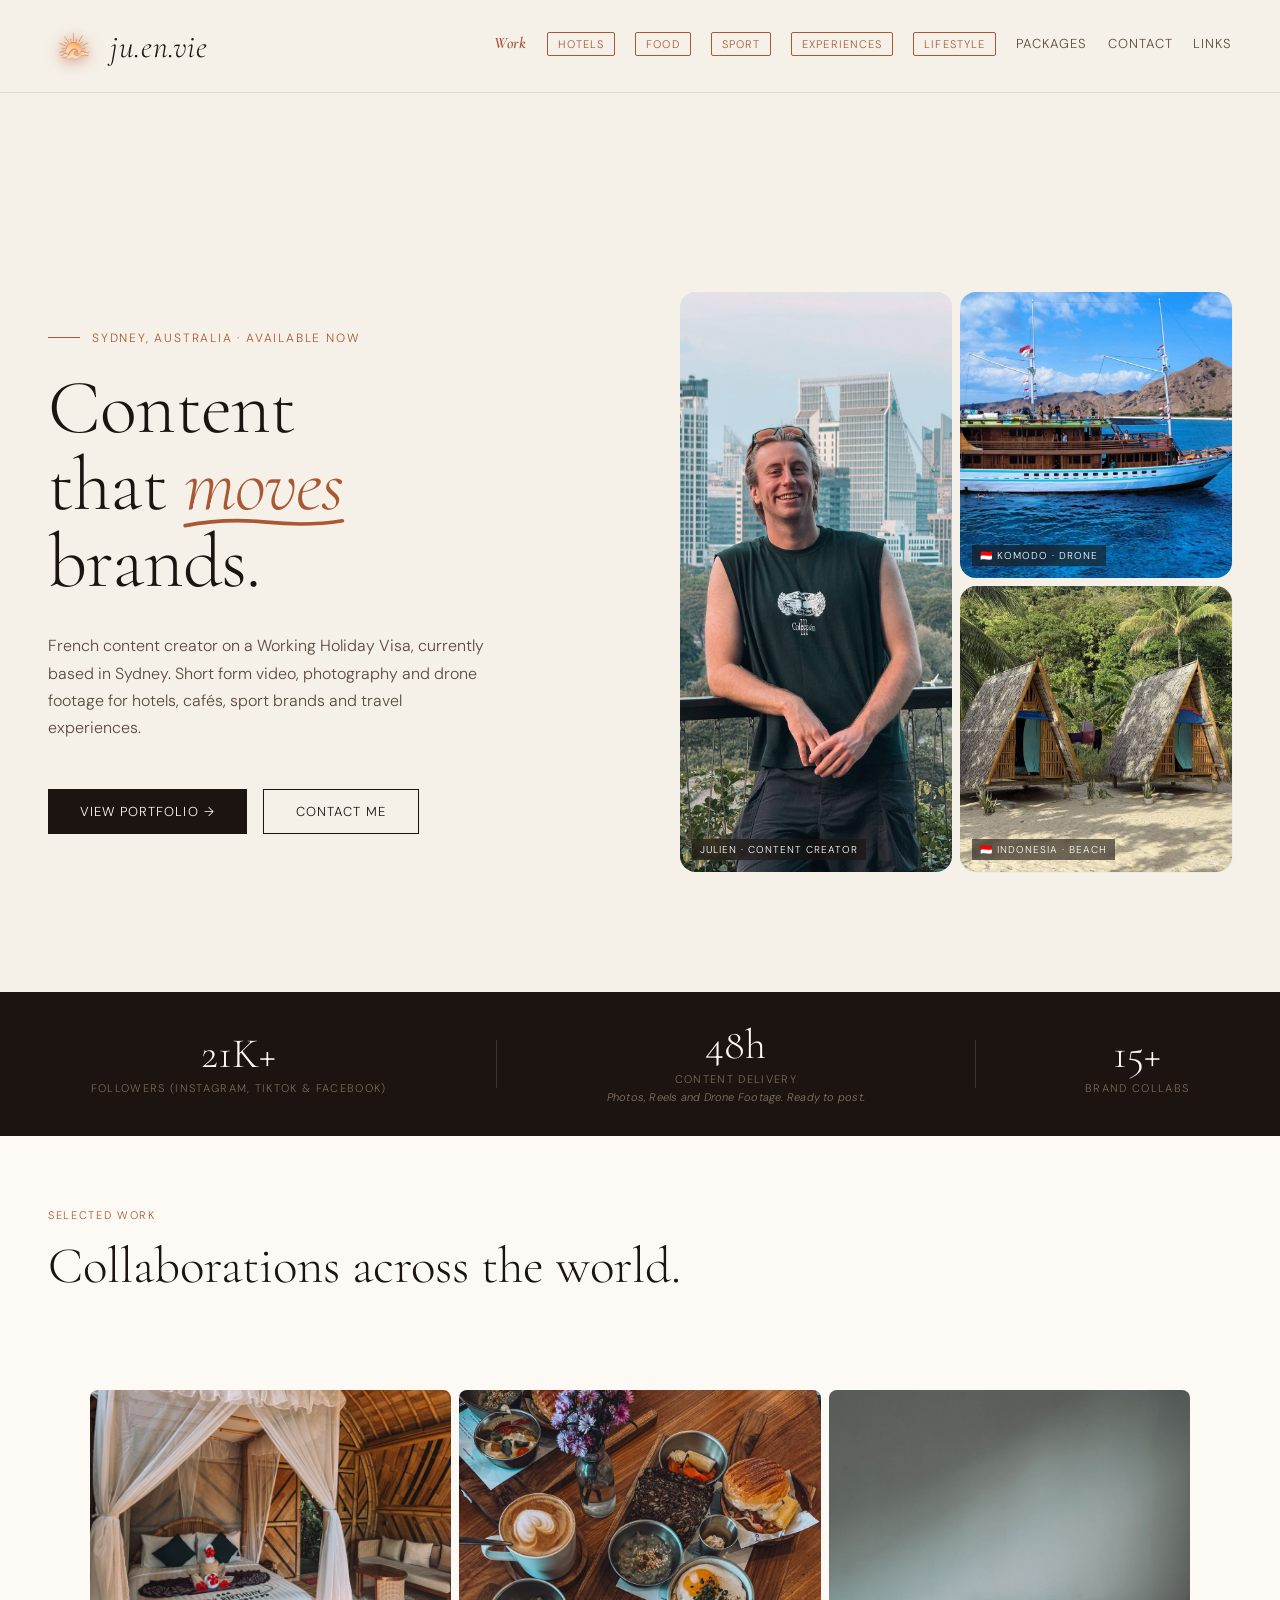
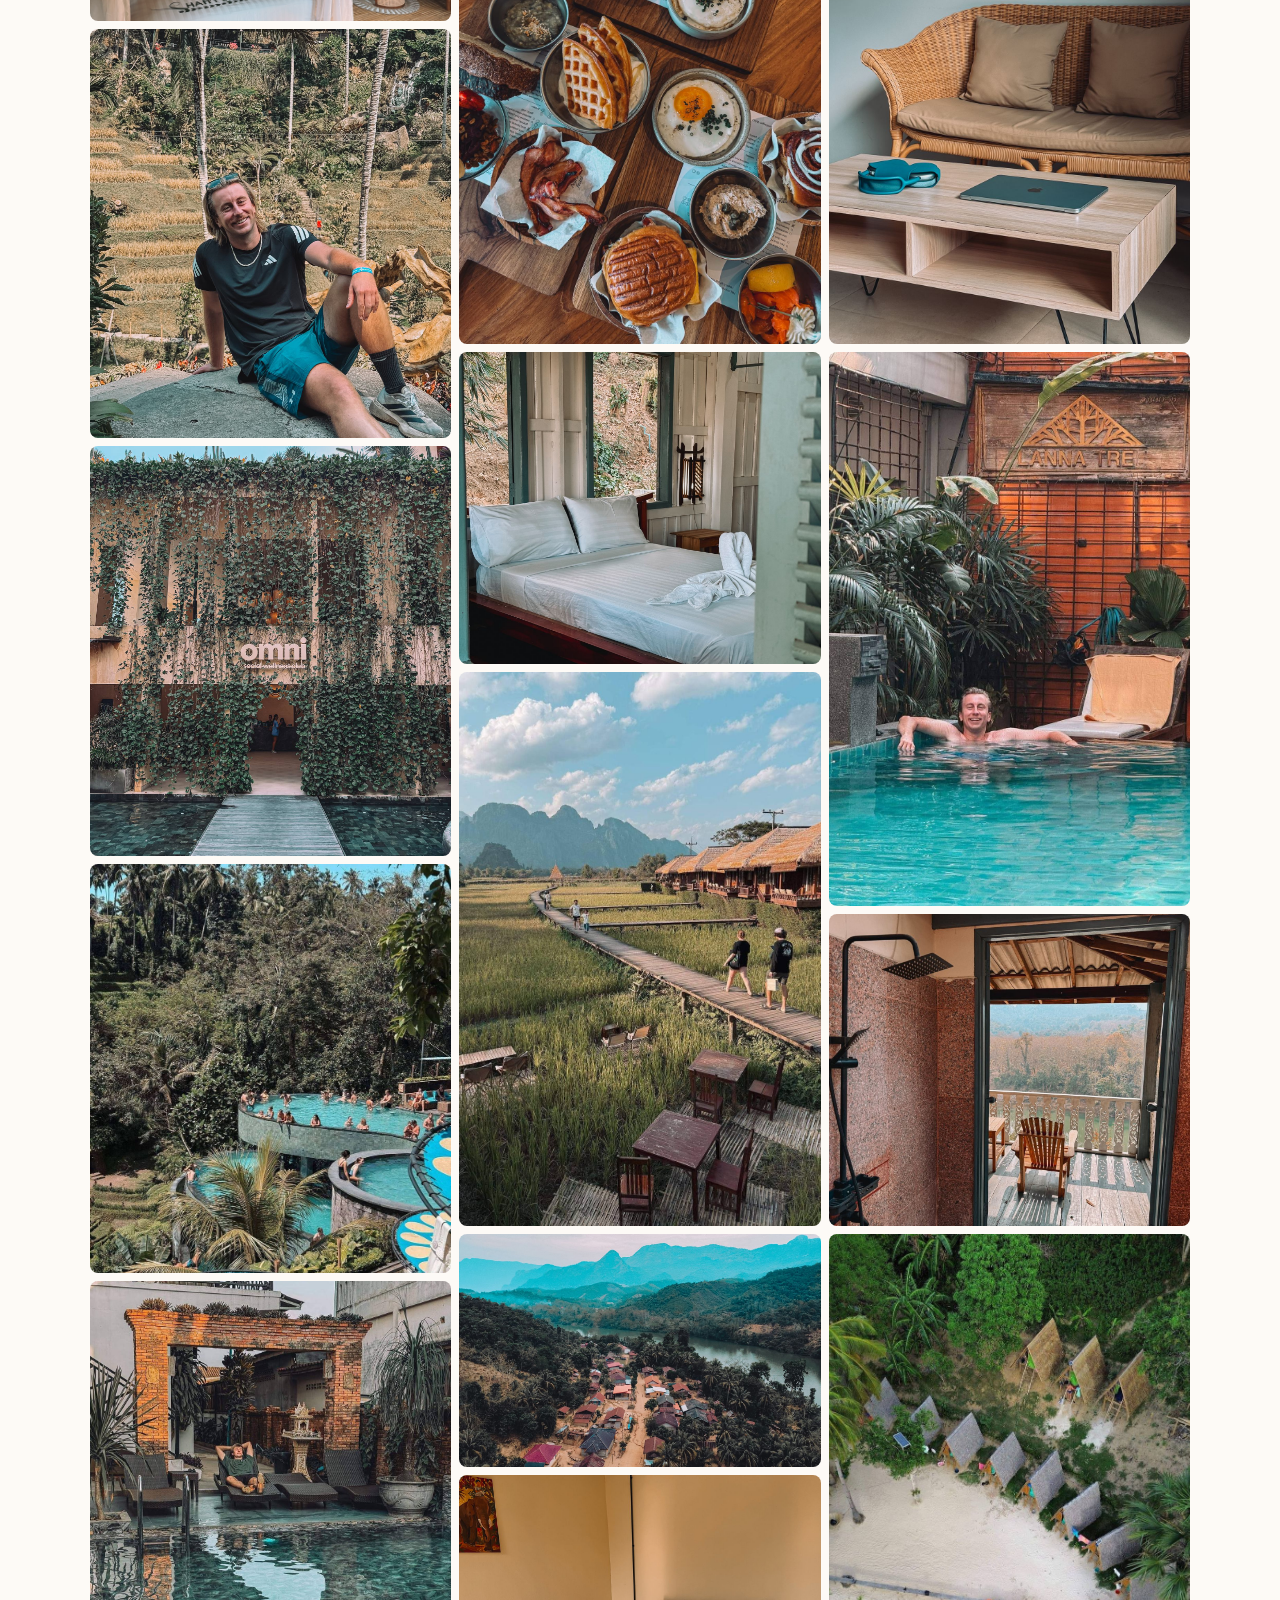
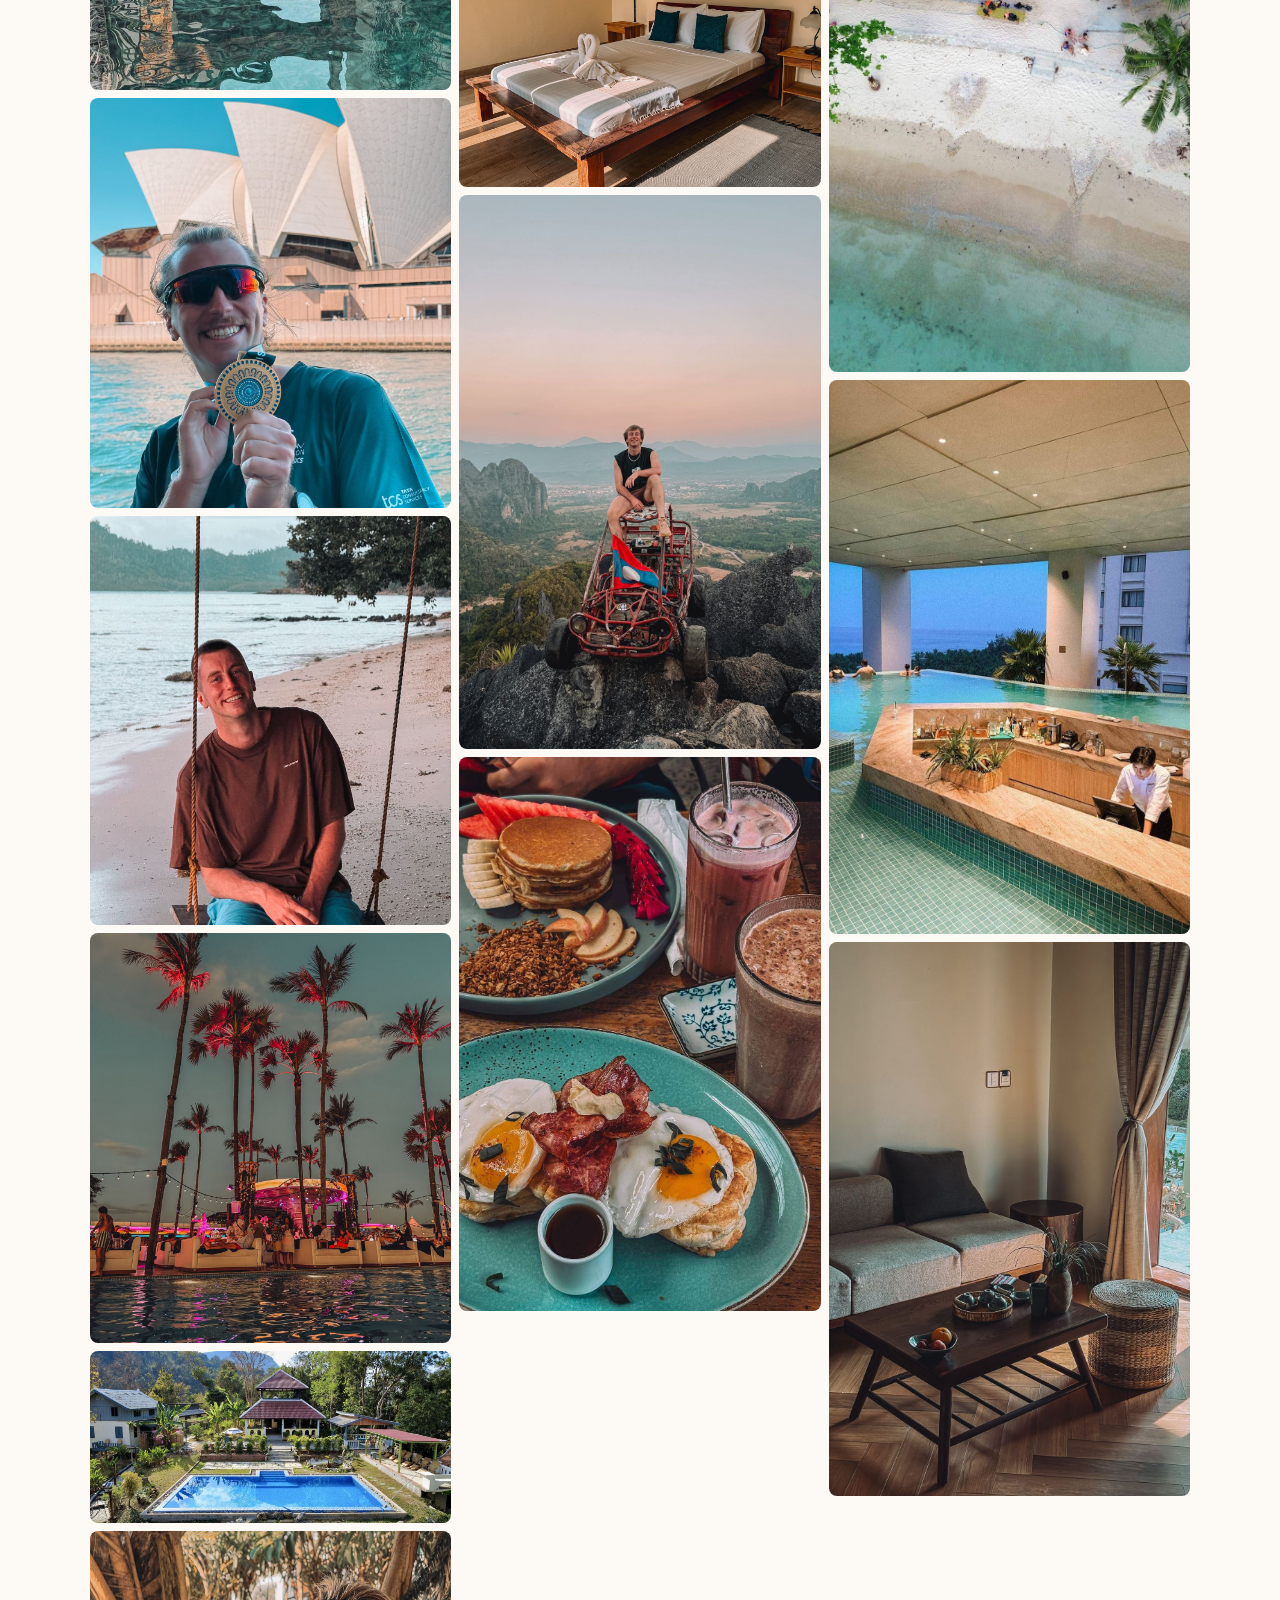
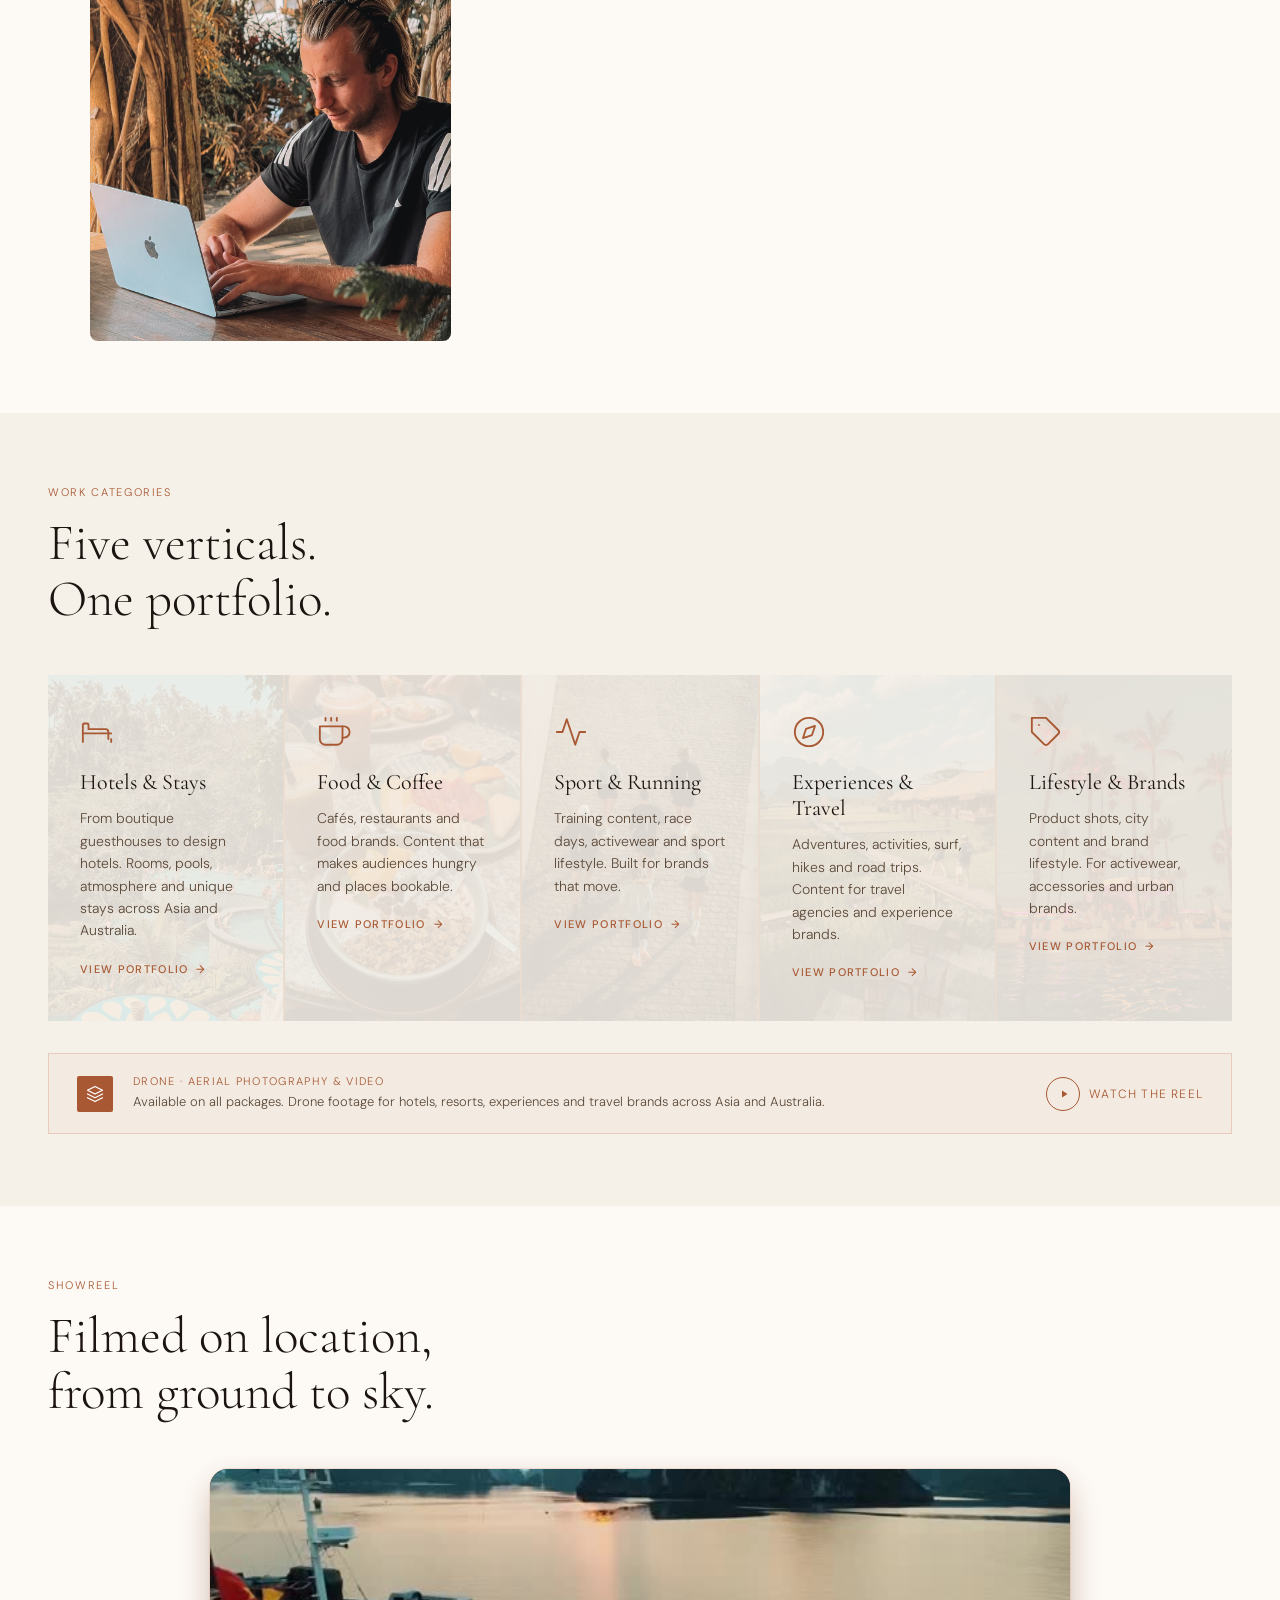
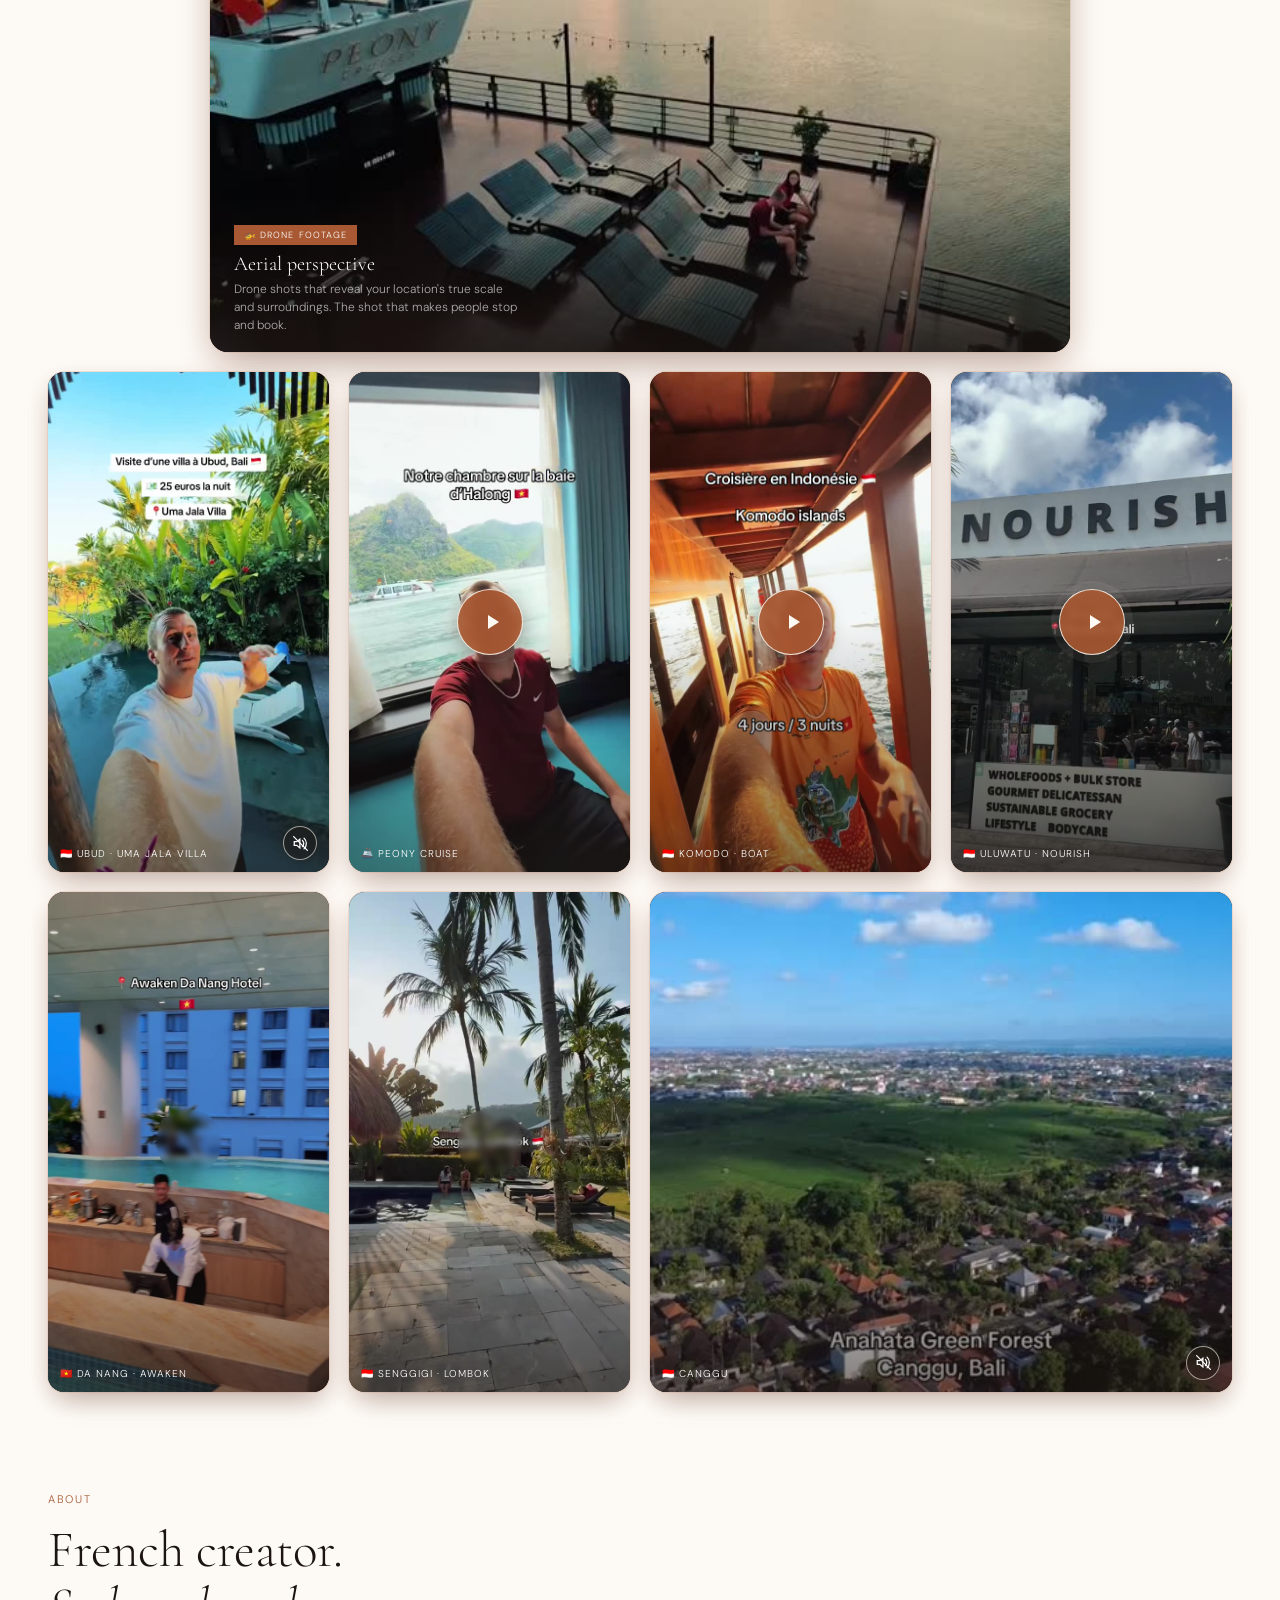
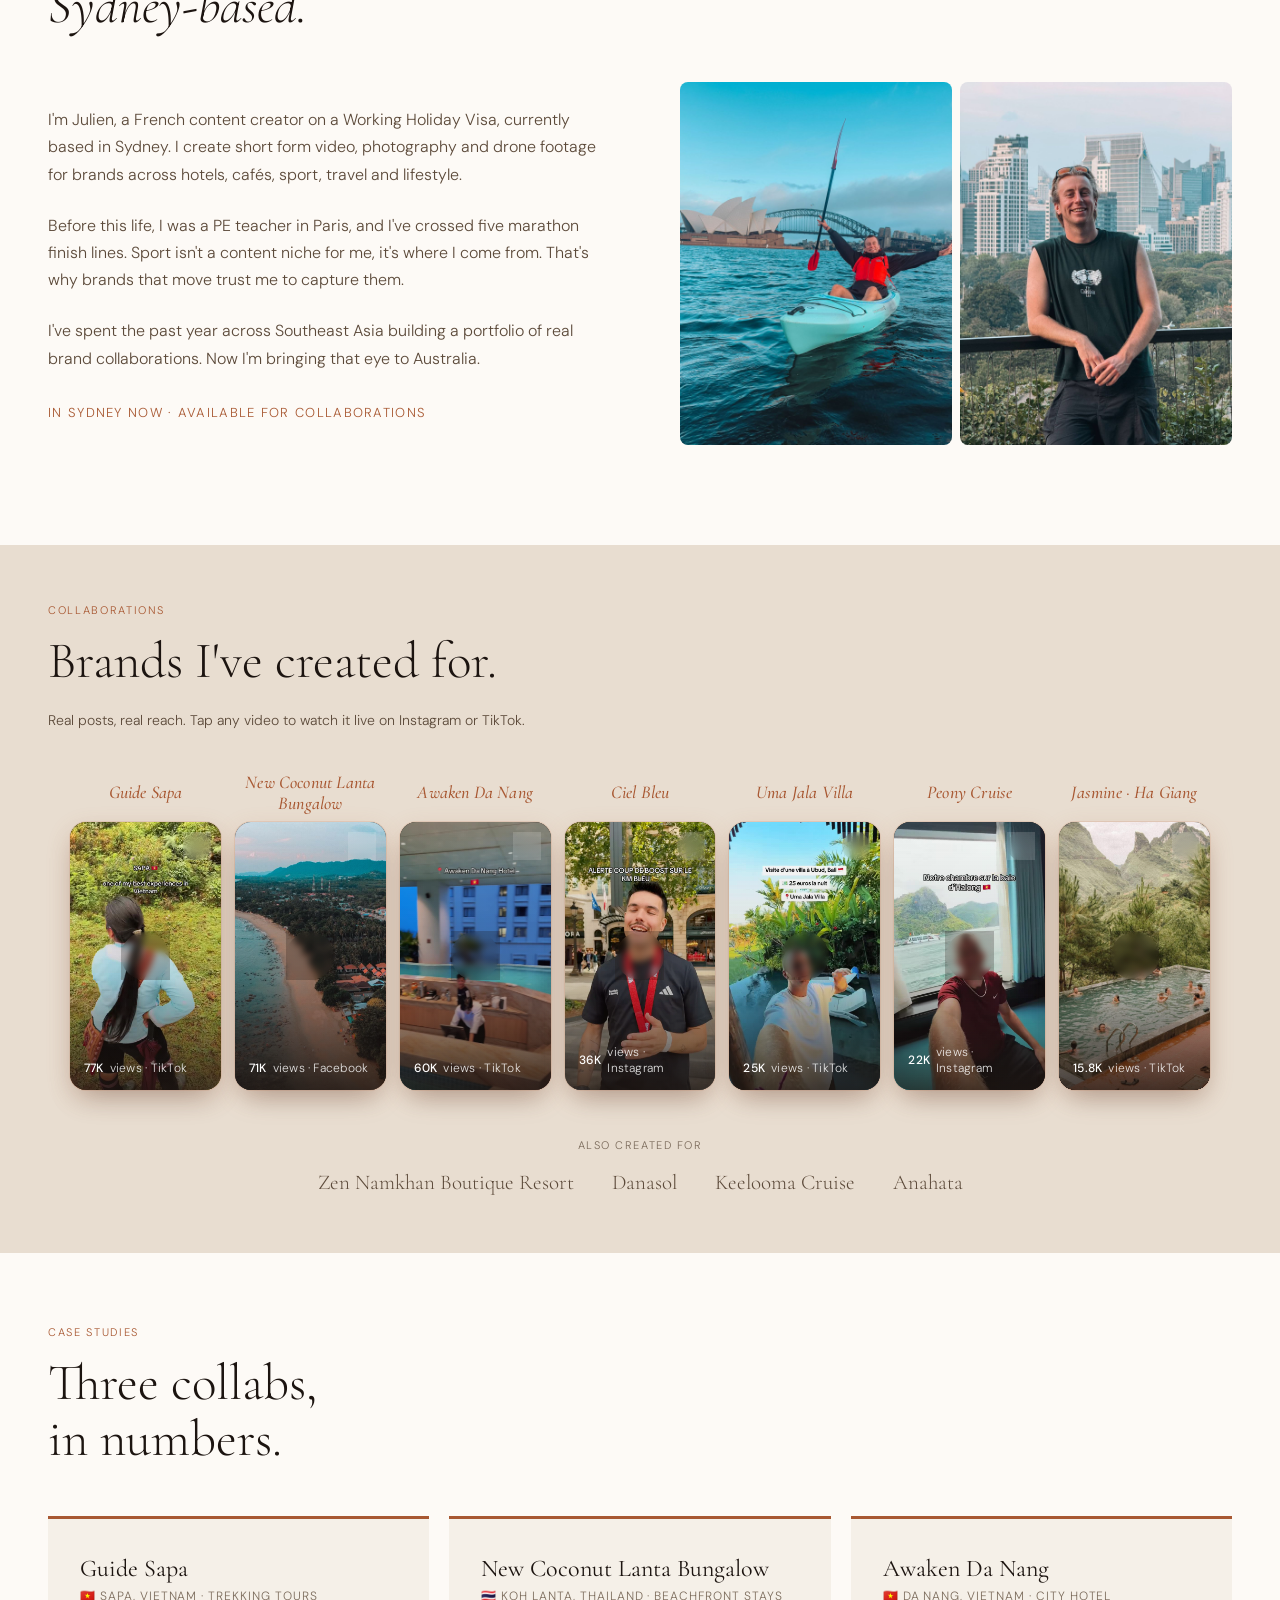
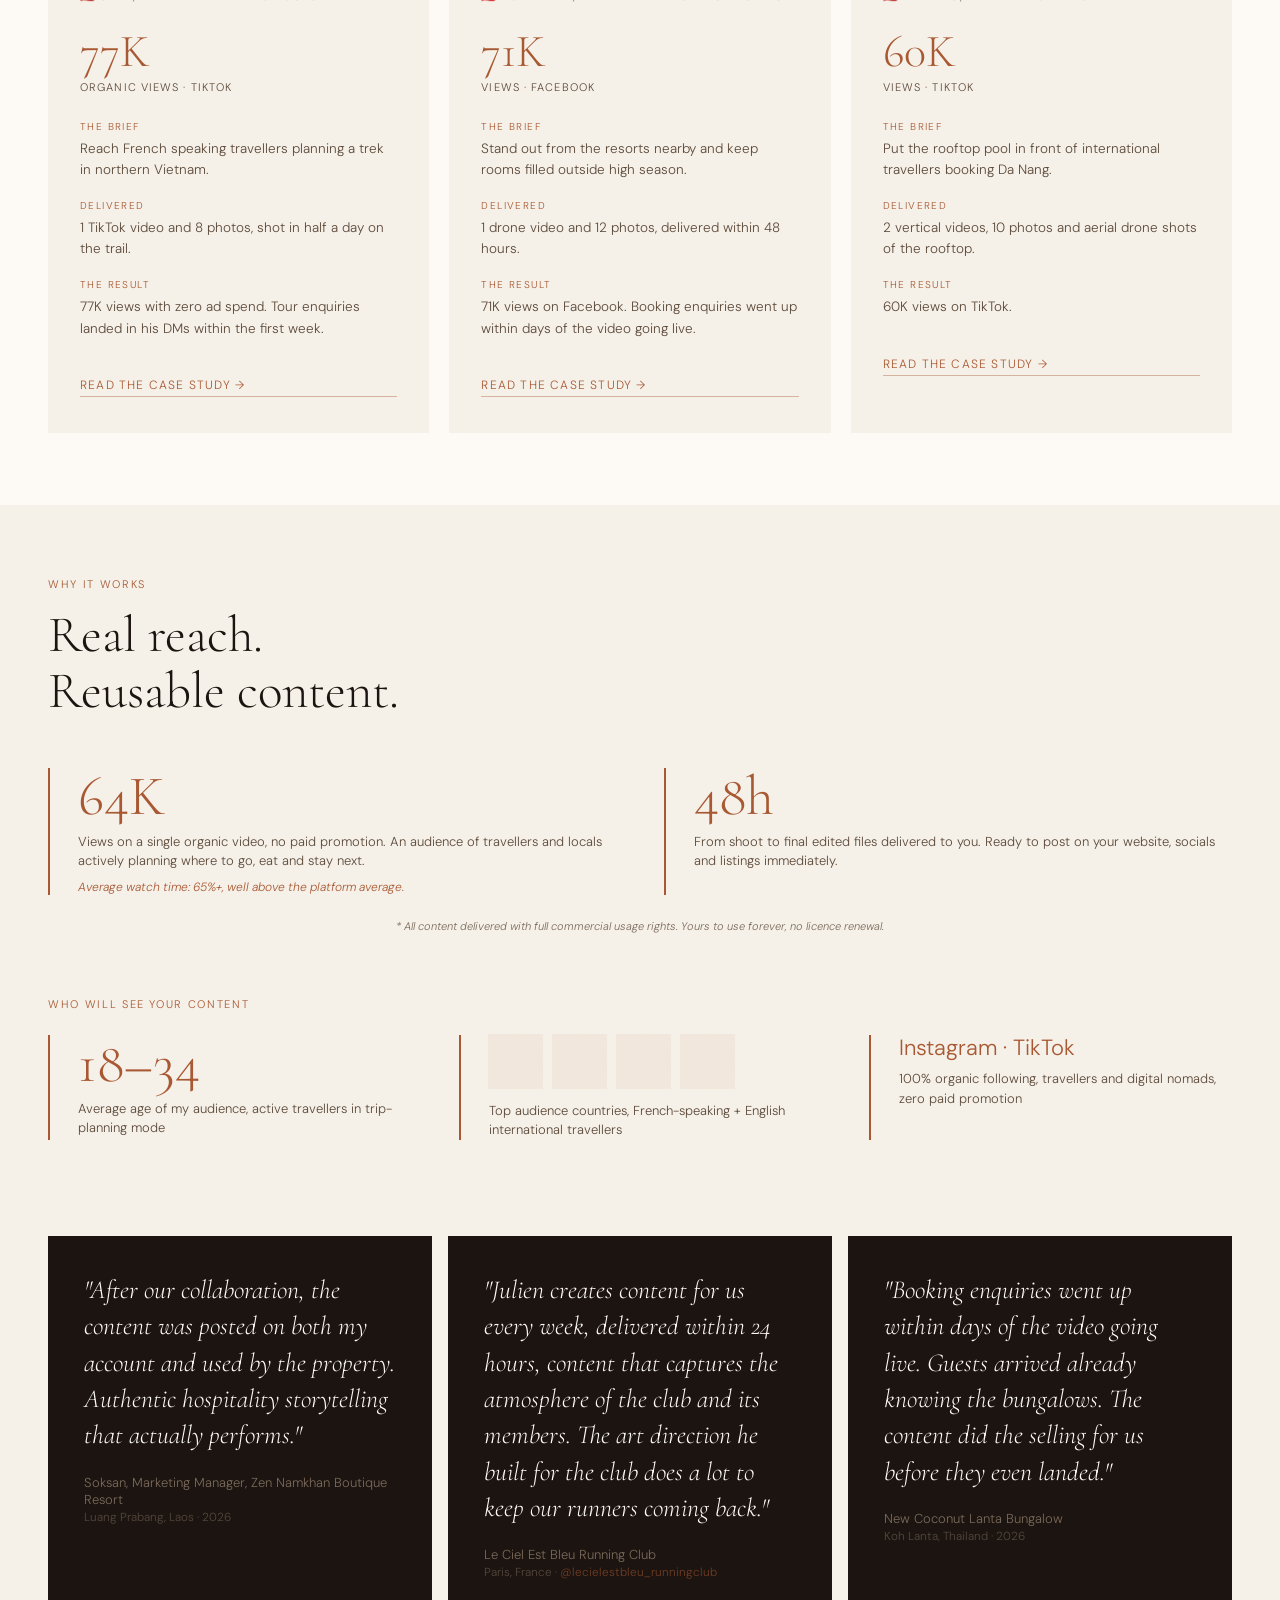
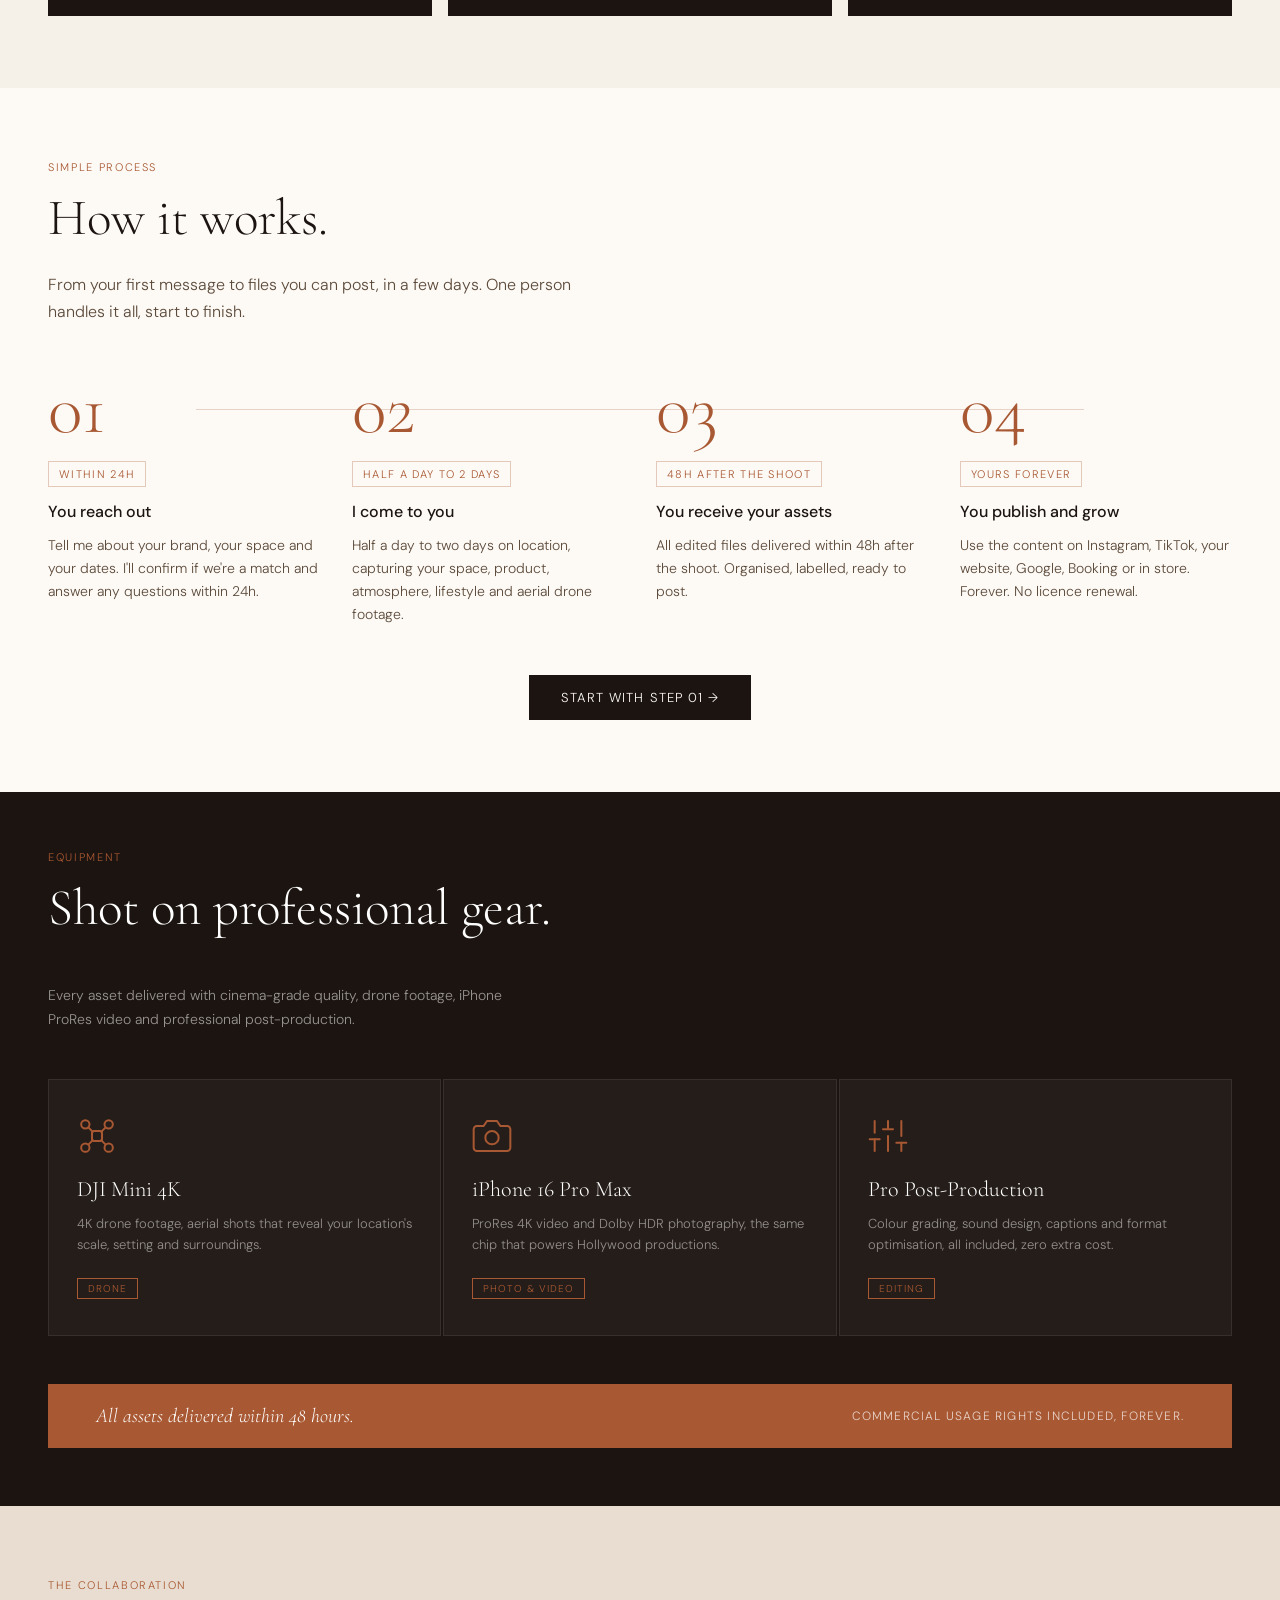
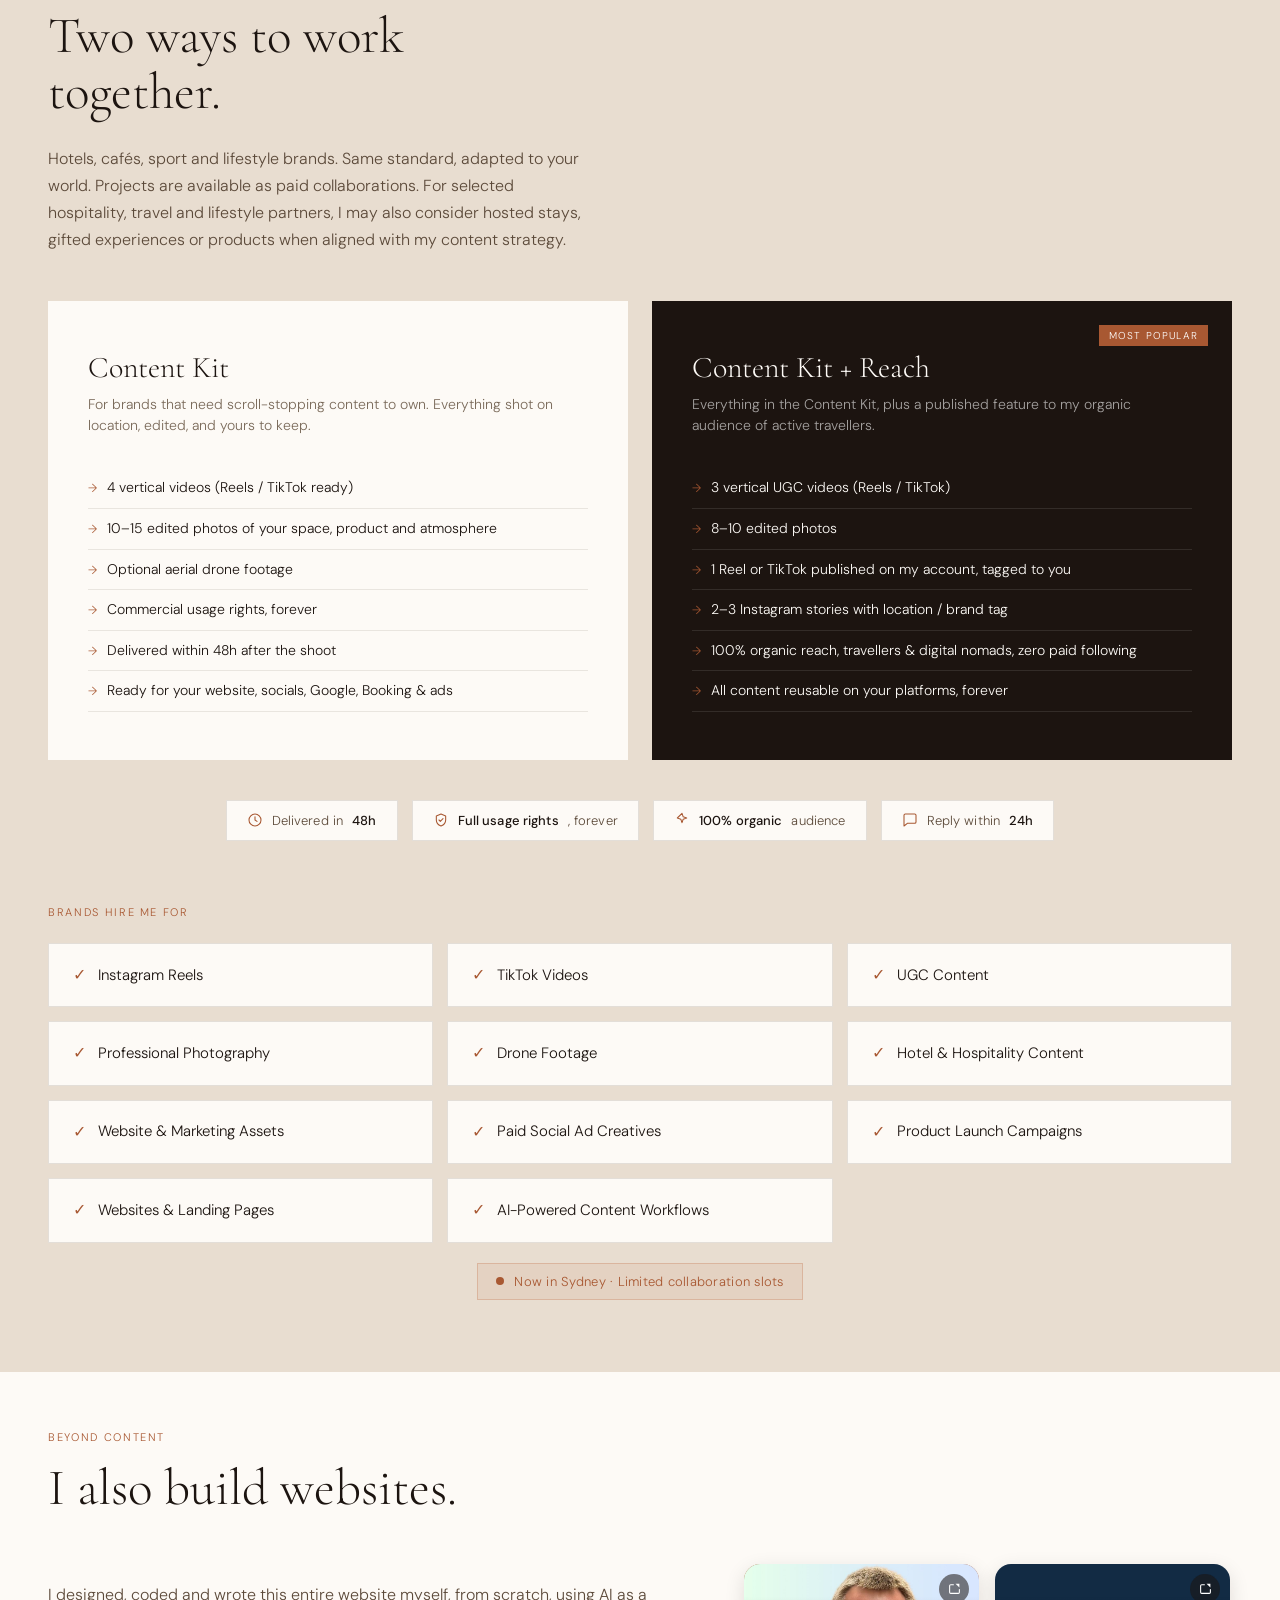
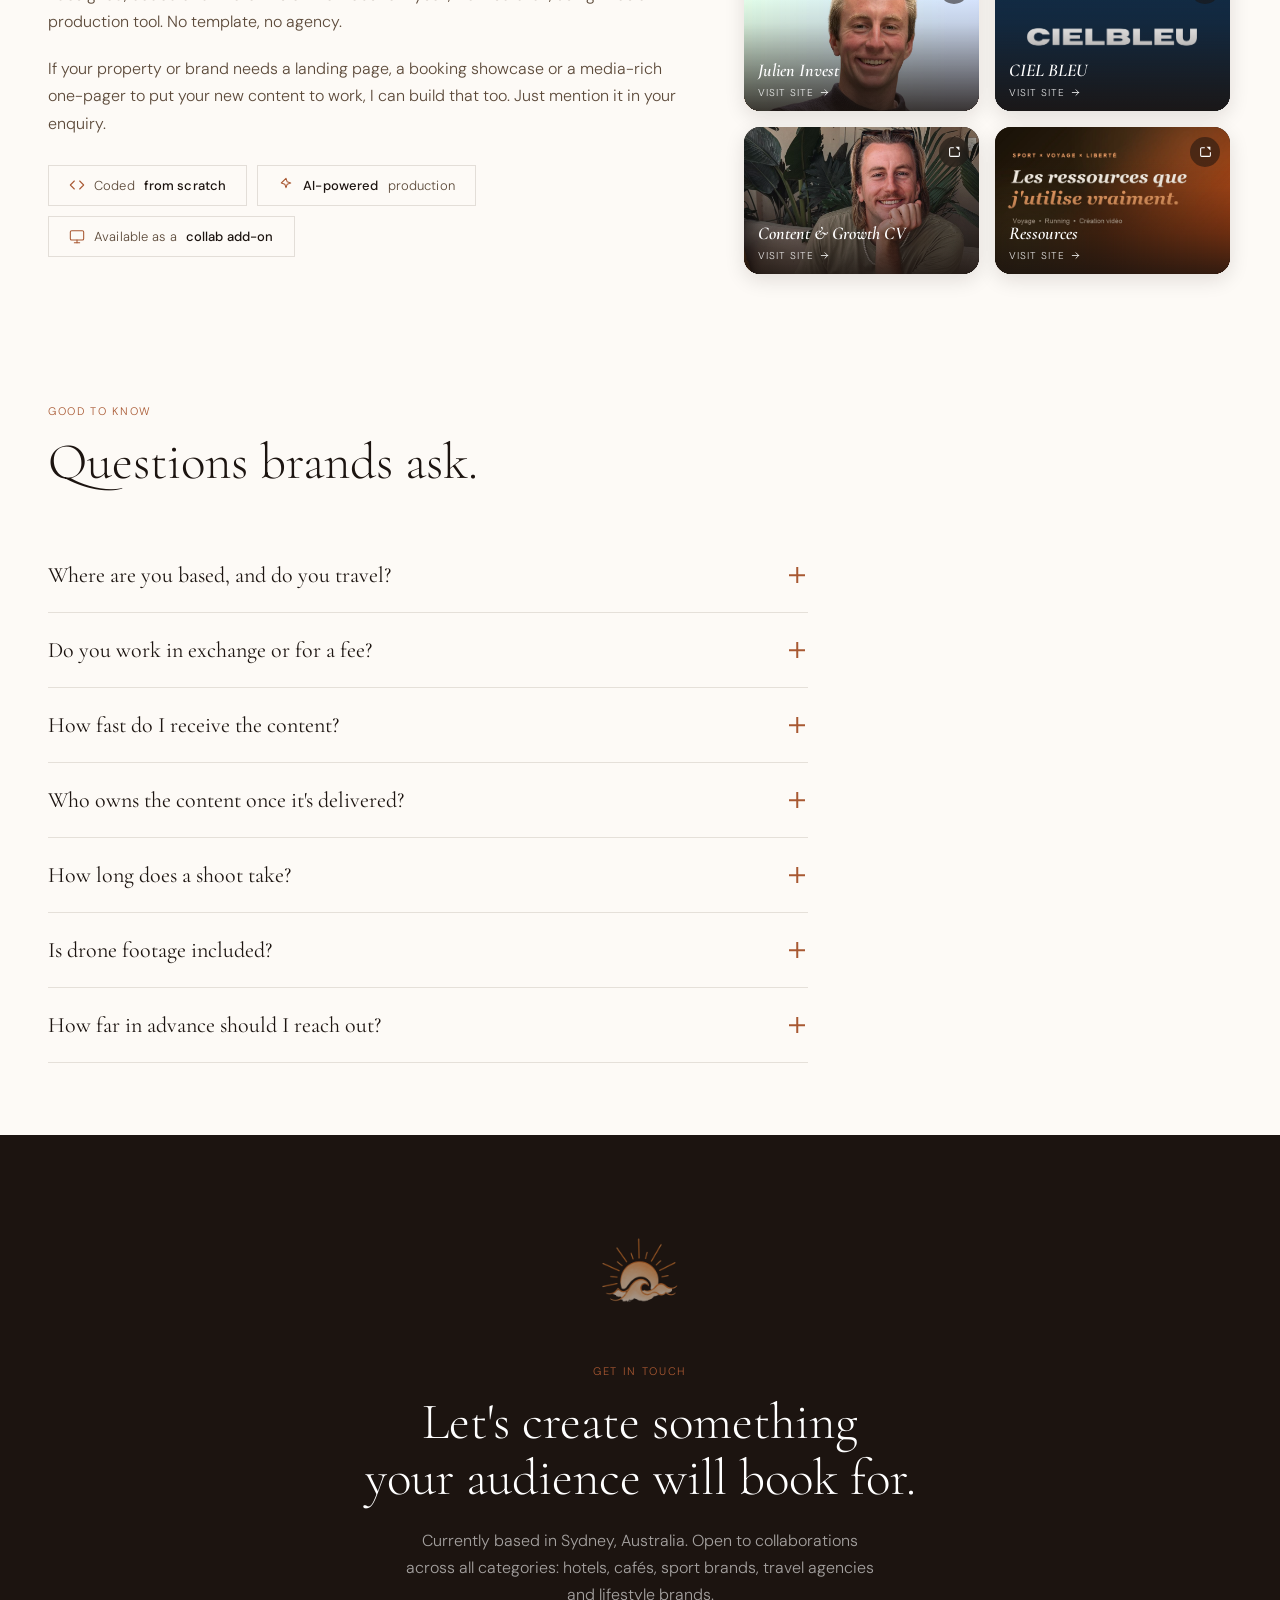
<file: index.html>
<!DOCTYPE html>
<html lang="en">
<head>
<meta charset="UTF-8">
<meta name="viewport" content="width=device-width, initial-scale=1.0">
<meta name="theme-color" content="#F5F0E8">
<meta name="description" content="French content creator based in Sydney on a Working Holiday Visa. Short-form video, photography and drone footage for hotels, cafés, sport brands and travel experiences. Currently in Australia and available in Sydney.">
<meta property="og:title" content="Julien · Content Creator | Sydney, Australia">
<meta property="og:description" content="Short-form video, photography and drone footage for hotels, cafés, sport brands and travel experiences in Sydney and Australia.">
<meta property="og:image" content="https://juenvie.com/images/partage/index.jpg">
<meta property="og:image:width" content="1200">
<meta property="og:image:height" content="630">
<meta property="og:image:alt" content="Julien in front of the Tegalalang rice terraces, Bali">
<meta property="og:type" content="website">
<meta property="og:url" content="https://juenvie.com/">
<meta name="twitter:card" content="summary_large_image">
<meta name="twitter:title" content="Julien · Content Creator | Sydney, Australia">
<meta name="twitter:description" content="Short-form video, photo and drone content for brands in Sydney and Australia. Currently in Australia and available in Sydney.">
<meta name="twitter:image" content="https://juenvie.com/images/partage/index.jpg">
<meta name="twitter:image:alt" content="Julien in front of the Tegalalang rice terraces, Bali">
<link rel="canonical" href="https://juenvie.com/">
<title>Julien · Content Creator | Sydney, Australia</title>
<link rel="icon" type="image/png" sizes="32x32" href="images/favicon-32.png">
<link rel="apple-touch-icon" sizes="180x180" href="images/apple-touch-icon.png">
<link rel="preconnect" href="https://fonts.googleapis.com">
<link rel="preconnect" href="https://fonts.gstatic.com" crossorigin>
<link href="https://fonts.googleapis.com/css2?family=Cormorant+Garamond:ital,wght@0,300;0,400;0,600;1,300;1,400&family=DM+Sans:wght@300;400;500&display=swap" rel="stylesheet">
<style>
  :root {
    --cream: #F5F0E8;
    --sand: #E8DDD0;
    --terracotta: #A85832;
    --deep: #1C1410;
    --mid: #5C4A3A;
    --light: #7A6A5A;
    --accent: #A85832;
    --white: #FDFAF6;
  }

  * { margin: 0; padding: 0; box-sizing: border-box; }

  html { scroll-behavior: smooth; }

  body {
    background: var(--cream);
    color: var(--deep);
    font-family: 'DM Sans', sans-serif;
    font-weight: 300;
    overflow-x: hidden;
  }

  /* NAV */
  nav {
    position: fixed; top: 0; left: 0; right: 0; z-index: 1001;
    display: flex; justify-content: space-between; align-items: center;
    padding: 20px 48px;
    background: rgba(245,240,232,0.92);
    backdrop-filter: blur(12px);
    border-bottom: 1px solid rgba(92,74,58,0.12);
  }
  .nav-logo {
    font-family: 'Cormorant Garamond', serif;
    font-size: 32px; font-weight: 300; font-style: italic;
    letter-spacing: 0.02em; color: var(--deep);
    text-decoration: none;
  }
  .nav-links {
    display: flex; gap: 20px; list-style: none; margin: 0; padding: 0 48px;
    position: fixed; top: 0; right: 0; height: 85px; align-items: center; z-index: 1001;
  }
  .nav-active { color: var(--terracotta) !important; }
  .nav-links .nav-home a {
    font-family: 'Cormorant Garamond', serif; font-style: italic; font-weight: 600;
    color: var(--terracotta) !important; text-transform: none !important;
    letter-spacing: 0.02em !important; font-size: 16px !important;
  }
  .nav-links .nav-home a:hover { color: var(--deep) !important; }
  .hamburger {
    display: none;
    flex-direction: column;
    justify-content: center;
    gap: 5px;
    cursor: pointer;
    padding: 8px;
    z-index: 101;
    background: none;
    border: none;
  }
  .hamburger span {
    display: block;
    width: 24px;
    height: 2px;
    background: var(--deep);
    transition: all 0.3s ease;
    transform-origin: center;
  }
  .hamburger.open span:nth-child(1) { transform: translateY(7px) rotate(45deg); }
  .hamburger.open span:nth-child(2) { opacity: 0; }
  .hamburger.open span:nth-child(3) { transform: translateY(-7px) rotate(-45deg); }
  .nav-links a {
    font-size: 13px; letter-spacing: 0.08em; text-transform: uppercase;
    color: var(--mid); text-decoration: none; transition: color 0.2s;
  }
  .nav-links a:hover { color: var(--terracotta); }
  .nav-links .nav-cat a { border: 1px solid var(--terracotta) !important; color: var(--terracotta) !important; padding: 4px 10px !important; border-radius: 2px !important; font-size: 11px !important; letter-spacing: 0.1em !important; }
  .nav-links .nav-cat a:hover, .nav-links .nav-cat a.nav-active { background: var(--terracotta) !important; color: white !important; }
  .nav-sep { display: none; }
  .btn-portfolio {
    display: inline-flex; align-items: center; justify-content: center; gap: 8px;
    padding: 13px 32px;
    border: 1px solid var(--terracotta); color: var(--terracotta);
    font-size: 13px; letter-spacing: 0.08em; text-transform: uppercase;
    text-decoration: none; transition: all 0.25s;
  }
  .btn-portfolio:hover { background: var(--terracotta); color: white; }
  .portfolio-cta-block {
    margin-top: 56px; padding: 48px 32px;
    background: var(--deep); text-align: center;
  }
  .portfolio-cta-block p { font-family: 'Cormorant Garamond',serif; font-size: 22px; font-weight:300; font-style:italic; color: rgba(255,255,255,0.75); margin-bottom: 20px; }
  .btn-portfolio-big {
    display: inline-block; padding: 18px 56px;
    background: var(--terracotta); color: white;
    font-size: 13px; letter-spacing: 0.12em; text-transform: uppercase;
    text-decoration: none; transition: background 0.25s;
    font-family: 'DM Sans', sans-serif;
  }
  .btn-portfolio-big:hover { background: #b05e38; }
  .portfolio-cta-center { text-align: center; padding: 56px 24px; }

  /* HERO */
  .hero {
    min-height: 100vh;
    display: grid; grid-template-columns: 1fr 1fr;
    align-items: center;
    padding: 0 48px;
    padding-top: 80px;
    gap: 80px;
  }
  .hero-text { max-width: 560px; }
  .hero-eyebrow {
    font-size: 12px; letter-spacing: 0.15em; text-transform: uppercase;
    color: var(--terracotta); margin-bottom: 24px;
    display: flex; align-items: center; gap: 12px;
  }
  .hero-eyebrow::before {
    content: ''; width: 32px; height: 1px; background: var(--terracotta);
  }
  .hero-title {
    font-family: 'Cormorant Garamond', serif;
    font-size: clamp(52px, 6vw, 88px);
    font-weight: 300; line-height: 1.0;
    letter-spacing: -0.01em;
    margin-bottom: 32px;
  }
  .hero-title em { font-style: italic; color: var(--terracotta); }
  .mobile-br { display: none; }
  .hero-sub {
    font-size: 16px; line-height: 1.7; color: var(--mid);
    margin-bottom: 48px; max-width: 440px;
  }
  .hero-ctas { display: flex; gap: 16px; flex-wrap: wrap; }
  .btn-primary {
    display: inline-block; padding: 14px 32px;
    background: var(--deep); color: var(--white);
    font-size: 13px; letter-spacing: 0.08em; text-transform: uppercase;
    text-decoration: none; transition: all 0.25s;
  }
  .btn-primary:hover { background: var(--terracotta); }
  .btn-secondary {
    display: inline-block; padding: 13px 32px;
    border: 1px solid var(--deep); color: var(--deep);
    font-size: 13px; letter-spacing: 0.08em; text-transform: uppercase;
    text-decoration: none; transition: all 0.25s;
  }
  .btn-secondary:hover { border-color: var(--terracotta); color: var(--terracotta); }

  .hero-visual {
    display: grid;
    grid-template-columns: 1fr 1fr;
    grid-template-rows: auto auto;
    gap: 8px;
    height: 580px;
  }
  .hero-img {
    background: var(--sand);
    position: relative;
    border-radius: 16px;
  }
  .hero-img:first-child { grid-row: span 2; }
  .hero-img img {
    width: 100%; height: 100%;
    object-fit: cover;
    display: block;
  }
  .hero-img-label {
    position: absolute; bottom: 12px; left: 12px;
    font-size: 10px; letter-spacing: 0.1em; text-transform: uppercase;
    color: white; background: rgba(28,20,16,0.6);
    padding: 4px 8px; backdrop-filter: blur(4px);
  }

  /* HERO FLIP CARDS */
  .flip-card {
    perspective: 1600px;
    cursor: pointer;
  }
  .flip-card-inner {
    position: relative; width: 100%; height: 100%;
    transition: transform 0.7s cubic-bezier(0.4, 0.2, 0.2, 1);
    transform-style: preserve-3d;
  }
  .flip-card-face {
    position: absolute; inset: 0;
    overflow: hidden;
    border-radius: 16px;
    backface-visibility: hidden;
    -webkit-backface-visibility: hidden;
  }
  .flip-card-back { transform: rotateY(180deg); }
  .flip-card.is-flipped .flip-card-inner { transform: rotateY(180deg); }
  @media (hover: hover) and (pointer: fine) {
    .flip-card:hover .flip-card-inner { transform: rotateY(180deg); }
  }
  /* Intro : les cartes arrivent côté verso, puis se retournent une à une (JS) */
  .has-js .flip-card.intro-back .flip-card-inner { transform: rotateY(180deg); }

  /* STATS BAR */
  .stats-bar {
    background: var(--deep);
    padding: 32px 48px;
    display: flex; justify-content: space-around; align-items: center;
    flex-wrap: wrap; gap: 24px;
  }
  .stat { text-align: center; }
  .stat-number {
    font-family: 'Cormorant Garamond', serif;
    font-size: 42px; font-weight: 300; color: var(--white);
    line-height: 1;
  }
  .stat-label {
    font-size: 11px; letter-spacing: 0.12em; text-transform: uppercase;
    color: var(--light); margin-top: 6px;
  }
  .stat-divider { width: 1px; height: 48px; background: rgba(255,255,255,0.15); }

  /* SECTION BASE */
  section { padding: 72px 48px; }
  .section-label {
    font-size: 11px; letter-spacing: 0.15em; text-transform: uppercase;
    color: var(--terracotta); margin-bottom: 16px;
  }
  .section-title {
    font-family: 'Cormorant Garamond', serif;
    font-size: clamp(36px, 4vw, 56px);
    font-weight: 300; line-height: 1.1;
    margin-bottom: 48px;
  }

  /* Space under the fixed nav (was the availability banner's margin) */
  .nav-spacer { height: 92px; }

  /* BALI AVAILABILITY BANNER */
  .bali-banner {
    background: var(--terracotta);
    margin-top: 92px;
    padding: 20px 48px;
    display: flex; justify-content: space-between; align-items: center;
    flex-wrap: wrap; gap: 12px;
  }
  .bali-banner-text {
    color: white;
    font-size: 15px; font-weight: 400;
  }
  .bali-banner-text strong {
    font-family: 'Cormorant Garamond', serif;
    font-size: 20px; font-style: italic;
  }
  .bali-tag {
    background: rgba(255,255,255,0.2);
    color: white; padding: 6px 16px;
    font-size: 12px; letter-spacing: 0.1em; text-transform: uppercase;
    border: 1px solid rgba(255,255,255,0.4);
  }

  /* WHAT I CREATE */
  .services-grid {
    display: grid; grid-template-columns: repeat(5, 1fr);
    gap: 2px; background: var(--sand);
    margin-top: 48px;
  }
  .service-card {
    background: var(--cream); padding: 40px 32px;
    transition: background 0.25s;
    position: relative; overflow: hidden;
  }
  .service-card:hover { background: var(--white); }
  .service-bg { position: absolute; inset: 0; pointer-events: none; }
  .service-bg img {
    width: 100%; height: 100%; object-fit: cover; display: block;
    opacity: 0.10; transition: opacity 0.35s ease, transform 0.6s ease;
  }
  .service-card:hover .service-bg img { opacity: 0.18; transform: scale(1.05); }
  .service-card .vert-icon, .service-card .service-name,
  .service-card .service-desc, .service-card .service-cta { position: relative; z-index: 1; }
  .service-cta {
    margin-top: 20px; display: inline-flex; align-items: center; gap: 8px;
    font-size: 11px; letter-spacing: 0.12em; text-transform: uppercase;
    color: var(--terracotta); font-weight: 500;
  }
  .service-cta .arr { display: inline-block; transition: transform 0.3s cubic-bezier(0.22, 1, 0.36, 1); }
  .service-card:hover .service-cta .arr { transform: translateX(5px); }
  .swipe-hint { display: none; }
  .service-icon { font-size: 28px; margin-bottom: 20px; }
  .service-name {
    font-family: 'Cormorant Garamond', serif;
    font-size: 22px; font-weight: 400; margin-bottom: 12px;
  }
  .service-desc { font-size: 14px; color: var(--mid); line-height: 1.6; }

  /* BRANDS HIRE ME FOR */
  .hire-grid {
    display: grid; grid-template-columns: repeat(3, 1fr);
    gap: 14px; margin-top: 48px;
  }
  .hire-card {
    display: flex; align-items: center; gap: 12px;
    padding: 20px 24px; background: var(--white);
    border: 1px solid rgba(92,74,58,0.16);
    font-size: 15px; color: var(--deep); line-height: 1.4;
  }
  .hire-card .hire-check {
    flex-shrink: 0; color: var(--terracotta);
    font-size: 16px; font-weight: 500;
  }
  @media (max-width: 900px) {
    .hire-grid { grid-template-columns: repeat(2, 1fr); }
  }
  @media (max-width: 480px) {
    .hire-grid { grid-template-columns: 1fr; }
  }

  /* PORTFOLIO GRID */
  .portfolio-section { background: var(--white); }

  /* Portfolio gallery — 3 explicit flex columns (parallax-ready) */
  .portfolio-gallery {
    display: flex;
    gap: 8px;
    max-width: 1100px;
    margin: 96px auto 0;
    align-items: flex-start;
  }
  .portfolio-gallery .col {
    flex: 1;
    display: flex;
    flex-direction: column;
    gap: 8px;
    min-width: 0;
  }

  .gallery-card {
    position: relative;
    overflow: hidden;
    cursor: pointer;
    border-radius: 8px;
  }

  .gallery-card img {
    width: 100%;
    height: auto;
    display: block;
    transition: transform 0.5s ease;
  }

  .gallery-card:hover img { transform: scale(1.03); }

  .portfolio-overlay {
    position: absolute; inset: 0;
    background: linear-gradient(to top, rgba(28,20,16,0.72) 0%, transparent 55%);
    opacity: 0; transition: opacity 0.3s;
    display: flex; align-items: flex-end; padding: 16px;
  }

  .gallery-card:hover .portfolio-overlay { opacity: 1; }

  .portfolio-tag {
    font-size: 11px; letter-spacing: 0.1em; text-transform: uppercase;
    color: white;
  }

  /* BALI SECTION */
  .bali-photos {
    display: grid;
    grid-template-columns: 1fr 1fr 1fr 1fr;
    gap: 8px;
    margin-top: 40px;
  }
  .bali-photo-placeholder {
    background: var(--sand);
    aspect-ratio: 4 / 3;
    display: flex;
    align-items: center;
    justify-content: center;
    font-size: 13px;
    font-style: italic;
    color: var(--light);
  }

  /* PROOF / RESULTS */
  .proof-section { background: var(--cream); }
  .proof-grid {
    display: grid; grid-template-columns: 1fr 1fr;
    gap: 48px; margin-top: 48px;
  }
  .proof-card {
    border-left: 2px solid var(--terracotta);
    padding-left: 28px;
  }
  .proof-card-number {
    font-family: 'Cormorant Garamond', serif;
    font-size: 56px; font-weight: 300; color: var(--terracotta);
    line-height: 1;
  }
  .proof-card-label {
    font-size: 13px; color: var(--mid); margin-top: 8px; line-height: 1.5;
  }
  .proof-collab {
    background: var(--deep); color: var(--white);
    padding: 36px; margin-top: 48px;
  }
  .proof-collab-quote {
    font-family: 'Cormorant Garamond', serif;
    font-size: 26px; font-style: italic; font-weight: 300;
    line-height: 1.4; margin-bottom: 20px;
  }
  .proof-collab-meta { font-size: 13px; color: var(--light); }
  .proof-collabs { display: grid; grid-template-columns: repeat(auto-fit, minmax(280px, 1fr)); gap: 16px; margin-top: 48px; }
  .proof-collab-meta a { color: var(--terracotta); text-decoration: none; }
  .proof-collab-meta a:hover { text-decoration: underline; }

  /* BRAND WALL / PROOF */
  .brands-section { background: var(--sand); padding: 58px 48px; }
  .brands-sub {
    font-size: 14px; color: var(--mid); line-height: 1.6;
    max-width: 520px; margin-top: -28px; margin-bottom: 8px;
    font-family: 'DM Sans', sans-serif;
  }
  .proof-cards {
    display: grid; grid-template-columns: repeat(auto-fit, minmax(130px, 1fr));
    gap: 30px 14px; max-width: 1140px; margin: 40px auto 0;
  }
  .proof-item {
    display: flex; flex-direction: column; gap: 7px; margin: 0;
  }
  .proof-item-brand {
    font-family: 'Cormorant Garamond', serif; font-style: italic;
    font-size: clamp(14px, 1.1vw + 9px, 18px); font-weight: 500;
    color: var(--terracotta); text-align: center; line-height: 1.2;
    letter-spacing: 0.01em; min-height: 2.4em;
    display: flex; align-items: center; justify-content: center;
  }
  .proof-card-link {
    position: relative; display: block; aspect-ratio: 9 / 16;
    overflow: hidden; background: var(--deep); text-decoration: none;
    border-radius: 16px;
    box-shadow: 0 0 0 1px rgba(196,113,74,0.15), 0 8px 24px rgba(196,113,74,0.2), 0 14px 30px -12px rgba(28,20,16,0.35);
    transition: box-shadow 0.35s ease, transform 0.35s ease;
  }
  .proof-card-link:hover {
    transform: translateY(-4px);
    box-shadow: 0 0 0 1.5px rgba(196,113,74,0.35), 0 12px 34px rgba(196,113,74,0.35), 0 20px 42px -12px rgba(28,20,16,0.4);
  }
  .proof-card-link img {
    width: 100%; height: 100%; object-fit: cover; display: block;
    transition: transform 0.6s cubic-bezier(.22,1,.36,1);
  }
  .proof-card-link:hover img { transform: scale(1.06); }
  .pcl-overlay {
    position: absolute; inset: 0; padding: 14px;
    display: flex; flex-direction: column; justify-content: flex-end;
    background: linear-gradient(to top, rgba(28,20,16,0.82) 0%, rgba(28,20,16,0.15) 42%, transparent 100%);
  }
  .pcl-platform {
    position: absolute; top: 10px; right: 10px;
    width: 28px; height: 28px; border-radius: 50%;
    background: rgba(255,255,255,0.16);
    backdrop-filter: blur(6px); -webkit-backdrop-filter: blur(6px);
    display: flex; align-items: center; justify-content: center;
  }
  .pcl-platform svg { width: 15px; height: 15px; fill: white; }
  .pcl-play {
    position: absolute; top: 50%; left: 50%; transform: translate(-50%, -50%);
    width: 48px; height: 48px; border-radius: 50%;
    border: 1.5px solid rgba(255,255,255,0.7);
    background: rgba(28,20,16,0.25);
    backdrop-filter: blur(3px); -webkit-backdrop-filter: blur(3px);
    display: flex; align-items: center; justify-content: center;
    transition: background 0.25s, border-color 0.25s;
  }
  .pcl-play svg { width: 18px; height: 18px; fill: white; margin-left: 2px; }
  .proof-card-link:hover .pcl-play { background: rgba(196,113,74,0.92); border-color: var(--terracotta); }
  .pcl-brand {
    color: white; font-family: 'Cormorant Garamond', serif;
    font-size: 17px; font-weight: 400; line-height: 1.2;
  }
  .pcl-views {
    margin-top: 4px; font-size: 12px; letter-spacing: 0.02em;
    color: rgba(255,255,255,0.85); display: flex; align-items: center; gap: 6px;
    font-family: 'DM Sans', sans-serif;
  }
  .pcl-views strong { color: white; font-weight: 500; }
  .brands-also-label {
    text-align: center; font-size: 11px; letter-spacing: 0.14em;
    text-transform: uppercase; color: var(--light); margin: 48px 0 0;
  }
  .brands-wall {
    display: flex; flex-wrap: wrap;
    justify-content: center; align-items: center;
    column-gap: 38px; row-gap: 14px;
    max-width: 840px; margin: 18px auto 0;
  }
  .brand-name {
    line-height: 1.2; text-align: center;
    font-family: 'Cormorant Garamond', serif;
    font-size: clamp(17px, 1.8vw, 21px); font-weight: 300; color: var(--mid);
    transition: color 0.25s;
  }
  .brand-name:hover { color: var(--terracotta); }

  /* CASE STUDIES */
  .case-section { background: var(--white); }
  .case-grid {
    display: grid; grid-template-columns: repeat(3, 1fr);
    gap: 20px; margin-top: 48px;
  }
  .case-card {
    background: var(--cream);
    border-top: 3px solid var(--terracotta);
    padding: 36px 32px;
    display: flex; flex-direction: column;
  }
  .case-brand {
    font-family: 'Cormorant Garamond', serif;
    font-size: 24px; font-weight: 400; line-height: 1.2;
    margin-bottom: 4px;
  }
  .case-location { font-size: 12px; letter-spacing: 0.08em; text-transform: uppercase; color: var(--light); margin-bottom: 24px; }
  .case-number {
    font-family: 'Cormorant Garamond', serif;
    font-size: 46px; font-weight: 300; color: var(--terracotta); line-height: 1;
  }
  .case-number-label { font-size: 11px; letter-spacing: 0.1em; text-transform: uppercase; color: var(--mid); margin: 6px 0 26px; }
  .case-row { margin-bottom: 18px; }
  .case-row:last-child { margin-bottom: 0; }
  .case-row-label {
    font-size: 10px; letter-spacing: 0.14em; text-transform: uppercase;
    color: var(--terracotta); margin-bottom: 5px;
  }
  .case-row-text { font-size: 13.5px; line-height: 1.6; color: var(--mid); }
  .case-link { display: inline-block; margin-top: 20px; font-size: 12px; letter-spacing: 0.1em; text-transform: uppercase; color: var(--terracotta); text-decoration: none; border-bottom: 1px solid rgba(168,88,50,0.4); padding-bottom: 3px; }
  .case-link:hover { border-color: var(--terracotta); }
  .case-link .arr { display: inline-block; transition: transform 0.25s; }
  .case-link:hover .arr { transform: translateX(5px); }
  @media (max-width: 900px) {
    .case-grid { grid-template-columns: 1fr; }
  }

  /* PACKAGES */
  .packages-section { background: var(--sand); }
  .packages-grid {
    display: grid; grid-template-columns: 1fr 1fr;
    gap: 24px; margin-top: 48px;
  }
  .package-card {
    background: var(--white); padding: 48px 40px;
    position: relative;
  }
  .package-card.featured {
    background: var(--deep); color: var(--white);
  }
  .package-badge {
    position: absolute; top: 24px; right: 24px;
    background: var(--terracotta); color: white;
    font-size: 10px; letter-spacing: 0.12em; text-transform: uppercase;
    padding: 4px 10px;
  }
  .package-name {
    font-family: 'Cormorant Garamond', serif;
    font-size: 30px; font-weight: 300; margin-bottom: 8px;
  }
  .package-desc { font-size: 14px; color: var(--light); margin-bottom: 32px; line-height: 1.5; }
  .package-card.featured .package-desc { color: rgba(255,255,255,0.6); }
  .package-items { list-style: none; }
  .package-items li {
    font-size: 14px; padding: 10px 0;
    border-bottom: 1px solid rgba(92,74,58,0.12);
    display: flex; align-items: flex-start; gap: 10px;
    line-height: 1.4;
  }
  .package-card.featured .package-items li { border-bottom-color: rgba(255,255,255,0.1); }
  .package-items li::before {
    content: '→'; color: var(--terracotta);
    font-size: 12px; margin-top: 2px; flex-shrink: 0;
  }
  .package-value {
    margin-top: 28px;
    font-size: 13px; color: var(--light);
    font-style: italic;
  }
  .package-card.featured .package-value { color: rgba(255,255,255,0.5); }

  /* CONTACT */
  .contact-section {
    background: var(--deep); color: var(--white);
    text-align: center; padding: 72px 48px;
    position: relative; overflow: hidden;
  }
  .contact-section .section-title { margin-bottom: 20px; }
  .contact-section .section-title,
  .contact-section .section-label { color: var(--white); }
  .contact-section .section-label { color: var(--terracotta); }
  .contact-sub {
    font-size: 16px; color: rgba(255,255,255,0.6);
    max-width: 480px; margin: 0 auto 48px; line-height: 1.7;
  }
  .contact-links {
    display: flex; justify-content: center; gap: 16px; flex-wrap: wrap;
    margin-bottom: 48px;
  }
  .contact-link {
    display: inline-flex; align-items: center; justify-content: center; gap: 8px;
    padding: 14px 36px; width: 280px;
    background: var(--terracotta); color: white;
    font-size: 13px; letter-spacing: 0.08em; text-transform: uppercase;
    text-decoration: none; transition: background 0.2s;
  }
  .contact-link:hover { background: #b05e38; }
  .contact-link.outline {
    background: transparent; border: 1px solid rgba(255,255,255,0.3); color: white;
  }
  .contact-link.outline:hover { border-color: white; }
  .social-handle {
    font-family: 'Cormorant Garamond', serif;
    font-size: 18px; font-style: italic; color: rgba(255,255,255,0.4);
  }

  /* FOOTER */
  footer {
    background: var(--deep); border-top: 1px solid rgba(255,255,255,0.08);
    padding: 20px 48px;
    display: flex; justify-content: space-between; align-items: center;
    flex-wrap: wrap; gap: 12px;
  }
  footer span { font-size: 12px; color: rgba(255,255,255,0.3); }

  /* VIDEOS SECTION */
  .videos-section { background: var(--white); }

  .video-featured {
    position: relative; width: 100%; max-width: 860px;
    margin-left: auto; margin-right: auto;
    overflow: hidden; background: var(--deep); margin-bottom: 20px;
    border-radius: 18px;
    box-shadow: 0 0 0 1px rgba(196,113,74,0.15), 0 10px 32px rgba(196,113,74,0.22), 0 18px 40px -14px rgba(28,20,16,0.35);
    transition: box-shadow 0.4s ease, transform 0.4s ease;
  }
  .video-featured:hover {
    transform: translateY(-3px);
    box-shadow: 0 0 0 1.5px rgba(196,113,74,0.3), 0 14px 42px rgba(196,113,74,0.32), 0 24px 50px -14px rgba(28,20,16,0.4);
  }
  .video-featured video {
    width: 100%; height: auto; display: block;
  }
  .video-featured-overlay {
    position: absolute; inset: 0;
    background: linear-gradient(to top, rgba(28,20,16,0.72) 0%, transparent 32%);
    display: flex; flex-direction: column; justify-content: flex-end;
    padding: 18px 24px; pointer-events: none;
  }
  .video-featured-badge {
    display: inline-flex; align-items: center; gap: 6px;
    background: var(--terracotta); color: white;
    font-size: 9px; letter-spacing: 0.12em; text-transform: uppercase;
    padding: 4px 10px; margin-bottom: 8px; width: fit-content;
  }
  .video-featured-title {
    font-family: 'Cormorant Garamond', serif;
    font-size: 20px; font-weight: 300; color: white; line-height: 1.1;
    margin-bottom: 5px;
  }
  .video-featured-desc {
    font-size: 12px; color: rgba(255,255,255,0.65); max-width: 340px;
    padding-right: 56px; line-height: 1.5;
  }

  .videos-grid {
    display: grid; grid-template-columns: repeat(4, 1fr); grid-auto-columns: 1fr; gap: 20px;
    margin-top: 0;
  }
  .video-card {
    position: relative; aspect-ratio: 9/16;
    background: var(--deep); overflow: hidden; cursor: pointer;
    border-radius: 16px;
    box-shadow: 0 0 0 1px rgba(196,113,74,0.15), 0 8px 24px rgba(196,113,74,0.2), 0 14px 30px -12px rgba(28,20,16,0.35);
    transition: box-shadow 0.35s ease, transform 0.35s ease;
  }
  .video-card:hover {
    transform: translateY(-4px);
    box-shadow: 0 0 0 1.5px rgba(196,113,74,0.35), 0 12px 34px rgba(196,113,74,0.35), 0 20px 42px -12px rgba(28,20,16,0.4);
    z-index: 4;
  }
  .video-card video {
    width: 100%; height: 100%; object-fit: cover; display: block;
  }
  .video-card-overlay {
    position: absolute; inset: 0;
    background: linear-gradient(to top, rgba(28,20,16,0.55) 0%, transparent 50%);
    display: flex; flex-direction: column;
    justify-content: flex-end; align-items: flex-start;
    padding: 12px;
    transition: background 0.3s;
  }
  .video-card:hover .video-card-overlay { background: linear-gradient(to top, rgba(28,20,16,0.65) 0%, transparent 50%); }
  .video-card-bottom {
    width: 100%; display: flex; justify-content: space-between; align-items: flex-end;
    gap: 10px;
  }
  .video-card-label {
    font-size: 10px; letter-spacing: 0.1em; text-transform: uppercase;
    color: white; min-width: 0;
  }
  .sound-btn {
    width: 30px; height: 30px; border-radius: 50%; flex-shrink: 0;
    background: rgba(0,0,0,0.55); border: 1.5px solid rgba(255,255,255,0.85);
    display: flex; align-items: center; justify-content: center;
    cursor: pointer; backdrop-filter: blur(6px);
    transition: background 0.2s, transform 0.15s;
    box-shadow: 0 2px 8px rgba(0,0,0,0.35);
    font: inherit; padding: 0; appearance: none; -webkit-appearance: none;
  }
  .sound-btn svg { width: 13px; height: 13px; }
  .sound-btn:hover { background: rgba(0,0,0,0.75); transform: scale(1.1); }
  .sound-btn.unmuted { background: rgba(196,113,74,0.85); border-color: rgba(196,113,74,1); }
  @media (max-width: 480px) {
    .sound-btn { width: 30px; height: 30px; }
  }

  /* Carte drone : 2 colonnes sur desktop — elle complète la 2e rangée
     (6 cartes verticales + 2 = 8 = 2 rangées pleines) et s'aligne sur leur
     hauteur, d'où aspect-ratio:auto. Pleine largeur en 16/9 sur mobile. */
  .video-card--wide { grid-column: span 2; aspect-ratio: 16/9; }
  @media (min-width: 901px) { .video-card--wide { aspect-ratio: auto; } }

  /* ANIMATIONS */
  .fade-up {
    opacity: 0; transform: translateY(24px);
    transition: opacity 0.6s ease, transform 0.6s ease;
    transition-delay: var(--d, 0s);
  }
  .fade-up.visible { opacity: 1; transform: translateY(0); }

  /* Section-title reveal — soft rise (auto-applied to every .section-title when JS is on) */
  .title-reveal,
  .has-js .section-title {
    opacity: 0; transform: translateY(20px);
    transition: opacity 0.8s ease, transform 0.9s cubic-bezier(0.22, 1, 0.36, 1);
  }
  .title-reveal.visible,
  .has-js .section-title.visible { opacity: 1; transform: none; }

  /* Hero entrance — staggered lines */
  .has-js .hero-anim {
    opacity: 0; transform: translateY(26px);
    transition: opacity 0.8s ease, transform 0.9s cubic-bezier(0.22, 1, 0.36, 1);
    transition-delay: var(--d, 0s);
  }
  .hero-loaded .hero-anim { opacity: 1; transform: none; }

  /* Image reveal — gentle fade + zoom-out (IO-safe: keeps layout area) */
  .img-reveal { opacity: 0; transform: scale(1.05); transition: opacity 0.9s ease, transform 1.1s cubic-bezier(0.22, 1, 0.36, 1); transition-delay: var(--d, 0s); }
  .img-reveal.visible { opacity: 1; transform: none; }

  /* Fine line icons (verticals / equipment) */
  .vert-icon { display: block; width: 34px; height: 34px; margin-bottom: 20px; color: var(--terracotta); }
  .vert-icon svg { width: 100%; height: 100%; stroke: currentColor; fill: none; stroke-width: 1.3; stroke-linecap: round; stroke-linejoin: round; }
  .service-card:hover .vert-icon { transform: translateY(-3px); }
  .vert-icon { transition: transform 0.3s ease; }
  .shot-on-icon-line { display: block; width: 40px; height: 40px; margin-bottom: 20px; color: var(--terracotta); }
  .shot-on-icon-line svg { width: 100%; height: 100%; stroke: currentColor; fill: none; stroke-width: 1.2; stroke-linecap: round; stroke-linejoin: round; }

  /* Button arrow micro-interaction */
  .btn-portfolio-big .arr, .btn-primary .arr, .btn-portfolio .arr {
    display: inline-block; transition: transform 0.3s cubic-bezier(0.22, 1, 0.36, 1);
  }
  .btn-portfolio-big:hover .arr, .btn-primary:hover .arr, .btn-portfolio:hover .arr { transform: translateX(5px); }

  /* Nav elevates on scroll */
  nav { transition: box-shadow 0.3s ease, background 0.3s ease; }
  nav.scrolled { box-shadow: 0 6px 24px rgba(28,20,16,0.07); background: rgba(245,240,232,0.97); border-bottom-color: rgba(92,74,58,0.2); }

  /* Guarantee / urgency badges */
  .offer-meta-row {
    display: flex; flex-wrap: wrap; gap: 14px; justify-content: center;
    margin-top: 40px;
  }
  .offer-chip {
    display: inline-flex; align-items: center; gap: 9px;
    padding: 11px 20px; background: var(--white);
    border: 1px solid rgba(92,74,58,0.16);
    font-size: 13px; color: var(--mid); letter-spacing: 0.01em;
  }
  .offer-chip svg { width: 16px; height: 16px; stroke: var(--terracotta); fill: none; stroke-width: 1.6; stroke-linecap: round; stroke-linejoin: round; flex-shrink: 0; }
  .offer-chip strong { color: var(--deep); font-weight: 500; }

  /* Spots-left urgency pill */
  .urgency-pill {
    display: inline-flex; align-items: center; gap: 10px;
    margin-top: 20px; padding: 9px 18px;
    background: rgba(196,113,74,0.1);
    border: 1px solid rgba(196,113,74,0.3);
    font-size: 13px; letter-spacing: 0.02em; color: var(--terracotta);
  }
  .urgency-dot {
    width: 8px; height: 8px; border-radius: 50%; background: var(--terracotta);
    box-shadow: 0 0 0 0 rgba(196,113,74,0.5);
    animation: urgency-blink 2s ease-in-out infinite;
  }
  @keyframes urgency-blink {
    0%, 100% { box-shadow: 0 0 0 0 rgba(196,113,74,0.5); opacity: 1; }
    50%      { box-shadow: 0 0 0 6px rgba(196,113,74,0); opacity: 0.7; }
  }

  /* RESPONSIVE */
  @media (max-width: 900px) {
    .nav-links .nav-cat a { font-size: 16px !important; font-family: 'DM Sans', sans-serif !important; font-style: normal !important; text-transform: uppercase !important; letter-spacing: 0.1em !important; border: 1px solid rgba(196,113,74,0.5) !important; color: var(--terracotta) !important; padding: 8px 22px !important; border-radius: 2px !important; }
    .nav-links .nav-cat a:hover, .nav-links .nav-cat a.nav-active { background: var(--terracotta) !important; color: white !important; border-color: var(--terracotta) !important; }
    .nav-links .nav-home a { font-size: 30px !important; color: var(--terracotta) !important; }
    .nav-links .nav-home a:hover { color: white !important; }
    .nav-sep { display: block; width: 40px; height: 1px; background: rgba(255,255,255,0.2); margin: 4px auto; }
    nav { padding: 16px 24px; }
    .nav-links {
      display: flex;
      flex-direction: column;
      position: fixed;
      inset: 0;
      width: 100vw;
      height: 100vh;
      background: rgba(28,20,16,0.97);
      z-index: 1000;
      justify-content: center;
      align-items: center;
      gap: 32px;
      padding: 80px 40px;
      overflow-y: auto;
      opacity: 0;
      visibility: hidden;
      pointer-events: none;
      transform: translateY(-10px);
      transition: opacity 0.3s ease, transform 0.3s ease, visibility 0.3s ease;
    }
    .nav-links.open {
      opacity: 1;
      visibility: visible;
      pointer-events: auto;
      transform: translateY(0);
    }
    .nav-links a {
      font-family: 'Cormorant Garamond', serif;
      font-style: italic;
      font-size: 32px;
      font-weight: 300;
      color: var(--white);
      text-transform: none;
      letter-spacing: 0.02em;
    }
    .nav-links a:hover { color: var(--terracotta); }
    .hamburger { display: flex; }
    .hamburger span { background: var(--deep); }
    .hamburger.open span { background: white; }
    .hero { grid-template-columns: 1fr; padding: 100px 24px 48px; gap: 32px; min-height: auto; }
    .hero-visual { height: 360px; order: -1; }
    .hero-text { order: 1; }
    section { padding: 48px 24px; }
    .stats-bar { padding: 24px; }
    .bali-banner { padding: 16px 24px; }
    .services-grid {
      display: flex; overflow-x: auto; gap: 12px; background: transparent;
      scroll-snap-type: x mandatory; scroll-padding: 0 24px; -webkit-overflow-scrolling: touch;
      scrollbar-width: none;
      margin: 32px -24px 0; padding: 4px 24px 8px;
    }
    .services-grid::-webkit-scrollbar { display: none; }
    .services-grid .service-card {
      flex: 0 0 216px; aspect-ratio: 1 / 1; scroll-snap-align: start;
      display: flex; flex-direction: column;
      padding: 22px 20px; border-radius: 14px;
      border: 1px solid rgba(92,74,58,0.16);
      background: var(--white);
    }
    .services-grid .service-desc { display: none; }
    .services-grid .service-bg img { opacity: 0.13; }
    .services-grid .service-cta { margin-top: auto; }
    .services-grid .vert-icon { margin-bottom: 14px; }
    .swipe-hint {
      display: flex; align-items: center; gap: 8px;
      margin-top: 20px; margin-bottom: -18px;
      font-size: 11px; letter-spacing: 0.12em; text-transform: uppercase;
      color: var(--light);
    }
    .portfolio-gallery { display: block; column-count: 2; column-gap: 8px; }
    .portfolio-gallery .col { display: contents; }
    .portfolio-gallery .gallery-card { break-inside: avoid; margin-bottom: 8px; }
    .bali-photos { grid-template-columns: 1fr 1fr; }
    .bali-isle-deco { display: none; }
    .proof-grid { grid-template-columns: 1fr; }
    .proof-collabs { grid-template-columns: 1fr; }
    .packages-grid { grid-template-columns: 1fr; }
    footer { padding: 16px 24px; }
    .video-featured { height: auto; min-height: unset; max-width: none; }
    .video-featured-overlay { padding: 14px 18px; }
    .video-featured-title { font-size: 18px; }
    .video-featured-desc { font-size: 11px; }
    .videos-grid { grid-template-columns: 1fr 1fr; gap: 14px; }
    .video-featured { margin-bottom: 14px; }
    .process-grid { grid-template-columns: repeat(2, 1fr); }
    .audience-grid { grid-template-columns: 1fr; }
  }

  @media (max-width: 480px) {
    .hero-title { font-size: 38px; }
    .hero-sub { font-size: 14px; }
    .desktop-br { display: none; }
    .mobile-br { display: inline; }
    .hero-ctas { flex-direction: column; align-items: center; }
    .hero-ctas .btn-primary,
    .hero-ctas .btn-secondary { width: 260px; text-align: center; }
    .hero-visual { height: 260px; }
    .stat-number { font-size: 30px; }
    .stat-label { font-size: 10px; }
    .stat-divider { display: none; }
    .stats-bar { display: grid; grid-template-columns: repeat(3, 1fr); gap: 12px; padding: 20px 12px; align-items: start; }
    .stat { min-width: 0; }
    .stat-sub { display: none; }
    .section-title { font-size: 28px; }
    #work .section-title { font-size: min(28px, 7vw); }
    .bali-banner { flex-direction: column; text-align: center; padding: 14px 20px; }
    .bali-banner-text { font-size: 13px; }
    .services-grid { margin-left: -16px; margin-right: -16px; padding-left: 16px; padding-right: 16px; scroll-padding: 0 16px; }
    .portfolio-gallery { column-count: 2; column-gap: 6px; }
    .section-why-bali { padding-left: 16px !important; padding-right: 16px !important; }
    .bali-photos { grid-template-columns: 1fr 1fr; gap: 4px; margin-left: -12px; margin-right: -12px; }
    .videos-grid { grid-template-columns: 1fr 1fr; gap: 12px; }
    .proof-grid { grid-template-columns: 1fr; }
    .proof-collabs { grid-template-columns: 1fr; }
    .packages-grid { grid-template-columns: 1fr; }
    .brands-section { padding: 40px 16px; }
    .proof-cards { gap: 22px 8px; }
    .contact-links { flex-direction: column; align-items: center; }
    .contact-link { width: 100%; text-align: center; }
    section { padding: 40px 16px; }
    .stats-bar { padding: 20px 16px; }
    footer { flex-direction: column; text-align: center; gap: 8px; padding: 16px; }
    .process-grid { grid-template-columns: 1fr; }
    .process-step + .process-step { border-top: 1px solid rgba(92,74,58,0.12); padding-top: 24px; }
    .audience-grid { grid-template-columns: 1fr; }
    .video-featured-overlay { padding: 12px 16px; }
    .video-featured-title { font-size: 16px; margin-bottom: 4px; }
    .video-featured-badge { font-size: 9px; padding: 4px 10px; margin-bottom: 8px; }
    .video-featured-desc { font-size: 10px; line-height: 1.4; opacity: 0.85; }
  }

  /* PROCESS SECTION */
  .process-grid {
    display: grid; grid-template-columns: repeat(4, 1fr);
    gap: 32px; margin-top: 48px;
  }

  /* AUDIENCE SNAPSHOT */
  .audience-grid {
    display: grid; grid-template-columns: repeat(3, 1fr);
    gap: 48px; margin-top: 48px;
  }

  /* FLAG CHIPS */
  .flag-row {
    display: flex; gap: 10px; flex-wrap: wrap;
    margin-bottom: 12px;
  }
  .flag-chip {
    display: inline-flex; align-items: center; justify-content: center;
    width: 54px; height: 54px; border-radius: 50%;
    font-size: 26px;
    background: rgba(196,113,74,0.07);
    backdrop-filter: blur(4px);
    position: relative;
    transition: transform 0.2s, background 0.2s;
  }
  .flag-chip:hover { transform: scale(1.08); background: rgba(196,113,74,0.14); }
  .flag-chip::before {
    content: '';
    position: absolute; inset: 0;
    border-radius: 50%;
    padding: 1.5px;
    background: linear-gradient(135deg, rgba(196,113,74,0.85) 0%, rgba(92,74,58,0.15) 50%, rgba(196,113,74,0.55) 100%);
    -webkit-mask: linear-gradient(#fff 0 0) content-box, linear-gradient(#fff 0 0);
    -webkit-mask-composite: xor;
    mask-composite: exclude;
    pointer-events: none;
  }

  /* WHATSAPP FLOATING BUTTON */
  .whatsapp-float {
    position: fixed; bottom: 24px; right: 24px; z-index: 999;
    width: 48px; height: 48px; border-radius: 50%;
    background: #25D366;
    display: flex; align-items: center; justify-content: center;
    box-shadow: 0 4px 16px rgba(37,211,102,0.4);
    text-decoration: none;
    transition: transform 0.2s;
  }
  .whatsapp-float:hover { transform: scale(1.08); }

  /* WHY BALI */
  .section-why-bali {
    position: relative;
    overflow: hidden;
  }

  /* PROCESS — horizontal reveal line */
  .process-grid { position: relative; }
  .process-grid::after {
    content: '';
    position: absolute;
    top: 36px;
    left: 12.5%;
    right: 12.5%;
    height: 1px;
    background: var(--terracotta);
    opacity: 0.25;
    transform-origin: left;
    transform: scaleX(0);
    transition: transform 1.2s cubic-bezier(0.25, 1, 0.5, 1);
  }
  .process-grid.line-visible::after { transform: scaleX(1); }


  /* PROCESS — timing per step */
  .process-section { background: var(--white); }
  .process-intro { font-size: 16px; line-height: 1.7; color: var(--mid); max-width: 540px; margin-top: -24px; }
  .process-num { font-family: 'Cormorant Garamond', serif; font-size: 72px; font-weight: 300; color: var(--terracotta); line-height: 1; margin-bottom: 16px; }
  .process-time { display: inline-block; font-size: 11px; letter-spacing: 0.12em; text-transform: uppercase; color: var(--terracotta); border: 1px solid rgba(168,88,50,0.3); padding: 5px 10px; margin-bottom: 14px; }
  .process-title { font-family: 'DM Sans', sans-serif; font-size: 16px; font-weight: 500; margin-bottom: 12px; }
  .process-desc { font-size: 14px; color: var(--mid); line-height: 1.65; }
  .process-cta { text-align: center; margin-top: 48px; }
  @media (max-width: 768px) { .process-intro { margin-top: 0; } }

  /* Merged blocks inside a section */
  .section-label.sub-label { margin-top: 64px; }
  .audience-grid--inline, .hire-grid--inline { margin-top: 24px; }

  /* CONTACT — decorative parallax warm-glow layer */
  .contact-bg-layer {
    position: absolute;
    inset: -60px;
    background: radial-gradient(ellipse at 50% 110%, rgba(196,113,74,0.13) 0%, transparent 65%);
    pointer-events: none;
    z-index: 0;
    will-change: transform;
  }

  /* WHATSAPP — entrance + heartbeat pulse */
  @keyframes wa-slide-in {
    from { transform: translateY(80px); opacity: 0; }
    to   { transform: translateY(0);    opacity: 1; }
  }
  @keyframes wa-pulse {
    0%, 100% { box-shadow: 0 4px 16px rgba(37,211,102,0.4); }
    50%       { box-shadow: 0 4px 32px rgba(37,211,102,0.65), 0 0 0 8px rgba(37,211,102,0.12); }
  }
  .whatsapp-float {
    animation: wa-slide-in 0.5s 1.5s cubic-bezier(0.34, 1.56, 0.64, 1) both,
               wa-pulse 2.4s 2.5s ease-in-out infinite;
  }
  .whatsapp-float:hover {
    animation: none !important;
    transform: scale(1.08) !important;
    box-shadow: 0 4px 24px rgba(37,211,102,0.55) !important;
  }

  /* Fix cascade order: process/audience grids defined after @media blocks — re-apply responsive overrides */
  @media (max-width: 900px) {
    .process-grid { grid-template-columns: repeat(2, 1fr); }
    .audience-grid { grid-template-columns: 1fr; }
  }
  @media (max-width: 480px) {
    .process-grid { grid-template-columns: 1fr; }
    .audience-grid { grid-template-columns: 1fr; }
  }

  /* REDUCED MOTION — show everything instantly, disable all animations */
  @media (prefers-reduced-motion: reduce) {
    .fade-up { opacity: 1 !important; transform: none !important; transition: none !important; }
    .title-reveal, .has-js .section-title,
    .has-js .hero-anim { opacity: 1 !important; transform: none !important; transition: none !important; }
    .img-reveal { opacity: 1 !important; transform: none !important; transition: none !important; }
    .has-js .flip-card.intro-back .flip-card-inner { transform: none !important; }
    .process-grid::after { transition: none !important; transform: scaleX(1) !important; }
    .whatsapp-float { animation: none !important; }
    .urgency-dot { animation: none !important; }
    .gallery-card img { transition: none !important; }
    .service-card, .vert-icon { transition: none !important; }
  }

  /* ── SHOT ON ── */
  .shot-on-section { background: var(--deep); padding: 58px 48px; }
  .shot-on-section .section-label { color: var(--terracotta); }
  .shot-on-section .section-title { color: white; }
  .shot-on-sub {
    font-size: 14px; color: rgba(255,255,255,0.55);
    max-width: 480px; line-height: 1.7; margin-top: 16px;
    font-family: 'DM Sans', sans-serif;
  }
  .shot-on-grid {
    display: grid; grid-template-columns: repeat(3, 1fr);
    gap: 2px; margin-top: 48px;
  }
  .shot-on-card {
    background: rgba(255,255,255,0.04);
    border: 1px solid rgba(255,255,255,0.08);
    padding: 36px 28px;
    transition: background 0.25s;
  }
  .shot-on-card:hover { background: rgba(255,255,255,0.07); }
  .shot-on-icon { font-size: 36px; margin-bottom: 20px; line-height: 1; }
  .shot-on-title {
    font-family: 'Cormorant Garamond', serif;
    font-size: 22px; font-weight: 300; color: white;
    margin-bottom: 12px;
  }
  .shot-on-desc {
    font-size: 13px; color: rgba(255,255,255,0.5);
    line-height: 1.6; margin-bottom: 20px;
    font-family: 'DM Sans', sans-serif;
  }
  .shot-on-tag {
    font-size: 10px; text-transform: uppercase; letter-spacing: 0.1em;
    color: var(--terracotta); border: 1px solid var(--terracotta);
    padding: 3px 10px; display: inline-block;
    font-family: 'DM Sans', sans-serif;
  }
  .shot-on-banner {
    margin-top: 48px; padding: 20px 48px;
    background: var(--terracotta);
    display: flex; justify-content: space-between; align-items: center;
  }
  .shot-on-banner-left {
    font-family: 'Cormorant Garamond', serif;
    font-style: italic; font-size: 20px; color: white;
  }
  .shot-on-banner-right {
    font-size: 12px; text-transform: uppercase; letter-spacing: 0.1em;
    color: rgba(255,255,255,0.75); font-family: 'DM Sans', sans-serif;
  }

  /* FAQ */
  .faq-section { background: var(--white); padding: 72px 48px; }
  .faq-list { max-width: 760px; margin-top: 40px; }
  .faq-item {
    border-bottom: 1px solid rgba(92,74,58,0.15);
  }
  .faq-item summary {
    list-style: none; cursor: pointer;
    display: flex; align-items: center; justify-content: space-between; gap: 24px;
    padding: 24px 0;
    font-family: 'Cormorant Garamond', serif;
    font-size: 22px; font-weight: 400; color: var(--deep);
    transition: color 0.2s;
  }
  .faq-item summary::-webkit-details-marker { display: none; }
  .faq-item summary:hover { color: var(--terracotta); }
  .faq-item summary .faq-icon {
    flex-shrink: 0; width: 22px; height: 22px;
    position: relative; transition: transform 0.3s ease;
  }
  .faq-item summary .faq-icon::before,
  .faq-item summary .faq-icon::after {
    content: ''; position: absolute; background: var(--terracotta);
    top: 50%; left: 50%; transform: translate(-50%, -50%);
  }
  .faq-item summary .faq-icon::before { width: 16px; height: 1.5px; }
  .faq-item summary .faq-icon::after  { width: 1.5px; height: 16px; transition: transform 0.3s ease; }
  .faq-item[open] summary .faq-icon::after { transform: translate(-50%, -50%) scaleY(0); }
  .faq-answer {
    font-size: 14px; line-height: 1.75; color: var(--mid);
    padding: 0 46px 26px 0; max-width: 640px;
    font-family: 'DM Sans', sans-serif;
  }
  .faq-answer strong { color: var(--deep); font-weight: 500; }

  @media (max-width: 900px) {
    .shot-on-grid { grid-template-columns: 1fr; }
    .shot-on-banner { flex-direction: column; text-align: center; gap: 8px; padding: 20px 24px; }
  }
  .about-grid { display:grid; grid-template-columns:1fr 1fr; gap:80px; align-items:center; margin-top:48px; }
  @media (max-width: 900px) {
    .about-grid { grid-template-columns:1fr; gap:32px; }
    .about-grid .about-imgs { display:none; }
  }

  /* BEYOND CONTENT / OTHER SITES LINKS */
  .beyond-content-wrap {
    display: flex; gap: 56px; align-items: center; flex-wrap: wrap;
  }
  .beyond-content-text { flex: 1 1 320px; max-width: 640px; }
  /* grille 2x2 : quatre cartes, équilibrée avec le texte */
  .site-links-col {
    display: grid; grid-template-columns: repeat(2, minmax(0, 1fr)); gap: 16px;
    width: clamp(400px, 38vw, 540px); flex-shrink: 0;
  }
  .site-link-card {
    position: relative; display: block; overflow: hidden;
    border-radius: 16px; aspect-ratio: 16 / 10;
    text-decoration: none;
    box-shadow: 0 6px 20px rgba(28,20,16,0.12);
    transition: transform 0.25s ease, box-shadow 0.25s ease;
  }
  .site-link-card img {
    width: 100%; height: 100%; object-fit: cover; display: block;
    transition: transform 0.5s ease;
  }
  .site-link-card:hover { transform: translateY(-3px); box-shadow: 0 14px 30px rgba(28,20,16,0.2); }
  .site-link-card:hover img { transform: scale(1.06); }
  .site-link-overlay {
    position: absolute; inset: 0;
    background: linear-gradient(to top, rgba(28,20,16,0.85) 0%, rgba(28,20,16,0.1) 60%, transparent 78%);
    display: flex; flex-direction: column; justify-content: flex-end;
    padding: 12px 14px;
  }
  .site-link-name {
    font-family: 'Cormorant Garamond', serif; font-style: italic; font-weight: 600;
    font-size: 18px; color: white; line-height: 1.2;
  }
  .site-link-cta {
    margin-top: 4px;
    display: inline-flex; align-items: center; gap: 5px;
    font-family: 'DM Sans', sans-serif;
    font-size: 10px; letter-spacing: 0.1em; text-transform: uppercase;
    color: rgba(255,255,255,0.85);
  }
  .site-link-cta svg { width: 11px; height: 11px; }
  .site-link-badge {
    position: absolute; top: 10px; right: 10px;
    width: 30px; height: 30px; border-radius: 50%;
    background: rgba(28,20,16,0.55);
    -webkit-backdrop-filter: blur(4px); backdrop-filter: blur(4px);
    display: flex; align-items: center; justify-content: center;
    transition: background 0.25s ease, transform 0.25s ease;
  }
  .site-link-badge svg { width: 13px; height: 13px; fill: white; }
  .site-link-card:hover .site-link-badge { background: var(--terracotta); transform: scale(1.1); }
  @media (max-width: 900px) {
    .beyond-content-wrap { flex-direction: column; align-items: stretch; gap: 26px; }
    .beyond-content-text { flex: none; max-width: none; }
    .site-links-col { width: 100%; }
  }
  @media (max-width: 480px) {
    .site-links-col { grid-template-columns: 1fr; }
    .site-link-name { font-size: 15px; }
    .site-link-cta { font-size: 9px; }
  }

  /* DRONE CTA CARD + VIDEO LIGHTBOX */
  .drone-cta {
    cursor: pointer;
    transition: background 0.25s ease, border-color 0.25s ease, transform 0.2s ease, box-shadow 0.25s ease;
  }
  .drone-cta:hover {
    background: rgba(196,113,74,0.09) !important;
    border-color: rgba(196,113,74,0.5) !important;
    box-shadow: 0 6px 20px rgba(196,113,74,0.12);
  }
  .drone-cta:active { transform: scale(0.995); }
  .drone-cta-hint {
    margin-left: auto; flex-shrink: 0;
    display: inline-flex; align-items: center; gap: 9px;
    font-size: 12px; letter-spacing: 0.1em; text-transform: uppercase;
    color: var(--terracotta); white-space: nowrap;
  }
  .drone-cta-hint .hint-play {
    width: 34px; height: 34px; border-radius: 50%;
    border: 1.5px solid var(--terracotta);
    display: flex; align-items: center; justify-content: center;
    transition: background 0.25s, transform 0.25s;
  }
  .drone-cta-hint .hint-play svg { width: 12px; height: 12px; fill: var(--terracotta); margin-left: 2px; transition: fill 0.25s; }
  .drone-cta:hover .hint-play { background: var(--terracotta); transform: scale(1.08); }
  .drone-cta:hover .hint-play svg { fill: white; }
  @media (max-width: 700px) {
    .drone-cta { flex-wrap: wrap; }
    .drone-cta-hint { margin-left: 56px; }
  }

  .video-lightbox {
    position: fixed; inset: 0; z-index: 2000;
    display: flex; align-items: center; justify-content: center;
    padding: 24px;
    background: rgba(28,20,16,0.55);
    backdrop-filter: blur(16px); -webkit-backdrop-filter: blur(16px);
    opacity: 0; visibility: hidden;
    transition: opacity 0.35s ease, visibility 0.35s ease;
  }
  .video-lightbox.open { opacity: 1; visibility: visible; }
  .video-lightbox figure { margin: 0; max-width: min(1080px, 94vw); width: 100%; }
  .video-lightbox video {
    width: 100%; max-height: 78vh; display: block;
    border-radius: 16px; background: #000;
    box-shadow: 0 30px 80px rgba(0,0,0,0.5), 0 0 0 1px rgba(255,255,255,0.08);
    transform: scale(0.94); transition: transform 0.4s cubic-bezier(0.22, 1, 0.36, 1);
  }
  .video-lightbox.open video { transform: scale(1); }
  .video-lightbox figcaption {
    margin-top: 14px; text-align: center;
    font-size: 12px; letter-spacing: 0.12em; text-transform: uppercase;
    color: rgba(255,255,255,0.75);
  }
  .video-lightbox-close {
    position: absolute; top: 20px; right: 24px;
    width: 44px; height: 44px; border-radius: 50%;
    background: rgba(255,255,255,0.1); border: 1px solid rgba(255,255,255,0.25);
    color: white; font-size: 18px; line-height: 1;
    cursor: pointer; display: flex; align-items: center; justify-content: center;
    transition: background 0.2s, transform 0.2s;
    -webkit-backdrop-filter: blur(6px); backdrop-filter: blur(6px);
  }
  .video-lightbox-close:hover { background: rgba(196,113,74,0.85); transform: scale(1.08); }
  @media (prefers-reduced-motion: reduce) {
    .video-lightbox, .video-lightbox video { transition: none !important; }
  }

</style>
<link rel="stylesheet" href="assets/site.css">
<script src="assets/site.js" defer></script>
<script>document.documentElement.className += ' has-js';</script>
<script type="application/ld+json">
{
  "@context": "https://schema.org",
  "@type": "Person",
  "name": "Julien",
  "alternateName": "ju.en.vie",
  "url": "https://juenvie.com/",
  "image": "https://juenvie.com/images/og-image.jpg",
  "jobTitle": "UGC Content Creator (Short-Form Video, Photography, Drone)",
  "description": "French content creator based in Sydney, Australia. Short-form video, photography and drone footage for hotels, cafés, restaurants, sport and lifestyle brands across Australia and the Asia-Pacific.",
  "address": { "@type": "PostalAddress", "addressLocality": "Sydney", "addressRegion": "NSW", "addressCountry": "AU" },
  "email": "mailto:juenvie75@gmail.com",
  "sameAs": [
    "https://www.instagram.com/ju.en.vie",
    "https://www.tiktok.com/@juenvie",
    "https://www.youtube.com/@Ju.en.vie.75"
  ],
  "knowsAbout": ["UGC content creation", "Short-form video", "Instagram Reels", "TikTok", "Hotel photography", "Food photography", "Drone videography", "Sport content", "Web design"]
}
</script>
<!-- Mesure d'audience GoatCounter : aucun cookie, aucune donnée personnelle,
     donc pas de bandeau de consentement. Tableau de bord sur
     https://juenvie.goatcounter.com -->
<script data-goatcounter="https://juenvie.goatcounter.com/count" async src="//gc.zgo.at/count.js"></script>
</head>
<body>

<!-- NAV -->
<nav id="top">
  <a href="#top" class="nav-logo" style="display:flex;align-items:center;gap:10px;">
    <img src="images/logo_transparent.png" alt="ju.en.vie logo" style="height:52px;width:auto;filter:drop-shadow(0 2px 8px rgba(196,113,74,0.7)) drop-shadow(0 0 3px rgba(196,113,74,0.4));" width="320" height="320">
    ju.en.vie
  </a>
  <button class="hamburger" id="hamburger" aria-label="Menu" aria-expanded="false" aria-controls="nav-links">
    <span></span>
    <span></span>
    <span></span>
  </button>
</nav>
<ul class="nav-links" id="nav-links">
  <li class="nav-home"><a href="#work">Work</a></li>
  <li class="nav-sep"></li>
  <li class="nav-cat"><a href="portfolio-hotels.html">Hotels</a></li>
  <li class="nav-cat"><a href="portfolio-food.html">Food</a></li>
  <li class="nav-cat"><a href="portfolio-sport.html">Sport</a></li>
  <li class="nav-cat"><a href="portfolio-experiences.html">Experiences</a></li>
  <li class="nav-cat"><a href="portfolio-lifestyle.html">Lifestyle</a></li>
  <li class="nav-sep"></li>
  <li><a href="#packages">Packages</a></li>
  <li><a href="#contact">Contact</a></li>
  <li><a href="https://bio.site/juenvie" target="_blank">Links</a></li>
</ul>

<div class="nav-spacer" aria-hidden="true"></div>

<!-- HERO -->
<section class="hero" style="padding-top: 80px;">
  <div class="hero-text">
    <div class="hero-eyebrow hero-anim" style="--d:.05s">Sydney, Australia · Available now</div>
    <h1 class="hero-title hero-anim" style="--d:.15s">
      Content<br>that <em>moves<svg class="em-stroke" viewBox="0 0 120 12" preserveAspectRatio="none" aria-hidden="true"><path d="M3 9 Q 32 3.5 62 6.5 T 117 5.5" fill="none" stroke="currentColor" stroke-width="2.6" stroke-linecap="round"/></svg></em><br>brands.
    </h1>
    <p class="hero-sub hero-anim" style="--d:.3s">
      French content creator on a Working Holiday Visa, currently based in Sydney. Short form video, photography and drone footage for hotels, cafés, sport brands and travel experiences.
    </p>
    <div class="hero-ctas hero-anim" style="--d:.45s">
      <a href="#work" class="btn-primary">View Portfolio <span class="arr">→</span></a>
      <a href="#contact" class="btn-secondary">Contact me</a>
    </div>
  </div>
  <div class="hero-visual">
    <div class="hero-img img-reveal flip-card intro-back">
      <div class="flip-card-inner">
        <div class="flip-card-face flip-card-front">
          <picture><source type="image/webp" media="(max-width: 768px)" srcset="images/webp/portrait-rooftop-skyline-bangkok-800.webp"><img src="images/portrait-rooftop-skyline-bangkok.jpg" alt="Julien, Travel Content Creator" width="2000" height="2666" fetchpriority="high"></picture>
          <span class="hero-img-label">Julien · Content Creator</span>
        </div>
        <div class="flip-card-face flip-card-back">
          <picture><source type="image/webp" media="(max-width: 768px)" srcset="images/webp/julien-laos-thakhek-800.webp"><img src="images/julien-laos-thakhek.jpg" alt="Julien · Laos, Thakhek" width="1600" height="2133" fetchpriority="high"></picture>
          <span class="hero-img-label">Julien · On the road</span>
        </div>
      </div>
    </div>
    <div class="hero-img img-reveal flip-card intro-back" style="transition-delay:.15s">
      <div class="flip-card-inner">
        <div class="flip-card-face flip-card-front">
          <picture><source type="image/webp" media="(max-width: 768px)" srcset="images/webp/indonesie-komodo-bateau-drone-800.webp"><img src="images/indonesie-komodo-bateau-drone.jpg" alt="Komodo · Drone" width="1600" height="900"></picture>
          <span class="hero-img-label">🇮🇩 Komodo · Drone</span>
        </div>
        <div class="flip-card-face flip-card-back">
          <picture><source type="image/webp" media="(max-width: 768px)" srcset="images/webp/sydney-marathon-bridge-800.webp"><img src="images/sydney-marathon-bridge.jpg" alt="Sydney Marathon finisher biting the medal, Harbour Bridge behind" width="1200" height="1600" style="object-position: 50% 15%"></picture>
          <span class="hero-img-label">🇦🇺 Sydney · Marathon Finisher</span>
        </div>
      </div>
    </div>
    <div class="hero-img img-reveal flip-card intro-back" style="transition-delay:.3s">
      <div class="flip-card-inner">
        <div class="flip-card-face flip-card-front">
          <picture><source type="image/webp" media="(max-width: 768px)" srcset="images/webp/cabane-bambou-plage-800.webp"><img src="images/cabane-bambou-plage.jpg" alt="Cabane plage" width="1200" height="900"></picture>
          <span class="hero-img-label">🇮🇩 Indonesia · Beach</span>
        </div>
        <div class="flip-card-face flip-card-back">
          <picture><source type="image/webp" media="(max-width: 768px)" srcset="images/webp/hotel-laos-drone-cabanes-800.webp"><img src="images/hotel-laos-drone-cabanes.jpg" alt="Laos · Cabins, drone view" width="1600" height="900"></picture>
          <span class="hero-img-label">🇱🇦 Laos · Cabins</span>
        </div>
      </div>
    </div>
  </div>
</section>

<!-- STATS -->
<div class="stats-bar">
  <div class="stat">
    <div class="stat-number">21K+</div>
    <div class="stat-label">followers (Instagram, TikTok &amp; Facebook)</div>
  </div>
  <div class="stat-divider"></div>
  <div class="stat">
    <div class="stat-number">48h</div>
    <div class="stat-label">Content delivery</div>
    <div class="stat-label stat-sub" style="margin-top:4px; font-style:italic; text-transform:none; letter-spacing:0.02em; color:rgba(154,136,120,0.85);">Photos, Reels and Drone Footage. Ready to post.</div>
  </div>
  <div class="stat-divider"></div>
  <div class="stat">
    <div class="stat-number">15+</div>
    <div class="stat-label">Brand collabs</div>
  </div>
</div>

<!-- PORTFOLIO -->
<section id="work" class="portfolio-section">
  <div class="section-label">Selected work</div>
  <h2 class="section-title">Collaborations across the world.</h2>
  <div class="portfolio-gallery">

    <!-- Column 1 -->
    <div class="col col-1">
      <div class="gallery-card">
        <picture><source type="image/webp" media="(max-width: 768px)" srcset="images/webp/bed-bamboo-house-800.webp"><img src="images/bed-bamboo-house.jpg" alt="Sidemen · Bamboo house bedroom · Bali" width="1600" height="1200" loading="lazy"></picture>
        <div class="portfolio-overlay"><span class="portfolio-tag">🇮🇩 Sidemen · Bamboo House</span></div>
      </div>
      <div class="gallery-card">
        <picture><source type="image/webp" media="(max-width: 768px)" srcset="images/webp/julien-tegalalang-800.webp"><img src="images/julien-tegalalang.jpg" alt="Bali · Tegalalang rice terraces" width="1400" height="1867" loading="lazy"></picture>
        <div class="portfolio-overlay"><span class="portfolio-tag">🇮🇩 Bali · Tegalalang</span></div>
      </div>
      <div class="gallery-card">
        <picture><source type="image/webp" media="(max-width: 768px)" srcset="images/webp/entree-omni-800.webp"><img src="images/entree-omni.jpg" alt="Bali · Omni Social Wellness Club · Canggu" width="1400" height="1867" loading="lazy"></picture>
        <div class="portfolio-overlay"><span class="portfolio-tag">🇮🇩 Bali · Omni Club</span></div>
      </div>
      <div class="gallery-card">
        <picture><source type="image/webp" media="(max-width: 768px)" srcset="images/webp/piscine-riziere-bali-800.webp"><img src="images/piscine-riziere-bali.jpg" alt="Bali · Pool · Rice Field" width="900" height="1199" loading="lazy"></picture>
        <div class="portfolio-overlay"><span class="portfolio-tag">🇮🇩 Bali · Pool · Rice Field</span></div>
      </div>
      <div class="gallery-card">
        <picture><source type="image/webp" media="(max-width: 768px)" srcset="images/webp/portrait-transat-piscine-arche-brique-chiang-mai-800.webp"><img src="images/portrait-transat-piscine-arche-brique-chiang-mai.jpg" alt="Chiang Mai · Villa" width="1200" height="1599" loading="lazy"></picture>
        <div class="portfolio-overlay"><span class="portfolio-tag">🇹🇭 Chiang Mai · Villa</span></div>
      </div>
      <div class="gallery-card">
        <picture><source type="image/webp" media="(max-width: 768px)" srcset="images/webp/sydney-marathon-opera-800.webp"><img src="images/sydney-marathon-opera.jpg" alt="Sydney Marathon finisher medal in front of the Opera House" width="1200" height="1600" loading="lazy"></picture>
        <div class="portfolio-overlay"><span class="portfolio-tag">🇦🇺 Sydney · Marathon</span></div>
      </div>
      <div class="gallery-card">
        <picture><source type="image/webp" media="(max-width: 768px)" srcset="images/webp/balancoire-philippines-800.webp"><img src="images/balancoire-philippines.jpg" alt="Balançoire · Philippines" width="1600" height="2133" loading="lazy"></picture>
        <div class="portfolio-overlay"><span class="portfolio-tag">🇵🇭 Philippines · Beach</span></div>
      </div>
      <div class="gallery-card">
        <picture><source type="image/webp" media="(max-width: 768px)" srcset="images/webp/beach-club-canggu-800.webp"><img src="images/beach-club-canggu.jpg" alt="Bali · Beach Club · Canggu" width="1600" height="2133" loading="lazy"></picture>
        <div class="portfolio-overlay"><span class="portfolio-tag">🇮🇩 Bali · Beach Club</span></div>
      </div>
      <div class="gallery-card">
        <picture><source type="image/webp" media="(max-width: 768px)" srcset="images/webp/drone-villa-piscine-jardin-montagnes-laos-800.webp"><img src="images/drone-villa-piscine-jardin-montagnes-laos.jpg" alt="Laos · Drone · Villa" width="1600" height="900" loading="lazy"></picture>
        <div class="portfolio-overlay"><span class="portfolio-tag">🚁 Laos · Drone · Villa</span></div>
      </div>
      <div class="gallery-card">
        <picture><source type="image/webp" media="(max-width: 768px)" srcset="images/webp/coworking-800.webp"><img src="images/coworking.jpg" alt="Julien · Content Creator at Work" width="1200" height="1600" loading="lazy"></picture>
        <div class="portfolio-overlay"><span class="portfolio-tag">💻 Creator at Work</span></div>
      </div>
    </div>

    <!-- Column 2 -->
    <div class="col col-2">
      <div class="gallery-card">
        <picture><source type="image/webp" media="(max-width: 768px)" srcset="images/webp/brunch-canggu-26-800.webp"><img src="images/brunch-canggu-26.jpg" alt="Canggu · Bali · Brunch Table" width="1200" height="1600" loading="lazy"></picture>
        <div class="portfolio-overlay"><span class="portfolio-tag">🇮🇩 Canggu · Brunch Table</span></div>
      </div>
      <div class="gallery-card">
        <picture><source type="image/webp" media="(max-width: 768px)" srcset="images/webp/chambre-bungalow-bois-vue-jungle-800.webp"><img src="images/chambre-bungalow-bois-vue-jungle.jpg" alt="Bungalow · Jungle" width="1600" height="1200" loading="lazy"></picture>
        <div class="portfolio-overlay"><span class="portfolio-tag">🏨 Bungalow · Jungle View</span></div>
      </div>
      <div class="gallery-card">
        <picture><source type="image/webp" media="(max-width: 768px)" srcset="images/webp/saut-chemin-herbes-montagnes-vang-vieng-800.webp"><img src="images/saut-chemin-herbes-montagnes-vang-vieng.jpg" alt="Vang Vieng · Mountains" width="1200" height="1599" loading="lazy"></picture>
        <div class="portfolio-overlay"><span class="portfolio-tag">🇱🇦 Vang Vieng · Mountains</span></div>
      </div>
      <div class="gallery-card">
        <picture><source type="image/webp" media="(max-width: 768px)" srcset="images/webp/drone-village-riviere-jungle-montagnes-laos-800.webp"><img src="images/drone-village-riviere-jungle-montagnes-laos.jpg" alt="Laos · Drone · Village" width="1600" height="900" loading="lazy"></picture>
        <div class="portfolio-overlay"><span class="portfolio-tag">🚁 Laos · Drone · Village</span></div>
      </div>
      <div class="gallery-card">
        <picture><source type="image/webp" media="(max-width: 768px)" srcset="images/webp/chambre-double-peinture-elephant-lumiere-naturelle-800.webp"><img src="images/chambre-double-peinture-elephant-lumiere-naturelle.jpg" alt="Room · Natural Light" width="1600" height="1200" loading="lazy"></picture>
        <div class="portfolio-overlay"><span class="portfolio-tag">🏨 Room · Natural Light</span></div>
      </div>
      <div class="gallery-card">
        <picture><source type="image/webp" media="(max-width: 768px)" srcset="images/webp/portrait-buggy-panorama-coucher-soleil-vang-vieng-800.webp"><img src="images/portrait-buggy-panorama-coucher-soleil-vang-vieng.jpg" alt="Vang Vieng · Buggy · Sunset" width="1600" height="2133" loading="lazy"></picture>
        <div class="portfolio-overlay"><span class="portfolio-tag">🇱🇦 Vang Vieng · Buggy · Sunset</span></div>
      </div>
      <div class="gallery-card">
        <picture><source type="image/webp" media="(max-width: 768px)" srcset="images/webp/brunch-labuan-bajo-800.webp"><img src="images/brunch-labuan-bajo.jpg" alt="Labuan Bajo · Brunch" width="1200" height="1599" loading="lazy"></picture>
        <div class="portfolio-overlay"><span class="portfolio-tag">🇮🇩 Labuan Bajo · Brunch</span></div>
      </div>
    </div>

    <!-- Column 3 -->
    <div class="col col-3">
      <div class="gallery-card">
        <picture><source type="image/webp" media="(max-width: 768px)" srcset="images/webp/sofa-800.webp"><img src="images/sofa.jpg" alt="Villa · Living Room, Rattan Sofa" width="1200" height="1600" loading="lazy"></picture>
        <div class="portfolio-overlay"><span class="portfolio-tag">🏨 Villa · Living Room</span></div>
      </div>
      <div class="gallery-card">
        <picture><source type="image/webp" media="(max-width: 768px)" srcset="images/webp/portrait-piscine-lanna-tree-chiang-mai-800.webp"><img src="images/portrait-piscine-lanna-tree-chiang-mai.jpg" alt="Chiang Mai · Pool" width="1200" height="1599" loading="lazy"></picture>
        <div class="portfolio-overlay"><span class="portfolio-tag">🇹🇭 Chiang Mai · Pool</span></div>
      </div>
      <div class="gallery-card">
        <picture><source type="image/webp" media="(max-width: 768px)" srcset="images/webp/douche-exterieure-vue-terrasse-jungle-800.webp"><img src="images/douche-exterieure-vue-terrasse-jungle.jpg" alt="Terrace · Jungle" width="1600" height="1200" loading="lazy"></picture>
        <div class="portfolio-overlay"><span class="portfolio-tag">🏨 Terrace · Jungle</span></div>
      </div>
      <div class="gallery-card">
        <picture><source type="image/webp" media="(max-width: 768px)" srcset="images/webp/drone-aerial-view-800.webp"><img src="images/drone-aerial-view.jpg" alt="Drone · Aerial View" width="1200" height="2132" loading="lazy"></picture>
        <div class="portfolio-overlay"><span class="portfolio-tag">🚁 Drone · Aerial View</span></div>
      </div>
      <div class="gallery-card">
        <picture><source type="image/webp" media="(max-width: 768px)" srcset="images/webp/da-nang-pool-bar-800.webp"><img src="images/da-nang-pool-bar.jpg" alt="Da Nang · Pool Bar" width="1200" height="1599" loading="lazy"></picture>
        <div class="portfolio-overlay"><span class="portfolio-tag">🇻🇳 Da Nang · Pool Bar</span></div>
      </div>
      <div class="gallery-card">
        <picture><source type="image/webp" media="(max-width: 768px)" srcset="images/webp/salon-tam-coc-800.webp"><img src="images/salon-tam-coc.jpg" alt="Vietnam · Tam Coc · Salon" width="1600" height="2133" loading="lazy"></picture>
        <div class="portfolio-overlay"><span class="portfolio-tag">🇻🇳 Tam Coc · Living Room</span></div>
      </div>
    </div>

  </div>
</section>

<!-- WORK CATEGORIES -->
<section id="categories">
  <div class="section-label">Work categories</div>
  <h2 class="section-title">Five verticals.<br>One portfolio.</h2>
  <p class="swipe-hint" aria-hidden="true">Swipe to explore <span>→</span> Tap a card to open</p>
  <div class="services-grid">
    <a href="portfolio-hotels.html" class="service-card fade-up" style="text-decoration:none;color:inherit;display:block;">
      <span class="service-bg" aria-hidden="true"><picture><source type="image/webp" media="(max-width: 768px)" srcset="images/webp/piscine-riziere-bali-800.webp"><img src="images/piscine-riziere-bali.jpg" alt="" loading="lazy"></picture></span>
      <span class="vert-icon" aria-hidden="true"><svg viewBox="0 0 24 24"><path d="M2 17V7a1 1 0 0 1 1-1h2a1 1 0 0 1 1 1v3h12a2 2 0 0 1 2 2v5"/><path d="M2 13h20"/><path d="M2 17v2"/><path d="M22 17v2"/></svg></span>
      <div class="service-name">Hotels &amp; Stays</div>
      <p class="service-desc">From boutique guesthouses to design hotels. Rooms, pools, atmosphere and unique stays across Asia and Australia.</p>
      <span class="service-cta">View portfolio <span class="arr">→</span></span>
    </a>
    <a href="portfolio-food.html" class="service-card fade-up" style="text-decoration:none;color:inherit;display:block;transition-delay:0.1s">
      <span class="service-bg" aria-hidden="true"><picture><source type="image/webp" media="(max-width: 768px)" srcset="images/webp/smoothie-bowl-fruits-tropicaux-cafe-bangkok-800.webp"><img src="images/smoothie-bowl-fruits-tropicaux-cafe-bangkok.jpg" alt="" loading="lazy"></picture></span>
      <span class="vert-icon" aria-hidden="true"><svg viewBox="0 0 24 24"><path d="M18 8h1a4 4 0 0 1 0 8h-1"/><path d="M2 8h16v9a4 4 0 0 1-4 4H6a4 4 0 0 1-4-4V8z"/><line x1="6" y1="2" x2="6" y2="4"/><line x1="10" y1="2" x2="10" y2="4"/><line x1="14" y1="2" x2="14" y2="4"/></svg></span>
      <div class="service-name">Food &amp; Coffee</div>
      <p class="service-desc">Cafés, restaurants and food brands. Content that makes audiences hungry and places bookable.</p>
      <span class="service-cta">View portfolio <span class="arr">→</span></span>
    </a>
    <a href="portfolio-sport.html" class="service-card fade-up" style="text-decoration:none;color:inherit;display:block;transition-delay:0.2s">
      <span class="service-bg" aria-hidden="true"><picture><source type="image/webp" media="(max-width: 768px)" srcset="images/webp/ciel-bleu-quais-800.webp"><img src="images/ciel-bleu-quais.jpg" alt="" loading="lazy"></picture></span>
      <span class="vert-icon" aria-hidden="true"><svg viewBox="0 0 24 24"><polyline points="22 12 18 12 15 21 9 3 6 12 2 12"/></svg></span>
      <div class="service-name">Sport &amp; Running</div>
      <p class="service-desc">Training content, race days, activewear and sport lifestyle. Built for brands that move.</p>
      <span class="service-cta">View portfolio <span class="arr">→</span></span>
    </a>
    <a href="portfolio-experiences.html" class="service-card fade-up" style="text-decoration:none;color:inherit;display:block;transition-delay:0.3s">
      <span class="service-bg" aria-hidden="true"><picture><source type="image/webp" media="(max-width: 768px)" srcset="images/webp/saut-chemin-herbes-montagnes-vang-vieng-800.webp"><img src="images/saut-chemin-herbes-montagnes-vang-vieng.jpg" alt="" loading="lazy"></picture></span>
      <span class="vert-icon" aria-hidden="true"><svg viewBox="0 0 24 24"><circle cx="12" cy="12" r="10"/><polygon points="16.24 7.76 14.12 14.12 7.76 16.24 9.88 9.88 16.24 7.76"/></svg></span>
      <div class="service-name">Experiences &amp; Travel</div>
      <p class="service-desc">Adventures, activities, surf, hikes and road trips. Content for travel agencies and experience brands.</p>
      <span class="service-cta">View portfolio <span class="arr">→</span></span>
    </a>
    <a href="portfolio-lifestyle.html" class="service-card fade-up" style="text-decoration:none;color:inherit;display:block;transition-delay:0.4s">
      <span class="service-bg" aria-hidden="true"><picture><source type="image/webp" media="(max-width: 768px)" srcset="images/webp/beach-club-canggu-800.webp"><img src="images/beach-club-canggu.jpg" alt="" loading="lazy"></picture></span>
      <span class="vert-icon" aria-hidden="true"><svg viewBox="0 0 24 24"><path d="M20.59 13.41l-7.17 7.17a2 2 0 0 1-2.83 0L2 12V2h10l8.59 8.59a2 2 0 0 1 0 2.82z"/><line x1="7" y1="7" x2="7.01" y2="7"/></svg></span>
      <div class="service-name">Lifestyle &amp; Brands</div>
      <p class="service-desc">Product shots, city content and brand lifestyle. For activewear, accessories and urban brands.</p>
      <span class="service-cta">View portfolio <span class="arr">→</span></span>
    </a>
  </div>
  <div class="drone-cta" id="drone-cta" role="button" tabindex="0" aria-label="Watch a drone showreel" style="margin-top:32px; padding: 20px 28px; border: 1px solid rgba(196,113,74,0.25); display:flex; align-items:center; gap:20px; background: rgba(196,113,74,0.04);">
    <span style="flex-shrink:0; width:36px; height:36px; display:flex; align-items:center; justify-content:center; background:var(--terracotta); border-radius:2px;">
      <svg width="18" height="18" viewBox="0 0 24 24" fill="none" stroke="white" stroke-width="1.8" stroke-linecap="round" stroke-linejoin="round"><path d="M12 2L2 7l10 5 10-5-10-5z"/><path d="M2 17l10 5 10-5"/><path d="M2 12l10 5 10-5"/></svg>
    </span>
    <div>
      <p style="font-size:11px; letter-spacing:0.12em; text-transform:uppercase; color:var(--terracotta); margin-bottom:4px;">Drone · Aerial Photography &amp; Video</p>
      <p style="font-size:13px; color:var(--mid); line-height:1.6;">Available on all packages. Drone footage for hotels, resorts, experiences and travel brands across Asia and Australia.</p>
    </div>
    <span class="drone-cta-hint"><span class="hint-play"><svg viewBox="0 0 24 24"><path d="M8 5v14l11-7z"/></svg></span>Watch the reel</span>
  </div>
</section>

<!-- VIDEOS -->
<section id="videos" class="videos-section" style="padding-bottom: 0;">
  <div class="section-label">Showreel</div>
  <h2 class="section-title">Filmed on location,<br>from ground to sky.</h2>

  <!-- DRONE FEATURED -->
  <div class="video-featured fade-up">
    <video src="videos/drone/drone-featured.mp4" muted loop playsinline preload="none" poster="videos/drone/drone-featured-poster.jpg"></video>
    <div class="video-featured-overlay">
      <div class="video-featured-badge">🚁 Drone footage</div>
      <div class="video-featured-title">Aerial perspective</div>
      <div class="video-featured-desc">Drone shots that reveal your location's true scale and surroundings. The shot that makes people stop and book.</div>
    </div>
    <button type="button" aria-label="Toggle sound" class="sound-btn sound-btn--featured" title="Toggle sound" style="position:absolute;bottom:20px;right:20px;z-index:10;"><svg width="20" height="20" viewBox="0 0 24 24" fill="white"><path d="M11 5L6 9H2v6h4l5 4V5zm4.07 1.93a8 8 0 010 10.14M17.66 3.34a12 12 0 010 17.32" stroke="white" stroke-width="2" stroke-linecap="round" fill="none"/><line class="muted-line" x1="1" y1="1" x2="23" y2="23" stroke="white" stroke-width="2" stroke-linecap="round"/></svg></button>
  </div>

  <!-- VIDEO GRID -->
  <div class="videos-grid">

    <div class="video-card fade-up">
      <video src="videos/hotels/uma-jala-villa-ubud.mp4" muted playsinline loop preload="none" poster="videos/hotels/uma-jala-villa-ubud-poster.jpg"></video>
      <div class="video-card-overlay">
        <div class="video-card-bottom">
          <div class="video-card-label">🇮🇩 Ubud · Uma Jala Villa</div>
          <button class="sound-btn" type="button" aria-label="Toggle sound" title="Toggle sound"><svg width="20" height="20" viewBox="0 0 24 24" fill="white"><path d="M11 5L6 9H2v6h4l5 4V5zm4.07 1.93a8 8 0 010 10.14M17.66 3.34a12 12 0 010 17.32" stroke="white" stroke-width="2" stroke-linecap="round" fill="none"/><line class="muted-line" x1="1" y1="1" x2="23" y2="23" stroke="white" stroke-width="2" stroke-linecap="round"/></svg></button>
        </div>
      </div>
    </div>


    <div class="video-card fade-up" style="transition-delay:.1s">
      <video src="videos/hotels/peony-cruise.mp4" muted playsinline loop preload="none" poster="videos/hotels/peony-cruise-poster.jpg"></video>
      <div class="video-card-overlay">
        <div class="video-card-bottom">
          <div class="video-card-label">🚢 Peony Cruise</div>
          <button class="sound-btn" type="button" aria-label="Toggle sound" title="Toggle sound"><svg width="20" height="20" viewBox="0 0 24 24" fill="white"><path d="M11 5L6 9H2v6h4l5 4V5zm4.07 1.93a8 8 0 010 10.14M17.66 3.34a12 12 0 010 17.32" stroke="white" stroke-width="2" stroke-linecap="round" fill="none"/><line class="muted-line" x1="1" y1="1" x2="23" y2="23" stroke="white" stroke-width="2" stroke-linecap="round"/></svg></button>
        </div>
      </div>
    </div>

    <div class="video-card fade-up" style="transition-delay:.15s">
      <video src="videos/hotels/chambre-bateau-komodo.mp4" muted playsinline loop preload="none" poster="videos/hotels/chambre-bateau-komodo-poster.jpg"></video>
      <div class="video-card-overlay">
        <div class="video-card-bottom">
          <div class="video-card-label">🇮🇩 Komodo · Boat</div>
          <button class="sound-btn" type="button" aria-label="Toggle sound" title="Toggle sound"><svg width="20" height="20" viewBox="0 0 24 24" fill="white"><path d="M11 5L6 9H2v6h4l5 4V5zm4.07 1.93a8 8 0 010 10.14M17.66 3.34a12 12 0 010 17.32" stroke="white" stroke-width="2" stroke-linecap="round" fill="none"/><line class="muted-line" x1="1" y1="1" x2="23" y2="23" stroke="white" stroke-width="2" stroke-linecap="round"/></svg></button>
        </div>
      </div>
    </div>


    <div class="video-card fade-up" style="transition-delay:.2s">
      <video src="videos/food/nourish-brunch.mp4" muted playsinline loop preload="none" poster="videos/food/nourish-brunch-poster.jpg"></video>
      <div class="video-card-overlay">
        <div class="video-card-bottom">
          <div class="video-card-label">🇮🇩 Uluwatu · Nourish</div>
          <button class="sound-btn" type="button" aria-label="Toggle sound" title="Toggle sound"><svg width="20" height="20" viewBox="0 0 24 24" fill="white"><path d="M11 5L6 9H2v6h4l5 4V5zm4.07 1.93a8 8 0 010 10.14M17.66 3.34a12 12 0 010 17.32" stroke="white" stroke-width="2" stroke-linecap="round" fill="none"/><line class="muted-line" x1="1" y1="1" x2="23" y2="23" stroke="white" stroke-width="2" stroke-linecap="round"/></svg></button>
        </div>
      </div>
    </div>


    <div class="video-card fade-up" style="transition-delay:.25s">
      <video src="videos/hotels/awaken-da-nang.mp4" muted playsinline loop preload="none" poster="videos/hotels/awaken-da-nang-poster.jpg"></video>
      <div class="video-card-overlay">
        <div class="video-card-bottom">
          <div class="video-card-label">🇻🇳 Da Nang · Awaken</div>
          <button class="sound-btn" type="button" aria-label="Toggle sound" title="Toggle sound"><svg width="20" height="20" viewBox="0 0 24 24" fill="white"><path d="M11 5L6 9H2v6h4l5 4V5zm4.07 1.93a8 8 0 010 10.14M17.66 3.34a12 12 0 010 17.32" stroke="white" stroke-width="2" stroke-linecap="round" fill="none"/><line class="muted-line" x1="1" y1="1" x2="23" y2="23" stroke="white" stroke-width="2" stroke-linecap="round"/></svg></button>
        </div>
      </div>
    </div>


    <div class="video-card fade-up" style="transition-delay:.35s">
      <video src="videos/hotels/senggigi-lombok.mp4" muted playsinline loop preload="none" poster="videos/hotels/senggigi-lombok-poster.jpg"></video>
      <div class="video-card-overlay">
        <div class="video-card-bottom">
          <div class="video-card-label">🇮🇩 Senggigi · Lombok</div>
          <button class="sound-btn" type="button" aria-label="Toggle sound" title="Toggle sound"><svg width="20" height="20" viewBox="0 0 24 24" fill="white"><path d="M11 5L6 9H2v6h4l5 4V5zm4.07 1.93a8 8 0 010 10.14M17.66 3.34a12 12 0 010 17.32" stroke="white" stroke-width="2" stroke-linecap="round" fill="none"/><line class="muted-line" x1="1" y1="1" x2="23" y2="23" stroke="white" stroke-width="2" stroke-linecap="round"/></svg></button>
        </div>
      </div>
    </div>


    <div class="video-card video-card--wide fade-up" style="transition-delay:.45s;">
      <video src="videos/drone/canggu.mp4" muted playsinline loop preload="none" poster="videos/drone/canggu-poster.jpg"></video>
      <div class="video-card-overlay">
        <div class="video-card-bottom">
          <div class="video-card-label">🇮🇩 Canggu</div>
          <button class="sound-btn" type="button" aria-label="Toggle sound" title="Toggle sound"><svg width="20" height="20" viewBox="0 0 24 24" fill="white"><path d="M11 5L6 9H2v6h4l5 4V5zm4.07 1.93a8 8 0 010 10.14M17.66 3.34a12 12 0 010 17.32" stroke="white" stroke-width="2" stroke-linecap="round" fill="none"/><line class="muted-line" x1="1" y1="1" x2="23" y2="23" stroke="white" stroke-width="2" stroke-linecap="round"/></svg></button>
        </div>
      </div>
    </div>


  </div>

</section>

<!-- ABOUT -->
<section style="padding:100px 48px; background:var(--white);">
  <div class="section-label">About</div>
  <h2 class="section-title">French creator.<br><em>Sydney-based.</em></h2>
  <div class="about-grid">
    <div>
      <p style="font-size:16px; line-height:1.7; color:var(--mid); margin-bottom:24px;">I'm Julien, a French content creator on a Working Holiday Visa, currently based in Sydney. I create short form video, photography and drone footage for brands across hotels, cafés, sport, travel and lifestyle.</p>
      <p style="font-size:16px; line-height:1.7; color:var(--mid); margin-bottom:24px;">Before this life, I was a PE teacher in Paris, and I've crossed five marathon finish lines. Sport isn't a content niche for me, it's where I come from. That's why brands that move trust me to capture them.</p>
      <p style="font-size:16px; line-height:1.7; color:var(--mid); margin-bottom:32px;">I've spent the past year across Southeast Asia building a portfolio of real brand collaborations. Now I'm bringing that eye to Australia.</p>
      <p style="font-size:13px; letter-spacing:0.1em; text-transform:uppercase; color:var(--terracotta);">In Sydney now · Available for collaborations</p>
    </div>
    <div class="about-imgs" style="display:grid; grid-template-columns:1fr 1fr; gap:8px;">
      <picture><source type="image/webp" media="(max-width: 768px)" srcset="images/webp/kayak-sydney-800.webp"><img class="img-reveal from-bottom" src="images/kayak-sydney.jpg" alt="Sydney · Kayak" style="width:100%; height:auto; aspect-ratio:3/4; object-fit:cover; display:block; border-radius:8px;" width="1600" height="2133" loading="lazy"></picture>
      <picture><source type="image/webp" media="(max-width: 768px)" srcset="images/webp/portrait-rooftop-skyline-bangkok-800.webp"><img class="img-reveal from-bottom" src="images/portrait-rooftop-skyline-bangkok.jpg" alt="Julien · Content Creator" style="width:100%; height:auto; aspect-ratio:3/4; object-fit:cover; display:block; border-radius:8px; transition-delay:.15s;" width="2000" height="2666" loading="lazy"></picture>
    </div>
  </div>
</section>

<!-- BRAND WALL / PROOF -->
<section class="brands-section">
  <div class="section-label">Collaborations</div>
  <h2 class="section-title">Brands I've created for.</h2>
  <p class="brands-sub">Real posts, real reach. Tap any video to watch it live on Instagram or TikTok.</p>
  <div class="proof-cards">

    <div class="proof-item fade-up">
    <span class="proof-item-brand">Guide Sapa</span>
    <a class="proof-card-link" href="https://vm.tiktok.com/ZNRTa9Ngt/" target="_blank" rel="noopener">
      <img src="videos/experiences/sapa-poster.jpg" alt="Guide Sapa · Vietnam" loading="lazy">
      <span class="pcl-platform" aria-label="TikTok"><svg viewBox="0 0 24 24"><path d="M12.525.02c1.31-.02 2.61-.01 3.91-.02.08 1.53.63 3.09 1.75 4.17 1.12 1.11 2.7 1.62 4.24 1.79v4.03c-1.44-.05-2.89-.35-4.2-.97-.57-.26-1.1-.59-1.62-.93-.01 2.92.01 5.84-.02 8.75-.08 1.4-.54 2.79-1.35 3.94-1.31 1.92-3.58 3.17-5.91 3.21-1.43.08-2.86-.31-4.08-1.03-2.02-1.19-3.44-3.37-3.65-5.71-.02-.5-.03-1-.01-1.49.18-1.9 1.12-3.72 2.58-4.96 1.66-1.44 3.98-2.13 6.15-1.72.02 1.48-.04 2.96-.04 4.44-.99-.32-2.15-.23-3.02.37-.63.41-1.11 1.04-1.36 1.75-.21.51-.15 1.07-.14 1.61.24 1.64 1.82 3.02 3.5 2.87 1.12-.01 2.19-.66 2.77-1.61.19-.33.4-.67.41-1.06.1-1.79.06-3.57.07-5.36.01-4.03-.01-8.05.02-12.07z"/></svg></span>
      <span class="pcl-play" aria-hidden="true"><svg viewBox="0 0 24 24"><path d="M8 5v14l11-7z"/></svg></span>
      <div class="pcl-overlay">
        <span class="pcl-views"><strong>77K</strong> views · TikTok</span>
      </div>
    </a>
    </div>

    <div class="proof-item fade-up">
    <span class="proof-item-brand">New Coconut Lanta Bungalow</span>
    <a class="proof-card-link" href="https://www.facebook.com/share/r/1ENhUUkMTC/" target="_blank" rel="noopener">
      <picture><source type="image/webp" media="(max-width: 768px)" srcset="images/webp/drone-koh-lanta-800.webp"><img src="images/drone-koh-lanta.jpg" alt="New Coconut Lanta Bungalow · Koh Lanta, Thailand" loading="lazy"></picture>
      <span class="pcl-platform" aria-label="Facebook"><svg viewBox="0 0 24 24"><path d="M24 12.073c0-6.627-5.373-12-12-12s-12 5.373-12 12c0 5.99 4.388 10.954 10.125 11.854v-8.385H7.078v-3.47h3.047V9.43c0-3.007 1.792-4.669 4.533-4.669 1.312 0 2.686.235 2.686.235v2.953H15.83c-1.491 0-1.956.925-1.956 1.874v2.25h3.328l-.532 3.47h-2.796v8.385C19.612 23.027 24 18.062 24 12.073z"/></svg></span>
      <span class="pcl-play" aria-hidden="true"><svg viewBox="0 0 24 24"><path d="M8 5v14l11-7z"/></svg></span>
      <div class="pcl-overlay">
        <span class="pcl-views"><strong>71K</strong> views · Facebook</span>
      </div>
    </a>
    </div>

    <div class="proof-item fade-up">
    <span class="proof-item-brand">Awaken Da Nang</span>
    <a class="proof-card-link" href="https://vm.tiktok.com/ZNRTaSYBC/" target="_blank" rel="noopener">
      <img src="videos/hotels/awaken-da-nang-poster.jpg" alt="Awaken Da Nang · Vietnam" loading="lazy">
      <span class="pcl-platform" aria-label="TikTok"><svg viewBox="0 0 24 24"><path d="M12.525.02c1.31-.02 2.61-.01 3.91-.02.08 1.53.63 3.09 1.75 4.17 1.12 1.11 2.7 1.62 4.24 1.79v4.03c-1.44-.05-2.89-.35-4.2-.97-.57-.26-1.1-.59-1.62-.93-.01 2.92.01 5.84-.02 8.75-.08 1.4-.54 2.79-1.35 3.94-1.31 1.92-3.58 3.17-5.91 3.21-1.43.08-2.86-.31-4.08-1.03-2.02-1.19-3.44-3.37-3.65-5.71-.02-.5-.03-1-.01-1.49.18-1.9 1.12-3.72 2.58-4.96 1.66-1.44 3.98-2.13 6.15-1.72.02 1.48-.04 2.96-.04 4.44-.99-.32-2.15-.23-3.02.37-.63.41-1.11 1.04-1.36 1.75-.21.51-.15 1.07-.14 1.61.24 1.64 1.82 3.02 3.5 2.87 1.12-.01 2.19-.66 2.77-1.61.19-.33.4-.67.41-1.06.1-1.79.06-3.57.07-5.36.01-4.03-.01-8.05.02-12.07z"/></svg></span>
      <span class="pcl-play" aria-hidden="true"><svg viewBox="0 0 24 24"><path d="M8 5v14l11-7z"/></svg></span>
      <div class="pcl-overlay">
        <span class="pcl-views"><strong>60K</strong> views · TikTok</span>
      </div>
    </a>
    </div>

    <div class="proof-item fade-up">
    <span class="proof-item-brand">Ciel Bleu</span>
    <a class="proof-card-link" href="https://www.instagram.com/reel/DLX0hS-MjwZ/" target="_blank" rel="noopener">
      <img src="videos/sport/cielbleu-10k-poster.jpg" alt="Le Ciel Est Bleu · Running Club, Paris" loading="lazy">
      <span class="pcl-platform" aria-label="Instagram"><svg viewBox="0 0 24 24"><path d="M12 2.163c3.204 0 3.584.012 4.85.07 3.252.148 4.771 1.691 4.919 4.919.058 1.265.069 1.645.069 4.849 0 3.205-.012 3.584-.069 4.849-.149 3.225-1.664 4.771-4.919 4.919-1.266.058-1.644.07-4.85.07-3.204 0-3.584-.012-4.849-.07-3.26-.149-4.771-1.699-4.919-4.92-.058-1.265-.07-1.644-.07-4.849 0-3.204.013-3.583.07-4.849.149-3.227 1.664-4.771 4.919-4.919 1.266-.057 1.645-.069 4.849-.069zm0-2.163c-3.259 0-3.667.014-4.947.072-4.358.2-6.78 2.618-6.98 6.98-.059 1.281-.073 1.689-.073 4.948 0 3.259.014 3.668.072 4.948.2 4.358 2.618 6.78 6.98 6.98 1.281.058 1.689.072 4.948.072 3.259 0 3.668-.014 4.948-.072 4.354-.2 6.782-2.618 6.979-6.98.059-1.28.073-1.689.073-4.948 0-3.259-.014-3.667-.072-4.947-.196-4.354-2.617-6.78-6.979-6.98-1.281-.059-1.69-.073-4.949-.073zm0 5.838c-3.403 0-6.162 2.759-6.162 6.162s2.759 6.163 6.162 6.163 6.162-2.759 6.162-6.163c0-3.403-2.759-6.162-6.162-6.162zm0 10.162c-2.209 0-4-1.79-4-4 0-2.209 1.791-4 4-4s4 1.791 4 4c0 2.21-1.791 4-4 4zm6.406-11.845c-.796 0-1.441.645-1.441 1.44s.645 1.44 1.441 1.44c.795 0 1.439-.645 1.439-1.44s-.644-1.44-1.439-1.44z"/></svg></span>
      <span class="pcl-play" aria-hidden="true"><svg viewBox="0 0 24 24"><path d="M8 5v14l11-7z"/></svg></span>
      <div class="pcl-overlay">
        <span class="pcl-views"><strong>36K</strong> views · Instagram</span>
      </div>
    </a>
    </div>

    <div class="proof-item fade-up">
    <span class="proof-item-brand">Uma Jala Villa</span>
    <a class="proof-card-link" href="https://vm.tiktok.com/ZNRTaPFRd/" target="_blank" rel="noopener">
      <img src="videos/hotels/uma-jala-villa-ubud-poster.jpg" alt="Uma Jala Villa · Ubud, Bali" loading="lazy">
      <span class="pcl-platform" aria-label="TikTok"><svg viewBox="0 0 24 24"><path d="M12.525.02c1.31-.02 2.61-.01 3.91-.02.08 1.53.63 3.09 1.75 4.17 1.12 1.11 2.7 1.62 4.24 1.79v4.03c-1.44-.05-2.89-.35-4.2-.97-.57-.26-1.1-.59-1.62-.93-.01 2.92.01 5.84-.02 8.75-.08 1.4-.54 2.79-1.35 3.94-1.31 1.92-3.58 3.17-5.91 3.21-1.43.08-2.86-.31-4.08-1.03-2.02-1.19-3.44-3.37-3.65-5.71-.02-.5-.03-1-.01-1.49.18-1.9 1.12-3.72 2.58-4.96 1.66-1.44 3.98-2.13 6.15-1.72.02 1.48-.04 2.96-.04 4.44-.99-.32-2.15-.23-3.02.37-.63.41-1.11 1.04-1.36 1.75-.21.51-.15 1.07-.14 1.61.24 1.64 1.82 3.02 3.5 2.87 1.12-.01 2.19-.66 2.77-1.61.19-.33.4-.67.41-1.06.1-1.79.06-3.57.07-5.36.01-4.03-.01-8.05.02-12.07z"/></svg></span>
      <span class="pcl-play" aria-hidden="true"><svg viewBox="0 0 24 24"><path d="M8 5v14l11-7z"/></svg></span>
      <div class="pcl-overlay">
        <span class="pcl-views"><strong>25K</strong> views · TikTok</span>
      </div>
    </a>
    </div>

    <div class="proof-item fade-up">
    <span class="proof-item-brand">Peony Cruise</span>
    <a class="proof-card-link" href="https://www.instagram.com/reel/DUfxLmLjIKL/" target="_blank" rel="noopener">
      <img src="videos/hotels/peony-cruise-poster.jpg" alt="Peony Cruise" loading="lazy">
      <span class="pcl-platform" aria-label="Instagram"><svg viewBox="0 0 24 24"><path d="M12 2.163c3.204 0 3.584.012 4.85.07 3.252.148 4.771 1.691 4.919 4.919.058 1.265.069 1.645.069 4.849 0 3.205-.012 3.584-.069 4.849-.149 3.225-1.664 4.771-4.919 4.919-1.266.058-1.644.07-4.85.07-3.204 0-3.584-.012-4.849-.07-3.26-.149-4.771-1.699-4.919-4.92-.058-1.265-.07-1.644-.07-4.849 0-3.204.013-3.583.07-4.849.149-3.227 1.664-4.771 4.919-4.919 1.266-.057 1.645-.069 4.849-.069zm0-2.163c-3.259 0-3.667.014-4.947.072-4.358.2-6.78 2.618-6.98 6.98-.059 1.281-.073 1.689-.073 4.948 0 3.259.014 3.668.072 4.948.2 4.358 2.618 6.78 6.98 6.98 1.281.058 1.689.072 4.948.072 3.259 0 3.668-.014 4.948-.072 4.354-.2 6.782-2.618 6.979-6.98.059-1.28.073-1.689.073-4.948 0-3.259-.014-3.667-.072-4.947-.196-4.354-2.617-6.78-6.979-6.98-1.281-.059-1.69-.073-4.949-.073zm0 5.838c-3.403 0-6.162 2.759-6.162 6.162s2.759 6.163 6.162 6.163 6.162-2.759 6.162-6.163c0-3.403-2.759-6.162-6.162-6.162zm0 10.162c-2.209 0-4-1.79-4-4 0-2.209 1.791-4 4-4s4 1.791 4 4c0 2.21-1.791 4-4 4zm6.406-11.845c-.796 0-1.441.645-1.441 1.44s.645 1.44 1.441 1.44c.795 0 1.439-.645 1.439-1.44s-.644-1.44-1.439-1.44z"/></svg></span>
      <span class="pcl-play" aria-hidden="true"><svg viewBox="0 0 24 24"><path d="M8 5v14l11-7z"/></svg></span>
      <div class="pcl-overlay">
        <span class="pcl-views"><strong>22K</strong> views · Instagram</span>
      </div>
    </a>
    </div>

    <div class="proof-item fade-up">
    <span class="proof-item-brand">Jasmine · Ha Giang</span>
    <a class="proof-card-link" href="https://vm.tiktok.com/ZNRTaPwmw/" target="_blank" rel="noopener">
      <picture><source type="image/webp" media="(max-width: 768px)" srcset="images/webp/vietnam-hagiang-piscine-800.webp"><img src="images/vietnam-hagiang-piscine.jpg" alt="Jasmine · Ha Giang, Vietnam" loading="lazy"></picture>
      <span class="pcl-platform" aria-label="TikTok"><svg viewBox="0 0 24 24"><path d="M12.525.02c1.31-.02 2.61-.01 3.91-.02.08 1.53.63 3.09 1.75 4.17 1.12 1.11 2.7 1.62 4.24 1.79v4.03c-1.44-.05-2.89-.35-4.2-.97-.57-.26-1.1-.59-1.62-.93-.01 2.92.01 5.84-.02 8.75-.08 1.4-.54 2.79-1.35 3.94-1.31 1.92-3.58 3.17-5.91 3.21-1.43.08-2.86-.31-4.08-1.03-2.02-1.19-3.44-3.37-3.65-5.71-.02-.5-.03-1-.01-1.49.18-1.9 1.12-3.72 2.58-4.96 1.66-1.44 3.98-2.13 6.15-1.72.02 1.48-.04 2.96-.04 4.44-.99-.32-2.15-.23-3.02.37-.63.41-1.11 1.04-1.36 1.75-.21.51-.15 1.07-.14 1.61.24 1.64 1.82 3.02 3.5 2.87 1.12-.01 2.19-.66 2.77-1.61.19-.33.4-.67.41-1.06.1-1.79.06-3.57.07-5.36.01-4.03-.01-8.05.02-12.07z"/></svg></span>
      <span class="pcl-play" aria-hidden="true"><svg viewBox="0 0 24 24"><path d="M8 5v14l11-7z"/></svg></span>
      <div class="pcl-overlay">
        <span class="pcl-views"><strong>15.8K</strong> views · TikTok</span>
      </div>
    </a>
    </div>

  </div>

  <p class="brands-also-label">Also created for</p>
  <div class="brands-wall">
    <div class="brand-name">Zen Namkhan Boutique Resort</div>
    <div class="brand-name">Danasol</div>
    <div class="brand-name">Keelooma Cruise</div>
    <div class="brand-name">Anahata</div>
  </div>
</section>

<!-- CASE STUDIES -->
<section id="case-studies" class="case-section">
  <div class="section-label">Case studies</div>
  <h2 class="section-title">Three collabs,<br>in numbers.</h2>
  <div class="case-grid">

    <div class="case-card fade-up">
      <div class="case-brand">Guide Sapa</div>
      <div class="case-location">🇻🇳 Sapa, Vietnam · Trekking tours</div>
      <div class="case-number">77K</div>
      <div class="case-number-label">Organic views · TikTok</div>
      <div class="case-row">
        <div class="case-row-label">The brief</div>
        <div class="case-row-text">Reach French speaking travellers planning a trek in northern Vietnam.</div>
      </div>
      <div class="case-row">
        <div class="case-row-label">Delivered</div>
        <div class="case-row-text">1 TikTok video and 8 photos, shot in half a day on the trail.</div>
      </div>
      <div class="case-row">
        <div class="case-row-label">The result</div>
        <div class="case-row-text">77K views with zero ad spend. Tour enquiries landed in his DMs within the first week.</div>
      </div>
      <a href="case-guide-sapa.html" class="case-link">Read the case study <span class="arr">→</span></a>
    </div>

    <div class="case-card fade-up" style="transition-delay:0.1s">
      <div class="case-brand">New Coconut Lanta Bungalow</div>
      <div class="case-location">🇹🇭 Koh Lanta, Thailand · Beachfront stays</div>
      <div class="case-number">71K</div>
      <div class="case-number-label">Views · Facebook</div>
      <div class="case-row">
        <div class="case-row-label">The brief</div>
        <div class="case-row-text">Stand out from the resorts nearby and keep rooms filled outside high season.</div>
      </div>
      <div class="case-row">
        <div class="case-row-label">Delivered</div>
        <div class="case-row-text">1 drone video and 12 photos, delivered within 48 hours.</div>
      </div>
      <div class="case-row">
        <div class="case-row-label">The result</div>
        <div class="case-row-text">71K views on Facebook. Booking enquiries went up within days of the video going live.</div>
      </div>
      <a href="case-new-coconut-lanta.html" class="case-link">Read the case study <span class="arr">→</span></a>
    </div>

    <div class="case-card fade-up" style="transition-delay:0.2s">
      <div class="case-brand">Awaken Da Nang</div>
      <div class="case-location">🇻🇳 Da Nang, Vietnam · City hotel</div>
      <div class="case-number">60K</div>
      <div class="case-number-label">Views · TikTok</div>
      <div class="case-row">
        <div class="case-row-label">The brief</div>
        <div class="case-row-text">Put the rooftop pool in front of international travellers booking Da Nang.</div>
      </div>
      <div class="case-row">
        <div class="case-row-label">Delivered</div>
        <div class="case-row-text">2 vertical videos, 10 photos and aerial drone shots of the rooftop.</div>
      </div>
      <div class="case-row">
        <div class="case-row-label">The result</div>
        <div class="case-row-text">60K views on TikTok.</div>
      </div>
      <a href="case-awaken-da-nang.html" class="case-link">Read the case study <span class="arr">→</span></a>
    </div>

  </div>
</section>

<!-- PROOF / RESULTS -->
<section id="results" class="proof-section">
  <div class="section-label">Why it works</div>
  <h2 class="section-title">Real reach.<br>Reusable content.</h2>
  <div class="proof-grid" style="margin-top:48px;">
    <div class="proof-card fade-up">
      <div class="proof-card-number">77K</div>
      <div class="proof-card-label">Views on a single organic video, no paid promotion. An audience of travellers and locals actively planning where to go, eat and stay next.</div>
      <p style="margin-top: 8px; font-size: 12px; color: var(--terracotta); font-style: italic;">Average watch time: 65%+, well above the platform average.</p>
    </div>
    <div class="proof-card fade-up" style="transition-delay:0.15s">
      <div class="proof-card-number">48h</div>
      <div class="proof-card-label">From shoot to final edited files delivered to you. Ready to post on your website, socials and listings immediately.</div>
    </div>
  </div>
  <p style="font-size:11px; color:var(--light); font-style:italic; text-align:center; margin-top:24px;">* All content delivered with full commercial usage rights. Yours to use forever, no licence renewal.</p>
  <div class="section-label sub-label">Who will see your content</div>
  <div class="audience-grid audience-grid--inline">
    <div class="proof-card fade-up">
      <div class="proof-card-number">18–34</div>
      <div class="proof-card-label">Average age of my audience, active travellers in trip-planning mode</div>
    </div>
    <div class="proof-card fade-up" style="transition-delay:0.1s">
      <div class="flag-row">
        <span class="flag-chip">🇫🇷</span>
        <span class="flag-chip">🇧🇪</span>
        <span class="flag-chip">🇨🇦</span>
        <span class="flag-chip">🇨🇭</span>
      </div>
      <div class="proof-card-label">Top audience countries, French-speaking + English international travellers</div>
    </div>
    <div class="proof-card fade-up" style="transition-delay:0.2s">
      <div class="proof-card-number" style="font-size:22px; font-family:'DM Sans',sans-serif; font-weight:300; line-height:1.2;">Instagram · TikTok</div>
      <div class="proof-card-label">100% organic following, travellers and digital nomads, zero paid promotion</div>
    </div>
  </div>
  <div class="proof-collabs">
    <div class="proof-collab fade-up">
      <div class="proof-collab-quote">"After our collaboration, the content was posted on both my account and used by the property. Authentic hospitality storytelling that actually performs."</div>
      <div class="proof-collab-meta">Soksan, Marketing Manager, Zen Namkhan Boutique Resort<br><span style="opacity:0.6; font-size:0.9em;">Luang Prabang, Laos · 2026</span></div>
    </div>
    <div class="proof-collab fade-up" style="transition-delay:0.15s;">
      <div class="proof-collab-quote">"Julien creates content for us every week, delivered within 24 hours, content that captures the atmosphere of the club and its members. The art direction he built for the club does a lot to keep our runners coming back."</div>
      <div class="proof-collab-meta">Le Ciel Est Bleu Running Club<br><span style="opacity:0.6; font-size:0.9em;">Paris, France · <a href="https://www.instagram.com/lecielestbleu_runningclub/" target="_blank">@lecielestbleu_runningclub</a></span></div>
    </div>
    <div class="proof-collab fade-up" style="transition-delay:0.3s;">
      <div class="proof-collab-quote">"Booking enquiries went up within days of the video going live. Guests arrived already knowing the bungalows. The content did the selling for us before they even landed."</div>
      <div class="proof-collab-meta">New Coconut Lanta Bungalow<br><span style="opacity:0.6; font-size:0.9em;">Koh Lanta, Thailand · 2026</span></div>
    </div>
  </div>
</section>

<!-- HOW IT WORKS -->
<section id="process" class="process-section">
  <div class="section-label">Simple process</div>
  <h2 class="section-title">How it works.</h2>
  <p class="process-intro">From your first message to files you can post, in a few days. One person handles it all, start to finish.</p>
  <div class="process-grid">
    <div class="process-step">
      <div class="process-num">01</div>
      <span class="process-time">Within 24h</span>
      <div class="process-title">You reach out</div>
      <p class="process-desc">Tell me about your brand, your space and your dates. I'll confirm if we're a match and answer any questions within 24h.</p>
    </div>
    <div class="process-step">
      <div class="process-num">02</div>
      <span class="process-time">Half a day to 2 days</span>
      <div class="process-title">I come to you</div>
      <p class="process-desc">Half a day to two days on location, capturing your space, product, atmosphere, lifestyle and aerial drone footage.</p>
    </div>
    <div class="process-step">
      <div class="process-num">03</div>
      <span class="process-time">48h after the shoot</span>
      <div class="process-title">You receive your assets</div>
      <p class="process-desc">All edited files delivered within 48h after the shoot. Organised, labelled, ready to post.</p>
    </div>
    <div class="process-step">
      <div class="process-num">04</div>
      <span class="process-time">Yours forever</span>
      <div class="process-title">You publish and grow</div>
      <p class="process-desc">Use the content on Instagram, TikTok, your website, Google, Booking or in store. Forever. No licence renewal.</p>
    </div>
  </div>
  <div class="process-cta">
    <a href="#contact" class="btn-primary">Start with step 01 <span class="arr">→</span></a>
  </div>
</section>

<!-- SHOT ON -->
<section class="shot-on-section">
  <div class="section-label">Equipment</div>
  <h2 class="section-title">Shot on professional gear.</h2>
  <p class="shot-on-sub">Every asset delivered with cinema-grade quality, drone footage, iPhone ProRes video and professional post-production.</p>
  <div class="shot-on-grid">
    <div class="shot-on-card fade-up">
      <span class="shot-on-icon-line" aria-hidden="true"><svg viewBox="0 0 24 24"><rect x="9" y="9" width="6" height="6" rx="1"/><circle cx="5" cy="5" r="2.5"/><circle cx="19" cy="5" r="2.5"/><circle cx="5" cy="19" r="2.5"/><circle cx="19" cy="19" r="2.5"/><line x1="6.8" y1="6.8" x2="9.5" y2="9.5"/><line x1="17.2" y1="6.8" x2="14.5" y2="9.5"/><line x1="6.8" y1="17.2" x2="9.5" y2="14.5"/><line x1="17.2" y1="17.2" x2="14.5" y2="14.5"/></svg></span>
      <h3 class="shot-on-title">DJI Mini 4K</h3>
      <p class="shot-on-desc">4K drone footage, aerial shots that reveal your location's scale, setting and surroundings.</p>
      <span class="shot-on-tag">Drone</span>
    </div>
    <div class="shot-on-card fade-up" style="transition-delay:0.1s">
      <span class="shot-on-icon-line" aria-hidden="true"><svg viewBox="0 0 24 24"><path d="M23 19a2 2 0 0 1-2 2H3a2 2 0 0 1-2-2V8a2 2 0 0 1 2-2h4l2-3h6l2 3h4a2 2 0 0 1 2 2z"/><circle cx="12" cy="13" r="4"/></svg></span>
      <h3 class="shot-on-title">iPhone 16 Pro Max</h3>
      <p class="shot-on-desc">ProRes 4K video and Dolby HDR photography, the same chip that powers Hollywood productions.</p>
      <span class="shot-on-tag">Photo &amp; Video</span>
    </div>
    <div class="shot-on-card fade-up" style="transition-delay:0.2s">
      <span class="shot-on-icon-line" aria-hidden="true"><svg viewBox="0 0 24 24"><line x1="4" y1="21" x2="4" y2="14"/><line x1="4" y1="10" x2="4" y2="3"/><line x1="12" y1="21" x2="12" y2="12"/><line x1="12" y1="8" x2="12" y2="3"/><line x1="20" y1="21" x2="20" y2="16"/><line x1="20" y1="12" x2="20" y2="3"/><line x1="1" y1="14" x2="7" y2="14"/><line x1="9" y1="8" x2="15" y2="8"/><line x1="17" y1="16" x2="23" y2="16"/></svg></span>
      <h3 class="shot-on-title">Pro Post-Production</h3>
      <p class="shot-on-desc">Colour grading, sound design, captions and format optimisation, all included, zero extra cost.</p>
      <span class="shot-on-tag">Editing</span>
    </div>
  </div>
  <div class="shot-on-banner">
    <span class="shot-on-banner-left">All assets delivered within 48 hours.</span>
    <span class="shot-on-banner-right">Commercial usage rights included, forever.</span>
  </div>
</section>

<!-- PACKAGES -->
<section id="packages" class="packages-section">
  <div class="section-label">The collaboration</div>
  <h2 class="section-title title-reveal">Two ways to work<br>together.</h2>
  <p style="font-size:16px; line-height:1.7; color:var(--mid); max-width:540px; margin-top:-24px; margin-bottom:8px;">
    Hotels, cafés, sport and lifestyle brands. Same standard, adapted to your world. Projects are available as paid collaborations. For selected hospitality, travel and lifestyle partners, I may also consider hosted stays, gifted experiences or products when aligned with my content strategy.
  </p>
  <div class="packages-grid">
    <div class="package-card fade-up">
      <div class="package-name">Content Kit</div>
      <p class="package-desc">For brands that need scroll-stopping content to own. Everything shot on location, edited, and yours to keep.</p>
      <ul class="package-items">
        <li>4 vertical videos (Reels / TikTok ready)</li>
        <li>10–15 edited photos of your space, product and atmosphere</li>
        <li>Optional aerial drone footage</li>
        <li>Commercial usage rights, forever</li>
        <li>Delivered within 48h after the shoot</li>
        <li>Ready for your website, socials, Google, Booking &amp; ads</li>
      </ul>
    </div>
    <div class="package-card featured fade-up" style="transition-delay:0.15s">
      <span class="package-badge">Most popular</span>
      <div class="package-name">Content Kit + Reach</div>
      <p class="package-desc">Everything in the Content Kit, plus a published feature to my organic audience of active travellers.</p>
      <ul class="package-items">
        <li>3 vertical UGC videos (Reels / TikTok)</li>
        <li>8–10 edited photos</li>
        <li>1 Reel or TikTok published on my account, tagged to you</li>
        <li>2–3 Instagram stories with location / brand tag</li>
        <li>100% organic reach, travellers &amp; digital nomads, zero paid following</li>
        <li>All content reusable on your platforms, forever</li>
      </ul>
    </div>
  </div>
  <div class="offer-meta-row">
    <span class="offer-chip"><svg viewBox="0 0 24 24"><circle cx="12" cy="12" r="9"/><polyline points="12 7 12 12 15 14"/></svg>Delivered in <strong>48h</strong></span>
    <span class="offer-chip"><svg viewBox="0 0 24 24"><path d="M12 3l7 3v6c0 4.5-3 7.5-7 9-4-1.5-7-4.5-7-9V6z"/><polyline points="9 12 11 14 15 10"/></svg><strong>Full usage rights</strong>, forever</span>
    <span class="offer-chip"><svg viewBox="0 0 24 24"><path d="M12 2l1.8 5.2L19 9l-5.2 1.8L12 16l-1.8-5.2L5 9z"/></svg><strong>100% organic</strong> audience</span>
    <span class="offer-chip"><svg viewBox="0 0 24 24"><path d="M21 15a2 2 0 0 1-2 2H8l-5 4V5a2 2 0 0 1 2-2h14a2 2 0 0 1 2 2z"/></svg>Reply within <strong>24h</strong></span>
  </div>
  <div class="section-label sub-label">Brands hire me for</div>
  <div class="hire-grid hire-grid--inline">
    <div class="hire-card fade-up"><span class="hire-check">✓</span>Instagram Reels</div>
    <div class="hire-card fade-up" style="transition-delay:0.05s"><span class="hire-check">✓</span>TikTok Videos</div>
    <div class="hire-card fade-up" style="transition-delay:0.1s"><span class="hire-check">✓</span>UGC Content</div>
    <div class="hire-card fade-up" style="transition-delay:0.15s"><span class="hire-check">✓</span>Professional Photography</div>
    <div class="hire-card fade-up" style="transition-delay:0.2s"><span class="hire-check">✓</span>Drone Footage</div>
    <div class="hire-card fade-up" style="transition-delay:0.25s"><span class="hire-check">✓</span>Hotel &amp; Hospitality Content</div>
    <div class="hire-card fade-up" style="transition-delay:0.3s"><span class="hire-check">✓</span>Website &amp; Marketing Assets</div>
    <div class="hire-card fade-up" style="transition-delay:0.35s"><span class="hire-check">✓</span>Paid Social Ad Creatives</div>
    <div class="hire-card fade-up" style="transition-delay:0.4s"><span class="hire-check">✓</span>Product Launch Campaigns</div>
    <div class="hire-card fade-up" style="transition-delay:0.45s"><span class="hire-check">✓</span>Websites &amp; Landing Pages</div>
    <div class="hire-card fade-up" style="transition-delay:0.5s"><span class="hire-check">✓</span>AI-Powered Content Workflows</div>
  </div>
  <div style="text-align:center;">
    <span class="urgency-pill"><span class="urgency-dot"></span>Now in Sydney · Limited collaboration slots</span>
  </div>
</section>

<!-- BEYOND CONTENT / WEBSITES -->
<section style="background: var(--white); padding: 58px 48px;">
  <div class="section-label">Beyond content</div>
  <h2 class="section-title">I also build websites.</h2>
  <div class="beyond-content-wrap">
    <div class="beyond-content-text">
      <p style="font-size:16px; line-height:1.7; color:var(--mid); margin-bottom:20px;">I designed, coded and wrote this entire website myself, from scratch, using AI as a production tool. No template, no agency.</p>
      <p style="font-size:16px; line-height:1.7; color:var(--mid); margin-bottom:28px;">If your property or brand needs a landing page, a booking showcase or a media-rich one-pager to put your new content to work, I can build that too. Just mention it in your enquiry.</p>
      <div style="display:flex; gap:10px; flex-wrap:wrap;">
        <span class="offer-chip"><svg viewBox="0 0 24 24"><polyline points="16 18 22 12 16 6"/><polyline points="8 6 2 12 8 18"/></svg>Coded <strong>from scratch</strong></span>
        <span class="offer-chip"><svg viewBox="0 0 24 24"><path d="M12 2l1.8 5.2L19 9l-5.2 1.8L12 16l-1.8-5.2L5 9z"/></svg><strong>AI-powered</strong> production</span>
        <span class="offer-chip"><svg viewBox="0 0 24 24"><rect x="2" y="4" width="20" height="14" rx="2"/><line x1="8" y1="22" x2="16" y2="22"/><line x1="12" y1="18" x2="12" y2="22"/></svg>Available as a <strong>collab add-on</strong></span>
      </div>
    </div>
    <div class="site-links-col">
      <a class="site-link-card" href="https://julieninvest.com/" target="_blank" rel="noopener" aria-label="Visit Julien Invest website" style="background:var(--terracotta);">
        <img src="images/pp-julien-invest.jpg" alt="Julien Invest website" loading="lazy" width="900" height="1125" style="object-position: 50% 20%;" onerror="this.style.display='none'">
        <span class="site-link-badge"><svg viewBox="0 0 24 24"><path d="M14 3h7v7"/><path d="M10 14L21 3"/><path d="M21 14v5a2 2 0 0 1-2 2H5a2 2 0 0 1-2-2V7a2 2 0 0 1 2-2h5" fill="none" stroke="white" stroke-width="2" stroke-linecap="round" stroke-linejoin="round"/></svg></span>
        <span class="site-link-overlay">
          <span class="site-link-name">Julien Invest</span>
          <span class="site-link-cta">Visit site <svg viewBox="0 0 24 24" fill="none" stroke="currentColor" stroke-width="2" stroke-linecap="round" stroke-linejoin="round"><path d="M5 12h14"/><path d="M13 6l6 6-6 6"/></svg></span>
        </span>
      </a>
      <a class="site-link-card" href="https://cielbleu-runningclub.github.io/CIELBLEU/" target="_blank" rel="noopener" aria-label="Visit Ciel Bleu running club website" style="background:#122B44;">
        <img src="images/cielbleu-logo-web.png" alt="Ciel Bleu running club logo" loading="lazy" width="900" height="182" style="object-fit: contain; padding: 20% 8%;" onerror="this.style.display='none'">
        <span class="site-link-badge"><svg viewBox="0 0 24 24"><path d="M14 3h7v7"/><path d="M10 14L21 3"/><path d="M21 14v5a2 2 0 0 1-2 2H5a2 2 0 0 1-2-2V7a2 2 0 0 1 2-2h5" fill="none" stroke="white" stroke-width="2" stroke-linecap="round" stroke-linejoin="round"/></svg></span>
        <span class="site-link-overlay">
          <span class="site-link-name">CIEL BLEU</span>
          <span class="site-link-cta">Visit site <svg viewBox="0 0 24 24" fill="none" stroke="currentColor" stroke-width="2" stroke-linecap="round" stroke-linejoin="round"><path d="M5 12h14"/><path d="M13 6l6 6-6 6"/></svg></span>
        </span>
      </a>
      <a class="site-link-card" href="https://julien-denis.github.io/cv/" target="_blank" rel="noopener" aria-label="Visit Julien's content creator and growth marketer CV website" style="background:#1C1410;">
        <img src="images/cv-web.jpg" alt="Julien's content creator and growth marketer CV website" loading="lazy" width="900" height="675" style="object-position: 50% 30%;" onerror="this.style.display='none'">
        <span class="site-link-badge"><svg viewBox="0 0 24 24"><path d="M14 3h7v7"/><path d="M10 14L21 3"/><path d="M21 14v5a2 2 0 0 1-2 2H5a2 2 0 0 1-2-2V7a2 2 0 0 1 2-2h5" fill="none" stroke="white" stroke-width="2" stroke-linecap="round" stroke-linejoin="round"/></svg></span>
        <span class="site-link-overlay">
          <span class="site-link-name">Content &amp; Growth&nbsp;CV</span>
          <span class="site-link-cta">Visit site <svg viewBox="0 0 24 24" fill="none" stroke="currentColor" stroke-width="2" stroke-linecap="round" stroke-linejoin="round"><path d="M5 12h14"/><path d="M13 6l6 6-6 6"/></svg></span>
        </span>
      </a>
      <a class="site-link-card site-link-card--wide" href="https://juenvie.com/ressources/en/" target="_blank" rel="noopener" aria-label="Visit the ju.en.vie resources website" style="background:#1A1208;">
        <img src="images/ressources-web.jpg" alt="ju.en.vie resources website" loading="lazy" width="1200" height="750" onerror="this.style.display='none'">
        <span class="site-link-badge"><svg viewBox="0 0 24 24"><path d="M14 3h7v7"/><path d="M10 14L21 3"/><path d="M21 14v5a2 2 0 0 1-2 2H5a2 2 0 0 1-2-2V7a2 2 0 0 1 2-2h5" fill="none" stroke="white" stroke-width="2" stroke-linecap="round" stroke-linejoin="round"/></svg></span>
        <span class="site-link-overlay">
          <span class="site-link-name">Ressources</span>
          <span class="site-link-cta">Visit site <svg viewBox="0 0 24 24" fill="none" stroke="currentColor" stroke-width="2" stroke-linecap="round" stroke-linejoin="round"><path d="M5 12h14"/><path d="M13 6l6 6-6 6"/></svg></span>
        </span>
      </a>
    </div>
  </div>
</section>

<!-- FAQ -->
<section id="faq" class="faq-section">
  <div class="section-label">Good to know</div>
  <h2 class="section-title">Questions brands ask.</h2>
  <div class="faq-list">
    <details class="faq-item fade-up">
      <summary>Where are you based, and do you travel?<span class="faq-icon" aria-hidden="true"></span></summary>
      <p class="faq-answer">I'm currently based in <strong>Sydney</strong> on a Working Holiday Visa, and I travel across Australia and the Asia-Pacific for the right projects. Tell me your location and dates and I'll let you know if we can make it work.</p>
    </details>
    <details class="faq-item fade-up">
      <summary>Do you work in exchange or for a fee?<span class="faq-icon" aria-hidden="true"></span></summary>
      <p class="faq-answer">Projects are primarily available as <strong>paid collaborations</strong>. For selected hospitality, travel and lifestyle partners, I also consider hosted stays, gifted experiences or products when the fit is right. All terms are agreed before anything starts.</p>
    </details>
    <details class="faq-item fade-up">
      <summary>How fast do I receive the content?<span class="faq-icon" aria-hidden="true"></span></summary>
      <p class="faq-answer">All edited files are delivered <strong>within 48 hours</strong> after the shoot, organised, labelled and ready to post on your website, socials, Google or Booking.</p>
    </details>
    <details class="faq-item fade-up">
      <summary>Who owns the content once it's delivered?<span class="faq-icon" aria-hidden="true"></span></summary>
      <p class="faq-answer">You do. Every collaboration includes <strong>full commercial usage rights, forever</strong>. No licence renewal, no extra fees, the content is yours to use on any platform.</p>
    </details>
    <details class="faq-item fade-up">
      <summary>How long does a shoot take?<span class="faq-icon" aria-hidden="true"></span></summary>
      <p class="faq-answer">Anywhere from <strong>half a day to two days</strong> on location, depending on the package and how much of your space, product and atmosphere we want to capture.</p>
    </details>
    <details class="faq-item fade-up">
      <summary>Is drone footage included?<span class="faq-icon" aria-hidden="true"></span></summary>
      <p class="faq-answer">Yes. <strong>Aerial photo and video is available on every package</strong>, wherever local regulations allow it. It's often the shot that makes people stop and book.</p>
    </details>
    <details class="faq-item fade-up">
      <summary>How far in advance should I reach out?<span class="faq-icon" aria-hidden="true"></span></summary>
      <p class="faq-answer">As early as you can, the number of collaborations I take each month is limited. I reply to every enquiry <strong>within 24 hours</strong>.</p>
    </details>
  </div>
</section>

<!-- CONTACT -->
<section id="contact" class="contact-section">
  <div class="contact-bg-layer" aria-hidden="true"></div>
  <a href="#top" style="display:inline-block;"><img src="images/logo_transparent.png" alt="ju.en.vie logo" style="height:128px;width:auto;opacity:0.6;margin-bottom:24px;" width="320" height="320" loading="lazy"></a>
  <div class="section-label">Get in touch</div>
  <h2 class="section-title title-reveal" style="color:white;">Let's create something<br>your audience will book for.</h2>
  <p class="contact-sub">Currently based in Sydney, Australia. Open to collaborations across all categories: hotels, cafés, sport brands, travel agencies and lifestyle brands.</p>
  <div class="contact-links">
    <a href="mailto:juenvie75@gmail.com" class="contact-link">Send an email</a>
    <a href="https://www.instagram.com/ju.en.vie" target="_blank" class="contact-link outline"><svg xmlns="http://www.w3.org/2000/svg" viewBox="0 0 24 24" width="15" height="15" fill="currentColor"><path d="M12 2.163c3.204 0 3.584.012 4.85.07 3.252.148 4.771 1.691 4.919 4.919.058 1.265.069 1.645.069 4.849 0 3.205-.012 3.584-.069 4.849-.149 3.225-1.664 4.771-4.919 4.919-1.266.058-1.644.07-4.85.07-3.204 0-3.584-.012-4.849-.07-3.26-.149-4.771-1.699-4.919-4.92-.058-1.265-.07-1.644-.07-4.849 0-3.204.013-3.583.07-4.849.149-3.227 1.664-4.771 4.919-4.919 1.266-.057 1.645-.069 4.849-.069zm0-2.163c-3.259 0-3.667.014-4.947.072-4.358.2-6.78 2.618-6.98 6.98-.059 1.281-.073 1.689-.073 4.948 0 3.259.014 3.668.072 4.948.2 4.358 2.618 6.78 6.98 6.98 1.281.058 1.689.072 4.948.072 3.259 0 3.668-.014 4.948-.072 4.354-.2 6.782-2.618 6.979-6.98.059-1.28.073-1.689.073-4.948 0-3.259-.014-3.667-.072-4.947-.196-4.354-2.617-6.78-6.979-6.98-1.281-.059-1.69-.073-4.949-.073zm0 5.838c-3.403 0-6.162 2.759-6.162 6.162s2.759 6.163 6.162 6.163 6.162-2.759 6.162-6.163c0-3.403-2.759-6.162-6.162-6.162zm0 10.162c-2.209 0-4-1.79-4-4 0-2.209 1.791-4 4-4s4 1.791 4 4c0 2.21-1.791 4-4 4zm6.406-11.845c-.796 0-1.441.645-1.441 1.44s.645 1.44 1.441 1.44c.795 0 1.439-.645 1.439-1.44s-.644-1.44-1.439-1.44z"/></svg>Instagram DM</a>
    <a href="https://www.tiktok.com/@juenvie" target="_blank" class="contact-link outline"><svg xmlns="http://www.w3.org/2000/svg" viewBox="0 0 24 24" width="15" height="15" fill="currentColor"><path d="M12.525.02c1.31-.02 2.61-.01 3.91-.02.08 1.53.63 3.09 1.75 4.17 1.12 1.11 2.7 1.62 4.24 1.79v4.03c-1.44-.05-2.89-.35-4.2-.97-.57-.26-1.1-.59-1.62-.93-.01 2.92.01 5.84-.02 8.75-.08 1.4-.54 2.79-1.35 3.94-1.31 1.92-3.58 3.17-5.91 3.21-1.43.08-2.86-.31-4.08-1.03-2.02-1.19-3.44-3.37-3.65-5.71-.02-.5-.03-1-.01-1.49.18-1.9 1.12-3.72 2.58-4.96 1.66-1.44 3.98-2.13 6.15-1.72.02 1.48-.04 2.96-.04 4.44-.99-.32-2.15-.23-3.02.37-.63.41-1.11 1.04-1.36 1.75-.21.51-.15 1.07-.14 1.61.24 1.64 1.82 3.02 3.5 2.87 1.12-.01 2.19-.66 2.77-1.61.19-.33.4-.67.41-1.06.1-1.79.06-3.57.07-5.36.01-4.03-.01-8.05.02-12.07z"/></svg>TikTok DM</a>
    <a href="https://www.youtube.com/@Ju.en.vie.75" target="_blank" rel="noopener" class="contact-link outline"><svg xmlns="http://www.w3.org/2000/svg" viewBox="0 0 24 24" width="15" height="15" fill="currentColor"><path d="M23.5 6.2a3 3 0 0 0-2.1-2.1C19.5 3.6 12 3.6 12 3.6s-7.5 0-9.4.5A3 3 0 0 0 .5 6.2 31 31 0 0 0 0 12a31 31 0 0 0 .5 5.8 3 3 0 0 0 2.1 2.1c1.9.5 9.4.5 9.4.5s7.5 0 9.4-.5a3 3 0 0 0 2.1-2.1A31 31 0 0 0 24 12a31 31 0 0 0-.5-5.8zM9.6 15.6V8.4l6.3 3.6-6.3 3.6z"/></svg>YouTube</a>
    <a href="https://bio.site/juenvie" target="_blank" class="contact-link outline">All my links</a>
    <a href="mediakit.html" class="contact-link outline" style="border-color:rgba(196,113,74,0.55);"><svg xmlns="http://www.w3.org/2000/svg" viewBox="0 0 24 24" width="15" height="15" fill="none" stroke="currentColor" stroke-width="2" stroke-linecap="round" stroke-linejoin="round"><path d="M14 2H6a2 2 0 0 0-2 2v16a2 2 0 0 0 2 2h12a2 2 0 0 0 2-2V8z"/><polyline points="14 2 14 8 20 8"/><line x1="16" y1="13" x2="8" y2="13"/><line x1="16" y1="17" x2="8" y2="17"/></svg>Media Kit</a>
  </div>
</section>

<footer>
  <a href="#top" style="display:inline-block;"><img src="images/logo_transparent.png" alt="ju.en.vie logo" style="height:56px;width:auto;opacity:0.4;" width="320" height="320" loading="lazy"></a>
  <span>Designed &amp; coded from scratch by Julien. Yes, I build websites too.</span>
  <span>Content Creator · Sydney 2026</span>
</footer>

<script>
  // ─── REDUCED MOTION: show everything immediately ────────────────────────────
  const reduceMotion = window.matchMedia('(prefers-reduced-motion: reduce)').matches;
  if (reduceMotion) {
    document.querySelectorAll('.fade-up, .img-reveal, .title-reveal, .section-title')
      .forEach(el => el.classList.add('visible'));
    const h = document.querySelector('.hero');
    if (h) h.classList.add('hero-loaded');
  }

  // ─── HERO FLIP CARDS: tap to flip on touch devices, hover handles desktop ──
  const canHover = window.matchMedia('(hover: hover) and (pointer: fine)').matches;
  if (!canHover) {
    document.querySelectorAll('.flip-card').forEach(card => {
      card.addEventListener('click', () => card.classList.toggle('is-flipped'));
    });
  }

  // ─── HERO INTRO: les cartes arrivent côté verso puis se retournent
  //     une à une (2.5s, 3.5s, 4.5s), après la signature du hero ──
  document.querySelectorAll('.flip-card.intro-back').forEach((card, i) => {
    if (reduceMotion) { card.classList.remove('intro-back'); return; }
    setTimeout(() => card.classList.remove('intro-back', 'is-flipped'), 2500 + i * 1000);
  });

  // ─── HERO STAGGERED ENTRANCE ────────────────────────────────────────────────
  if (!reduceMotion) {
    const heroEl = document.querySelector('.hero');
    if (heroEl) requestAnimationFrame(() => requestAnimationFrame(() => heroEl.classList.add('hero-loaded')));
  }

  // ─── HAMBURGER MENU ──────────────────────────────────────────────────────────
  const hamburger = document.getElementById('hamburger');
  const navLinks = document.querySelector('.nav-links');
  hamburger.addEventListener('click', () => {
    hamburger.classList.toggle('open');
    navLinks.classList.toggle('open');
    const isOpen = navLinks.classList.contains('open');
    hamburger.setAttribute('aria-expanded', isOpen);
    document.body.style.overflow = isOpen ? 'hidden' : '';
  });
  navLinks.querySelectorAll('a').forEach(link => {
    link.addEventListener('click', () => {
      hamburger.classList.remove('open');
      navLinks.classList.remove('open');
      hamburger.setAttribute('aria-expanded', 'false');
      document.body.style.overflow = '';
    });
  });
  document.addEventListener('keydown', (e) => {
    if (e.key === 'Escape' && navLinks.classList.contains('open')) {
      hamburger.classList.remove('open');
      navLinks.classList.remove('open');
      hamburger.setAttribute('aria-expanded', 'false');
      document.body.style.overflow = '';
    }
  });

  // ─── NAV SCROLL EFFECT ───────────────────────────────────────────────────────
  const navEl = document.querySelector('nav');
  window.addEventListener('scroll', () => {
    navEl.classList.toggle('scrolled', window.scrollY > 40);
  }, { passive: true });

  // ─── A: REVEAL ON SCROLL (fade-up, titles, images) ──────────────────────────
  const fadeObserver = new IntersectionObserver((entries) => {
    entries.forEach(e => {
      if (e.isIntersecting) { e.target.classList.add('visible'); fadeObserver.unobserve(e.target); }
    });
  }, { threshold: 0.12, rootMargin: '0px 0px -30px 0px' });
  document.querySelectorAll('.fade-up, .img-reveal, .title-reveal, .section-title')
    .forEach(el => fadeObserver.observe(el));

  // ─── GALLERY CARDS: staggered reveal ────────────────────────────────────────
  if (!reduceMotion) {
    document.querySelectorAll('.gallery-card').forEach((card, i) => {
      card.classList.add('fade-up');
      card.style.setProperty('--d', ((i % 6) * 0.05) + 's');
      fadeObserver.observe(card);
    });
  }

  // ─── SAFETY NET: reveal anything that has reached the viewport ───────────────
  // (covers fast scroll & anchor jumps where IO may skip transient intersections)
  if (!reduceMotion) {
    let sweepTick = false;
    const sweep = () => {
      const vh = window.innerHeight;
      document.querySelectorAll('.fade-up:not(.visible), .img-reveal:not(.visible), .title-reveal:not(.visible), .section-title:not(.visible)')
        .forEach(el => { if (el.getBoundingClientRect().top < vh * 0.92) el.classList.add('visible'); });
    };
    window.addEventListener('scroll', () => {
      if (sweepTick) return; sweepTick = true;
      requestAnimationFrame(() => { sweep(); sweepTick = false; });
    }, { passive: true });
    setTimeout(sweep, 120);
  }

  // ─── VIDEO: play only when in view (saves data on slow connections) ──────────

  // ─── SOUND TOGGLE ────────────────────────────────────────────────────────────
  document.querySelectorAll('.sound-btn').forEach(btn => {
    btn.addEventListener('click', (e) => {
      e.stopPropagation();
      const container = btn.closest('.video-card') || btn.closest('.video-featured');
      const video = container.querySelector('video');
      video.muted = !video.muted;
      btn.classList.toggle('unmuted', !video.muted);
      const line = btn.querySelector('.muted-line');
      if (line) line.style.display = video.muted ? '' : 'none';
    });
  });

  // ─── B: STATS BAR staggered entrance ─────────────────────────────────────────
  const statsBar = document.querySelector('.stats-bar');
  if (statsBar) {
    const stats = statsBar.querySelectorAll('.stat');
    stats.forEach((s, i) => {
      s.style.opacity = '0';
      s.style.transform = 'translateY(18px)';
      s.style.transition = 'opacity 0.5s ease, transform 0.5s ease';
      s.style.transitionDelay = (i * 100) + 'ms';
    });
    const statsObserver = new IntersectionObserver(([entry]) => {
      if (entry.isIntersecting) {
        stats.forEach(s => { s.style.opacity = '1'; s.style.transform = 'translateY(0)'; });
        statsObserver.disconnect();
      }
    }, { threshold: 0.3 });
    statsObserver.observe(statsBar);
  }

  // ─── C: SERVICE CARDS 3D tilt (desktop only) ─────────────────────────────────
  const isMobile = () => window.innerWidth <= 900;
  document.querySelectorAll('.service-card').forEach(card => {
    card.addEventListener('mousemove', (e) => {
      if (isMobile()) return;
      const rect = card.getBoundingClientRect();
      const x = ((e.clientX - rect.left) / rect.width  - 0.5) * 2;
      const y = ((e.clientY - rect.top)  / rect.height - 0.5) * 2;
      card.style.transform = `perspective(600px) rotateY(${x * 4}deg) rotateX(${-y * 4}deg) translateZ(4px)`;
    });
    card.addEventListener('mouseleave', () => {
      card.style.transform = '';
    });
  });

  // ─── D: GALLERY — égalisation des bas de colonnes (même principe que les
  //      pages portfolio : recadrage subtil ±15 % réparti par colonne) ─────────
  (function equalizeGallery() {
    const cols = document.querySelectorAll('.portfolio-gallery .col');
    if (!cols.length) return;
    const totals = [], data = [];
    cols.forEach(col => {
      let sum = 0;
      const list = [];
      col.querySelectorAll('.gallery-card img').forEach(img => {
        const w = parseInt(img.getAttribute('width'), 10);
        const h = parseInt(img.getAttribute('height'), 10);
        const r = (w > 0 && h > 0) ? h / w : 4 / 3;
        sum += r;
        list.push({ img, r });
      });
      totals.push(sum);
      data.push(list);
    });
    const target = totals.reduce((a, b) => a + b, 0) / totals.length;
    data.forEach((list, i) => {
      const scale = Math.max(0.85, Math.min(1.15, target / totals[i]));
      if (Math.abs(scale - 1) < 0.01) return;
      list.forEach(p => {
        p.img.style.aspectRatio = (1 / (p.r * scale)).toFixed(4);
        p.img.style.objectFit = 'cover';
      });
    });
  })();

  // ─── E: COUNT-UP numbers ─────────────────────────────────────────────────────
  function countUp(el, target, suffix, duration) {
    const start = performance.now();
    function step(now) {
      const t = Math.min((now - start) / duration, 1);
      const ease = 1 - Math.pow(1 - t, 3); // ease-out cubic
      el.textContent = Math.round(ease * target).toLocaleString() + suffix;
      if (t < 1) requestAnimationFrame(step);
    }
    requestAnimationFrame(step);
  }

  function typewriter(el, text, duration) {
    const start = performance.now();
    function step(now) {
      const t = Math.min((now - start) / duration, 1);
      el.textContent = text.slice(0, Math.round(t * text.length));
      if (t < 1) requestAnimationFrame(step);
    }
    requestAnimationFrame(step);
  }

  const proofNumbers = document.querySelectorAll('.proof-card-number');
  const proofObserver = new IntersectionObserver((entries) => {
    entries.forEach(entry => {
      if (!entry.isIntersecting) return;
      const el = entry.target;
      const raw = el.textContent.trim();
      if (raw === '77K') { el.textContent = '0'; countUp(el, 77, 'K', 2600); }
      else if (raw === '48h') { el.textContent = ''; typewriter(el, '48h', 1400); }
      proofObserver.unobserve(el);
    });
  }, { threshold: 0.5 });
  proofNumbers.forEach(el => proofObserver.observe(el));

  // ─── F: PROCESS STEPS sequential reveal + progress line ──────────────────────
  const processGrid = document.querySelector('.process-grid');
  if (processGrid) {
    const steps = processGrid.querySelectorAll('.process-step');
    steps.forEach(s => {
      s.style.opacity = '0';
      s.style.transform = 'translateX(-20px)';
      s.style.transition = 'opacity 0.5s ease, transform 0.5s ease';
    });
    const processObserver = new IntersectionObserver(([entry]) => {
      if (!entry.isIntersecting) return;
      steps.forEach((s, i) => {
        setTimeout(() => {
          s.style.opacity = '1';
          s.style.transform = 'translateX(0)';
        }, i * 200);
      });
      setTimeout(() => processGrid.classList.add('line-visible'), 100);
      processObserver.disconnect();
    }, { threshold: 0.2 });
    processObserver.observe(processGrid);
  }

  // ─── G: CONTACT BACKGROUND PARALLAX ─────────────────────────────────────────
  const contactBgLayer = document.querySelector('.contact-bg-layer');
  function applyContactParallax() {
    if (!contactBgLayer) return;
    const section = contactBgLayer.parentElement;
    const rect = section.getBoundingClientRect();
    const offset = (rect.top + rect.height / 2 - window.innerHeight / 2) * 0.3;
    contactBgLayer.style.transform = `translateY(${offset}px)`;
  }

  // ─── UNIFIED SCROLL LISTENER ─────────────────────────────────────────────────
  let rafPending = false;
  function onScroll() {
    if (rafPending) return;
    rafPending = true;
    requestAnimationFrame(() => {
      applyContactParallax();
      rafPending = false;
    });
  }
  window.addEventListener('scroll', onScroll, { passive: true });

  // Run once on load
  applyContactParallax();
</script>

<!-- DRONE VIDEO LIGHTBOX -->
<div class="video-lightbox" id="drone-lightbox" role="dialog" aria-modal="true" aria-label="Drone showreel">
  <button class="video-lightbox-close" type="button" aria-label="Close video">✕</button>
  <figure>
    <video src="videos/drone/bateau-drone-komodo.mp4" playsinline controls loop preload="none" poster="videos/drone/bateau-drone-komodo-poster.jpg"></video>
    <figcaption>🇮🇩 Komodo · Aerial drone footage · Shot on DJI Mini 4K</figcaption>
  </figure>
</div>

<script>
  // ─── DRONE CTA → VIDEO LIGHTBOX ──────────────────────────────────────────────
  (function () {
    const cta = document.getElementById('drone-cta');
    const lb = document.getElementById('drone-lightbox');
    if (!cta || !lb) return;
    const vid = lb.querySelector('video');
    const closeBtn = lb.querySelector('.video-lightbox-close');

    function openLb() {
      lb.classList.add('open');
      document.body.style.overflow = 'hidden';
      vid.currentTime = 0;
      vid.play().catch(() => {});
    }
    function closeLb() {
      lb.classList.remove('open');
      document.body.style.overflow = '';
      vid.pause();
    }

    cta.addEventListener('click', openLb);
    cta.addEventListener('keydown', (e) => {
      if (e.key === 'Enter' || e.key === ' ') { e.preventDefault(); openLb(); }
    });
    closeBtn.addEventListener('click', closeLb);
    lb.addEventListener('click', (e) => {
      if (!e.target.closest('video')) closeLb();
    });
    document.addEventListener('keydown', (e) => {
      if (e.key === 'Escape' && lb.classList.contains('open')) closeLb();
    });
  })();
</script>
</body>
</html>
</file>
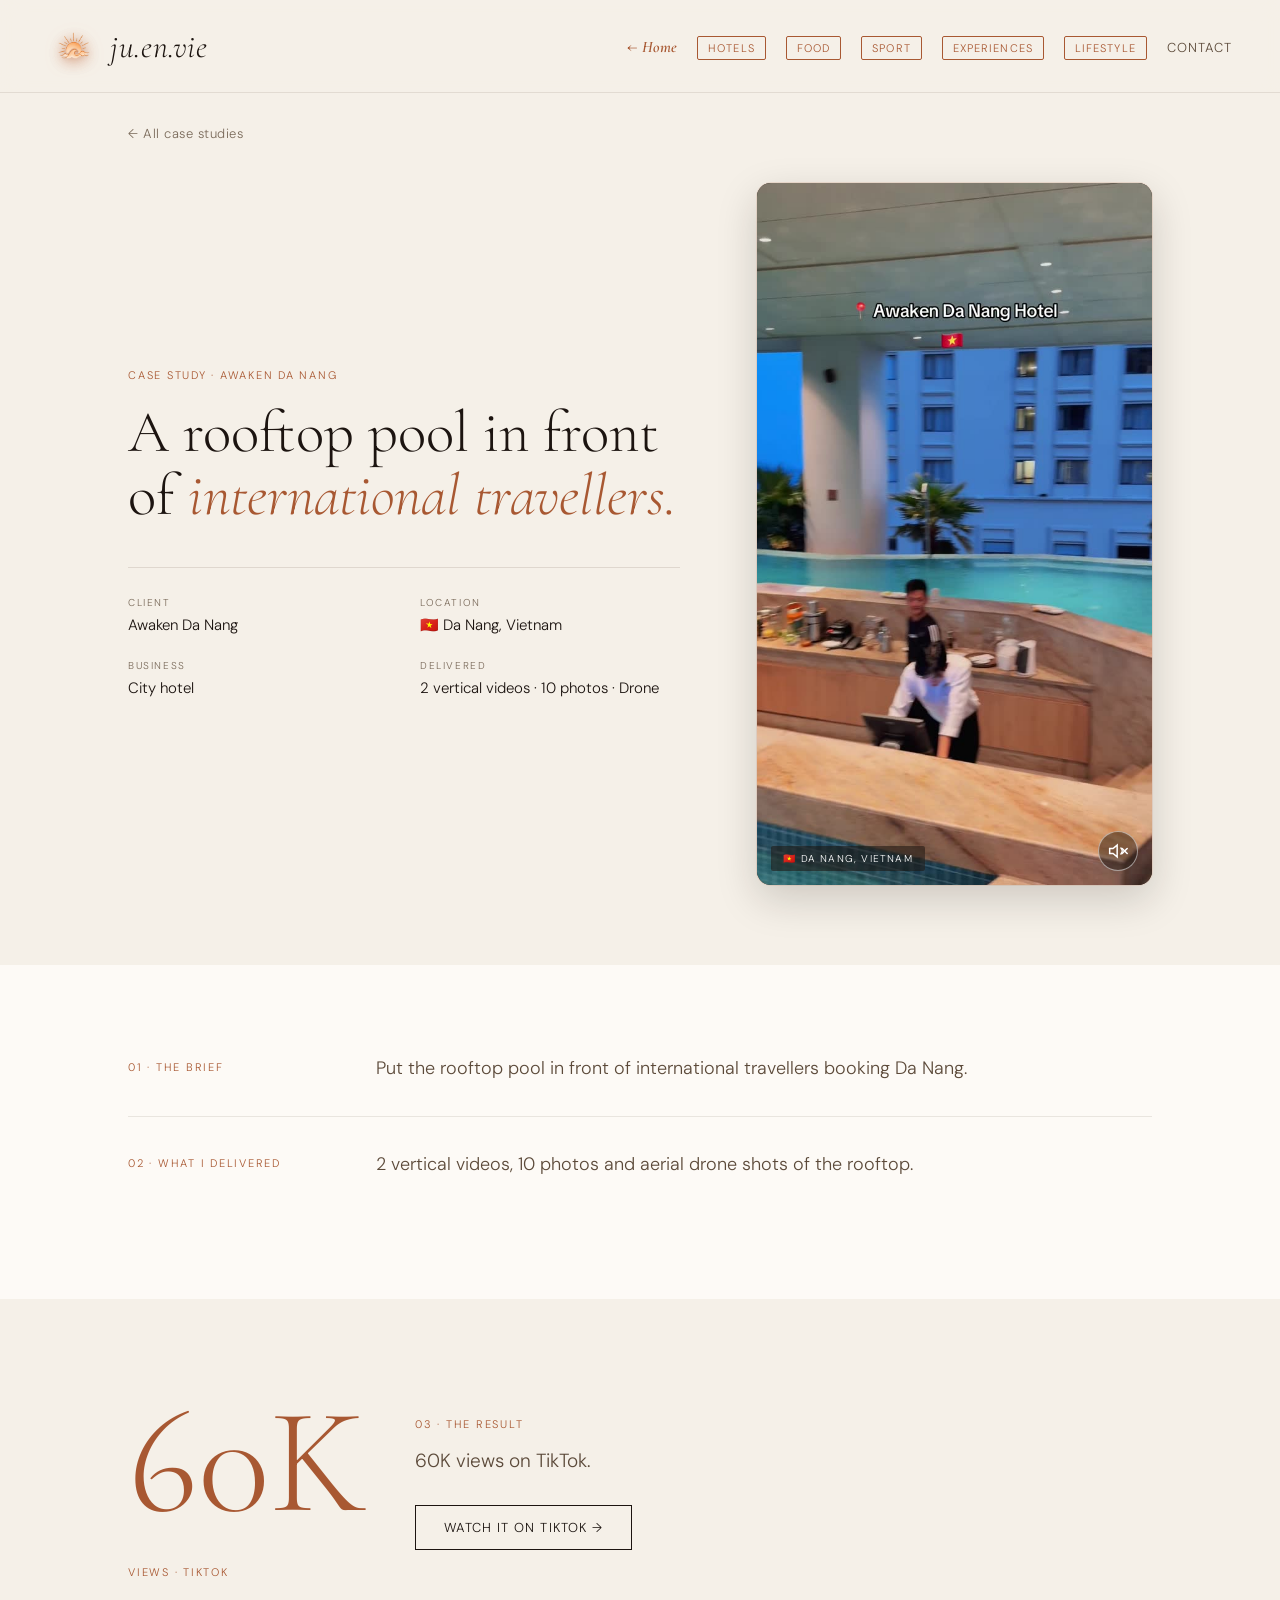
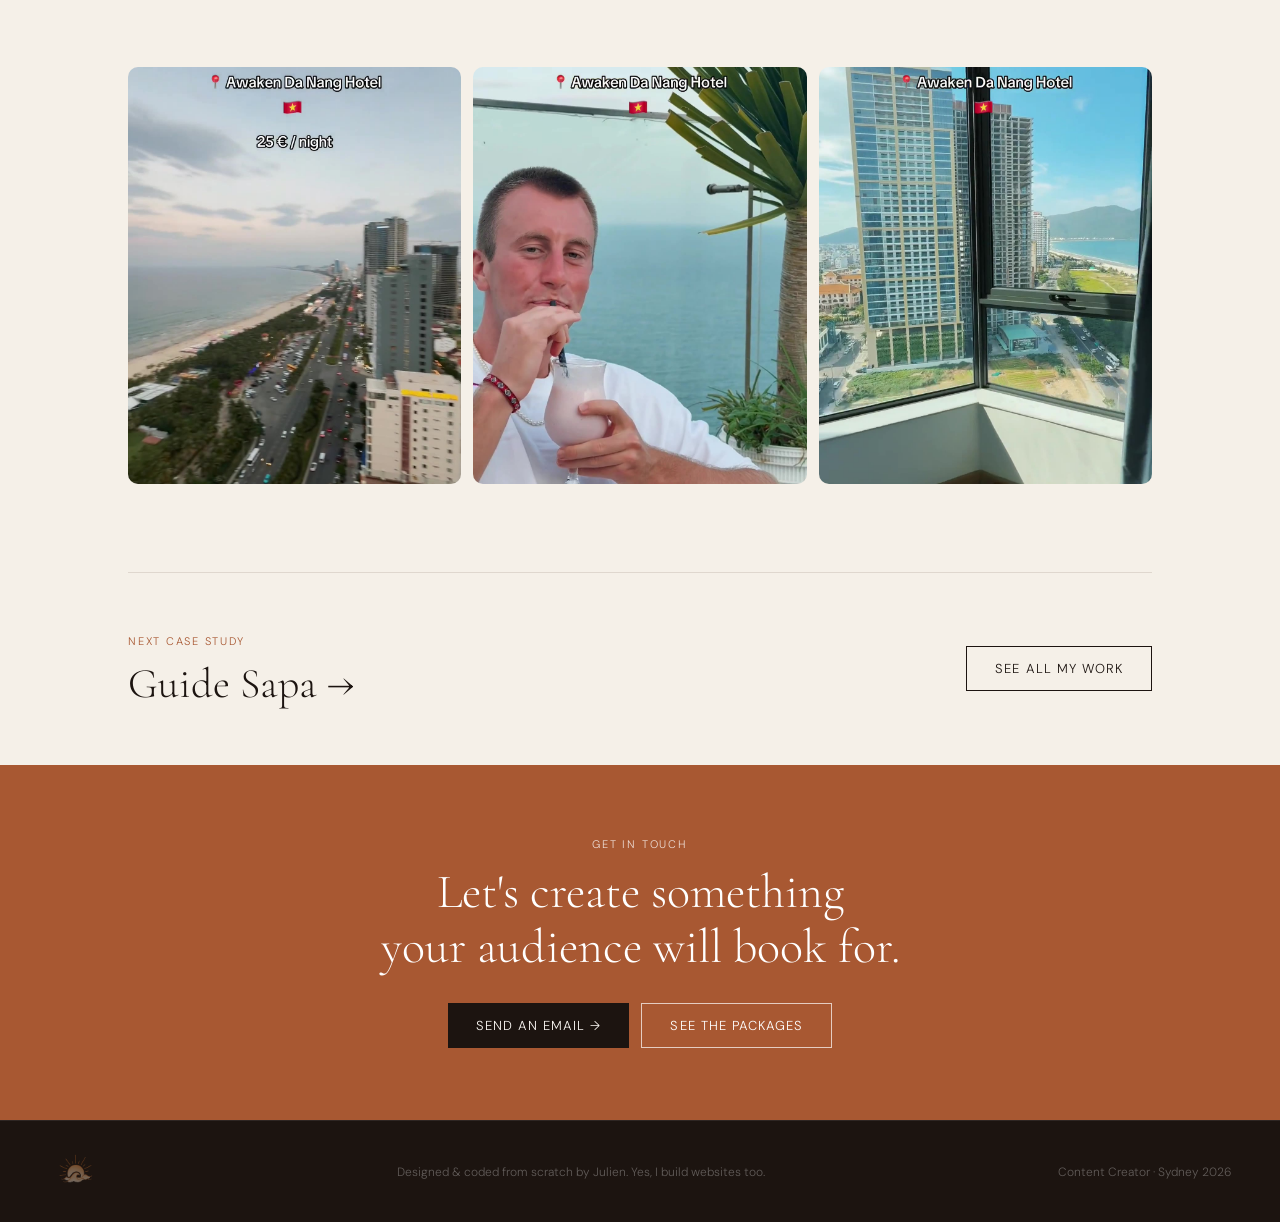
<file: case-awaken-da-nang.html>
<!DOCTYPE html>
<html lang="en">
<head>
<meta charset="UTF-8">
<meta name="viewport" content="width=device-width, initial-scale=1.0">
<meta name="theme-color" content="#F5F0E8">
<meta name="description" content="Case study: Awaken Da Nang, a city hotel in Da Nang, Vietnam. Vertical videos, photos and drone shots of the rooftop pool, 60K views on TikTok.">
<meta property="og:title" content="Awaken Da Nang · Case study · Julien · Content Creator">
<meta property="og:description" content="Case study: Awaken Da Nang, a city hotel in Da Nang, Vietnam. Vertical videos, photos and drone shots of the rooftop pool, 60K views on TikTok.">
<meta property="og:image" content="https://juenvie.com/images/partage/case-awaken-da-nang.jpg">
<meta property="og:image:width" content="1200">
<meta property="og:image:height" content="630">
<meta property="og:image:alt" content="Julien on the rooftop of Awaken Da Nang, Vietnam">
<meta property="og:type" content="article">
<meta property="og:url" content="https://juenvie.com/case-awaken-da-nang.html">
<meta name="twitter:card" content="summary_large_image">
<meta name="twitter:image" content="https://juenvie.com/images/partage/case-awaken-da-nang.jpg">
<meta name="twitter:image:alt" content="Julien on the rooftop of Awaken Da Nang, Vietnam">
<link rel="canonical" href="https://juenvie.com/case-awaken-da-nang.html">
<title>Awaken Da Nang · Case study · Julien · Content Creator</title>
<link rel="icon" type="image/png" sizes="32x32" href="images/favicon-32.png">
<link rel="apple-touch-icon" sizes="180x180" href="images/apple-touch-icon.png">
<link rel="preconnect" href="https://fonts.googleapis.com">
<link rel="preconnect" href="https://fonts.gstatic.com" crossorigin>
<link href="https://fonts.googleapis.com/css2?family=Cormorant+Garamond:ital,wght@0,300;0,400;1,300;1,400&family=DM+Sans:wght@300;400;500&display=swap" rel="stylesheet">
<!-- GoatCounter : statistiques de visite, sans cookie -->
<script data-goatcounter="https://juenvie.goatcounter.com/count" async src="//gc.zgo.at/count.js"></script>
<script type="application/ld+json">{"@context":"https://schema.org","@type":"CreativeWork","name":"Awaken Da Nang case study","url":"https://juenvie.com/case-awaken-da-nang.html","about":"City hotel in Da Nang, Vietnam","creator":{"@type":"Person","name":"Julien Denis","url":"https://juenvie.com/"}}</script>
<style>
  :root { --cream: #F5F0E8; --sand: #E8DDD0; --terracotta: #A85832; --deep: #1C1410; --mid: #5C4A3A; --light: #7A6A5A; --white: #FDFAF6; }
  * { margin: 0; padding: 0; box-sizing: border-box; }
  html { scroll-behavior: smooth; }
  body { background: var(--cream); color: var(--deep); font-family: 'DM Sans', sans-serif; font-weight: 300; overflow-x: hidden; }
  a:focus-visible, button:focus-visible { outline: 2px solid var(--terracotta); outline-offset: 3px; }

  nav { position: fixed; top: 0; left: 0; right: 0; z-index: 1001; display: flex; justify-content: space-between; align-items: center; padding: 20px 48px; background: rgba(245,240,232,0.92); backdrop-filter: blur(12px); border-bottom: 1px solid rgba(92,74,58,0.12); }
  .nav-logo { display: flex; align-items: center; gap: 10px; font-family: 'Cormorant Garamond', serif; font-size: 32px; font-weight: 300; font-style: italic; letter-spacing: 0.02em; color: var(--deep); text-decoration: none; }
  .nav-logo img { height: 52px; width: auto; filter: drop-shadow(0 2px 8px rgba(196,113,74,0.7)) drop-shadow(0 0 3px rgba(196,113,74,0.4)); }
  .nav-links { display: flex; gap: 20px; list-style: none; padding: 0 48px; position: fixed; top: 0; right: 0; height: 93px; align-items: center; z-index: 1001; }
  .nav-links a { font-size: 13px; letter-spacing: 0.08em; text-transform: uppercase; color: var(--mid); text-decoration: none; transition: color 0.2s; }
  .nav-links a:hover { color: var(--terracotta); }
  .nav-links .nav-home a { font-family: 'Cormorant Garamond', serif; font-style: italic; font-weight: 600; color: var(--terracotta); text-transform: none; letter-spacing: 0.02em; font-size: 16px; }
  .nav-links .nav-cat a { border: 1px solid var(--terracotta); color: var(--terracotta); padding: 4px 10px; border-radius: 2px; font-size: 11px; letter-spacing: 0.1em; }
  .nav-links .nav-cat a:hover { background: var(--terracotta); color: white; }
  .nav-sep { display: none; }
  .hamburger { display: none; flex-direction: column; justify-content: center; gap: 5px; cursor: pointer; padding: 8px; background: none; border: none; z-index: 1002; }
  .hamburger span { display: block; width: 24px; height: 2px; background: var(--deep); transition: all 0.3s ease; transform-origin: center; }
  .hamburger.open span { background: white; }
  .hamburger.open span:nth-child(1) { transform: translateY(7px) rotate(45deg); }
  .hamburger.open span:nth-child(2) { opacity: 0; }
  .hamburger.open span:nth-child(3) { transform: translateY(-7px) rotate(-45deg); }

  main { padding-top: 93px; }
  .wrap { max-width: 1120px; margin: 0 auto; padding: 0 48px; }
  .back-link { display: inline-block; margin: 32px 0 0; font-size: 13px; color: var(--light); text-decoration: none; letter-spacing: 0.04em; }
  .back-link:hover { color: var(--terracotta); }

  .label { font-size: 11px; letter-spacing: 0.16em; text-transform: uppercase; color: var(--terracotta); }

  /* Hero */
  .case-hero { display: grid; grid-template-columns: 1.15fr 0.85fr; gap: 64px; align-items: center; padding: 40px 0 80px; }
  .case-kicker { margin-bottom: 20px; }
  .case-hero h1 { font-family: 'Cormorant Garamond', serif; font-size: clamp(38px, 4.6vw, 60px); font-weight: 300; line-height: 1.06; margin-bottom: 40px; }
  .case-hero h1 em { color: var(--terracotta); }
  .case-meta { display: grid; grid-template-columns: 1fr 1fr; gap: 22px 32px; border-top: 1px solid rgba(92,74,58,0.15); padding-top: 28px; }
  .case-meta dt { font-size: 10px; letter-spacing: 0.16em; text-transform: uppercase; color: var(--light); margin-bottom: 6px; }
  .case-meta dd { font-size: 15px; color: var(--deep); line-height: 1.45; }

  .case-media { position: relative; border-radius: 14px; overflow: hidden; background: var(--deep); box-shadow: 0 0 0 1px rgba(196,113,74,0.15), 0 14px 40px rgba(28,20,16,0.18); }
  .case-media--vertical { aspect-ratio: 9 / 16; max-height: 78vh; margin-left: auto; }
  .case-media--landscape { aspect-ratio: 4 / 5; }
  .case-media video, .case-media img { width: 100%; height: 100%; object-fit: cover; display: block; }
  .sound-btn { position: absolute; right: 14px; bottom: 14px; width: 40px; height: 40px; border-radius: 50%; border: 1px solid rgba(255,255,255,0.5); background: rgba(28,20,16,0.45); color: white; display: flex; align-items: center; justify-content: center; cursor: pointer; }
  .sound-btn.unmuted .muted-line { display: none; }
  .media-tag { position: absolute; left: 14px; bottom: 14px; font-size: 10px; letter-spacing: 0.12em; text-transform: uppercase; color: white; background: rgba(28,20,16,0.55); padding: 6px 12px; border-radius: 2px; }

  /* Story */
  .case-story { background: var(--white); padding: 88px 0; }
  .story-row { display: grid; grid-template-columns: 200px 1fr; gap: 48px; padding: 32px 0; border-top: 1px solid rgba(92,74,58,0.12); }
  .story-row:first-child { border-top: none; padding-top: 0; }
  .story-row h2 { font-family: 'Cormorant Garamond', serif; font-size: 30px; font-weight: 300; line-height: 1.15; margin-top: 8px; }
  .story-row p:not(.label) { font-size: 18px; line-height: 1.7; color: var(--mid); max-width: 620px; }
  .story-row .label { margin-top: 7px; }

  .case-result { display: grid; grid-template-columns: auto 1fr; gap: 48px; align-items: center; padding: 88px 0; }
  .result-number { font-family: 'Cormorant Garamond', serif; font-size: clamp(88px, 12vw, 150px); font-weight: 300; line-height: 1; color: var(--terracotta); }
  .result-label { margin-top: 28px; }
  .result-text { font-size: 19px; line-height: 1.7; color: var(--mid); max-width: 560px; margin-bottom: 28px; }
  .btn-primary, .btn-secondary { display: inline-block; padding: 14px 28px; font-size: 13px; letter-spacing: 0.08em; text-transform: uppercase; text-decoration: none; transition: all 0.25s; }
  .btn-primary { background: var(--deep); color: var(--white); }
  .btn-primary:hover { background: var(--terracotta); }
  .btn-secondary { padding: 13px 28px; border: 1px solid var(--deep); color: var(--deep); }
  .btn-secondary:hover { border-color: var(--terracotta); color: var(--terracotta); }
  .arr { display: inline-block; transition: transform 0.25s; }
  .btn-primary:hover .arr, .btn-secondary:hover .arr { transform: translateX(5px); }

  .case-quote { background: var(--deep); color: var(--white); padding: 80px 0; }
  .case-quote blockquote { font-family: 'Cormorant Garamond', serif; font-style: italic; font-size: clamp(24px, 3vw, 34px); font-weight: 300; line-height: 1.4; max-width: 820px; }
  .case-quote cite { display: block; margin-top: 24px; font-style: normal; font-size: 13px; letter-spacing: 0.06em; color: rgba(253,250,246,0.6); }

  .case-photos { display: grid; grid-template-columns: repeat(2, 1fr); gap: 12px; padding-bottom: 88px; }
  .case-photos.single { grid-template-columns: 1fr; }
  .case-photos.portrait { grid-template-columns: repeat(3, 1fr); }
  .case-photos.portrait img { aspect-ratio: 4 / 5; }
  .case-photos img { width: 100%; height: auto; aspect-ratio: 16 / 9; object-fit: cover; display: block; border-radius: 10px; }

  /* Next + contact */
  .case-next { border-top: 1px solid rgba(92,74,58,0.15); padding: 56px 0; display: flex; justify-content: space-between; align-items: center; gap: 24px; flex-wrap: wrap; }
  .case-next a.next-link { text-decoration: none; color: var(--deep); }
  .next-name { font-family: 'Cormorant Garamond', serif; font-size: clamp(28px, 3.4vw, 42px); font-weight: 300; margin-top: 8px; display: block; }
  .next-link:hover .next-name { color: var(--terracotta); }
  .case-contact { background: var(--terracotta); color: white; padding: 72px 0; text-align: center; }
  .case-contact h2 { font-family: 'Cormorant Garamond', serif; font-size: clamp(32px, 4vw, 48px); font-weight: 300; line-height: 1.15; margin-bottom: 28px; }
  .case-contact .btn-primary { background: var(--deep); }
  .case-contact .btn-primary:hover { background: var(--white); color: var(--deep); }
  .case-contact .btn-secondary { border-color: rgba(255,255,255,0.7); color: white; margin-left: 8px; }
  .case-contact .btn-secondary:hover { border-color: white; color: white; }

  footer { background: var(--deep); border-top: 1px solid rgba(255,255,255,0.08); padding: 20px 48px; display: flex; justify-content: space-between; align-items: center; flex-wrap: wrap; gap: 12px; }
  footer span { font-size: 12px; color: rgba(255,255,255,0.3); }

  @media (max-width: 900px) {
    nav { padding: 16px 24px; }
    .nav-logo { font-size: 26px; }
    .nav-logo img { height: 42px; }
    .hamburger { display: flex; }
    .nav-links { flex-direction: column; inset: 0; width: 100vw; height: 100vh; background: rgba(28,20,16,0.97); z-index: 1000; justify-content: center; gap: 28px; padding: 80px 40px; opacity: 0; visibility: hidden; pointer-events: none; transition: opacity 0.3s ease, visibility 0.3s ease; }
    .nav-links.open { opacity: 1; visibility: visible; pointer-events: auto; }
    .nav-links a { font-family: 'Cormorant Garamond', serif; font-style: italic; font-size: 30px; color: var(--white); text-transform: none; }
    .nav-links .nav-home a { font-size: 30px; }
    .nav-links .nav-cat a { font-family: 'DM Sans', sans-serif; font-style: normal; font-size: 15px; text-transform: uppercase; padding: 8px 22px; }
    .nav-sep { display: block; width: 40px; height: 1px; background: rgba(255,255,255,0.2); }
    main { padding-top: 75px; }
    .wrap { padding: 0 24px; }
    .case-hero { grid-template-columns: 1fr; gap: 40px; padding: 28px 0 56px; }
    .case-media--vertical { max-height: none; width: min(100%, 360px); margin: 0 auto; }
    .case-story, .case-result { padding: 56px 0; }
    .story-row { grid-template-columns: 1fr; gap: 10px; }
    .case-result { grid-template-columns: 1fr; gap: 20px; }
    .case-photos { grid-template-columns: 1fr; padding-bottom: 56px; }
    .case-photos.portrait { grid-template-columns: repeat(3, 1fr); gap: 6px; }
    .case-quote { padding: 56px 0; }
    footer { padding: 16px 24px; }
  }
  @media (max-width: 480px) {
    .case-meta { grid-template-columns: 1fr 1fr; gap: 18px 20px; }
    .case-contact .btn-primary, .case-contact .btn-secondary { display: block; margin: 10px auto 0; max-width: 280px; }
  }
  @media (prefers-reduced-motion: reduce) { html { scroll-behavior: auto; } }
</style>
</head>
<body>

<nav>
  <a href="index.html" class="nav-logo">
    <img src="images/logo_transparent.png" alt="ju.en.vie logo" width="320" height="320">
    ju.en.vie
  </a>
  <button class="hamburger" id="hamburger" aria-label="Menu" aria-expanded="false" aria-controls="nav-links">
    <span></span><span></span><span></span>
  </button>
</nav>
<ul class="nav-links" id="nav-links">
  <li class="nav-home"><a href="index.html">← Home</a></li>
  <li class="nav-sep"></li>
  <li class="nav-cat"><a href="portfolio-hotels.html">Hotels</a></li>
  <li class="nav-cat"><a href="portfolio-food.html">Food</a></li>
  <li class="nav-cat"><a href="portfolio-sport.html">Sport</a></li>
  <li class="nav-cat"><a href="portfolio-experiences.html">Experiences</a></li>
  <li class="nav-cat"><a href="portfolio-lifestyle.html">Lifestyle</a></li>
  <li class="nav-sep"></li>
  <li><a href="index.html#contact">Contact</a></li>
</ul>

<main>
  <div class="wrap">
    <a href="index.html#case-studies" class="back-link">← All case studies</a>

    <header class="case-hero">
      <div>
        <p class="label case-kicker">Case study · Awaken Da Nang</p>
        <h1>A rooftop pool in front of <em>international travellers.</em></h1>
        <dl class="case-meta">
          <div><dt>Client</dt><dd>Awaken Da Nang</dd></div>
          <div><dt>Location</dt><dd>🇻🇳 Da Nang, Vietnam</dd></div>
          <div><dt>Business</dt><dd>City hotel</dd></div>
          <div><dt>Delivered</dt><dd>2 vertical videos · 10 photos · Drone</dd></div>
        </dl>
      </div>
      <div class="case-media case-media--vertical"><video src="videos/hotels/awaken-da-nang.mp4" poster="videos/hotels/awaken-da-nang-poster.jpg" muted playsinline loop autoplay preload="metadata"></video><span class="media-tag">🇻🇳 Da Nang, Vietnam</span><button class="sound-btn" type="button" aria-label="Turn sound on" title="Toggle sound"><svg width="20" height="20" viewBox="0 0 24 24" fill="none" stroke="currentColor" stroke-width="1.8" stroke-linecap="round"><polygon points="11 5 6 9 2 9 2 15 6 15 11 19 11 5"/><path d="M15.54 8.46a5 5 0 0 1 0 7.07"/><line class="muted-line" x1="23" y1="9" x2="17" y2="15"/><line class="muted-line" x1="17" y1="9" x2="23" y2="15"/></svg></button></div>
    </header>
  </div>

  <section class="case-story" aria-label="The project">
    <div class="wrap">
      <div class="story-row">
        <p class="label">01 · The brief</p>
        <p>Put the rooftop pool in front of international travellers booking Da Nang.</p>
      </div>
      <div class="story-row">
        <p class="label">02 · What I delivered</p>
        <p>2 vertical videos, 10 photos and aerial drone shots of the rooftop.</p>
      </div>
    </div>
  </section>

  <div class="wrap">
    <section class="case-result" aria-label="The result">
      <div>
        <div class="result-number">60K</div>
        <p class="label result-label">Views · TikTok</p>
      </div>
      <div>
        <p class="label" style="margin-bottom:14px;">03 · The result</p>
        <p class="result-text">60K views on TikTok.</p>
        <a href="https://vm.tiktok.com/ZNRTaSYBC/" class="btn-secondary" target="_blank" rel="noopener">Watch it on TikTok <span class="arr">→</span></a>
      </div>
    </section>
  </div>

  <div class="wrap">
    <div class="case-photos portrait">
      <picture><source type="image/webp" media="(max-width: 768px)" srcset="images/webp/awaken-da-nang-1-800.webp"><img src="images/case/awaken-da-nang-1.jpg" alt="View over My Khe beach from the rooftop of Awaken Da Nang" width="1080" height="1350" loading="lazy"></picture>
      <picture><source type="image/webp" media="(max-width: 768px)" srcset="images/webp/awaken-da-nang-2-800.webp"><img src="images/case/awaken-da-nang-2.jpg" alt="Julien with a drink on the rooftop of Awaken Da Nang" width="1080" height="1350" loading="lazy"></picture>
      <picture><source type="image/webp" media="(max-width: 768px)" srcset="images/webp/awaken-da-nang-3-800.webp"><img src="images/case/awaken-da-nang-3.jpg" alt="Sea and city view from a room at Awaken Da Nang" width="1080" height="1350" loading="lazy"></picture>
    </div>
  </div>

  <div class="wrap">
    <div class="case-next">
      <a href="case-guide-sapa.html" class="next-link">
        <span class="label">Next case study</span>
        <span class="next-name">Guide Sapa →</span>
      </a>
      <a href="index.html#work" class="btn-secondary">See all my work</a>
    </div>
  </div>

  <section class="case-contact">
    <div class="wrap">
      <p class="label" style="color:rgba(255,255,255,0.8); margin-bottom:14px;">Get in touch</p>
      <h2>Let's create something<br>your audience will book for.</h2>
      <a href="mailto:juenvie75@gmail.com" class="btn-primary">Send an email <span class="arr">→</span></a>
      <a href="index.html#packages" class="btn-secondary">See the packages</a>
    </div>
  </section>
</main>

<footer>
  <a href="index.html" style="display:inline-block;"><img src="images/logo_transparent.png" alt="ju.en.vie logo" style="height:56px;width:auto;opacity:0.4;" width="320" height="320" loading="lazy"></a>
  <span>Designed &amp; coded from scratch by Julien. Yes, I build websites too.</span>
  <span>Content Creator · Sydney 2026</span>
</footer>

<script>
  const hamburger = document.getElementById('hamburger');
  const navLinks = document.getElementById('nav-links');
  hamburger.addEventListener('click', () => {
    const open = navLinks.classList.toggle('open');
    hamburger.classList.toggle('open', open);
    hamburger.setAttribute('aria-expanded', open);
    document.body.style.overflow = open ? 'hidden' : '';
  });
  navLinks.querySelectorAll('a').forEach(link => link.addEventListener('click', () => {
    hamburger.classList.remove('open');
    navLinks.classList.remove('open');
    document.body.style.overflow = '';
  }));

  document.querySelectorAll('.sound-btn').forEach(btn => {
    btn.addEventListener('click', () => {
      const video = btn.closest('.case-media').querySelector('video');
      video.muted = !video.muted;
      if (!video.muted) video.play();
      btn.classList.toggle('unmuted', !video.muted);
      btn.setAttribute('aria-label', video.muted ? 'Turn sound on' : 'Turn sound off');
    });
  });
</script>

</body>
</html>
</file>
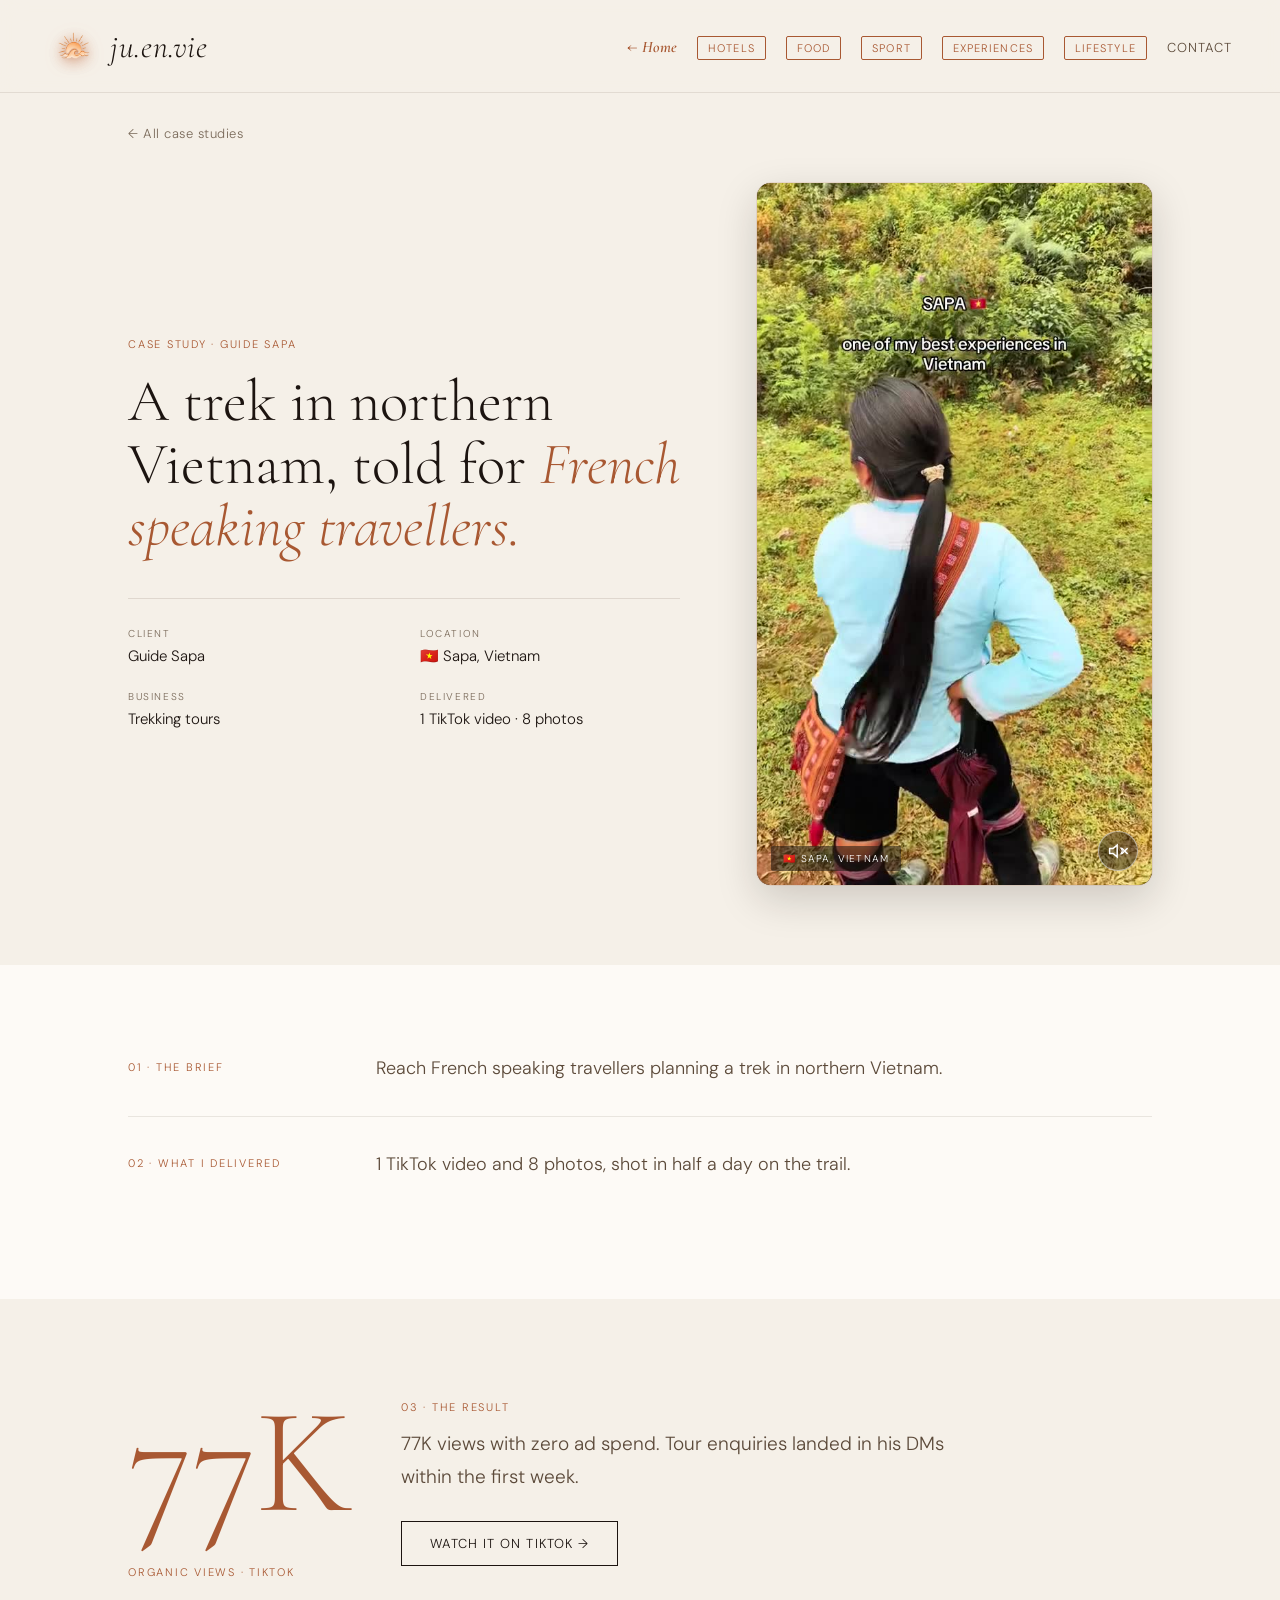
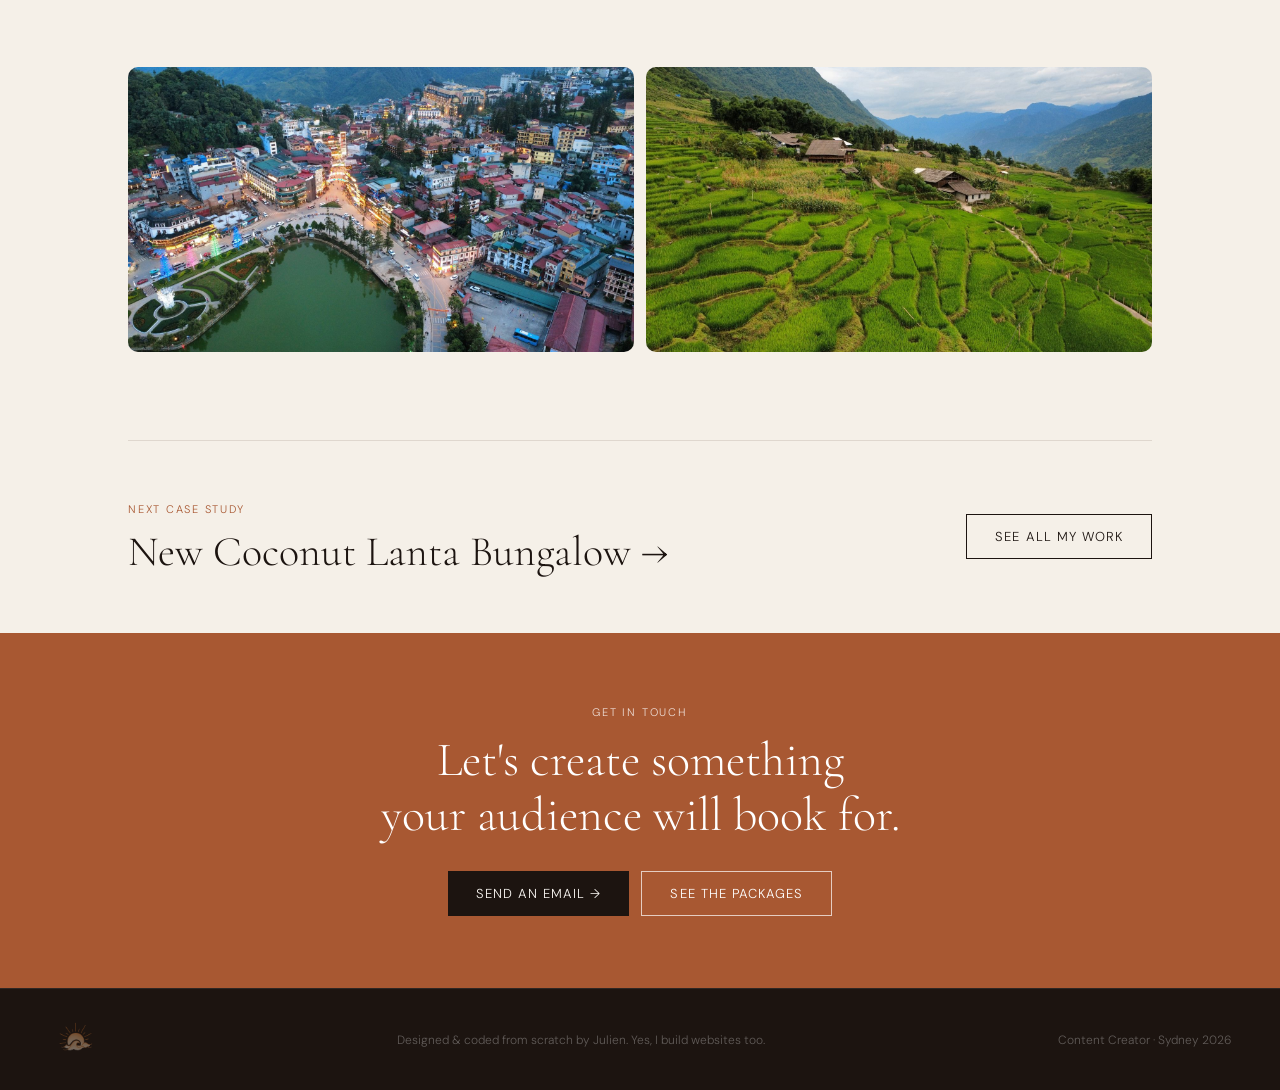
<file: case-guide-sapa.html>
<!DOCTYPE html>
<html lang="en">
<head>
<meta charset="UTF-8">
<meta name="viewport" content="width=device-width, initial-scale=1.0">
<meta name="theme-color" content="#F5F0E8">
<meta name="description" content="Case study: Guide Sapa, trekking tours in Sapa, Vietnam. One TikTok video and 8 photos shot in half a day, 77K organic views.">
<meta property="og:title" content="Guide Sapa · Case study · Julien · Content Creator">
<meta property="og:description" content="Case study: Guide Sapa, trekking tours in Sapa, Vietnam. One TikTok video and 8 photos shot in half a day, 77K organic views.">
<meta property="og:image" content="https://juenvie.com/images/partage/case-guide-sapa.jpg">
<meta property="og:image:width" content="1200">
<meta property="og:image:height" content="630">
<meta property="og:image:alt" content="Aerial view of Sapa town at dusk, Vietnam">
<meta property="og:type" content="article">
<meta property="og:url" content="https://juenvie.com/case-guide-sapa.html">
<meta name="twitter:card" content="summary_large_image">
<meta name="twitter:image" content="https://juenvie.com/images/partage/case-guide-sapa.jpg">
<meta name="twitter:image:alt" content="Aerial view of Sapa town at dusk, Vietnam">
<link rel="canonical" href="https://juenvie.com/case-guide-sapa.html">
<title>Guide Sapa · Case study · Julien · Content Creator</title>
<link rel="icon" type="image/png" sizes="32x32" href="images/favicon-32.png">
<link rel="apple-touch-icon" sizes="180x180" href="images/apple-touch-icon.png">
<link rel="preconnect" href="https://fonts.googleapis.com">
<link rel="preconnect" href="https://fonts.gstatic.com" crossorigin>
<link href="https://fonts.googleapis.com/css2?family=Cormorant+Garamond:ital,wght@0,300;0,400;1,300;1,400&family=DM+Sans:wght@300;400;500&display=swap" rel="stylesheet">
<!-- GoatCounter : statistiques de visite, sans cookie -->
<script data-goatcounter="https://juenvie.goatcounter.com/count" async src="//gc.zgo.at/count.js"></script>
<script type="application/ld+json">{"@context":"https://schema.org","@type":"CreativeWork","name":"Guide Sapa case study","url":"https://juenvie.com/case-guide-sapa.html","about":"Trekking tours in Sapa, Vietnam","creator":{"@type":"Person","name":"Julien Denis","url":"https://juenvie.com/"}}</script>
<style>
  :root { --cream: #F5F0E8; --sand: #E8DDD0; --terracotta: #A85832; --deep: #1C1410; --mid: #5C4A3A; --light: #7A6A5A; --white: #FDFAF6; }
  * { margin: 0; padding: 0; box-sizing: border-box; }
  html { scroll-behavior: smooth; }
  body { background: var(--cream); color: var(--deep); font-family: 'DM Sans', sans-serif; font-weight: 300; overflow-x: hidden; }
  a:focus-visible, button:focus-visible { outline: 2px solid var(--terracotta); outline-offset: 3px; }

  nav { position: fixed; top: 0; left: 0; right: 0; z-index: 1001; display: flex; justify-content: space-between; align-items: center; padding: 20px 48px; background: rgba(245,240,232,0.92); backdrop-filter: blur(12px); border-bottom: 1px solid rgba(92,74,58,0.12); }
  .nav-logo { display: flex; align-items: center; gap: 10px; font-family: 'Cormorant Garamond', serif; font-size: 32px; font-weight: 300; font-style: italic; letter-spacing: 0.02em; color: var(--deep); text-decoration: none; }
  .nav-logo img { height: 52px; width: auto; filter: drop-shadow(0 2px 8px rgba(196,113,74,0.7)) drop-shadow(0 0 3px rgba(196,113,74,0.4)); }
  .nav-links { display: flex; gap: 20px; list-style: none; padding: 0 48px; position: fixed; top: 0; right: 0; height: 93px; align-items: center; z-index: 1001; }
  .nav-links a { font-size: 13px; letter-spacing: 0.08em; text-transform: uppercase; color: var(--mid); text-decoration: none; transition: color 0.2s; }
  .nav-links a:hover { color: var(--terracotta); }
  .nav-links .nav-home a { font-family: 'Cormorant Garamond', serif; font-style: italic; font-weight: 600; color: var(--terracotta); text-transform: none; letter-spacing: 0.02em; font-size: 16px; }
  .nav-links .nav-cat a { border: 1px solid var(--terracotta); color: var(--terracotta); padding: 4px 10px; border-radius: 2px; font-size: 11px; letter-spacing: 0.1em; }
  .nav-links .nav-cat a:hover { background: var(--terracotta); color: white; }
  .nav-sep { display: none; }
  .hamburger { display: none; flex-direction: column; justify-content: center; gap: 5px; cursor: pointer; padding: 8px; background: none; border: none; z-index: 1002; }
  .hamburger span { display: block; width: 24px; height: 2px; background: var(--deep); transition: all 0.3s ease; transform-origin: center; }
  .hamburger.open span { background: white; }
  .hamburger.open span:nth-child(1) { transform: translateY(7px) rotate(45deg); }
  .hamburger.open span:nth-child(2) { opacity: 0; }
  .hamburger.open span:nth-child(3) { transform: translateY(-7px) rotate(-45deg); }

  main { padding-top: 93px; }
  .wrap { max-width: 1120px; margin: 0 auto; padding: 0 48px; }
  .back-link { display: inline-block; margin: 32px 0 0; font-size: 13px; color: var(--light); text-decoration: none; letter-spacing: 0.04em; }
  .back-link:hover { color: var(--terracotta); }

  .label { font-size: 11px; letter-spacing: 0.16em; text-transform: uppercase; color: var(--terracotta); }

  /* Hero */
  .case-hero { display: grid; grid-template-columns: 1.15fr 0.85fr; gap: 64px; align-items: center; padding: 40px 0 80px; }
  .case-kicker { margin-bottom: 20px; }
  .case-hero h1 { font-family: 'Cormorant Garamond', serif; font-size: clamp(38px, 4.6vw, 60px); font-weight: 300; line-height: 1.06; margin-bottom: 40px; }
  .case-hero h1 em { color: var(--terracotta); }
  .case-meta { display: grid; grid-template-columns: 1fr 1fr; gap: 22px 32px; border-top: 1px solid rgba(92,74,58,0.15); padding-top: 28px; }
  .case-meta dt { font-size: 10px; letter-spacing: 0.16em; text-transform: uppercase; color: var(--light); margin-bottom: 6px; }
  .case-meta dd { font-size: 15px; color: var(--deep); line-height: 1.45; }

  .case-media { position: relative; border-radius: 14px; overflow: hidden; background: var(--deep); box-shadow: 0 0 0 1px rgba(196,113,74,0.15), 0 14px 40px rgba(28,20,16,0.18); }
  .case-media--vertical { aspect-ratio: 9 / 16; max-height: 78vh; margin-left: auto; }
  .case-media--landscape { aspect-ratio: 4 / 5; }
  .case-media video, .case-media img { width: 100%; height: 100%; object-fit: cover; display: block; }
  .sound-btn { position: absolute; right: 14px; bottom: 14px; width: 40px; height: 40px; border-radius: 50%; border: 1px solid rgba(255,255,255,0.5); background: rgba(28,20,16,0.45); color: white; display: flex; align-items: center; justify-content: center; cursor: pointer; }
  .sound-btn.unmuted .muted-line { display: none; }
  .media-tag { position: absolute; left: 14px; bottom: 14px; font-size: 10px; letter-spacing: 0.12em; text-transform: uppercase; color: white; background: rgba(28,20,16,0.55); padding: 6px 12px; border-radius: 2px; }

  /* Story */
  .case-story { background: var(--white); padding: 88px 0; }
  .story-row { display: grid; grid-template-columns: 200px 1fr; gap: 48px; padding: 32px 0; border-top: 1px solid rgba(92,74,58,0.12); }
  .story-row:first-child { border-top: none; padding-top: 0; }
  .story-row h2 { font-family: 'Cormorant Garamond', serif; font-size: 30px; font-weight: 300; line-height: 1.15; margin-top: 8px; }
  .story-row p:not(.label) { font-size: 18px; line-height: 1.7; color: var(--mid); max-width: 620px; }
  .story-row .label { margin-top: 7px; }

  .case-result { display: grid; grid-template-columns: auto 1fr; gap: 48px; align-items: center; padding: 88px 0; }
  .result-number { font-family: 'Cormorant Garamond', serif; font-size: clamp(88px, 12vw, 150px); font-weight: 300; line-height: 1; color: var(--terracotta); }
  .result-label { margin-top: 28px; }
  .result-text { font-size: 19px; line-height: 1.7; color: var(--mid); max-width: 560px; margin-bottom: 28px; }
  .btn-primary, .btn-secondary { display: inline-block; padding: 14px 28px; font-size: 13px; letter-spacing: 0.08em; text-transform: uppercase; text-decoration: none; transition: all 0.25s; }
  .btn-primary { background: var(--deep); color: var(--white); }
  .btn-primary:hover { background: var(--terracotta); }
  .btn-secondary { padding: 13px 28px; border: 1px solid var(--deep); color: var(--deep); }
  .btn-secondary:hover { border-color: var(--terracotta); color: var(--terracotta); }
  .arr { display: inline-block; transition: transform 0.25s; }
  .btn-primary:hover .arr, .btn-secondary:hover .arr { transform: translateX(5px); }

  .case-quote { background: var(--deep); color: var(--white); padding: 80px 0; }
  .case-quote blockquote { font-family: 'Cormorant Garamond', serif; font-style: italic; font-size: clamp(24px, 3vw, 34px); font-weight: 300; line-height: 1.4; max-width: 820px; }
  .case-quote cite { display: block; margin-top: 24px; font-style: normal; font-size: 13px; letter-spacing: 0.06em; color: rgba(253,250,246,0.6); }

  .case-photos { display: grid; grid-template-columns: repeat(2, 1fr); gap: 12px; padding-bottom: 88px; }
  .case-photos.single { grid-template-columns: 1fr; }
  .case-photos.portrait { grid-template-columns: repeat(3, 1fr); }
  .case-photos.portrait img { aspect-ratio: 4 / 5; }
  .case-photos img { width: 100%; height: auto; aspect-ratio: 16 / 9; object-fit: cover; display: block; border-radius: 10px; }

  /* Next + contact */
  .case-next { border-top: 1px solid rgba(92,74,58,0.15); padding: 56px 0; display: flex; justify-content: space-between; align-items: center; gap: 24px; flex-wrap: wrap; }
  .case-next a.next-link { text-decoration: none; color: var(--deep); }
  .next-name { font-family: 'Cormorant Garamond', serif; font-size: clamp(28px, 3.4vw, 42px); font-weight: 300; margin-top: 8px; display: block; }
  .next-link:hover .next-name { color: var(--terracotta); }
  .case-contact { background: var(--terracotta); color: white; padding: 72px 0; text-align: center; }
  .case-contact h2 { font-family: 'Cormorant Garamond', serif; font-size: clamp(32px, 4vw, 48px); font-weight: 300; line-height: 1.15; margin-bottom: 28px; }
  .case-contact .btn-primary { background: var(--deep); }
  .case-contact .btn-primary:hover { background: var(--white); color: var(--deep); }
  .case-contact .btn-secondary { border-color: rgba(255,255,255,0.7); color: white; margin-left: 8px; }
  .case-contact .btn-secondary:hover { border-color: white; color: white; }

  footer { background: var(--deep); border-top: 1px solid rgba(255,255,255,0.08); padding: 20px 48px; display: flex; justify-content: space-between; align-items: center; flex-wrap: wrap; gap: 12px; }
  footer span { font-size: 12px; color: rgba(255,255,255,0.3); }

  @media (max-width: 900px) {
    nav { padding: 16px 24px; }
    .nav-logo { font-size: 26px; }
    .nav-logo img { height: 42px; }
    .hamburger { display: flex; }
    .nav-links { flex-direction: column; inset: 0; width: 100vw; height: 100vh; background: rgba(28,20,16,0.97); z-index: 1000; justify-content: center; gap: 28px; padding: 80px 40px; opacity: 0; visibility: hidden; pointer-events: none; transition: opacity 0.3s ease, visibility 0.3s ease; }
    .nav-links.open { opacity: 1; visibility: visible; pointer-events: auto; }
    .nav-links a { font-family: 'Cormorant Garamond', serif; font-style: italic; font-size: 30px; color: var(--white); text-transform: none; }
    .nav-links .nav-home a { font-size: 30px; }
    .nav-links .nav-cat a { font-family: 'DM Sans', sans-serif; font-style: normal; font-size: 15px; text-transform: uppercase; padding: 8px 22px; }
    .nav-sep { display: block; width: 40px; height: 1px; background: rgba(255,255,255,0.2); }
    main { padding-top: 75px; }
    .wrap { padding: 0 24px; }
    .case-hero { grid-template-columns: 1fr; gap: 40px; padding: 28px 0 56px; }
    .case-media--vertical { max-height: none; width: min(100%, 360px); margin: 0 auto; }
    .case-story, .case-result { padding: 56px 0; }
    .story-row { grid-template-columns: 1fr; gap: 10px; }
    .case-result { grid-template-columns: 1fr; gap: 20px; }
    .case-photos { grid-template-columns: 1fr; padding-bottom: 56px; }
    .case-photos.portrait { grid-template-columns: repeat(3, 1fr); gap: 6px; }
    .case-quote { padding: 56px 0; }
    footer { padding: 16px 24px; }
  }
  @media (max-width: 480px) {
    .case-meta { grid-template-columns: 1fr 1fr; gap: 18px 20px; }
    .case-contact .btn-primary, .case-contact .btn-secondary { display: block; margin: 10px auto 0; max-width: 280px; }
  }
  @media (prefers-reduced-motion: reduce) { html { scroll-behavior: auto; } }
</style>
</head>
<body>

<nav>
  <a href="index.html" class="nav-logo">
    <img src="images/logo_transparent.png" alt="ju.en.vie logo" width="320" height="320">
    ju.en.vie
  </a>
  <button class="hamburger" id="hamburger" aria-label="Menu" aria-expanded="false" aria-controls="nav-links">
    <span></span><span></span><span></span>
  </button>
</nav>
<ul class="nav-links" id="nav-links">
  <li class="nav-home"><a href="index.html">← Home</a></li>
  <li class="nav-sep"></li>
  <li class="nav-cat"><a href="portfolio-hotels.html">Hotels</a></li>
  <li class="nav-cat"><a href="portfolio-food.html">Food</a></li>
  <li class="nav-cat"><a href="portfolio-sport.html">Sport</a></li>
  <li class="nav-cat"><a href="portfolio-experiences.html">Experiences</a></li>
  <li class="nav-cat"><a href="portfolio-lifestyle.html">Lifestyle</a></li>
  <li class="nav-sep"></li>
  <li><a href="index.html#contact">Contact</a></li>
</ul>

<main>
  <div class="wrap">
    <a href="index.html#case-studies" class="back-link">← All case studies</a>

    <header class="case-hero">
      <div>
        <p class="label case-kicker">Case study · Guide Sapa</p>
        <h1>A trek in northern Vietnam, told for <em>French speaking travellers.</em></h1>
        <dl class="case-meta">
          <div><dt>Client</dt><dd>Guide Sapa</dd></div>
          <div><dt>Location</dt><dd>🇻🇳 Sapa, Vietnam</dd></div>
          <div><dt>Business</dt><dd>Trekking tours</dd></div>
          <div><dt>Delivered</dt><dd>1 TikTok video · 8 photos</dd></div>
        </dl>
      </div>
      <div class="case-media case-media--vertical"><video src="videos/experiences/sapa.mp4" poster="videos/experiences/sapa-poster.jpg" muted playsinline loop autoplay preload="metadata"></video><span class="media-tag">🇻🇳 Sapa, Vietnam</span><button class="sound-btn" type="button" aria-label="Turn sound on" title="Toggle sound"><svg width="20" height="20" viewBox="0 0 24 24" fill="none" stroke="currentColor" stroke-width="1.8" stroke-linecap="round"><polygon points="11 5 6 9 2 9 2 15 6 15 11 19 11 5"/><path d="M15.54 8.46a5 5 0 0 1 0 7.07"/><line class="muted-line" x1="23" y1="9" x2="17" y2="15"/><line class="muted-line" x1="17" y1="9" x2="23" y2="15"/></svg></button></div>
    </header>
  </div>

  <section class="case-story" aria-label="The project">
    <div class="wrap">
      <div class="story-row">
        <p class="label">01 · The brief</p>
        <p>Reach French speaking travellers planning a trek in northern Vietnam.</p>
      </div>
      <div class="story-row">
        <p class="label">02 · What I delivered</p>
        <p>1 TikTok video and 8 photos, shot in half a day on the trail.</p>
      </div>
    </div>
  </section>

  <div class="wrap">
    <section class="case-result" aria-label="The result">
      <div>
        <div class="result-number">77K</div>
        <p class="label result-label">Organic views · TikTok</p>
      </div>
      <div>
        <p class="label" style="margin-bottom:14px;">03 · The result</p>
        <p class="result-text">77K views with zero ad spend. Tour enquiries landed in his DMs within the first week.</p>
        <a href="https://vm.tiktok.com/ZNRTa9Ngt/" class="btn-secondary" target="_blank" rel="noopener">Watch it on TikTok <span class="arr">→</span></a>
      </div>
    </section>
  </div>

  <div class="wrap">
    <div class="case-photos">
      <picture><source type="image/webp" media="(max-width: 768px)" srcset="images/webp/sapa-drone-800.webp"><img src="images/sapa-drone.jpg" alt="Aerial view of Sapa town at dusk, Vietnam" width="1600" height="900" loading="lazy"></picture>
      <picture><source type="image/webp" media="(max-width: 768px)" srcset="images/webp/riziere-sapa-800.webp"><img src="images/riziere-sapa.jpg" alt="Terraced rice fields in Sapa, Vietnam" width="1600" height="900" loading="lazy"></picture>
    </div>
  </div>

  <div class="wrap">
    <div class="case-next">
      <a href="case-new-coconut-lanta.html" class="next-link">
        <span class="label">Next case study</span>
        <span class="next-name">New Coconut Lanta Bungalow →</span>
      </a>
      <a href="index.html#work" class="btn-secondary">See all my work</a>
    </div>
  </div>

  <section class="case-contact">
    <div class="wrap">
      <p class="label" style="color:rgba(255,255,255,0.8); margin-bottom:14px;">Get in touch</p>
      <h2>Let's create something<br>your audience will book for.</h2>
      <a href="mailto:juenvie75@gmail.com" class="btn-primary">Send an email <span class="arr">→</span></a>
      <a href="index.html#packages" class="btn-secondary">See the packages</a>
    </div>
  </section>
</main>

<footer>
  <a href="index.html" style="display:inline-block;"><img src="images/logo_transparent.png" alt="ju.en.vie logo" style="height:56px;width:auto;opacity:0.4;" width="320" height="320" loading="lazy"></a>
  <span>Designed &amp; coded from scratch by Julien. Yes, I build websites too.</span>
  <span>Content Creator · Sydney 2026</span>
</footer>

<script>
  const hamburger = document.getElementById('hamburger');
  const navLinks = document.getElementById('nav-links');
  hamburger.addEventListener('click', () => {
    const open = navLinks.classList.toggle('open');
    hamburger.classList.toggle('open', open);
    hamburger.setAttribute('aria-expanded', open);
    document.body.style.overflow = open ? 'hidden' : '';
  });
  navLinks.querySelectorAll('a').forEach(link => link.addEventListener('click', () => {
    hamburger.classList.remove('open');
    navLinks.classList.remove('open');
    document.body.style.overflow = '';
  }));

  document.querySelectorAll('.sound-btn').forEach(btn => {
    btn.addEventListener('click', () => {
      const video = btn.closest('.case-media').querySelector('video');
      video.muted = !video.muted;
      if (!video.muted) video.play();
      btn.classList.toggle('unmuted', !video.muted);
      btn.setAttribute('aria-label', video.muted ? 'Turn sound on' : 'Turn sound off');
    });
  });
</script>

</body>
</html>
</file>
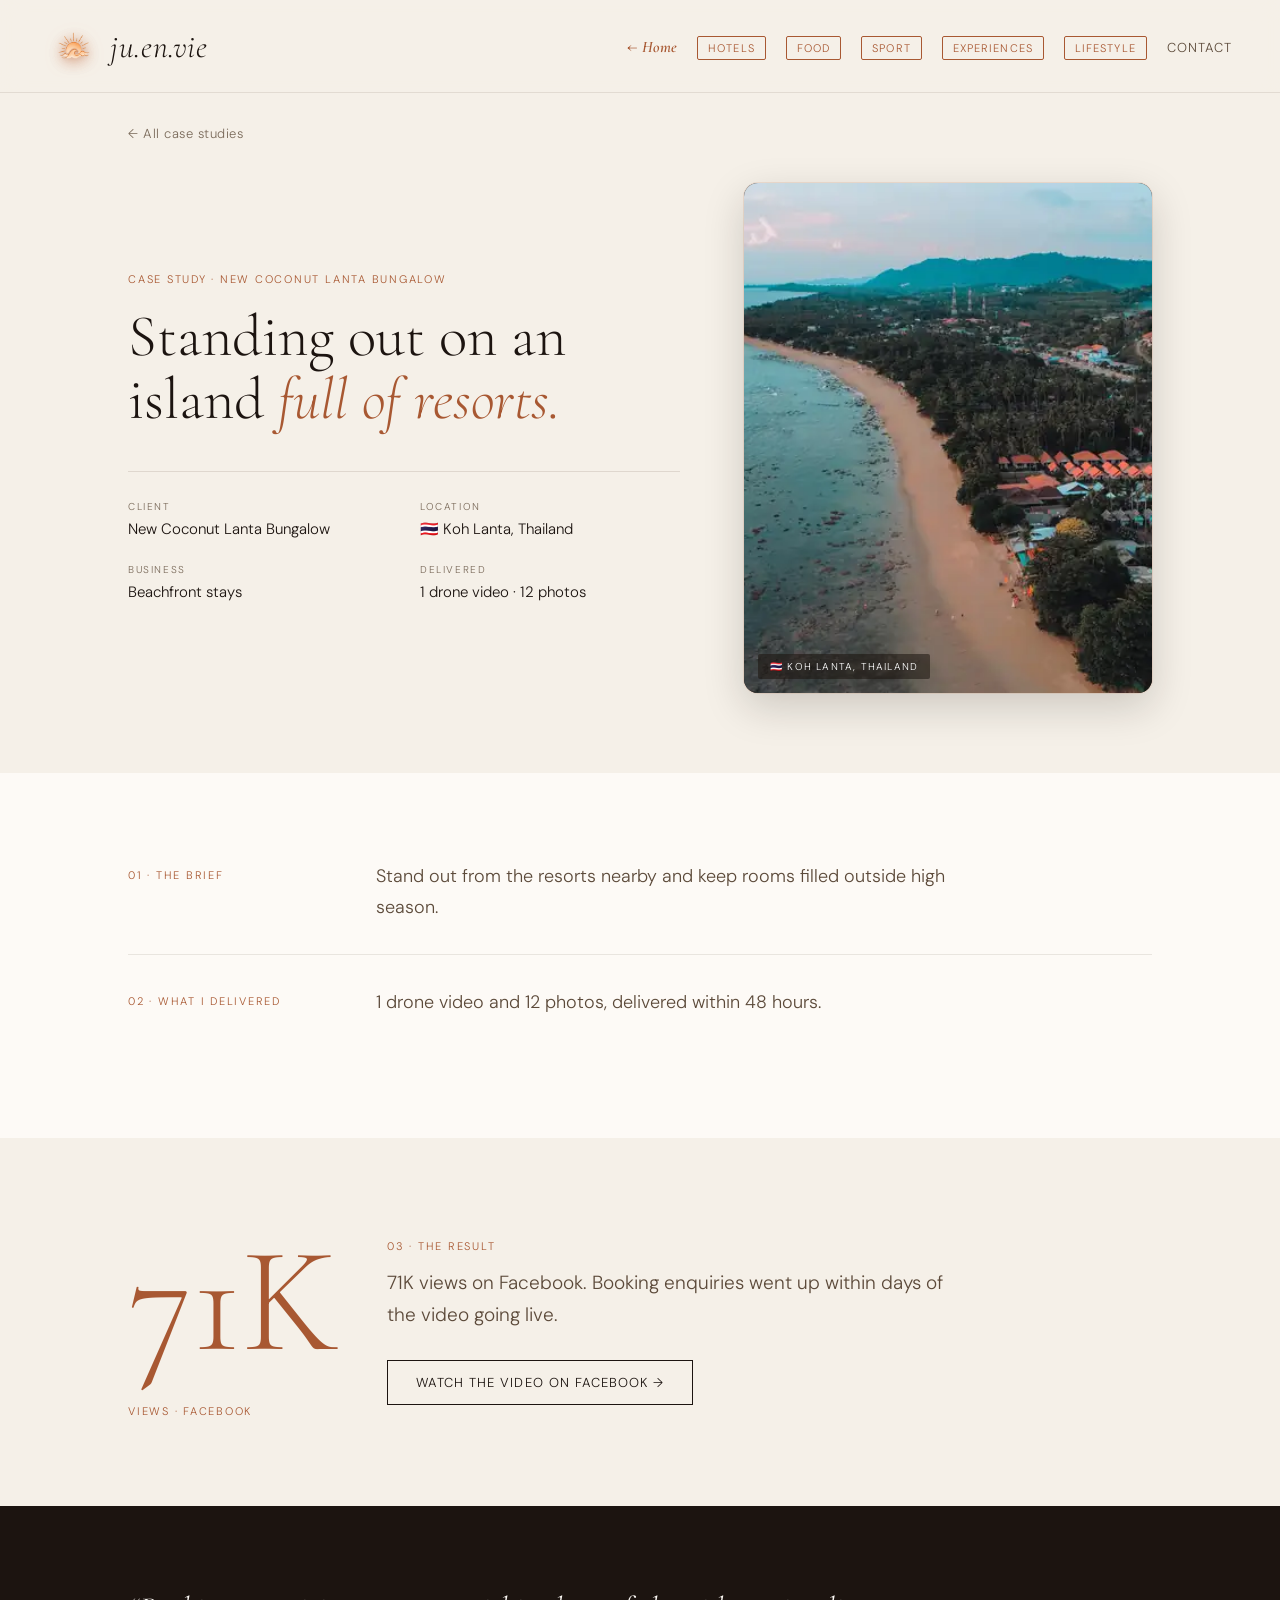
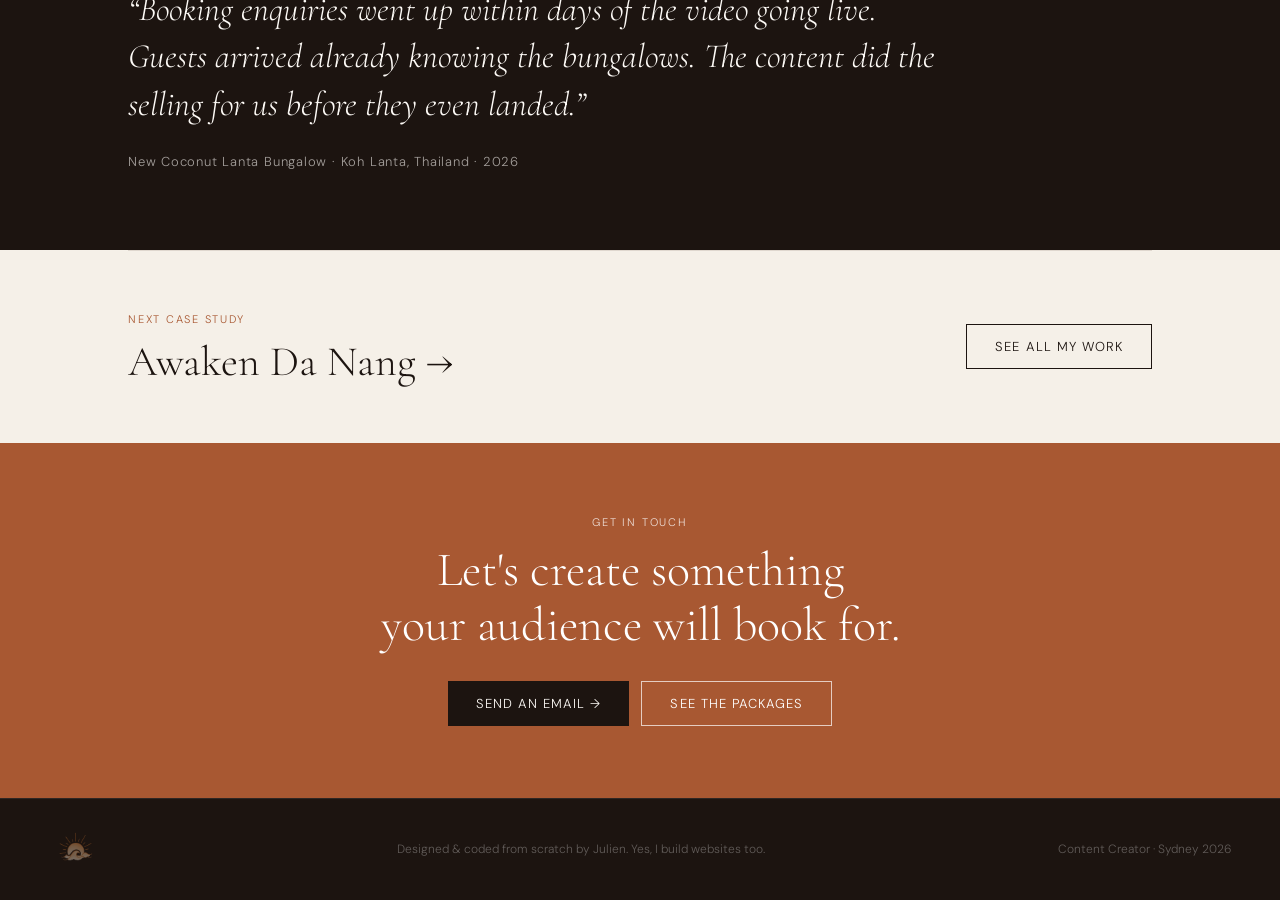
<file: case-new-coconut-lanta.html>
<!DOCTYPE html>
<html lang="en">
<head>
<meta charset="UTF-8">
<meta name="viewport" content="width=device-width, initial-scale=1.0">
<meta name="theme-color" content="#F5F0E8">
<meta name="description" content="Case study: New Coconut Lanta Bungalow, beachfront stays in Koh Lanta, Thailand. One drone video and 12 photos delivered in 48 hours, 71K views.">
<meta property="og:title" content="New Coconut Lanta Bungalow · Case study · Julien · Content Creator">
<meta property="og:description" content="Case study: New Coconut Lanta Bungalow, beachfront stays in Koh Lanta, Thailand. One drone video and 12 photos delivered in 48 hours, 71K views.">
<meta property="og:image" content="https://juenvie.com/images/partage/case-new-coconut-lanta.jpg">
<meta property="og:image:width" content="1200">
<meta property="og:image:height" content="630">
<meta property="og:image:alt" content="New Coconut Lanta Bungalow seen from the drone, Koh Lanta, Thailand">
<meta property="og:type" content="article">
<meta property="og:url" content="https://juenvie.com/case-new-coconut-lanta.html">
<meta name="twitter:card" content="summary_large_image">
<meta name="twitter:image" content="https://juenvie.com/images/partage/case-new-coconut-lanta.jpg">
<meta name="twitter:image:alt" content="New Coconut Lanta Bungalow seen from the drone, Koh Lanta, Thailand">
<link rel="canonical" href="https://juenvie.com/case-new-coconut-lanta.html">
<title>New Coconut Lanta Bungalow · Case study · Julien · Content Creator</title>
<link rel="icon" type="image/png" sizes="32x32" href="images/favicon-32.png">
<link rel="apple-touch-icon" sizes="180x180" href="images/apple-touch-icon.png">
<link rel="preconnect" href="https://fonts.googleapis.com">
<link rel="preconnect" href="https://fonts.gstatic.com" crossorigin>
<link href="https://fonts.googleapis.com/css2?family=Cormorant+Garamond:ital,wght@0,300;0,400;1,300;1,400&family=DM+Sans:wght@300;400;500&display=swap" rel="stylesheet">
<!-- GoatCounter : statistiques de visite, sans cookie -->
<script data-goatcounter="https://juenvie.goatcounter.com/count" async src="//gc.zgo.at/count.js"></script>
<script type="application/ld+json">{"@context":"https://schema.org","@type":"CreativeWork","name":"New Coconut Lanta Bungalow case study","url":"https://juenvie.com/case-new-coconut-lanta.html","about":"Beachfront stays in Koh Lanta, Thailand","creator":{"@type":"Person","name":"Julien Denis","url":"https://juenvie.com/"}}</script>
<style>
  :root { --cream: #F5F0E8; --sand: #E8DDD0; --terracotta: #A85832; --deep: #1C1410; --mid: #5C4A3A; --light: #7A6A5A; --white: #FDFAF6; }
  * { margin: 0; padding: 0; box-sizing: border-box; }
  html { scroll-behavior: smooth; }
  body { background: var(--cream); color: var(--deep); font-family: 'DM Sans', sans-serif; font-weight: 300; overflow-x: hidden; }
  a:focus-visible, button:focus-visible { outline: 2px solid var(--terracotta); outline-offset: 3px; }

  nav { position: fixed; top: 0; left: 0; right: 0; z-index: 1001; display: flex; justify-content: space-between; align-items: center; padding: 20px 48px; background: rgba(245,240,232,0.92); backdrop-filter: blur(12px); border-bottom: 1px solid rgba(92,74,58,0.12); }
  .nav-logo { display: flex; align-items: center; gap: 10px; font-family: 'Cormorant Garamond', serif; font-size: 32px; font-weight: 300; font-style: italic; letter-spacing: 0.02em; color: var(--deep); text-decoration: none; }
  .nav-logo img { height: 52px; width: auto; filter: drop-shadow(0 2px 8px rgba(196,113,74,0.7)) drop-shadow(0 0 3px rgba(196,113,74,0.4)); }
  .nav-links { display: flex; gap: 20px; list-style: none; padding: 0 48px; position: fixed; top: 0; right: 0; height: 93px; align-items: center; z-index: 1001; }
  .nav-links a { font-size: 13px; letter-spacing: 0.08em; text-transform: uppercase; color: var(--mid); text-decoration: none; transition: color 0.2s; }
  .nav-links a:hover { color: var(--terracotta); }
  .nav-links .nav-home a { font-family: 'Cormorant Garamond', serif; font-style: italic; font-weight: 600; color: var(--terracotta); text-transform: none; letter-spacing: 0.02em; font-size: 16px; }
  .nav-links .nav-cat a { border: 1px solid var(--terracotta); color: var(--terracotta); padding: 4px 10px; border-radius: 2px; font-size: 11px; letter-spacing: 0.1em; }
  .nav-links .nav-cat a:hover { background: var(--terracotta); color: white; }
  .nav-sep { display: none; }
  .hamburger { display: none; flex-direction: column; justify-content: center; gap: 5px; cursor: pointer; padding: 8px; background: none; border: none; z-index: 1002; }
  .hamburger span { display: block; width: 24px; height: 2px; background: var(--deep); transition: all 0.3s ease; transform-origin: center; }
  .hamburger.open span { background: white; }
  .hamburger.open span:nth-child(1) { transform: translateY(7px) rotate(45deg); }
  .hamburger.open span:nth-child(2) { opacity: 0; }
  .hamburger.open span:nth-child(3) { transform: translateY(-7px) rotate(-45deg); }

  main { padding-top: 93px; }
  .wrap { max-width: 1120px; margin: 0 auto; padding: 0 48px; }
  .back-link { display: inline-block; margin: 32px 0 0; font-size: 13px; color: var(--light); text-decoration: none; letter-spacing: 0.04em; }
  .back-link:hover { color: var(--terracotta); }

  .label { font-size: 11px; letter-spacing: 0.16em; text-transform: uppercase; color: var(--terracotta); }

  /* Hero */
  .case-hero { display: grid; grid-template-columns: 1.15fr 0.85fr; gap: 64px; align-items: center; padding: 40px 0 80px; }
  .case-kicker { margin-bottom: 20px; }
  .case-hero h1 { font-family: 'Cormorant Garamond', serif; font-size: clamp(38px, 4.6vw, 60px); font-weight: 300; line-height: 1.06; margin-bottom: 40px; }
  .case-hero h1 em { color: var(--terracotta); }
  .case-meta { display: grid; grid-template-columns: 1fr 1fr; gap: 22px 32px; border-top: 1px solid rgba(92,74,58,0.15); padding-top: 28px; }
  .case-meta dt { font-size: 10px; letter-spacing: 0.16em; text-transform: uppercase; color: var(--light); margin-bottom: 6px; }
  .case-meta dd { font-size: 15px; color: var(--deep); line-height: 1.45; }

  .case-media { position: relative; border-radius: 14px; overflow: hidden; background: var(--deep); box-shadow: 0 0 0 1px rgba(196,113,74,0.15), 0 14px 40px rgba(28,20,16,0.18); }
  .case-media--vertical { aspect-ratio: 9 / 16; max-height: 78vh; margin-left: auto; }
  .case-media--landscape { aspect-ratio: 4 / 5; }
  .case-media video, .case-media img { width: 100%; height: 100%; object-fit: cover; display: block; }
  .sound-btn { position: absolute; right: 14px; bottom: 14px; width: 40px; height: 40px; border-radius: 50%; border: 1px solid rgba(255,255,255,0.5); background: rgba(28,20,16,0.45); color: white; display: flex; align-items: center; justify-content: center; cursor: pointer; }
  .sound-btn.unmuted .muted-line { display: none; }
  .media-tag { position: absolute; left: 14px; bottom: 14px; font-size: 10px; letter-spacing: 0.12em; text-transform: uppercase; color: white; background: rgba(28,20,16,0.55); padding: 6px 12px; border-radius: 2px; }

  /* Story */
  .case-story { background: var(--white); padding: 88px 0; }
  .story-row { display: grid; grid-template-columns: 200px 1fr; gap: 48px; padding: 32px 0; border-top: 1px solid rgba(92,74,58,0.12); }
  .story-row:first-child { border-top: none; padding-top: 0; }
  .story-row h2 { font-family: 'Cormorant Garamond', serif; font-size: 30px; font-weight: 300; line-height: 1.15; margin-top: 8px; }
  .story-row p:not(.label) { font-size: 18px; line-height: 1.7; color: var(--mid); max-width: 620px; }
  .story-row .label { margin-top: 7px; }

  .case-result { display: grid; grid-template-columns: auto 1fr; gap: 48px; align-items: center; padding: 88px 0; }
  .result-number { font-family: 'Cormorant Garamond', serif; font-size: clamp(88px, 12vw, 150px); font-weight: 300; line-height: 1; color: var(--terracotta); }
  .result-label { margin-top: 28px; }
  .result-text { font-size: 19px; line-height: 1.7; color: var(--mid); max-width: 560px; margin-bottom: 28px; }
  .btn-primary, .btn-secondary { display: inline-block; padding: 14px 28px; font-size: 13px; letter-spacing: 0.08em; text-transform: uppercase; text-decoration: none; transition: all 0.25s; }
  .btn-primary { background: var(--deep); color: var(--white); }
  .btn-primary:hover { background: var(--terracotta); }
  .btn-secondary { padding: 13px 28px; border: 1px solid var(--deep); color: var(--deep); }
  .btn-secondary:hover { border-color: var(--terracotta); color: var(--terracotta); }
  .arr { display: inline-block; transition: transform 0.25s; }
  .btn-primary:hover .arr, .btn-secondary:hover .arr { transform: translateX(5px); }

  .case-quote { background: var(--deep); color: var(--white); padding: 80px 0; }
  .case-quote blockquote { font-family: 'Cormorant Garamond', serif; font-style: italic; font-size: clamp(24px, 3vw, 34px); font-weight: 300; line-height: 1.4; max-width: 820px; }
  .case-quote cite { display: block; margin-top: 24px; font-style: normal; font-size: 13px; letter-spacing: 0.06em; color: rgba(253,250,246,0.6); }

  .case-photos { display: grid; grid-template-columns: repeat(2, 1fr); gap: 12px; padding-bottom: 88px; }
  .case-photos.single { grid-template-columns: 1fr; }
  .case-photos.portrait { grid-template-columns: repeat(3, 1fr); }
  .case-photos.portrait img { aspect-ratio: 4 / 5; }
  .case-photos img { width: 100%; height: auto; aspect-ratio: 16 / 9; object-fit: cover; display: block; border-radius: 10px; }

  /* Next + contact */
  .case-next { border-top: 1px solid rgba(92,74,58,0.15); padding: 56px 0; display: flex; justify-content: space-between; align-items: center; gap: 24px; flex-wrap: wrap; }
  .case-next a.next-link { text-decoration: none; color: var(--deep); }
  .next-name { font-family: 'Cormorant Garamond', serif; font-size: clamp(28px, 3.4vw, 42px); font-weight: 300; margin-top: 8px; display: block; }
  .next-link:hover .next-name { color: var(--terracotta); }
  .case-contact { background: var(--terracotta); color: white; padding: 72px 0; text-align: center; }
  .case-contact h2 { font-family: 'Cormorant Garamond', serif; font-size: clamp(32px, 4vw, 48px); font-weight: 300; line-height: 1.15; margin-bottom: 28px; }
  .case-contact .btn-primary { background: var(--deep); }
  .case-contact .btn-primary:hover { background: var(--white); color: var(--deep); }
  .case-contact .btn-secondary { border-color: rgba(255,255,255,0.7); color: white; margin-left: 8px; }
  .case-contact .btn-secondary:hover { border-color: white; color: white; }

  footer { background: var(--deep); border-top: 1px solid rgba(255,255,255,0.08); padding: 20px 48px; display: flex; justify-content: space-between; align-items: center; flex-wrap: wrap; gap: 12px; }
  footer span { font-size: 12px; color: rgba(255,255,255,0.3); }

  @media (max-width: 900px) {
    nav { padding: 16px 24px; }
    .nav-logo { font-size: 26px; }
    .nav-logo img { height: 42px; }
    .hamburger { display: flex; }
    .nav-links { flex-direction: column; inset: 0; width: 100vw; height: 100vh; background: rgba(28,20,16,0.97); z-index: 1000; justify-content: center; gap: 28px; padding: 80px 40px; opacity: 0; visibility: hidden; pointer-events: none; transition: opacity 0.3s ease, visibility 0.3s ease; }
    .nav-links.open { opacity: 1; visibility: visible; pointer-events: auto; }
    .nav-links a { font-family: 'Cormorant Garamond', serif; font-style: italic; font-size: 30px; color: var(--white); text-transform: none; }
    .nav-links .nav-home a { font-size: 30px; }
    .nav-links .nav-cat a { font-family: 'DM Sans', sans-serif; font-style: normal; font-size: 15px; text-transform: uppercase; padding: 8px 22px; }
    .nav-sep { display: block; width: 40px; height: 1px; background: rgba(255,255,255,0.2); }
    main { padding-top: 75px; }
    .wrap { padding: 0 24px; }
    .case-hero { grid-template-columns: 1fr; gap: 40px; padding: 28px 0 56px; }
    .case-media--vertical { max-height: none; width: min(100%, 360px); margin: 0 auto; }
    .case-story, .case-result { padding: 56px 0; }
    .story-row { grid-template-columns: 1fr; gap: 10px; }
    .case-result { grid-template-columns: 1fr; gap: 20px; }
    .case-photos { grid-template-columns: 1fr; padding-bottom: 56px; }
    .case-photos.portrait { grid-template-columns: repeat(3, 1fr); gap: 6px; }
    .case-quote { padding: 56px 0; }
    footer { padding: 16px 24px; }
  }
  @media (max-width: 480px) {
    .case-meta { grid-template-columns: 1fr 1fr; gap: 18px 20px; }
    .case-contact .btn-primary, .case-contact .btn-secondary { display: block; margin: 10px auto 0; max-width: 280px; }
  }
  @media (prefers-reduced-motion: reduce) { html { scroll-behavior: auto; } }
</style>
</head>
<body>

<nav>
  <a href="index.html" class="nav-logo">
    <img src="images/logo_transparent.png" alt="ju.en.vie logo" width="320" height="320">
    ju.en.vie
  </a>
  <button class="hamburger" id="hamburger" aria-label="Menu" aria-expanded="false" aria-controls="nav-links">
    <span></span><span></span><span></span>
  </button>
</nav>
<ul class="nav-links" id="nav-links">
  <li class="nav-home"><a href="index.html">← Home</a></li>
  <li class="nav-sep"></li>
  <li class="nav-cat"><a href="portfolio-hotels.html">Hotels</a></li>
  <li class="nav-cat"><a href="portfolio-food.html">Food</a></li>
  <li class="nav-cat"><a href="portfolio-sport.html">Sport</a></li>
  <li class="nav-cat"><a href="portfolio-experiences.html">Experiences</a></li>
  <li class="nav-cat"><a href="portfolio-lifestyle.html">Lifestyle</a></li>
  <li class="nav-sep"></li>
  <li><a href="index.html#contact">Contact</a></li>
</ul>

<main>
  <div class="wrap">
    <a href="index.html#case-studies" class="back-link">← All case studies</a>

    <header class="case-hero">
      <div>
        <p class="label case-kicker">Case study · New Coconut Lanta Bungalow</p>
        <h1>Standing out on an island <em>full of resorts.</em></h1>
        <dl class="case-meta">
          <div><dt>Client</dt><dd>New Coconut Lanta Bungalow</dd></div>
          <div><dt>Location</dt><dd>🇹🇭 Koh Lanta, Thailand</dd></div>
          <div><dt>Business</dt><dd>Beachfront stays</dd></div>
          <div><dt>Delivered</dt><dd>1 drone video · 12 photos</dd></div>
        </dl>
      </div>
      <div class="case-media case-media--landscape"><picture><source type="image/webp" media="(max-width: 768px)" srcset="images/webp/drone-koh-lanta-800.webp"><img src="images/drone-koh-lanta.jpg" alt="New Coconut Lanta Bungalow seen from the drone, Koh Lanta, Thailand" width="1600" height="900" loading="eager"></picture><span class="media-tag">🇹🇭 Koh Lanta, Thailand</span></div>
    </header>
  </div>

  <section class="case-story" aria-label="The project">
    <div class="wrap">
      <div class="story-row">
        <p class="label">01 · The brief</p>
        <p>Stand out from the resorts nearby and keep rooms filled outside high season.</p>
      </div>
      <div class="story-row">
        <p class="label">02 · What I delivered</p>
        <p>1 drone video and 12 photos, delivered within 48 hours.</p>
      </div>
    </div>
  </section>

  <div class="wrap">
    <section class="case-result" aria-label="The result">
      <div>
        <div class="result-number">71K</div>
        <p class="label result-label">Views · Facebook</p>
      </div>
      <div>
        <p class="label" style="margin-bottom:14px;">03 · The result</p>
        <p class="result-text">71K views on Facebook. Booking enquiries went up within days of the video going live.</p>
        <a href="https://www.facebook.com/share/r/1ENhUUkMTC/" class="btn-secondary" target="_blank" rel="noopener">Watch the video on Facebook <span class="arr">→</span></a>
      </div>
    </section>
  </div>

  <section class="case-quote" aria-label="Client feedback">
    <div class="wrap">
      <blockquote>“Booking enquiries went up within days of the video going live. Guests arrived already knowing the bungalows. The content did the selling for us before they even landed.”</blockquote>
      <cite>New Coconut Lanta Bungalow · Koh Lanta, Thailand · 2026</cite>
    </div>
  </section>

  <div class="wrap">
    <div class="case-next">
      <a href="case-awaken-da-nang.html" class="next-link">
        <span class="label">Next case study</span>
        <span class="next-name">Awaken Da Nang →</span>
      </a>
      <a href="index.html#work" class="btn-secondary">See all my work</a>
    </div>
  </div>

  <section class="case-contact">
    <div class="wrap">
      <p class="label" style="color:rgba(255,255,255,0.8); margin-bottom:14px;">Get in touch</p>
      <h2>Let's create something<br>your audience will book for.</h2>
      <a href="mailto:juenvie75@gmail.com" class="btn-primary">Send an email <span class="arr">→</span></a>
      <a href="index.html#packages" class="btn-secondary">See the packages</a>
    </div>
  </section>
</main>

<footer>
  <a href="index.html" style="display:inline-block;"><img src="images/logo_transparent.png" alt="ju.en.vie logo" style="height:56px;width:auto;opacity:0.4;" width="320" height="320" loading="lazy"></a>
  <span>Designed &amp; coded from scratch by Julien. Yes, I build websites too.</span>
  <span>Content Creator · Sydney 2026</span>
</footer>

<script>
  const hamburger = document.getElementById('hamburger');
  const navLinks = document.getElementById('nav-links');
  hamburger.addEventListener('click', () => {
    const open = navLinks.classList.toggle('open');
    hamburger.classList.toggle('open', open);
    hamburger.setAttribute('aria-expanded', open);
    document.body.style.overflow = open ? 'hidden' : '';
  });
  navLinks.querySelectorAll('a').forEach(link => link.addEventListener('click', () => {
    hamburger.classList.remove('open');
    navLinks.classList.remove('open');
    document.body.style.overflow = '';
  }));

  document.querySelectorAll('.sound-btn').forEach(btn => {
    btn.addEventListener('click', () => {
      const video = btn.closest('.case-media').querySelector('video');
      video.muted = !video.muted;
      if (!video.muted) video.play();
      btn.classList.toggle('unmuted', !video.muted);
      btn.setAttribute('aria-label', video.muted ? 'Turn sound on' : 'Turn sound off');
    });
  });
</script>

</body>
</html>
</file>
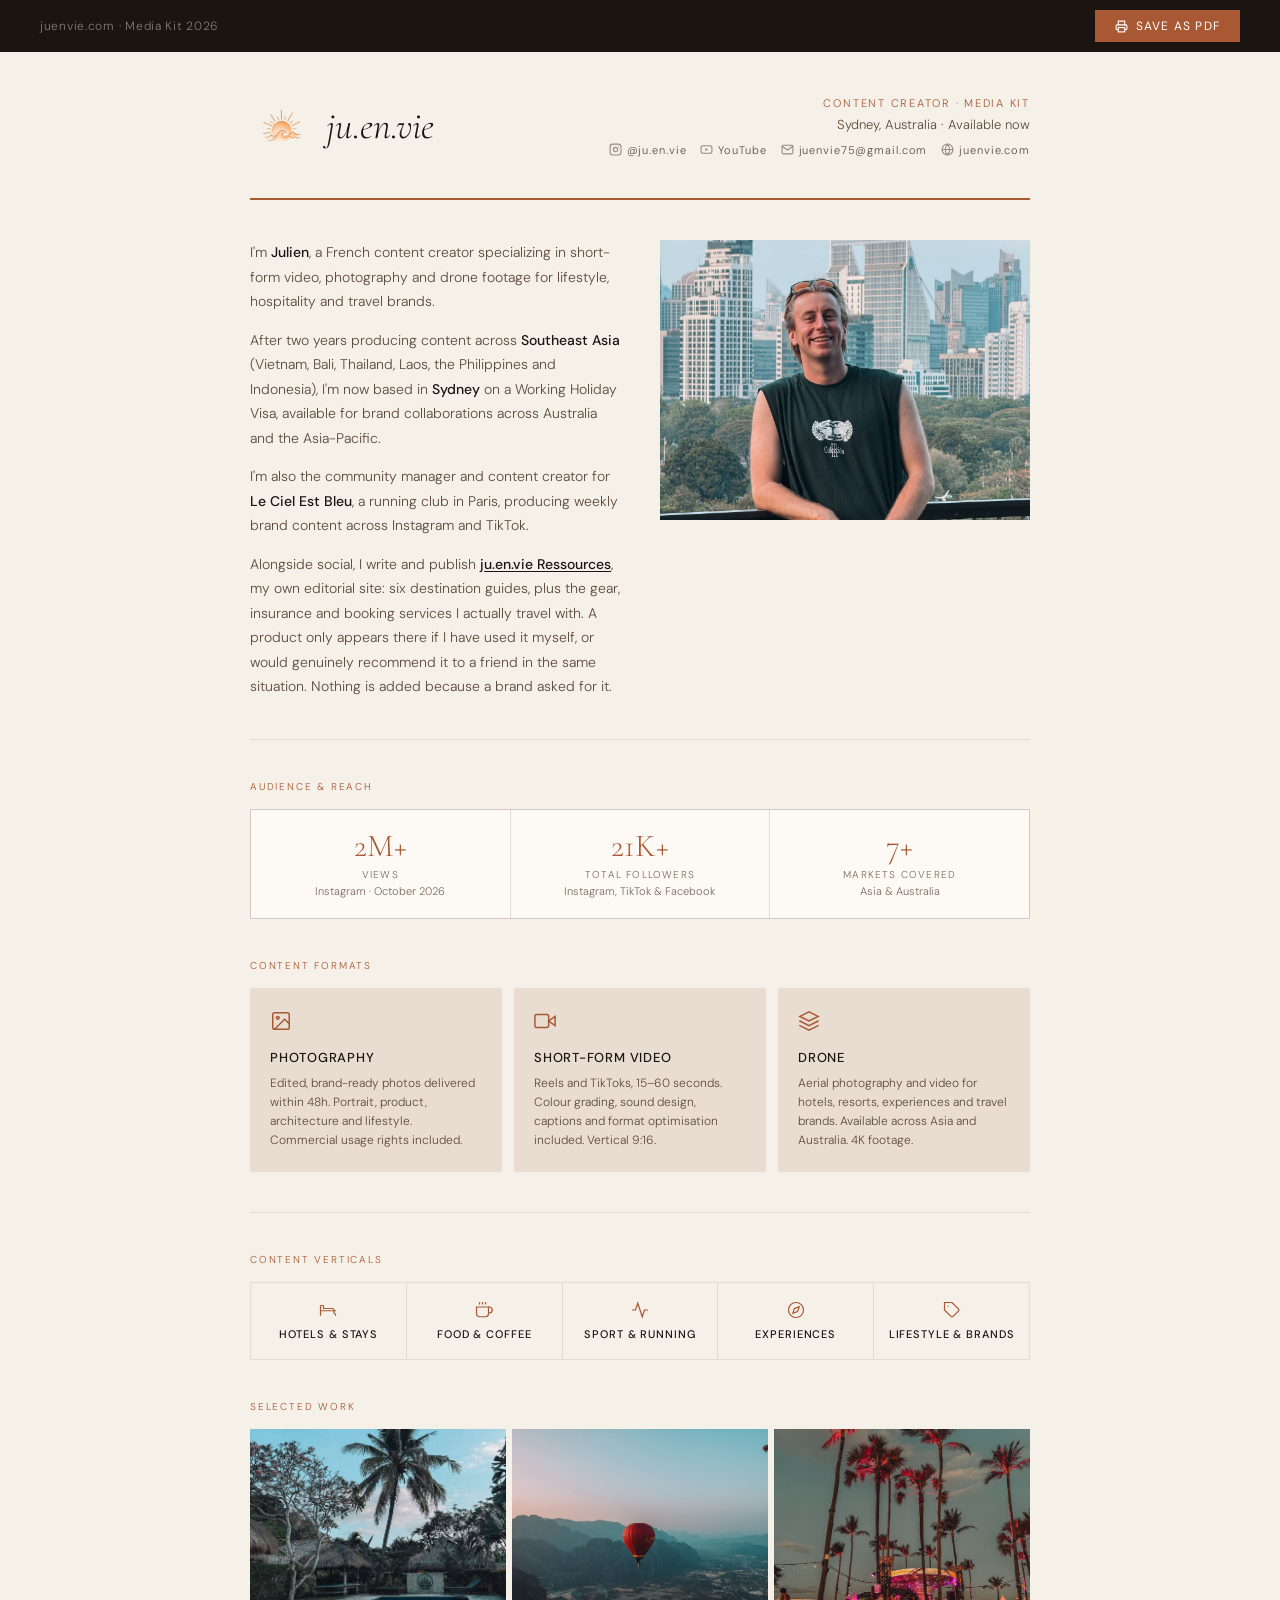
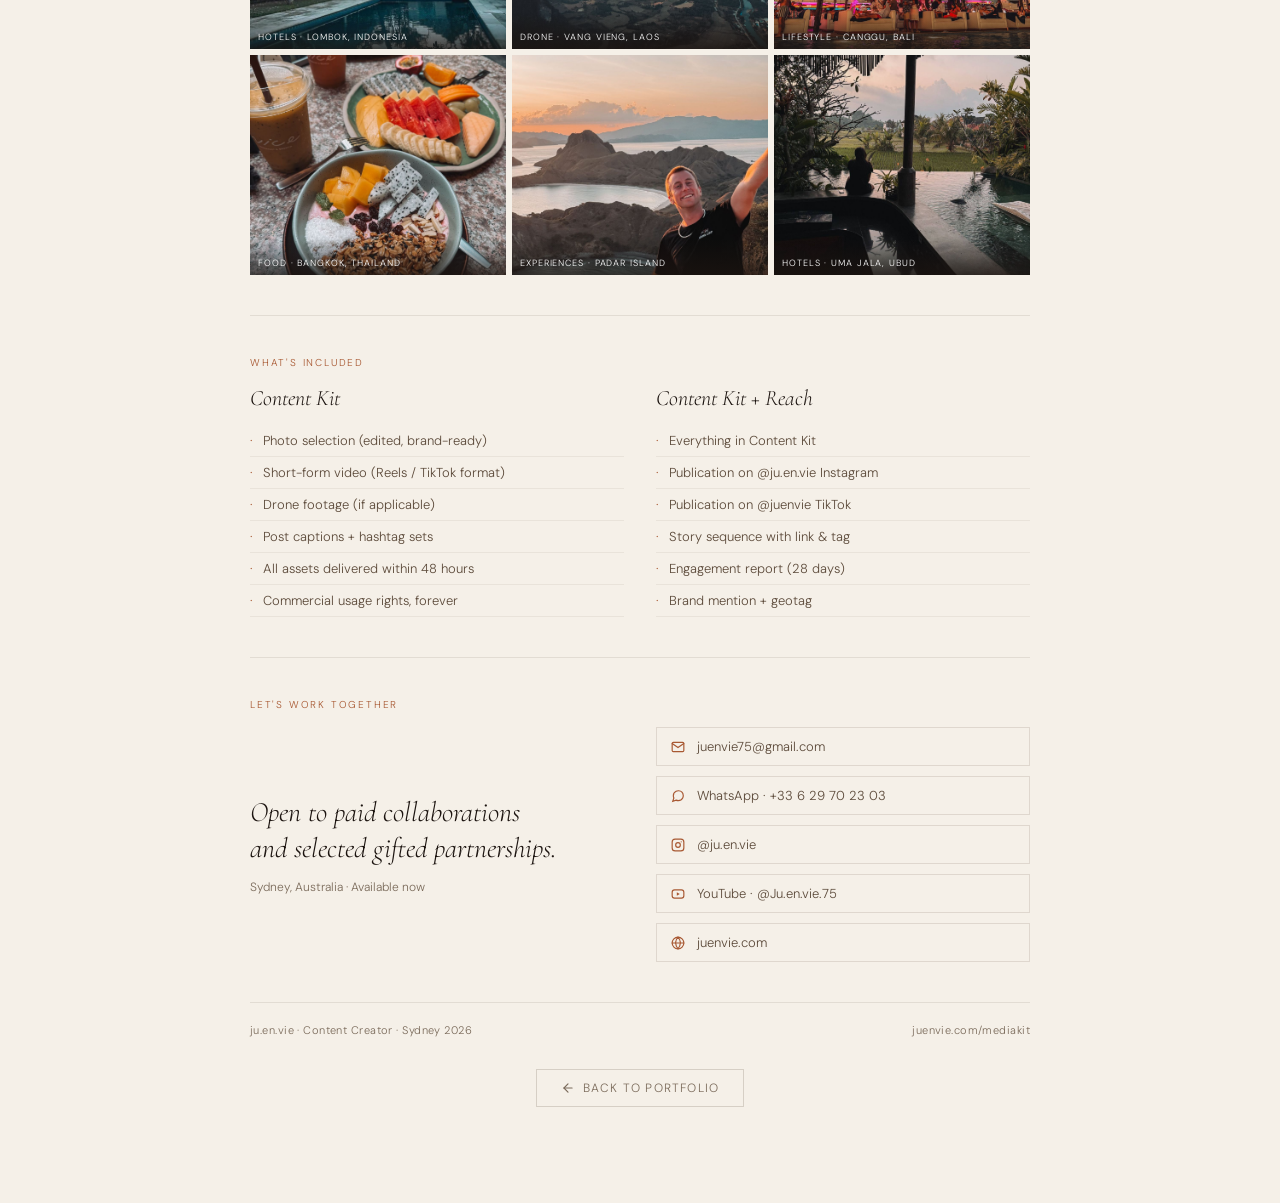
<file: mediakit.html>
<!DOCTYPE html>
<html lang="en">
<head>
<meta charset="UTF-8">
<meta name="viewport" content="width=device-width, initial-scale=1.0">
<meta name="theme-color" content="#F5F0E8">
<meta name="description" content="Media kit. Julien, French UGC content creator in Sydney, Australia. Audience stats, content formats, selected work and collaboration packages for hotels, cafés, sport and lifestyle brands.">
<title>Media Kit · Julien · Content Creator · Sydney 2026</title>
<link rel="canonical" href="https://juenvie.com/mediakit.html">
<meta property="og:type" content="website">
<meta property="og:title" content="Media Kit · Julien · Content Creator · Sydney 2026">
<meta property="og:description" content="Audience stats, content formats, selected work and collaboration packages for hotels, cafés, sport and lifestyle brands.">
<meta property="og:url" content="https://juenvie.com/mediakit.html">
<meta property="og:image" content="https://juenvie.com/images/partage/mediakit.jpg">
<meta property="og:image:width" content="1200">
<meta property="og:image:height" content="630">
<meta property="og:image:alt" content="Julien on a Bangkok rooftop, city skyline behind">
<meta name="twitter:card" content="summary_large_image">
<meta name="twitter:image" content="https://juenvie.com/images/partage/mediakit.jpg">
<meta name="twitter:image:alt" content="Julien on a Bangkok rooftop, city skyline behind">
<link rel="icon" type="image/png" sizes="32x32" href="images/favicon-32.png">
<link rel="preconnect" href="https://fonts.googleapis.com">
<link rel="preconnect" href="https://fonts.gstatic.com" crossorigin>
<link href="https://fonts.googleapis.com/css2?family=Cormorant+Garamond:ital,wght@0,300;0,400;0,600;1,300;1,400&family=DM+Sans:wght@300;400;500&display=swap" rel="stylesheet">
<style>
  :root {
    --cream: #F5F0E8; --sand: #E8DDD0; --terracotta: #A85832;
    --deep: #1C1410; --mid: #5C4A3A; --light: #7A6A5A; --white: #FDFAF6;
  }
  * { margin: 0; padding: 0; box-sizing: border-box; }
  html { scroll-behavior: smooth; }
  body { background: var(--cream); color: var(--deep); font-family: 'DM Sans', sans-serif; font-weight: 300; }

  /* ── PRINT BUTTON ── */
  .print-bar {
    position: fixed; top: 0; left: 0; right: 0; z-index: 100;
    background: var(--deep); padding: 10px 40px;
    display: flex; align-items: center; justify-content: space-between;
  }
  .print-bar span { font-size: 12px; color: rgba(255,255,255,0.45); letter-spacing: 0.06em; }
  .print-btn {
    display: inline-flex; align-items: center; gap: 8px;
    background: var(--terracotta); color: white; border: none; cursor: pointer;
    font-family: 'DM Sans', sans-serif; font-size: 12px; letter-spacing: 0.1em;
    text-transform: uppercase; padding: 8px 20px; transition: background 0.2s;
  }
  .print-btn:hover { background: #b05e38; }

  /* ── LAYOUT ── */
  .page { max-width: 860px; margin: 0 auto; padding: 52px 40px 80px; }

  /* ── HEADER ── */
  .mk-header {
    display: grid; grid-template-columns: auto 1fr; gap: 32px;
    align-items: center; padding-bottom: 40px;
    border-bottom: 2px solid var(--terracotta); margin-bottom: 40px;
  }
  .mk-logo { display: flex; align-items: center; gap: 12px; }
  .mk-logo img { height: 64px; width: auto; }
  .mk-logo-name {
    font-family: 'Cormorant Garamond', serif; font-size: 38px;
    font-weight: 300; font-style: italic; color: var(--deep);
  }
  .mk-header-right { text-align: right; }
  .mk-title { font-size: 11px; letter-spacing: 0.16em; text-transform: uppercase; color: var(--terracotta); margin-bottom: 6px; }
  .mk-location { font-size: 13px; color: var(--mid); margin-bottom: 10px; }
  .mk-handles { display: flex; gap: 14px; justify-content: flex-end; flex-wrap: wrap; }
  .mk-handle {
    font-size: 11px; letter-spacing: 0.08em; color: var(--mid);
    text-decoration: none; display: inline-flex; align-items: center; gap: 5px;
    transition: color 0.2s;
  }
  .mk-handle:hover { color: var(--terracotta); }
  .mk-handle svg { opacity: 0.6; }

  /* ── BIO ── */
  .mk-bio {
    display: grid; grid-template-columns: 1fr 1fr; gap: 40px;
    margin-bottom: 40px; padding-bottom: 40px;
    border-bottom: 1px solid rgba(92,74,58,0.12);
  }
  .mk-bio-text p { font-size: 14px; line-height: 1.75; color: var(--mid); }
  .mk-bio-text p + p { margin-top: 14px; }
  .mk-bio-text strong { color: var(--deep); font-weight: 500; }
  .mk-bio-photo { position: relative; }
  .mk-bio-photo img { width: 100%; height: 280px; object-fit: cover; object-position: 50% 35%; display: block; }
  .mk-bio-photo-tag {
    position: absolute; bottom: 10px; left: 10px;
    font-size: 10px; letter-spacing: 0.1em; text-transform: uppercase;
    color: white; background: rgba(28,20,16,0.65); padding: 4px 8px;
  }

  /* ── STATS ── */
  .mk-stats {
    display: grid; grid-template-columns: repeat(3, 1fr); gap: 1px;
    background: rgba(92,74,58,0.12); margin-bottom: 40px;
    border: 1px solid rgba(92,74,58,0.12);
  }
  .mk-stat { background: var(--white); padding: 20px 16px; text-align: center; }
  .mk-stat-value {
    font-family: 'Cormorant Garamond', serif; font-size: 32px; font-weight: 300;
    color: var(--terracotta); line-height: 1; margin-bottom: 6px;
  }
  .mk-stat-label { font-size: 10px; letter-spacing: 0.12em; text-transform: uppercase; color: var(--light); }
  .mk-stat-sub { font-size: 11px; color: var(--light); margin-top: 3px; }

  /* ── FORMATS ── */
  .mk-section-label {
    font-size: 10px; letter-spacing: 0.18em; text-transform: uppercase;
    color: var(--terracotta); margin-bottom: 16px;
  }
  .mk-formats {
    display: grid; grid-template-columns: repeat(3, 1fr); gap: 12px;
    margin-bottom: 40px; padding-bottom: 40px;
    border-bottom: 1px solid rgba(92,74,58,0.12);
  }
  .mk-format { background: var(--sand); padding: 22px 20px; }
  .mk-format-icon { margin-bottom: 12px; color: var(--terracotta); }
  .mk-format-icon svg { width: 22px; height: 22px; }
  .mk-format-name { font-size: 13px; letter-spacing: 0.06em; text-transform: uppercase; color: var(--deep); margin-bottom: 8px; font-weight: 500; }
  .mk-format-desc { font-size: 12px; line-height: 1.6; color: var(--mid); }

  /* ── VERTICALS ── */
  .mk-verticals {
    display: flex; gap: 0; margin-bottom: 40px; padding-bottom: 40px;
    border-bottom: 1px solid rgba(92,74,58,0.12);
    border: 1px solid rgba(92,74,58,0.12);
  }
  .mk-vertical {
    flex: 1; padding: 18px 14px; text-align: center;
    border-right: 1px solid rgba(92,74,58,0.12);
  }
  .mk-vertical:last-child { border-right: none; }
  .mk-vertical svg { width: 18px; height: 18px; color: var(--terracotta); display: block; margin: 0 auto 8px; }
  .mk-vertical-name { font-size: 11px; letter-spacing: 0.08em; text-transform: uppercase; color: var(--deep); font-weight: 500; }

  /* ── SELECTED WORK ── */
  .mk-work-grid {
    display: grid; grid-template-columns: repeat(3, 1fr); gap: 6px;
    margin-bottom: 40px; padding-bottom: 40px;
    border-bottom: 1px solid rgba(92,74,58,0.12);
  }
  .mk-work-img { position: relative; overflow: hidden; }
  .mk-work-img img { width: 100%; height: 220px; object-fit: cover; display: block; }
  .mk-work-img span {
    position: absolute; bottom: 0; left: 0; right: 0;
    font-size: 9px; letter-spacing: 0.1em; text-transform: uppercase;
    color: white; background: linear-gradient(to top, rgba(28,20,16,0.75) 0%, transparent 100%);
    padding: 18px 8px 6px;
  }

  /* ── DELIVERABLES ── */
  .mk-deliverables {
    display: grid; grid-template-columns: 1fr 1fr; gap: 32px;
    margin-bottom: 40px; padding-bottom: 40px;
    border-bottom: 1px solid rgba(92,74,58,0.12);
  }
  .mk-deliverable-title { font-family: 'Cormorant Garamond', serif; font-size: 22px; font-style: italic; color: var(--deep); margin-bottom: 14px; }
  .mk-deliverable-list { list-style: none; }
  .mk-deliverable-list li { font-size: 13px; color: var(--mid); padding: 7px 0; border-bottom: 1px solid rgba(92,74,58,0.08); display: flex; gap: 10px; align-items: baseline; }
  .mk-deliverable-list li::before { content: '·'; color: var(--terracotta); flex-shrink: 0; }

  /* ── CONTACT ── */
  .mk-contact { display: grid; grid-template-columns: 1fr 1fr; gap: 32px; align-items: center; }
  .mk-contact-left p { font-family: 'Cormorant Garamond', serif; font-size: 28px; font-style: italic; color: var(--deep); line-height: 1.3; margin-bottom: 8px; }
  .mk-contact-left span { font-size: 12px; color: var(--light); }
  .mk-contact-right { display: flex; flex-direction: column; gap: 10px; }
  .mk-contact-item {
    display: flex; align-items: center; gap: 12px;
    font-size: 13px; color: var(--mid); text-decoration: none;
    padding: 10px 14px; border: 1px solid rgba(92,74,58,0.15);
    transition: border-color 0.2s, color 0.2s;
  }
  .mk-contact-item:hover { border-color: var(--terracotta); color: var(--terracotta); }
  .mk-contact-item svg { width: 14px; height: 14px; color: var(--terracotta); flex-shrink: 0; }

  /* ── BACK HOME ── */
  .mk-back-home {
    text-align: center; padding: 32px 0 16px;
  }
  .mk-back-home a {
    display: inline-flex; align-items: center; gap: 8px;
    font-size: 12px; letter-spacing: 0.1em; text-transform: uppercase;
    color: var(--light); text-decoration: none;
    border: 1px solid rgba(92,74,58,0.2); padding: 10px 24px;
    transition: color 0.2s, border-color 0.2s;
  }
  .mk-back-home a:hover { color: var(--terracotta); border-color: var(--terracotta); }

  /* ── FOOTER ── */
  .mk-footer {
    margin-top: 40px; padding-top: 20px;
    border-top: 1px solid rgba(92,74,58,0.12);
    display: flex; justify-content: space-between; align-items: center;
  }
  .mk-footer span { font-size: 11px; color: var(--light); letter-spacing: 0.04em; }

  /* ── PRINT ── */
  @media print {
    @page { size: A4 portrait; margin: 12mm 16mm; }

    *, *::before, *::after {
      -webkit-print-color-adjust: exact !important;
      print-color-adjust: exact !important;
    }

    .print-bar { display: none !important; }
    .mk-back-home { display: none !important; }

    body {
      background: white !important;
      padding-top: 0 !important;
    }

    .page {
      max-width: 100%;
      padding: 0;
      margin: 0;
    }

    /* Section labels never orphaned from their content */
    .mk-section-label { break-after: avoid; page-break-after: avoid; }

    /* Keep key blocks together */
    .mk-header  { break-inside: avoid; page-break-inside: avoid; }
    .mk-bio     { break-inside: avoid; page-break-inside: avoid; }
    .mk-stats   { break-inside: avoid; page-break-inside: avoid; }
    .mk-formats { break-inside: avoid; page-break-inside: avoid; }
    .mk-verticals { break-inside: avoid; page-break-inside: avoid; }
    .mk-work-grid { break-inside: avoid; page-break-inside: avoid; }
    .mk-deliverables { break-inside: avoid; page-break-inside: avoid; }
    .mk-contact { break-inside: avoid; page-break-inside: avoid; }
    .mk-footer  { break-inside: avoid; page-break-inside: avoid; }

    /* Image heights tuned for A4 */
    .mk-bio-photo img  { height: 200px; }
    .mk-work-img img   { height: 140px; }

    /* Reduce vertical spacing slightly for print */
    .mk-bio, .mk-stats, .mk-formats, .mk-verticals,
    .mk-work-grid, .mk-deliverables {
      margin-bottom: 24px;
      padding-bottom: 24px;
    }
    .mk-header { margin-bottom: 24px; padding-bottom: 24px; }
  }

  @media screen and (max-width: 720px) {
    body { padding-top: 46px; }
    .mk-header { grid-template-columns: 1fr; gap: 16px; }
    .mk-header-right { text-align: left; }
    .mk-handles { justify-content: flex-start; }
    .mk-bio { grid-template-columns: 1fr; }
    .mk-bio-photo { order: -1; }
    .mk-stats { grid-template-columns: repeat(3, 1fr); }
    .mk-stat { padding: 16px 8px; }
    .mk-stat-sub { font-size: 10px; }
    .mk-formats { grid-template-columns: 1fr; }
    .mk-verticals { flex-wrap: wrap; }
    .mk-vertical { flex: 0 0 50%; border-bottom: 1px solid rgba(92,74,58,0.12); }
    .mk-work-grid { grid-template-columns: 1fr 1fr; }
    .mk-deliverables { grid-template-columns: 1fr; }
    .mk-contact { grid-template-columns: 1fr; }
    .page { padding: 24px 20px; }
  }
</style>
<!-- Mesure d'audience GoatCounter : aucun cookie, aucune donnée personnelle,
     donc pas de bandeau de consentement. Tableau de bord sur
     https://juenvie.goatcounter.com -->
<script data-goatcounter="https://juenvie.goatcounter.com/count" async src="//gc.zgo.at/count.js"></script>
<script type="application/ld+json">
{
  "@context": "https://schema.org",
  "@type": "WebPage",
  "name": "Media Kit · Julien · Content Creator",
  "url": "https://juenvie.com/mediakit.html",
  "description": "Media kit of Julien, French UGC content creator in Sydney, Australia. Audience stats, content formats and collaboration packages.",
  "inLanguage": "en",
  "isPartOf": { "@type": "WebSite", "name": "ju.en.vie · Julien · Content Creator", "url": "https://juenvie.com/" },
  "about": { "@type": "Person", "name": "Julien", "alternateName": "ju.en.vie", "url": "https://juenvie.com/", "jobTitle": "UGC Content Creator" }
}
</script>
</head>
<body style="padding-top: 42px;">

<!-- Print bar (hidden in print) -->
<div class="print-bar">
  <span>juenvie.com · Media Kit 2026</span>
  <button class="print-btn" onclick="window.print()">
    <svg width="13" height="13" viewBox="0 0 24 24" fill="none" stroke="currentColor" stroke-width="2" stroke-linecap="round"><polyline points="6 9 6 2 18 2 18 9"/><path d="M6 18H4a2 2 0 0 1-2-2v-5a2 2 0 0 1 2-2h16a2 2 0 0 1 2 2v5a2 2 0 0 1-2 2h-2"/><rect x="6" y="14" width="12" height="8"/></svg>
    Save as PDF
  </button>
</div>

<div class="page">

  <!-- HEADER -->
  <div class="mk-header">
    <a href="index.html" class="mk-logo" style="text-decoration:none;">
      <img src="images/logo_transparent.png" alt="ju.en.vie" width="320" height="320" loading="lazy">
      <span class="mk-logo-name">ju.en.vie</span>
    </a>
    <div class="mk-header-right">
      <div class="mk-title">Content Creator · Media Kit</div>
      <div class="mk-location">Sydney, Australia · Available now</div>
      <div class="mk-handles">
        <a href="https://www.instagram.com/ju.en.vie/" target="_blank" class="mk-handle">
          <svg width="13" height="13" viewBox="0 0 24 24" fill="none" stroke="currentColor" stroke-width="2" stroke-linecap="round"><rect x="2" y="2" width="20" height="20" rx="5"/><circle cx="12" cy="12" r="4"/><circle cx="17.5" cy="6.5" r="1" fill="currentColor" stroke="none"/></svg>
          @ju.en.vie
        </a>
        <a href="https://www.youtube.com/@Ju.en.vie.75" target="_blank" class="mk-handle">
          <svg width="13" height="13" viewBox="0 0 24 24" fill="none" stroke="currentColor" stroke-width="2" stroke-linecap="round" stroke-linejoin="round"><rect x="2" y="5" width="20" height="14" rx="4"/><polygon points="10 9 15 12 10 15 10 9" fill="currentColor" stroke="none"/></svg>
          YouTube
        </a>
        <a href="mailto:juenvie75@gmail.com" class="mk-handle">
          <svg width="13" height="13" viewBox="0 0 24 24" fill="none" stroke="currentColor" stroke-width="2" stroke-linecap="round"><path d="M4 4h16c1.1 0 2 .9 2 2v12c0 1.1-.9 2-2 2H4c-1.1 0-2-.9-2-2V6c0-1.1.9-2 2-2z"/><polyline points="22,6 12,13 2,6"/></svg>
          juenvie75@gmail.com
        </a>
        <a href="https://juenvie.com" target="_blank" class="mk-handle">
          <svg width="13" height="13" viewBox="0 0 24 24" fill="none" stroke="currentColor" stroke-width="2" stroke-linecap="round"><circle cx="12" cy="12" r="10"/><line x1="2" y1="12" x2="22" y2="12"/><path d="M12 2a15.3 15.3 0 0 1 4 10 15.3 15.3 0 0 1-4 10 15.3 15.3 0 0 1-4-10 15.3 15.3 0 0 1 4-10z"/></svg>
          juenvie.com
        </a>
      </div>
    </div>
  </div>

  <!-- BIO -->
  <div class="mk-bio">
    <div class="mk-bio-text">
      <p>I'm <strong>Julien</strong>, a French content creator specializing in short-form video, photography and drone footage for lifestyle, hospitality and travel brands.</p>
      <p>After two years producing content across <strong>Southeast Asia</strong> (Vietnam, Bali, Thailand, Laos, the Philippines and Indonesia), I'm now based in <strong>Sydney</strong> on a Working Holiday Visa, available for brand collaborations across Australia and the Asia-Pacific.</p>
      <p>I'm also the community manager and content creator for <strong>Le Ciel Est Bleu</strong>, a running club in Paris, producing weekly brand content across Instagram and TikTok.</p>
      <p>Alongside social, I write and publish <strong><a href="https://juenvie.com/ressources/" target="_blank" rel="noopener" style="color:inherit;text-decoration:underline;text-underline-offset:2px;">ju.en.vie Ressources</a></strong>, my own editorial site: six destination guides, plus the gear, insurance and booking services I actually travel with. A product only appears there if I have used it myself, or would genuinely recommend it to a friend in the same situation. Nothing is added because a brand asked for it.</p>
    </div>
    <div class="mk-bio-photo">
      <picture><source type="image/webp" media="(max-width: 768px)" srcset="images/webp/portrait-rooftop-skyline-bangkok-800.webp"><img src="images/portrait-rooftop-skyline-bangkok.jpg" alt="Julien · Bangkok" loading="lazy"></picture>

    </div>
  </div>

  <!-- REACH -->
  <p class="mk-section-label">Audience &amp; Reach</p>
  <div class="mk-stats">
    <div class="mk-stat">
      <div class="mk-stat-value">2M+</div>
      <div class="mk-stat-label">Views</div>
      <div class="mk-stat-sub">Instagram · October 2026</div>
    </div>
    <div class="mk-stat">
      <div class="mk-stat-value">21K+</div>
      <div class="mk-stat-label">Total Followers</div>
      <div class="mk-stat-sub">Instagram, TikTok &amp; Facebook</div>
    </div>
    <div class="mk-stat">
      <div class="mk-stat-value">7+</div>
      <div class="mk-stat-label">Markets Covered</div>
      <div class="mk-stat-sub">Asia &amp; Australia</div>
    </div>
  </div>

  <!-- CONTENT FORMATS -->
  <p class="mk-section-label" style="margin-top:40px;">Content Formats</p>
  <div class="mk-formats">
    <div class="mk-format">
      <div class="mk-format-icon">
        <svg viewBox="0 0 24 24" fill="none" stroke="currentColor" stroke-width="1.6" stroke-linecap="round"><rect x="3" y="3" width="18" height="18" rx="2"/><circle cx="8.5" cy="8.5" r="1.5"/><polyline points="21 15 16 10 5 21"/></svg>
      </div>
      <div class="mk-format-name">Photography</div>
      <div class="mk-format-desc">Edited, brand-ready photos delivered within 48h. Portrait, product, architecture and lifestyle. Commercial usage rights included.</div>
    </div>
    <div class="mk-format">
      <div class="mk-format-icon">
        <svg viewBox="0 0 24 24" fill="none" stroke="currentColor" stroke-width="1.6" stroke-linecap="round"><polygon points="23 7 16 12 23 17 23 7"/><rect x="1" y="5" width="15" height="14" rx="2"/></svg>
      </div>
      <div class="mk-format-name">Short-form Video</div>
      <div class="mk-format-desc">Reels and TikToks, 15–60 seconds. Colour grading, sound design, captions and format optimisation included. Vertical 9:16.</div>
    </div>
    <div class="mk-format">
      <div class="mk-format-icon">
        <svg viewBox="0 0 24 24" fill="none" stroke="currentColor" stroke-width="1.6" stroke-linecap="round"><path d="M12 2L2 7l10 5 10-5-10-5z"/><path d="M2 17l10 5 10-5"/><path d="M2 12l10 5 10-5"/></svg>
      </div>
      <div class="mk-format-name">Drone</div>
      <div class="mk-format-desc">Aerial photography and video for hotels, resorts, experiences and travel brands. Available across Asia and Australia. 4K footage.</div>
    </div>
  </div>

  <!-- VERTICALS -->
  <p class="mk-section-label">Content Verticals</p>
  <div class="mk-verticals" style="margin-bottom:40px; padding-bottom:0;">
    <div class="mk-vertical">
      <svg viewBox="0 0 24 24" fill="none" stroke="currentColor" stroke-width="1.6" stroke-linecap="round"><path d="M2 17V7a1 1 0 0 1 1-1h2a1 1 0 0 1 1 1v3h12a2 2 0 0 1 2 2v5"/><path d="M2 13h20"/><path d="M2 17v2"/><path d="M22 17v2"/></svg>
      <div class="mk-vertical-name">Hotels &amp; Stays</div>
    </div>
    <div class="mk-vertical">
      <svg viewBox="0 0 24 24" fill="none" stroke="currentColor" stroke-width="1.6" stroke-linecap="round"><path d="M18 8h1a4 4 0 0 1 0 8h-1"/><path d="M2 8h16v9a4 4 0 0 1-4 4H6a4 4 0 0 1-4-4V8z"/><line x1="6" y1="2" x2="6" y2="4"/><line x1="10" y1="2" x2="10" y2="4"/><line x1="14" y1="2" x2="14" y2="4"/></svg>
      <div class="mk-vertical-name">Food &amp; Coffee</div>
    </div>
    <div class="mk-vertical">
      <svg viewBox="0 0 24 24" fill="none" stroke="currentColor" stroke-width="1.6" stroke-linecap="round"><polyline points="22 12 18 12 15 21 9 3 6 12 2 12"/></svg>
      <div class="mk-vertical-name">Sport &amp; Running</div>
    </div>
    <div class="mk-vertical">
      <svg viewBox="0 0 24 24" fill="none" stroke="currentColor" stroke-width="1.6" stroke-linecap="round"><circle cx="12" cy="12" r="10"/><polygon points="16.24 7.76 14.12 14.12 7.76 16.24 9.88 9.88 16.24 7.76"/></svg>
      <div class="mk-vertical-name">Experiences</div>
    </div>
    <div class="mk-vertical">
      <svg viewBox="0 0 24 24" fill="none" stroke="currentColor" stroke-width="1.6" stroke-linecap="round"><path d="M20.59 13.41l-7.17 7.17a2 2 0 0 1-2.83 0L2 12V2h10l8.59 8.59a2 2 0 0 1 0 2.82z"/><line x1="7" y1="7" x2="7.01" y2="7"/></svg>
      <div class="mk-vertical-name">Lifestyle &amp; Brands</div>
    </div>
  </div>

  <!-- SELECTED WORK -->
  <p class="mk-section-label" style="margin-top:40px;">Selected Work</p>
  <div class="mk-work-grid">
    <div class="mk-work-img">
      <picture><source type="image/webp" media="(max-width: 768px)" srcset="images/webp/senguigui-lombok-piscine-800.webp"><img src="images/senguigui-lombok-piscine.jpg" alt="Hotels · Lombok" loading="lazy"></picture>
      <span>Hotels · Lombok, Indonesia</span>
    </div>
    <div class="mk-work-img">
      <picture><source type="image/webp" media="(max-width: 768px)" srcset="images/webp/drone-montgolfiere-rouge-vallee-vang-vieng-laos-800.webp"><img src="images/drone-montgolfiere-rouge-vallee-vang-vieng-laos.jpg" alt="Drone · Laos" loading="lazy"></picture>
      <span>Drone · Vang Vieng, Laos</span>
    </div>
    <div class="mk-work-img">
      <picture><source type="image/webp" media="(max-width: 768px)" srcset="images/webp/beach-club-canggu-800.webp"><img src="images/beach-club-canggu.jpg" alt="Lifestyle · Canggu" loading="lazy"></picture>
      <span>Lifestyle · Canggu, Bali</span>
    </div>
    <div class="mk-work-img">
      <picture><source type="image/webp" media="(max-width: 768px)" srcset="images/webp/smoothie-bowl-fruits-tropicaux-cafe-bangkok-800.webp"><img src="images/smoothie-bowl-fruits-tropicaux-cafe-bangkok.jpg" alt="Food · Bangkok" loading="lazy"></picture>
      <span>Food · Bangkok, Thailand</span>
    </div>
    <div class="mk-work-img">
      <picture><source type="image/webp" media="(max-width: 768px)" srcset="images/webp/padar-island-800.webp"><img src="images/padar-island.jpg" alt="Experiences · Komodo" loading="lazy"></picture>
      <span>Experiences · Padar Island</span>
    </div>
    <div class="mk-work-img">
      <picture><source type="image/webp" media="(max-width: 768px)" srcset="images/webp/uma-jala-villa-ubud-800.webp"><img src="images/uma-jala-villa-ubud.jpg" alt="Hotels · Ubud" loading="lazy"></picture>
      <span>Hotels · Uma Jala, Ubud</span>
    </div>
  </div>

  <!-- DELIVERABLES -->
  <p class="mk-section-label" style="margin-top:40px;">What's Included</p>
  <div class="mk-deliverables">
    <div>
      <div class="mk-deliverable-title">Content Kit</div>
      <ul class="mk-deliverable-list">
        <li>Photo selection (edited, brand-ready)</li>
        <li>Short-form video (Reels / TikTok format)</li>
        <li>Drone footage (if applicable)</li>
        <li>Post captions + hashtag sets</li>
        <li>All assets delivered within 48 hours</li>
        <li>Commercial usage rights, forever</li>
      </ul>
    </div>
    <div>
      <div class="mk-deliverable-title">Content Kit + Reach</div>
      <ul class="mk-deliverable-list">
        <li>Everything in Content Kit</li>
        <li>Publication on @ju.en.vie Instagram</li>
        <li>Publication on @juenvie TikTok</li>
        <li>Story sequence with link &amp; tag</li>
        <li>Engagement report (28 days)</li>
        <li>Brand mention + geotag</li>
      </ul>
    </div>
  </div>

  <!-- CONTACT -->
  <p class="mk-section-label">Let's Work Together</p>
  <div class="mk-contact">
    <div class="mk-contact-left">
      <p>Open to paid collaborations<br><em>and selected gifted partnerships.</em></p>
      <span>Sydney, Australia · Available now</span>
    </div>
    <div class="mk-contact-right">
      <a href="mailto:juenvie75@gmail.com" class="mk-contact-item">
        <svg viewBox="0 0 24 24" fill="none" stroke="currentColor" stroke-width="2" stroke-linecap="round"><path d="M4 4h16c1.1 0 2 .9 2 2v12c0 1.1-.9 2-2 2H4c-1.1 0-2-.9-2-2V6c0-1.1.9-2 2-2z"/><polyline points="22,6 12,13 2,6"/></svg>
        juenvie75@gmail.com
      </a>
      <a href="https://wa.me/33629702303" target="_blank" class="mk-contact-item">
        <svg viewBox="0 0 24 24" fill="none" stroke="currentColor" stroke-width="2" stroke-linecap="round"><path d="M21 11.5a8.38 8.38 0 0 1-.9 3.8 8.5 8.5 0 0 1-7.6 4.7 8.38 8.38 0 0 1-3.8-.9L3 21l1.9-5.7a8.38 8.38 0 0 1-.9-3.8 8.5 8.5 0 0 1 4.7-7.6 8.38 8.38 0 0 1 3.8-.9h.5a8.48 8.48 0 0 1 8 8v.5z"/></svg>
        WhatsApp · +33 6 29 70 23 03
      </a>
      <a href="https://www.instagram.com/ju.en.vie/" target="_blank" class="mk-contact-item">
        <svg viewBox="0 0 24 24" fill="none" stroke="currentColor" stroke-width="2" stroke-linecap="round"><rect x="2" y="2" width="20" height="20" rx="5"/><circle cx="12" cy="12" r="4"/><circle cx="17.5" cy="6.5" r="1" fill="currentColor" stroke="none"/></svg>
        @ju.en.vie
      </a>
      <a href="https://www.youtube.com/@Ju.en.vie.75" target="_blank" class="mk-contact-item">
        <svg viewBox="0 0 24 24" fill="none" stroke="currentColor" stroke-width="2" stroke-linecap="round" stroke-linejoin="round"><rect x="2" y="5" width="20" height="14" rx="4"/><polygon points="10 9 15 12 10 15 10 9" fill="currentColor" stroke="none"/></svg>
        YouTube · @Ju.en.vie.75
      </a>
      <a href="https://juenvie.com" target="_blank" class="mk-contact-item">
        <svg viewBox="0 0 24 24" fill="none" stroke="currentColor" stroke-width="2" stroke-linecap="round"><circle cx="12" cy="12" r="10"/><line x1="2" y1="12" x2="22" y2="12"/><path d="M12 2a15.3 15.3 0 0 1 4 10 15.3 15.3 0 0 1-4 10 15.3 15.3 0 0 1-4-10 15.3 15.3 0 0 1 4-10z"/></svg>
        juenvie.com
      </a>
    </div>
  </div>

  <!-- FOOTER -->
  <div class="mk-footer">
    <span>ju.en.vie · Content Creator · Sydney 2026</span>
    <span>juenvie.com/mediakit</span>
  </div>

  <!-- Back to portfolio (hidden in print) -->
  <div class="mk-back-home">
    <a href="index.html">
      <svg width="14" height="14" viewBox="0 0 24 24" fill="none" stroke="currentColor" stroke-width="2" stroke-linecap="round"><line x1="19" y1="12" x2="5" y2="12"/><polyline points="12 19 5 12 12 5"/></svg>
      Back to portfolio
    </a>
  </div>

</div>
</body>
</html>
</file>
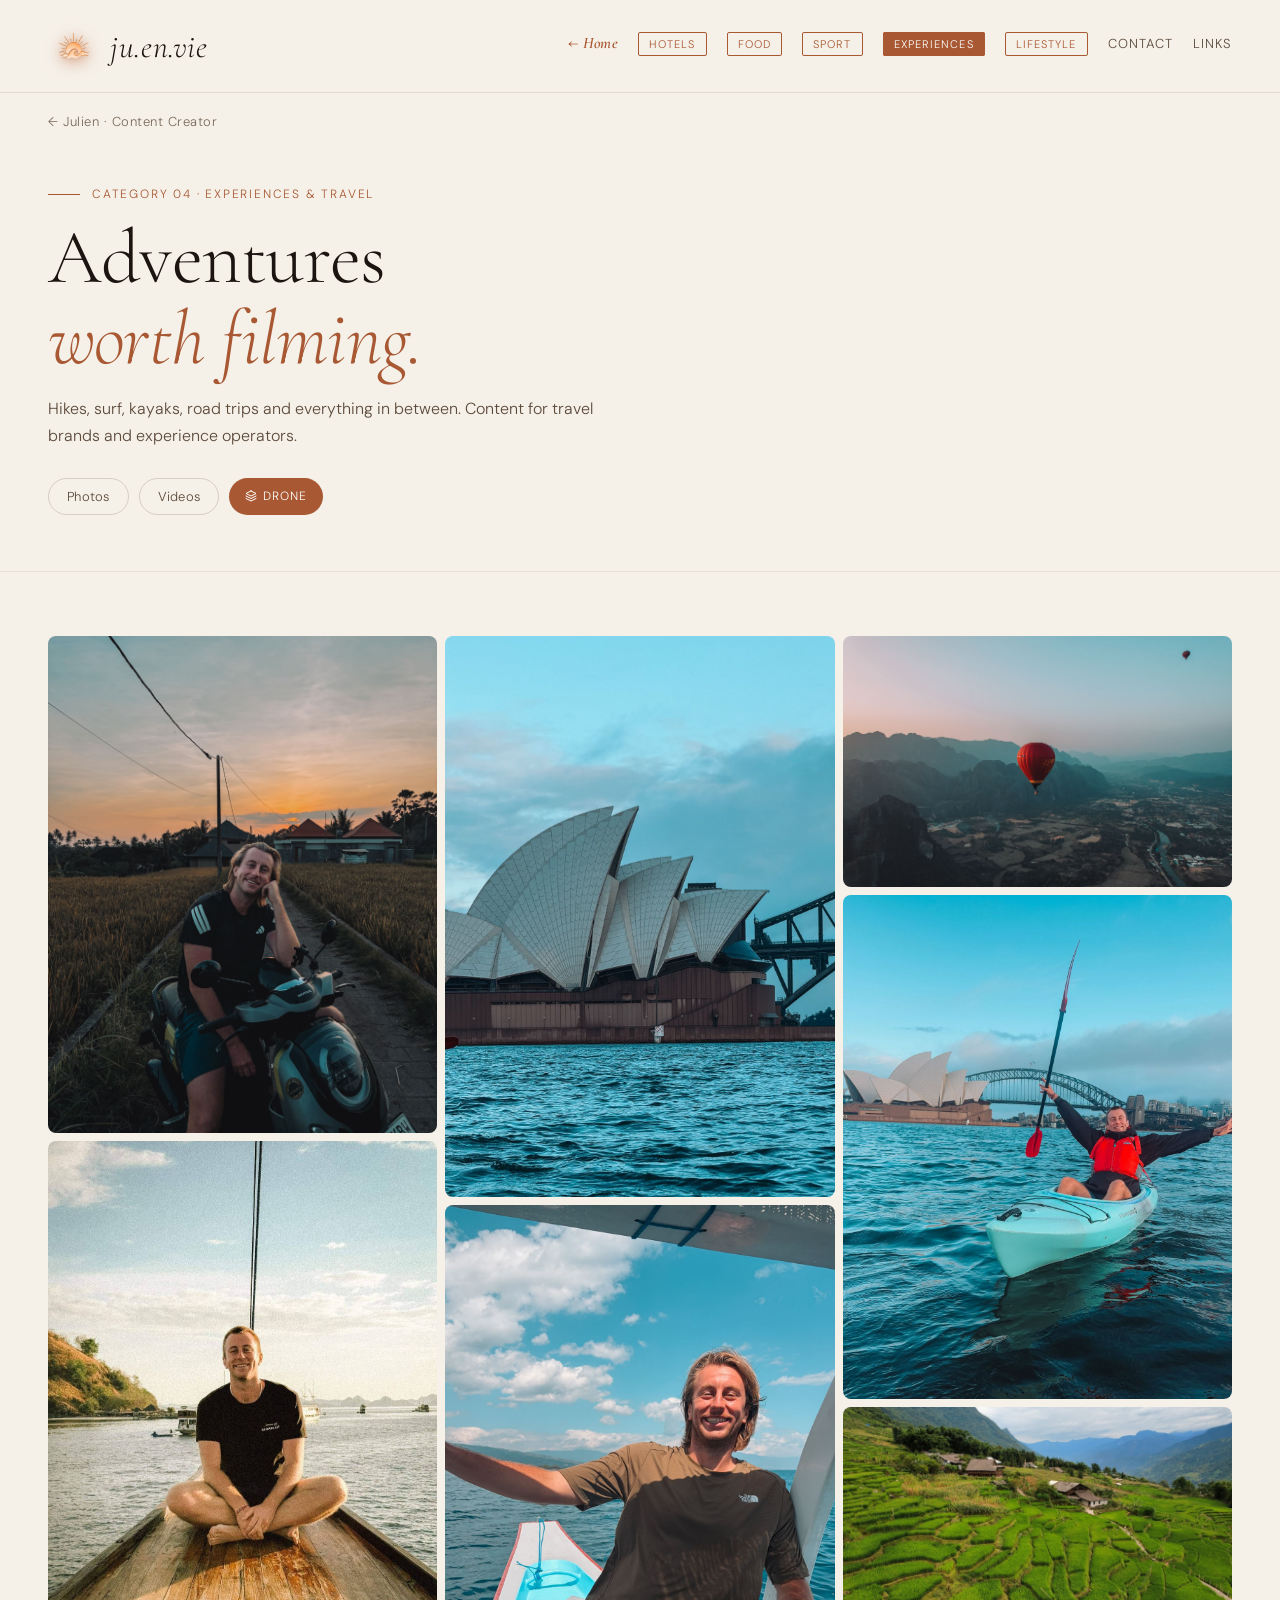
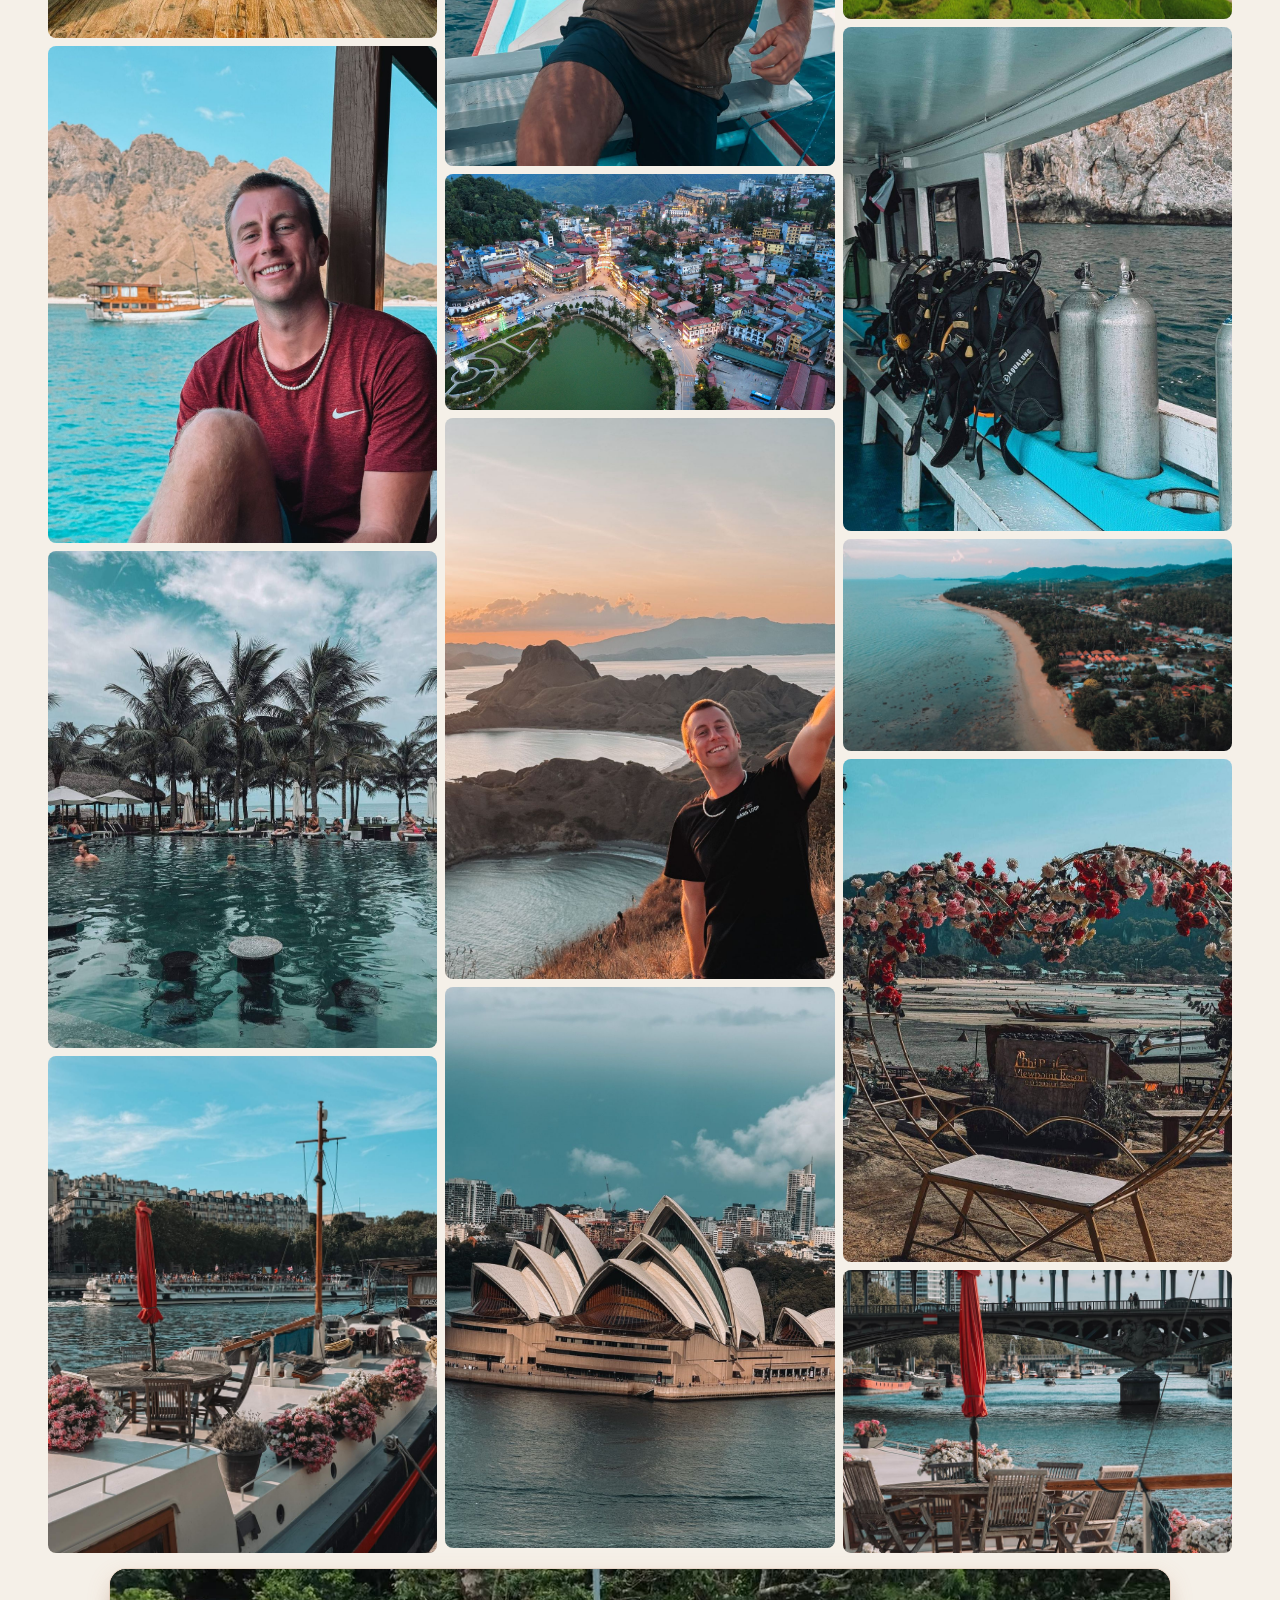
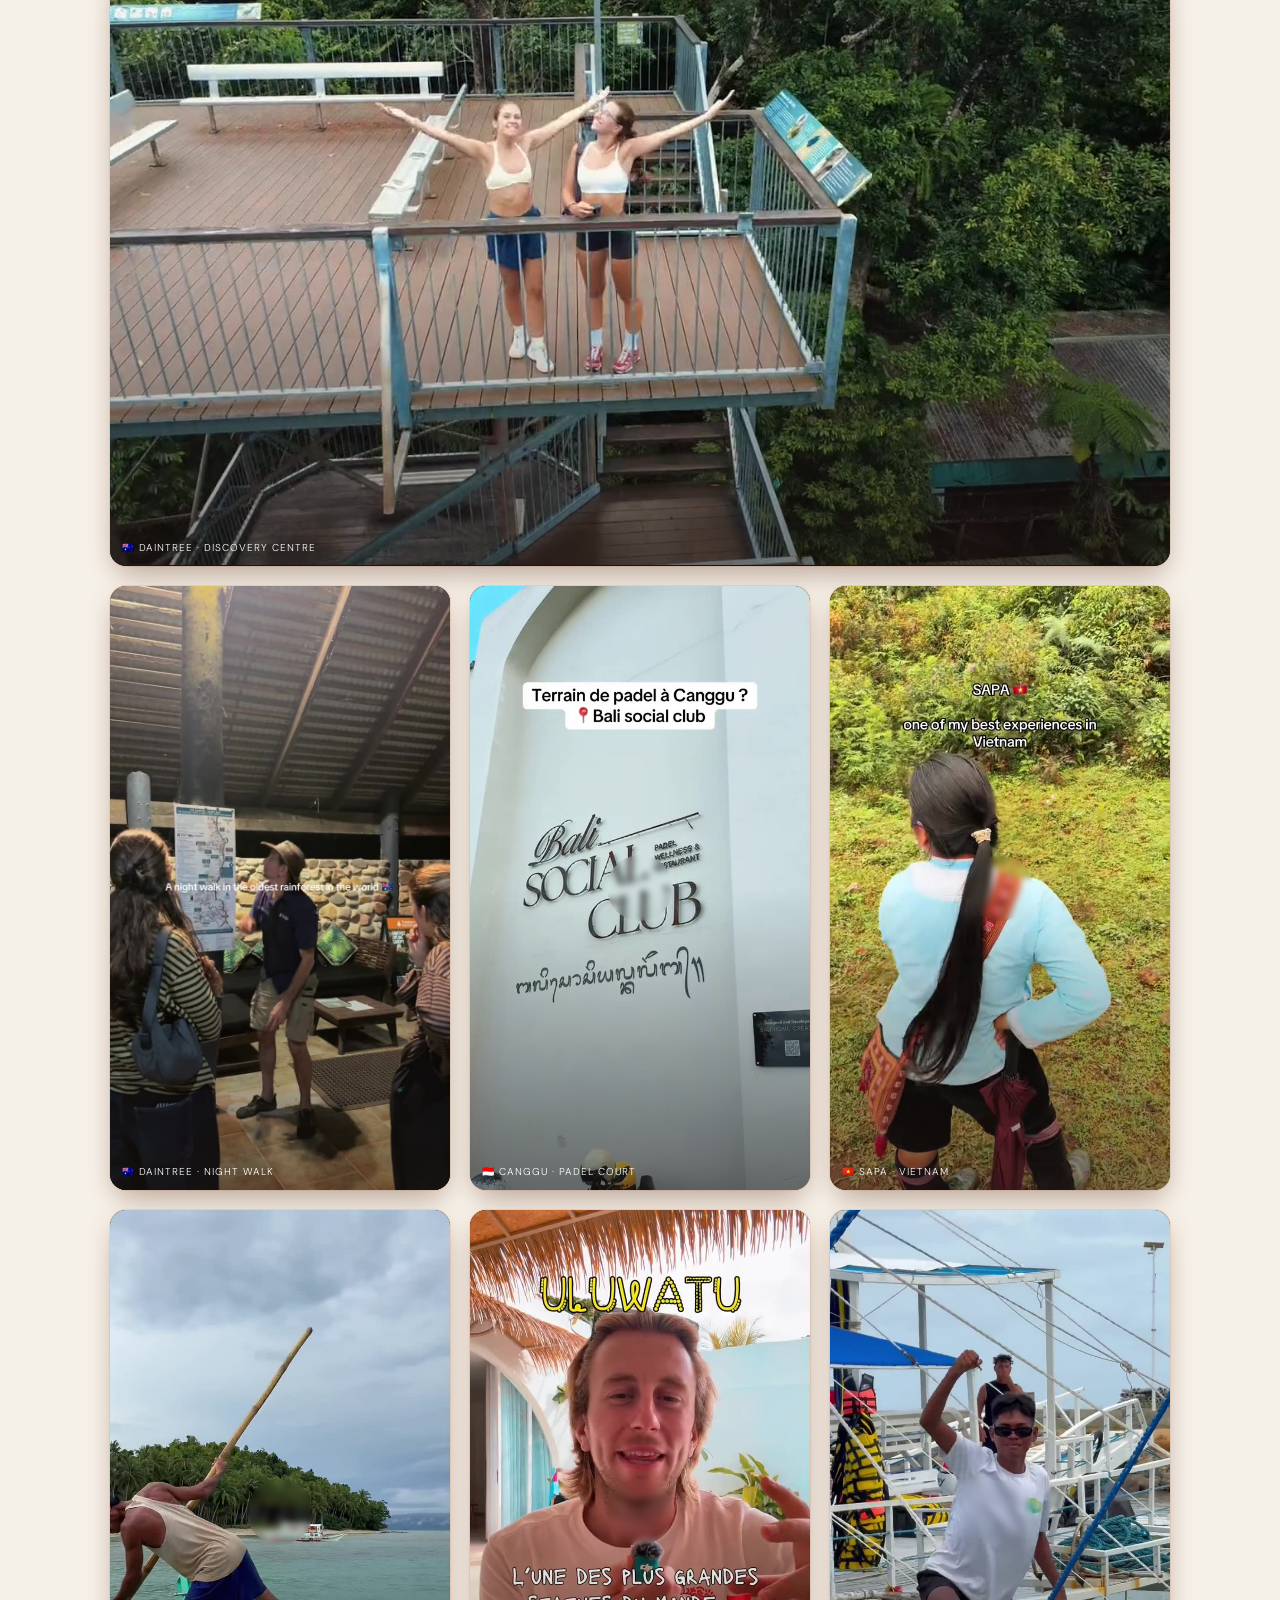
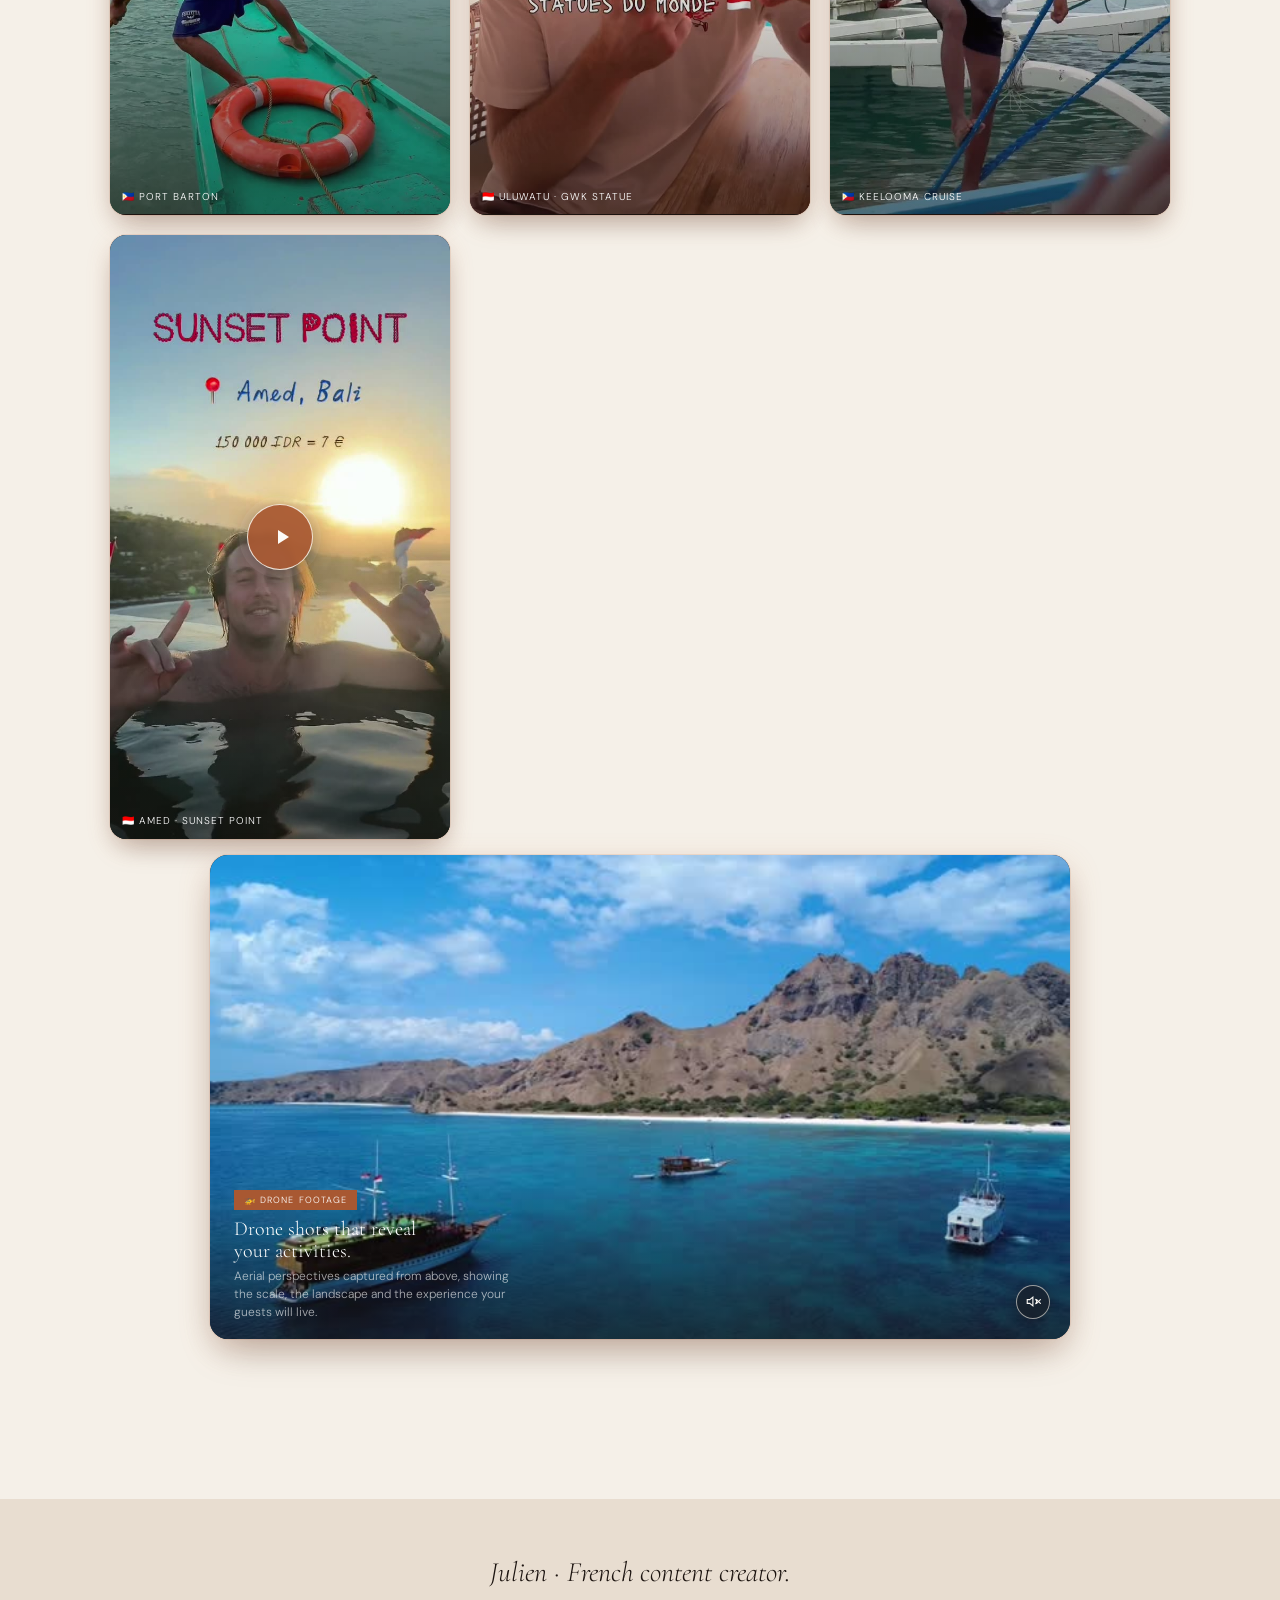
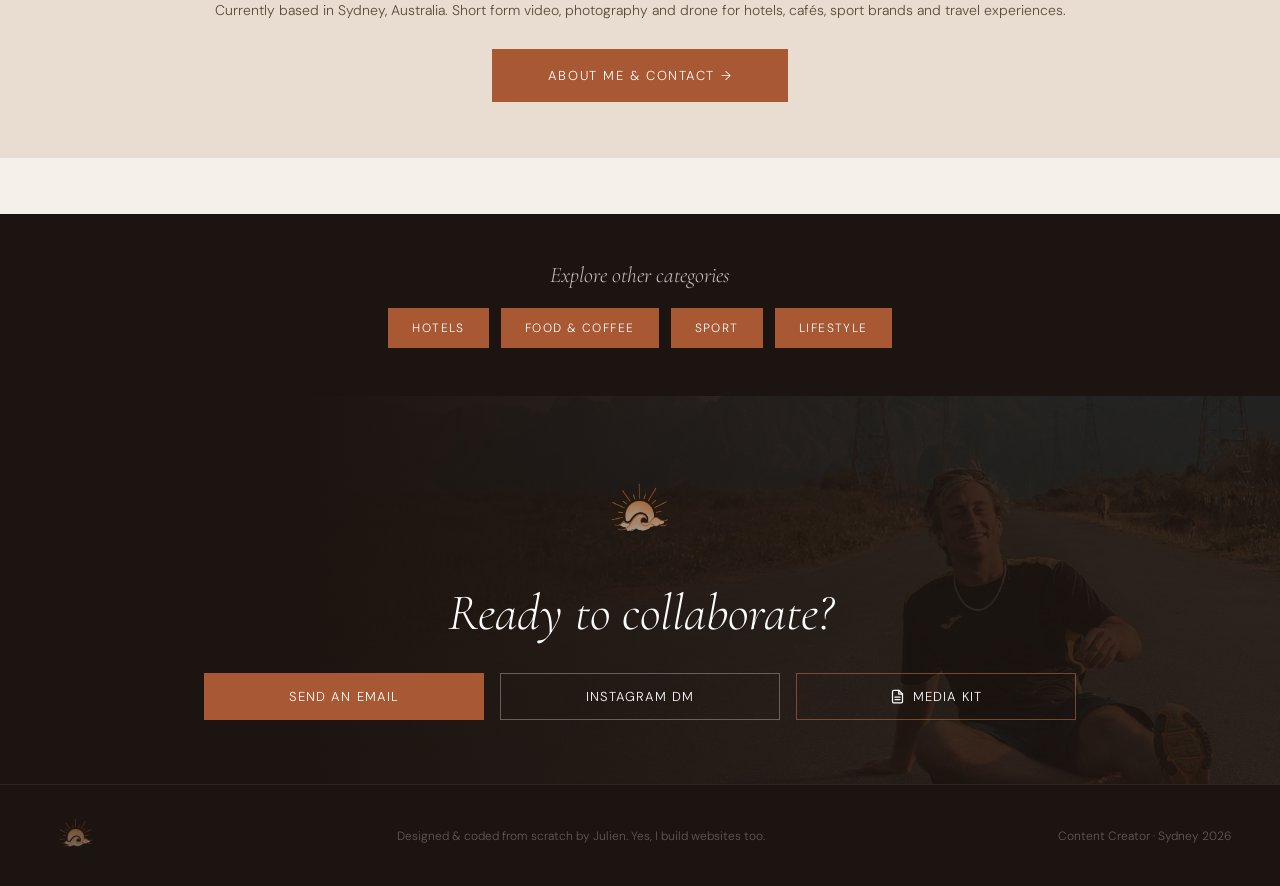
<file: portfolio-experiences.html>
<!DOCTYPE html>
<html lang="en">
<head>
<meta charset="UTF-8">
<meta name="viewport" content="width=device-width, initial-scale=1.0">
<meta name="theme-color" content="#F5F0E8">
<meta name="description" content="Adventure and travel content by Julien. Short-form video and photography for travel agencies, tour operators and experience brands in Australia.">
<meta property="og:title" content="Experiences &amp; Travel · Julien · Content Creator">
<meta property="og:description" content="Adventures, surf, hikes and road trips across Asia and Australia. Photo, video and drone.">
<meta property="og:image" content="https://juenvie.com/images/partage/portfolio-experiences.jpg">
<meta property="og:image:width" content="1200">
<meta property="og:image:height" content="630">
<meta property="og:image:alt" content="Kayaking on Sydney Harbour, Opera House and Harbour Bridge behind">
<meta property="og:type" content="website">
<meta property="og:url" content="https://juenvie.com/portfolio-experiences.html">
<meta name="twitter:card" content="summary_large_image">
<meta name="twitter:image" content="https://juenvie.com/images/partage/portfolio-experiences.jpg">
<meta name="twitter:image:alt" content="Kayaking on Sydney Harbour, Opera House and Harbour Bridge behind">
<link rel="canonical" href="https://juenvie.com/portfolio-experiences.html">
<title>Experiences &amp; Travel · Julien · Content Creator</title>
<link rel="icon" type="image/png" sizes="32x32" href="images/favicon-32.png">
<link rel="apple-touch-icon" sizes="180x180" href="images/apple-touch-icon.png">
<link rel="preconnect" href="https://fonts.googleapis.com">
<link rel="preconnect" href="https://fonts.gstatic.com" crossorigin>
<link href="https://fonts.googleapis.com/css2?family=Cormorant+Garamond:ital,wght@0,300;0,400;0,600;1,300;1,400&family=DM+Sans:wght@300;400;500&display=swap" rel="stylesheet">
<style>
  :root { --cream: #F5F0E8; --sand: #E8DDD0; --terracotta: #A85832; --deep: #1C1410; --mid: #5C4A3A; --light: #7A6A5A; --accent: #A85832; --white: #FDFAF6; }
  * { margin: 0; padding: 0; box-sizing: border-box; }
  html { scroll-behavior: smooth; }
  body { background: var(--cream); color: var(--deep); font-family: 'DM Sans', sans-serif; font-weight: 300; overflow-x: hidden; }
  nav { position: fixed; top: 0; left: 0; right: 0; z-index: 1001; display: flex; justify-content: space-between; align-items: center; padding: 20px 48px; background: rgba(245,240,232,0.92); backdrop-filter: blur(12px); border-bottom: 1px solid rgba(92,74,58,0.12); }
  .nav-logo { font-family: 'Cormorant Garamond', serif; font-size: 32px; font-weight: 300; font-style: italic; letter-spacing: 0.02em; color: var(--deep); text-decoration: none; }
  .nav-links { display: flex; gap: 20px; list-style: none; margin: 0; padding: 0 48px; position: fixed; top: 0; right: 0; height: 85px; align-items: center; z-index: 1001; }
  .nav-active { color: var(--terracotta) !important; }
  .nav-links .nav-home a { font-family: 'Cormorant Garamond', serif; font-style: italic; font-weight: 600; color: var(--terracotta) !important; text-transform: none !important; letter-spacing: 0.02em !important; font-size: 16px !important; }
  .nav-links .nav-home a:hover { color: var(--deep) !important; }
  .hamburger { display: none; flex-direction: column; justify-content: center; gap: 5px; cursor: pointer; padding: 8px; z-index: 101; background: none; border: none; }
  .hamburger span { display: block; width: 24px; height: 2px; background: var(--deep); transition: all 0.3s ease; transform-origin: center; }
  .hamburger.open span:nth-child(1) { transform: translateY(7px) rotate(45deg); }
  .hamburger.open span:nth-child(2) { opacity: 0; }
  .hamburger.open span:nth-child(3) { transform: translateY(-7px) rotate(-45deg); }
  .nav-links a { font-size: 13px; letter-spacing: 0.08em; text-transform: uppercase; color: var(--mid); text-decoration: none; transition: color 0.2s; }
  .nav-links a:hover { color: var(--terracotta); }
  .nav-links .nav-cat a { border: 1px solid var(--terracotta) !important; color: var(--terracotta) !important; padding: 4px 10px !important; border-radius: 2px !important; font-size: 11px !important; letter-spacing: 0.1em !important; }
  .nav-links .nav-cat a:hover, .nav-links .nav-cat a.nav-active { background: var(--terracotta) !important; color: white !important; }
  .nav-sep { display: none; }
  .page-wrap { padding-top: 110px; padding-bottom: 80px; }
  .back-link { display: inline-block; padding: 0 48px 24px; font-size: 13px; color: var(--light); text-decoration: none; letter-spacing: 0.04em; transition: color 0.2s; }
  .back-link:hover { color: var(--terracotta); }
  .page-header { padding: 32px 48px 56px; border-bottom: 1px solid rgba(92,74,58,0.1); margin-bottom: 64px; }
  .page-eyebrow { font-size: 12px; letter-spacing: 0.15em; text-transform: uppercase; color: var(--terracotta); margin-bottom: 16px; display: flex; align-items: center; gap: 12px; }
  .page-eyebrow::before { content: ''; width: 32px; height: 1px; background: var(--terracotta); }
  .page-title { font-family: 'Cormorant Garamond', serif; font-size: clamp(48px, 6vw, 80px); font-weight: 300; line-height: 1.05; letter-spacing: -0.01em; margin-bottom: 16px; }
  .page-title em { font-style: italic; color: var(--terracotta); }
  .page-subtitle { font-size: 16px; line-height: 1.7; color: var(--mid); max-width: 560px; }
  .portfolio-nav { display: flex; flex-wrap: wrap; justify-content: flex-start; gap: 10px; margin-top: 28px; }
  .portfolio-nav a { font-size: 13px; letter-spacing: 0.02em; color: var(--mid); text-decoration: none; padding: 9px 18px; border: 1px solid rgba(92,74,58,0.2); border-radius: 999px; transition: all 0.2s; display: inline-flex; align-items: center; gap: 8px; white-space: nowrap; }
  .portfolio-nav a:hover { color: var(--white); background: var(--terracotta); border-color: var(--terracotta); }
  .category-section { padding: 0 48px 80px; scroll-margin-top: 24px; }
  .photo-grid { columns: 3; column-gap: 8px; }
  .photo-card { break-inside: avoid; margin-bottom: 8px; position: relative; overflow: hidden; cursor: pointer; border-radius: 8px; transition: box-shadow 0.35s ease, transform 0.35s ease; }
  .photo-card img { width: 100%; height: auto; display: block; transition: transform 0.5s ease; }
  .photo-card:hover img { transform: scale(1.03); }
  .photo-card:hover { transform: translateY(-3px); box-shadow: 0 0 0 1px rgba(196,113,74,0.3), 0 10px 28px rgba(196,113,74,0.3), 0 14px 30px -12px rgba(28,20,16,0.35); z-index: 3; }
  .photo-overlay { position: absolute; inset: 0; background: linear-gradient(to top, rgba(28,20,16,0.72) 0%, transparent 55%); opacity: 0; transition: opacity 0.3s; display: flex; align-items: flex-end; padding: 14px; }
  .photo-card:hover .photo-overlay { opacity: 1; }
  .photo-tag { font-size: 11px; letter-spacing: 0.1em; text-transform: uppercase; color: white; }
  .photo-placeholder { break-inside: avoid; margin-bottom: 8px; background: var(--sand); aspect-ratio: 4 / 3; display: flex; flex-direction: column; align-items: center; justify-content: center; gap: 8px; color: var(--light); font-size: 12px; letter-spacing: 0.06em; text-transform: uppercase; border: 1px dashed rgba(92,74,58,0.25); border-radius: 8px; cursor: default; }
  .photo-placeholder.portrait { aspect-ratio: 3 / 4; }
  .photo-placeholder svg { opacity: 0.4; }
  /* 6 vidéos : 2 rangées pleines de 3. La largeur max cale les cartes sur
     340px, la même taille que sur les autres pages (3 × 340 + 2 × 20). */
  .video-row { display: grid; grid-template-columns: repeat(3, 1fr); gap: 20px; margin-top: 16px; max-width: 1060px; margin-left: auto; margin-right: auto; }
  .video-placeholder { background: var(--deep); aspect-ratio: 9 / 16; display: flex; flex-direction: column; align-items: center; justify-content: center; gap: 10px; color: rgba(255,255,255,0.35); font-size: 12px; letter-spacing: 0.06em; text-transform: uppercase; border: 1px dashed rgba(255,255,255,0.12); cursor: default; }
  .video-placeholder svg { opacity: 0.3; }
  .video-row .video-card { position: relative; aspect-ratio: 9 / 16; background: var(--deep); overflow: hidden; cursor: pointer; border-radius: 16px; box-shadow: 0 0 0 1px rgba(196,113,74,0.15), 0 8px 24px rgba(196,113,74,0.2), 0 14px 30px -12px rgba(28,20,16,0.35); transition: box-shadow 0.35s ease, transform 0.35s ease; }
  .video-row .video-card:hover { transform: translateY(-4px); box-shadow: 0 0 0 1.5px rgba(196,113,74,0.35), 0 12px 34px rgba(196,113,74,0.35), 0 20px 42px -12px rgba(28,20,16,0.4); z-index: 4; }
  .video-row .video-card video { width: 100%; height: 100%; object-fit: cover; display: block; }
  .video-row .video-card--wide { grid-column: 1 / -1; aspect-ratio: 16 / 9; }
  .video-row .video-card-overlay { position: absolute; inset: 0; background: linear-gradient(to top, rgba(28,20,16,0.55) 0%, transparent 50%); display: flex; flex-direction: column; justify-content: flex-end; align-items: flex-start; padding: 12px; transition: background 0.3s; }
  .video-row .video-card:hover .video-card-overlay { background: linear-gradient(to top, rgba(28,20,16,0.65) 0%, transparent 50%); }
  .video-row .video-card-label { font-size: 10px; letter-spacing: 0.1em; text-transform: uppercase; color: white; }
  .sound-btn { width: 30px; height: 30px; border-radius: 50%; flex-shrink: 0; background: rgba(0,0,0,0.55); border: 1.5px solid rgba(255,255,255,0.85); display: flex; align-items: center; justify-content: center; cursor: pointer; backdrop-filter: blur(6px); transition: background 0.2s, transform 0.15s; box-shadow: 0 2px 8px rgba(0,0,0,0.35); color: white; font: inherit; padding: 0; appearance: none; -webkit-appearance: none; }
  .sound-btn svg { width: 13px; height: 13px; }
  .sound-btn:hover { background: rgba(0,0,0,0.75); transform: scale(1.1); }
  .sound-btn.unmuted { background: rgba(196,113,74,0.85); border-color: rgba(196,113,74,1); }
  .video-card-bottom { width: 100%; display: flex; justify-content: space-between; align-items: flex-end; gap: 10px; }
  .video-row .video-card-label { min-width: 0; }
  .video-featured { position: relative; width: 100%; max-width: 860px; margin-left: auto; margin-right: auto; overflow: hidden; background: var(--deep); margin-top: 16px; border-radius: 18px; box-shadow: 0 0 0 1px rgba(196,113,74,0.15), 0 10px 32px rgba(196,113,74,0.22), 0 18px 40px -14px rgba(28,20,16,0.35); transition: box-shadow 0.4s ease, transform 0.4s ease; }
  .video-featured:hover { transform: translateY(-3px); box-shadow: 0 0 0 1.5px rgba(196,113,74,0.3), 0 14px 42px rgba(196,113,74,0.32), 0 24px 50px -14px rgba(28,20,16,0.4); }
  .video-featured video { width: 100%; height: auto; display: block; }
  .video-featured-overlay { position: absolute; inset: 0; display: flex; flex-direction: column; justify-content: flex-end; padding: 18px 24px; pointer-events: none; z-index: 3; background: linear-gradient(to top, rgba(28,20,16,0.6) 0%, transparent 32%); }
  .video-featured-badge { display: inline-flex; align-items: center; gap: 6px; background: var(--terracotta); color: white; font-size: 9px; letter-spacing: 0.12em; text-transform: uppercase; padding: 4px 10px; margin-bottom: 8px; width: fit-content; }
  .video-featured-title { font-family: 'Cormorant Garamond', serif; font-size: 20px; font-weight: 300; color: white; line-height: 1.1; margin-bottom: 5px; }
  .video-featured-desc { font-size: 12px; color: rgba(255,255,255,0.65); max-width: 340px; padding-right: 56px; line-height: 1.5; }
  .portfolio-cta-block { margin-top: 56px; padding: 48px 32px; background: var(--deep); text-align: center; }
  .portfolio-cta-block p { font-family: 'Cormorant Garamond',serif; font-size: 22px; font-weight:300; font-style:italic; color: rgba(255,255,255,0.75); margin-bottom: 20px; }
  .btn-portfolio-big { display: inline-block; padding: 18px 56px; background: var(--terracotta); color: white; font-size: 13px; letter-spacing: 0.12em; text-transform: uppercase; text-decoration: none; transition: background 0.25s; font-family: 'DM Sans', sans-serif; }
  .btn-portfolio-big:hover { background: #b05e38; }
  .contact-links { display: flex; justify-content: center; gap: 16px; flex-wrap: wrap; }
  .contact-link { display: inline-flex; align-items: center; justify-content: center; gap: 8px; padding: 14px 36px; width: 280px; background: var(--terracotta); color: white; font-size: 13px; letter-spacing: 0.08em; text-transform: uppercase; text-decoration: none; transition: background 0.2s; font-family: 'DM Sans', sans-serif; }
  .contact-link:hover { background: #b05e38; }
  .contact-link.outline { background: transparent; border: 1px solid rgba(255,255,255,0.3); color: white; }
  .contact-link.outline:hover { border-color: white; }
  footer { background: var(--deep); border-top: 1px solid rgba(255,255,255,0.08); padding: 20px 48px; display: flex; justify-content: space-between; align-items: center; flex-wrap: wrap; gap: 12px; }
  footer span { font-size: 12px; color: rgba(255,255,255,0.3); }
  .whatsapp-float { position: fixed; bottom: 24px; right: 24px; z-index: 999; width: 48px; height: 48px; border-radius: 50%; background: #25D366; display: flex; align-items: center; justify-content: center; box-shadow: 0 4px 16px rgba(37,211,102,0.4); text-decoration: none; transition: transform 0.2s; }
  .whatsapp-float:hover { transform: scale(1.08); }
  @media (max-width: 900px) {
    .nav-links .nav-cat a { font-size: 16px !important; font-family: 'DM Sans', sans-serif !important; font-style: normal !important; text-transform: uppercase !important; letter-spacing: 0.1em !important; border: 1px solid rgba(196,113,74,0.5) !important; color: var(--terracotta) !important; padding: 8px 22px !important; border-radius: 2px !important; }
    .nav-links .nav-cat a:hover, .nav-links .nav-cat a.nav-active { background: var(--terracotta) !important; color: white !important; border-color: var(--terracotta) !important; }
    .nav-links .nav-home a { font-size: 30px !important; color: var(--terracotta) !important; }
    .nav-links .nav-home a:hover { color: white !important; }
    .nav-sep { display: block; width: 40px; height: 1px; background: rgba(255,255,255,0.2); margin: 4px auto; }
    nav { padding: 16px 24px; }
    .nav-links { display: flex; flex-direction: column; position: fixed; inset: 0; width: 100vw; height: 100vh; background: rgba(28,20,16,0.97); z-index: 1000; justify-content: center; align-items: center; gap: 32px; padding: 80px 40px; overflow-y: auto; opacity: 0; visibility: hidden; pointer-events: none; transform: translateY(-10px); transition: opacity 0.3s ease, transform 0.3s ease, visibility 0.3s ease; }
    .nav-links.open { opacity: 1; visibility: visible; pointer-events: auto; transform: translateY(0); }
    .nav-links a { font-family: 'Cormorant Garamond', serif; font-style: italic; font-size: 32px; font-weight: 300; color: var(--white); text-transform: none; letter-spacing: 0.02em; }
    .nav-links a:hover { color: var(--terracotta); }
    .hamburger { display: flex; }
    .hamburger span { background: var(--deep); }
    .hamburger.open span { background: white; }
    .back-link { padding: 0 24px 20px; }
    .page-header { padding: 24px 24px 40px; margin-bottom: 40px; }
    .category-section { padding: 0 24px 56px; }
    footer { padding: 16px 24px; }
    .video-row { grid-template-columns: 1fr 1fr; }
    .video-featured-overlay { padding: 14px 18px; }
    .video-featured-title { font-size: 18px; }
    .video-featured { max-width: none; }
  }
  @media (max-width: 768px) { .photo-grid { columns: 2; column-gap: 6px; } }
  @media (max-width: 480px) { .photo-grid { columns: 2; column-gap: 6px; } .category-section { padding: 0 16px 48px; } .page-title { font-size: 36px; } .page-header { padding: 20px 16px 36px; } footer { flex-direction: column; text-align: center; gap: 8px; padding: 16px; } .contact-links { flex-direction: column; align-items: center; } .contact-link { width: 280px; } }

  /* ── REVEAL SYS (shared) ── */
  .has-js .page-eyebrow  { animation: rsRise .7s .05s both cubic-bezier(.22,1,.36,1); }
  .has-js .page-title    { animation: rsRise .8s .15s both cubic-bezier(.22,1,.36,1); }
  .has-js .page-subtitle { animation: rsRise .8s .30s both cubic-bezier(.22,1,.36,1); }
  .has-js .portfolio-nav { animation: rsRise .8s .45s both cubic-bezier(.22,1,.36,1); }
  @keyframes rsRise { from { opacity:0; transform:translateY(22px); } to { opacity:1; transform:none; } }
  .has-js .rs-card { opacity:0; transform:translateY(20px); transition:opacity .7s ease, transform .8s cubic-bezier(.22,1,.36,1); transition-delay:var(--d,0s); }
  .has-js .rs-card.rs-in { opacity:1; transform:none; }
  .has-js .category-title { opacity:0; transform:translateY(18px); transition:opacity .8s ease, transform .9s cubic-bezier(.22,1,.36,1); }
  .has-js .category-title.rs-in { opacity:1; transform:none; }
  nav { transition: box-shadow .3s ease, background .3s ease; }
  nav.scrolled { box-shadow:0 6px 24px rgba(28,20,16,.07); background:rgba(245,240,232,.97); }
  .btn-portfolio .arr, .btn-portfolio-big .arr { display:inline-block; transition:transform .3s cubic-bezier(.22,1,.36,1); }
  .btn-portfolio:hover .arr, .btn-portfolio-big:hover .arr { transform:translateX(5px); }
  @media (prefers-reduced-motion: reduce) {
    .has-js .page-eyebrow,.has-js .page-title,.has-js .page-subtitle,.has-js .portfolio-nav { animation:none!important; }
    .has-js .rs-card,.has-js .category-title { opacity:1!important; transform:none!important; transition:none!important; }
  }
  @media (max-width: 900px) { .video-row { gap: 14px; } }
  @media (max-width: 480px) { .video-row { gap: 12px; } }
</style>
<link rel="stylesheet" href="assets/site.css">
<script src="assets/site.js" defer></script>
<script>document.documentElement.className += ' has-js';</script>
<!-- Mesure d'audience GoatCounter : aucun cookie, aucune donnée personnelle,
     donc pas de bandeau de consentement. Tableau de bord sur
     https://juenvie.goatcounter.com -->
<script data-goatcounter="https://juenvie.goatcounter.com/count" async src="//gc.zgo.at/count.js"></script>
<script type="application/ld+json">
{
  "@context": "https://schema.org",
  "@type": "CollectionPage",
  "name": "Experiences & Travel · Julien · Content Creator",
  "url": "https://juenvie.com/portfolio-experiences.html",
  "description": "Adventure and travel content for travel agencies, tour operators and experience brands.",
  "inLanguage": "en",
  "isPartOf": { "@type": "WebSite", "name": "ju.en.vie · Julien · Content Creator", "url": "https://juenvie.com/" },
  "author": { "@type": "Person", "name": "Julien", "alternateName": "ju.en.vie", "url": "https://juenvie.com/", "jobTitle": "UGC Content Creator" }
}
</script>
</head>
<body>

<nav>
  <a href="index.html" class="nav-logo" style="display:flex;align-items:center;gap:10px;">
    <img src="images/logo_transparent.png" alt="ju.en.vie logo" style="height:52px;width:auto;filter:drop-shadow(0 2px 8px rgba(196,113,74,0.7)) drop-shadow(0 0 3px rgba(196,113,74,0.4));" width="320" height="320">
    ju.en.vie
  </a>
  <button class="hamburger" id="hamburger" aria-label="Menu" aria-expanded="false" aria-controls="nav-links">
    <span></span><span></span><span></span>
  </button>
</nav>
<ul class="nav-links" id="nav-links">
  <li class="nav-home"><a href="index.html">← Home</a></li>
  <li class="nav-sep"></li>
  <li class="nav-cat"><a href="portfolio-hotels.html">Hotels</a></li>
  <li class="nav-cat"><a href="portfolio-food.html">Food</a></li>
  <li class="nav-cat"><a href="portfolio-sport.html">Sport</a></li>
  <li class="nav-cat"><a href="portfolio-experiences.html" class="nav-active">Experiences</a></li>
  <li class="nav-cat"><a href="portfolio-lifestyle.html">Lifestyle</a></li>
  <li class="nav-sep"></li>
  <li><a href="index.html#contact">Contact</a></li>
  <li><a href="https://bio.site/juenvie" target="_blank">Links</a></li>
</ul>

<div class="page-wrap">

  <a href="index.html" class="back-link">← Julien · Content Creator</a>

  <div class="page-header">
    <div class="page-eyebrow">Category 04 · Experiences &amp; Travel</div>
    <h1 class="page-title">Adventures<br><em>worth filming.</em></h1>
    <p class="page-subtitle">Hikes, surf, kayaks, road trips and everything in between. Content for travel brands and experience operators.</p>
    <div class="portfolio-nav">
      <a href="#photos">Photos</a>
      <a href="#videos">Videos</a>
      <span style="display:inline-flex;align-items:center;gap:6px;font-size:12px;letter-spacing:0.08em;text-transform:uppercase;color:white;background:var(--terracotta);padding:9px 16px;border-radius:999px;font-family:'DM Sans',sans-serif;cursor:default;">
        <svg width="12" height="12" viewBox="0 0 24 24" fill="none" stroke="currentColor" stroke-width="2" stroke-linecap="round"><path d="M12 2L2 7l10 5 10-5-10-5z"/><path d="M2 17l10 5 10-5"/><path d="M2 12l10 5 10-5"/></svg>
        Drone
      </span>
    </div>
  </div>

  <section class="category-section" id="photos">

    <div class="photo-grid">

      <div class="photo-card">
        <picture><source type="image/webp" media="(max-width: 768px)" srcset="images/webp/scooter-ubud-800.webp"><img src="images/scooter-ubud.jpg" alt="Ubud · Scooter in the rice fields at sunset · Bali" width="1400" height="1867" loading="lazy"></picture>
        <div class="photo-overlay"><span class="photo-tag">🇮🇩 Ubud · Scooter Sunset</span></div>
      </div>

      <div class="photo-card">
        <picture><source type="image/webp" media="(max-width: 768px)" srcset="images/webp/opera-sydney-800.webp"><img src="images/opera-sydney.jpg" alt="Sydney · Opera House &amp; Harbour Bridge" width="3024" height="4032" loading="lazy"></picture>
        <div class="photo-overlay"><span class="photo-tag">🇦🇺 Sydney · Opera House</span></div>
      </div>

      <div class="photo-card">
        <picture><source type="image/webp" media="(max-width: 768px)" srcset="images/webp/drone-montgolfiere-rouge-vallee-vang-vieng-laos-800.webp"><img src="images/drone-montgolfiere-rouge-vallee-vang-vieng-laos.jpg" alt="Laos · Hot Air Balloon" width="1600" height="1066" loading="lazy"></picture>
        <div class="photo-overlay"><span class="photo-tag">🚁 Laos · Hot Air Balloon</span></div>
      </div>

      <div class="photo-card">
        <picture><source type="image/webp" media="(max-width: 768px)" srcset="images/webp/kayak-sydney-800.webp"><img src="images/kayak-sydney.jpg" alt="Sydney · Kayak" width="1600" height="2133" loading="lazy"></picture>
        <div class="photo-overlay"><span class="photo-tag">🇦🇺 Sydney · Kayak</span></div>
      </div>

      <div class="photo-card">
        <picture><source type="image/webp" media="(max-width: 768px)" srcset="images/webp/indonesie-bateau-800.webp"><img src="images/indonesie-bateau.jpg" alt="Indonesia · Boat" width="1200" height="1599" loading="lazy"></picture>
        <div class="photo-overlay"><span class="photo-tag">🇮🇩 Indonesia · Boat</span></div>
      </div>

      <div class="photo-card">
        <picture><source type="image/webp" media="(max-width: 768px)" srcset="images/webp/lovina-800.webp"><img src="images/lovina.jpg" alt="Lovina · Bali · Boat Trip" width="1200" height="1600" loading="lazy"></picture>
        <div class="photo-overlay"><span class="photo-tag">🇮🇩 Lovina · Boat Trip</span></div>
      </div>

      <div class="photo-card">
        <picture><source type="image/webp" media="(max-width: 768px)" srcset="images/webp/riziere-sapa-800.webp"><img src="images/riziere-sapa.jpg" alt="Sapa · Rice Fields" width="1600" height="900" loading="lazy"></picture>
        <div class="photo-overlay"><span class="photo-tag">🇻🇳 Sapa · Rice Fields</span></div>
      </div>

      <div class="photo-card">
        <picture><source type="image/webp" media="(max-width: 768px)" srcset="images/webp/plongee-thailande-800.webp"><img src="images/plongee-thailande.jpg" alt="Thailand · Diving" width="1600" height="2133" loading="lazy"></picture>
        <div class="photo-overlay"><span class="photo-tag">🤿 Thailand · Diving</span></div>
      </div>

      <div class="photo-card">
        <picture><source type="image/webp" media="(max-width: 768px)" srcset="images/webp/bateau-komodo-800.webp"><img src="images/bateau-komodo.jpg" alt="Komodo · Boat" width="1600" height="2133" loading="lazy"></picture>
        <div class="photo-overlay"><span class="photo-tag">🇮🇩 Komodo · Boat</span></div>
      </div>

      <div class="photo-card">
        <picture><source type="image/webp" media="(max-width: 768px)" srcset="images/webp/sapa-drone-800.webp"><img src="images/sapa-drone.jpg" alt="Sapa · Drone" width="1600" height="900" loading="lazy"></picture>
        <div class="photo-overlay"><span class="photo-tag">🇻🇳 Sapa · Drone</span></div>
      </div>

      <div class="photo-card">
        <picture><source type="image/webp" media="(max-width: 768px)" srcset="images/webp/padar-island-800.webp"><img src="images/padar-island.jpg" alt="Padar Island" width="1600" height="2133" loading="lazy"></picture>
        <div class="photo-overlay"><span class="photo-tag">🇮🇩 Padar Island</span></div>
      </div>

      <div class="photo-card">
        <picture><source type="image/webp" media="(max-width: 768px)" srcset="images/webp/drone-koh-lanta-800.webp"><img src="images/drone-koh-lanta.jpg" alt="Koh Lanta · Drone" width="1600" height="900" loading="lazy"></picture>
        <div class="photo-overlay"><span class="photo-tag">🇹🇭 Koh Lanta · Drone</span></div>
      </div>

      <div class="photo-card">
        <picture><source type="image/webp" media="(max-width: 768px)" srcset="images/webp/piscine-hoi-an-800.webp"><img src="images/piscine-hoi-an.jpg" alt="Hoi An · Pool" width="1200" height="1599" loading="lazy"></picture>
        <div class="photo-overlay"><span class="photo-tag">🇻🇳 Hoi An · Pool</span></div>
      </div>

      <div class="photo-card">
        <picture><source type="image/webp" media="(max-width: 768px)" srcset="images/webp/coeur-kohphophi-800.webp"><img src="images/coeur-kohphophi.jpg" alt="Koh Phi Phi · View" width="1200" height="1599" loading="lazy"></picture>
        <div class="photo-overlay"><span class="photo-tag">🇹🇭 Koh Phi Phi · View</span></div>
      </div>

      <div class="photo-card">
        <picture><source type="image/webp" media="(max-width: 768px)" srcset="images/webp/opera-house-sydney-800.webp"><img src="images/opera-house-sydney.jpg" alt="Sydney · Opera House · Harbour view" width="3024" height="4032" loading="lazy"></picture>
        <div class="photo-overlay"><span class="photo-tag">🇦🇺 Sydney · Opera House</span></div>
      </div>

      <div class="photo-card">
        <picture><source type="image/webp" media="(max-width: 768px)" srcset="images/webp/seine-river-parie-800.webp"><img src="images/seine-river-parie.jpg" alt="Paris · Seine River · Houseboat Deck" width="1600" height="2133" loading="lazy"></picture>
        <div class="photo-overlay"><span class="photo-tag">🇫🇷 Paris · Seine Houseboat</span></div>
      </div>

      <div class="photo-card">
        <picture><source type="image/webp" media="(max-width: 768px)" srcset="images/webp/boat-paris-800.webp"><img src="images/boat-paris.jpg" alt="Paris · Seine River · Bridge View from Boat" width="1600" height="1200" loading="lazy"></picture>
        <div class="photo-overlay"><span class="photo-tag">🇫🇷 Paris · Seine River Cruise</span></div>
      </div>

    </div>

    <div class="video-row" id="videos">
      <div class="video-card video-card--wide">
        <video src="videos/experiences/daintree-discovery-centre.mp4" muted playsinline loop preload="none" poster="videos/experiences/daintree-discovery-centre-poster.jpg"></video>
        <div class="video-card-overlay">
          <div class="video-card-bottom">
            <div class="video-card-label">🇦🇺 Daintree · Discovery Centre</div>
            <button class="sound-btn" type="button" aria-label="Toggle sound" title="Toggle sound">
              <svg width="20" height="20" viewBox="0 0 24 24" fill="none" stroke="currentColor" stroke-width="1.8" stroke-linecap="round">
                <polygon points="11 5 6 9 2 9 2 15 6 15 11 19 11 5"/>
                <path d="M15.54 8.46a5 5 0 0 1 0 7.07"/>
                <line class="muted-line" x1="23" y1="9" x2="17" y2="15" stroke="currentColor" stroke-width="1.8"/>
                <line class="muted-line" x1="17" y1="9" x2="23" y2="15" stroke="currentColor" stroke-width="1.8"/>
              </svg>
            </button>
          </div>
        </div>
      </div>
      <div class="video-card">
        <video src="videos/experiences/daintree-night-walk.mp4" muted playsinline loop preload="none" poster="videos/experiences/daintree-night-walk-poster.jpg"></video>
        <div class="video-card-overlay">
          <div class="video-card-bottom">
            <div class="video-card-label">🇦🇺 Daintree · Night Walk</div>
            <button class="sound-btn" type="button" aria-label="Toggle sound" title="Toggle sound">
              <svg width="20" height="20" viewBox="0 0 24 24" fill="none" stroke="currentColor" stroke-width="1.8" stroke-linecap="round">
                <polygon points="11 5 6 9 2 9 2 15 6 15 11 19 11 5"/>
                <path d="M15.54 8.46a5 5 0 0 1 0 7.07"/>
                <line class="muted-line" x1="23" y1="9" x2="17" y2="15" stroke="currentColor" stroke-width="1.8"/>
                <line class="muted-line" x1="17" y1="9" x2="23" y2="15" stroke="currentColor" stroke-width="1.8"/>
              </svg>
            </button>
          </div>
        </div>
      </div>
      <div class="video-card">
        <video src="videos/experiences/padel-canggu.mp4" muted playsinline loop preload="none" poster="videos/experiences/padel-canggu-poster.jpg"></video>
        <div class="video-card-overlay">
          <div class="video-card-bottom">
            <div class="video-card-label">🇮🇩 Canggu · Padel Court</div>
            <button class="sound-btn" type="button" aria-label="Toggle sound" title="Toggle sound">
              <svg width="20" height="20" viewBox="0 0 24 24" fill="none" stroke="currentColor" stroke-width="1.8" stroke-linecap="round">
                <polygon points="11 5 6 9 2 9 2 15 6 15 11 19 11 5"/>
                <path d="M15.54 8.46a5 5 0 0 1 0 7.07"/>
                <line class="muted-line" x1="23" y1="9" x2="17" y2="15" stroke="currentColor" stroke-width="1.8"/>
                <line class="muted-line" x1="17" y1="9" x2="23" y2="15" stroke="currentColor" stroke-width="1.8"/>
              </svg>
            </button>
          </div>
        </div>
      </div>
      <div class="video-card">
        <video src="videos/experiences/sapa.mp4" muted playsinline loop preload="none" poster="videos/experiences/sapa-poster.jpg"></video>
        <div class="video-card-overlay">
          <div class="video-card-bottom">
            <div class="video-card-label">🇻🇳 Sapa · Vietnam</div>
            <button class="sound-btn" type="button" aria-label="Toggle sound" title="Toggle sound">
              <svg width="20" height="20" viewBox="0 0 24 24" fill="none" stroke="currentColor" stroke-width="1.8" stroke-linecap="round">
                <polygon points="11 5 6 9 2 9 2 15 6 15 11 19 11 5"/>
                <path d="M15.54 8.46a5 5 0 0 1 0 7.07"/>
                <line class="muted-line" x1="23" y1="9" x2="17" y2="15" stroke="currentColor" stroke-width="1.8"/>
                <line class="muted-line" x1="17" y1="9" x2="23" y2="15" stroke="currentColor" stroke-width="1.8"/>
              </svg>
            </button>
          </div>
        </div>
      </div>
      <div class="video-card">
        <video src="videos/experiences/port-barton.mp4" muted playsinline loop preload="none" poster="videos/experiences/port-barton-poster.jpg"></video>
        <div class="video-card-overlay">
          <div class="video-card-bottom">
            <div class="video-card-label">🇵🇭 Port Barton</div>
            <button class="sound-btn" type="button" aria-label="Toggle sound" title="Toggle sound">
              <svg width="20" height="20" viewBox="0 0 24 24" fill="none" stroke="currentColor" stroke-width="1.8" stroke-linecap="round">
                <polygon points="11 5 6 9 2 9 2 15 6 15 11 19 11 5"/>
                <path d="M15.54 8.46a5 5 0 0 1 0 7.07"/>
                <line class="muted-line" x1="23" y1="9" x2="17" y2="15" stroke="currentColor" stroke-width="1.8"/>
                <line class="muted-line" x1="17" y1="9" x2="23" y2="15" stroke="currentColor" stroke-width="1.8"/>
              </svg>
            </button>
          </div>
        </div>
      </div>
      <div class="video-card">
        <video src="videos/experiences/uluwatu-statue.mp4" muted playsinline loop preload="none" poster="videos/experiences/uluwatu-statue-poster.jpg"></video>
        <div class="video-card-overlay">
          <div class="video-card-bottom">
            <div class="video-card-label">🇮🇩 Uluwatu · GWK Statue</div>
            <button class="sound-btn" type="button" aria-label="Toggle sound" title="Toggle sound">
              <svg width="20" height="20" viewBox="0 0 24 24" fill="none" stroke="currentColor" stroke-width="1.8" stroke-linecap="round">
                <polygon points="11 5 6 9 2 9 2 15 6 15 11 19 11 5"/>
                <path d="M15.54 8.46a5 5 0 0 1 0 7.07"/>
                <line class="muted-line" x1="23" y1="9" x2="17" y2="15" stroke="currentColor" stroke-width="1.8"/>
                <line class="muted-line" x1="17" y1="9" x2="23" y2="15" stroke="currentColor" stroke-width="1.8"/>
              </svg>
            </button>
          </div>
        </div>
      </div>
      <div class="video-card">
        <video src="videos/experiences/keelooma.mp4" muted playsinline loop preload="none" poster="videos/experiences/keelooma-poster.jpg"></video>
        <div class="video-card-overlay">
          <div class="video-card-bottom">
            <div class="video-card-label">🇵🇭 Keelooma Cruise</div>
            <button class="sound-btn" type="button" aria-label="Toggle sound" title="Toggle sound">
              <svg width="20" height="20" viewBox="0 0 24 24" fill="none" stroke="currentColor" stroke-width="1.8" stroke-linecap="round">
                <polygon points="11 5 6 9 2 9 2 15 6 15 11 19 11 5"/>
                <path d="M15.54 8.46a5 5 0 0 1 0 7.07"/>
                <line class="muted-line" x1="23" y1="9" x2="17" y2="15" stroke="currentColor" stroke-width="1.8"/>
                <line class="muted-line" x1="17" y1="9" x2="23" y2="15" stroke="currentColor" stroke-width="1.8"/>
              </svg>
            </button>
          </div>
        </div>
      </div>
      <div class="video-card">
        <video src="videos/experiences/sunset-point-amed-bali.mp4" muted playsinline loop preload="none" poster="videos/experiences/sunset-point-amed-bali-poster.jpg"></video>
        <div class="video-card-overlay">
          <div class="video-card-bottom">
            <div class="video-card-label">🇮🇩 Amed · Sunset Point</div>
            <button class="sound-btn" type="button" aria-label="Toggle sound" title="Toggle sound">
              <svg width="20" height="20" viewBox="0 0 24 24" fill="none" stroke="currentColor" stroke-width="1.8" stroke-linecap="round">
                <polygon points="11 5 6 9 2 9 2 15 6 15 11 19 11 5"/>
                <path d="M15.54 8.46a5 5 0 0 1 0 7.07"/>
                <line class="muted-line" x1="23" y1="9" x2="17" y2="15" stroke="currentColor" stroke-width="1.8"/>
                <line class="muted-line" x1="17" y1="9" x2="23" y2="15" stroke="currentColor" stroke-width="1.8"/>
              </svg>
            </button>
          </div>
        </div>
      </div>
    </div>

    <div class="video-featured" style="margin-top:16px;">
      <video src="videos/drone/bateau-drone-komodo.mp4" muted playsinline loop preload="none" poster="videos/drone/bateau-drone-komodo-poster.jpg"></video>
      <div class="video-featured-overlay">
        <div class="video-featured-badge">🚁 Drone footage</div>
        <div class="video-featured-title">Drone shots that reveal<br>your activities.</div>
        <div class="video-featured-desc">Aerial perspectives captured from above, showing the scale, the landscape and the experience your guests will live.</div>
      </div>
      <button class="sound-btn" type="button" aria-label="Toggle sound" title="Toggle sound" style="position:absolute;bottom:20px;right:20px;z-index:10;">
        <svg width="20" height="20" viewBox="0 0 24 24" fill="none" stroke="currentColor" stroke-width="1.8" stroke-linecap="round">
          <polygon points="11 5 6 9 2 9 2 15 6 15 11 19 11 5"/>
          <path d="M15.54 8.46a5 5 0 0 1 0 7.07"/>
          <line class="muted-line" x1="23" y1="9" x2="17" y2="15" stroke="currentColor" stroke-width="1.8"/>
          <line class="muted-line" x1="17" y1="9" x2="23" y2="15" stroke="currentColor" stroke-width="1.8"/>
        </svg>
      </button>
    </div>

  </section>

</div><!-- end .page-wrap -->

<!-- ABOUT MINI -->
<div style="background: var(--sand); padding: 56px 48px; text-align: center;">
  <p style="font-family:'Cormorant Garamond',serif; font-size:clamp(20px,3vw,28px); font-style:italic; color:var(--deep); margin-bottom:10px;">Julien · French content creator.</p>
  <p style="font-size:14px; color:var(--mid); margin-bottom:28px; line-height:1.6;">Currently based in Sydney, Australia. Short form video, photography and drone for hotels, cafés, sport brands and travel experiences.</p>
  <a href="index.html" class="btn-portfolio-big">About me &amp; contact <span class="arr">→</span></a>
</div>

<!-- CROSS-LINKS -->
<div class="portfolio-cta-block">
  <p>Explore other categories</p>
  <div style="display:flex; gap:12px; flex-wrap:wrap; justify-content:center; margin-top:16px;">
    <a href="portfolio-hotels.html" class="btn-portfolio-big" style="padding: 12px 24px; font-size:12px;">Hotels</a>
    <a href="portfolio-food.html" class="btn-portfolio-big" style="padding: 12px 24px; font-size:12px;">Food &amp; Coffee</a>
    <a href="portfolio-sport.html" class="btn-portfolio-big" style="padding: 12px 24px; font-size:12px;">Sport</a>
    <a href="portfolio-lifestyle.html" class="btn-portfolio-big" style="padding: 12px 24px; font-size:12px;">Lifestyle</a>
  </div>
</div>

<!-- CONTACT -->
<section style="background:var(--deep); padding:64px 48px; text-align:center; position:relative; overflow:hidden;">
  <picture><source type="image/webp" media="(max-width: 768px)" srcset="images/webp/photo-thakhek-etendue-800.webp"><img src="images/photo-thakhek-etendue.jpg" alt="" aria-hidden="true" style="position:absolute; top:0; left:0; height:100%; width:100%; object-fit:cover; object-position:right center; opacity:0.13; pointer-events:none; display:block;" width="1600" height="879" loading="lazy"></picture>
  <div style="position:absolute; top:0; left:0; height:100%; width:75%; background:linear-gradient(to right, var(--deep) 30%, transparent 100%); pointer-events:none;"></div>
  <div style="position:relative; z-index:1;">
    <a href="index.html" style="display:block;text-align:center;"><img src="images/logo_transparent.png" alt="ju.en.vie logo" style="height:96px;width:auto;opacity:0.6;margin-bottom:24px;display:inline-block;" width="320" height="320" loading="lazy"></a>
    <p style="font-family:'Cormorant Garamond',serif; font-size:clamp(32px,4vw,52px); font-weight:300; font-style:italic; color:white; margin-bottom:32px; line-height:1.1;">Ready to collaborate?</p>
    <div class="contact-links">
      <a href="mailto:juenvie75@gmail.com" class="contact-link">Send an email</a>
      <a href="https://www.instagram.com/ju.en.vie" target="_blank" class="contact-link outline">Instagram DM</a>
      <a href="mediakit.html" class="contact-link outline" style="border-color:rgba(196,113,74,0.55);"><svg xmlns="http://www.w3.org/2000/svg" viewBox="0 0 24 24" width="15" height="15" fill="none" stroke="currentColor" stroke-width="2" stroke-linecap="round" stroke-linejoin="round"><path d="M14 2H6a2 2 0 0 0-2 2v16a2 2 0 0 0 2 2h12a2 2 0 0 0 2-2V8z"/><polyline points="14 2 14 8 20 8"/><line x1="16" y1="13" x2="8" y2="13"/><line x1="16" y1="17" x2="8" y2="17"/></svg>Media Kit</a>
    </div>
  </div>
</section>

<footer>
  <a href="index.html" style="display:inline-block;"><img src="images/logo_transparent.png" alt="ju.en.vie logo" style="height:56px;width:auto;opacity:0.4;" width="320" height="320" loading="lazy"></a>
  <span>Designed &amp; coded from scratch by Julien. Yes, I build websites too.</span>
  <span>Content Creator · Sydney 2026</span>
</footer>

<script>

  document.querySelectorAll('.sound-btn').forEach(btn => {
    btn.addEventListener('click', (e) => {
      e.stopPropagation();
      const container = btn.closest('.video-card') || btn.closest('.video-featured');
      const video = container.querySelector('video');
      video.muted = !video.muted;
      btn.classList.toggle('unmuted', !video.muted);
      const line = btn.querySelector('.muted-line');
      if (line) line.style.display = video.muted ? '' : 'none';
    });
  });

  const hamburger = document.getElementById('hamburger');
  const navLinks = document.querySelector('.nav-links');
  hamburger.addEventListener('click', () => {
    hamburger.classList.toggle('open');
    navLinks.classList.toggle('open');
    hamburger.setAttribute('aria-expanded', navLinks.classList.contains('open'));
    document.body.style.overflow = navLinks.classList.contains('open') ? 'hidden' : '';
  });
  navLinks.querySelectorAll('a').forEach(link => {
    link.addEventListener('click', () => {
      hamburger.classList.remove('open');
      navLinks.classList.remove('open');
      document.body.style.overflow = '';
    });
  });
</script>
<script>
(function(){
  var reduce = window.matchMedia('(prefers-reduced-motion: reduce)').matches;
  var nav = document.querySelector('nav');
  if (nav) window.addEventListener('scroll', function(){ nav.classList.toggle('scrolled', window.scrollY > 40); }, {passive:true});
  var cards = document.querySelectorAll('.photo-card, .photo-placeholder, .video-card, .video-placeholder');
  cards.forEach(function(el,i){ el.classList.add('rs-card'); el.style.setProperty('--d', ((i%4)*0.05)+'s'); });
  var targets = [].slice.call(document.querySelectorAll('.rs-card, .category-title'));
  function reveal(el){ el.classList.add('rs-in'); }
  if (reduce) { targets.forEach(reveal); return; }
  var io = ('IntersectionObserver' in window) ? new IntersectionObserver(function(entries){
    entries.forEach(function(e){ if(e.isIntersecting){ reveal(e.target); io.unobserve(e.target); } });
  }, {threshold:0.1, rootMargin:'0px 0px -20px 0px'}) : null;
  if (io) targets.forEach(function(el){ io.observe(el); });
  // Safety net: reveal anything that has reached the viewport (covers fast scroll & anchor jumps)
  function sweep(){
    var vh = window.innerHeight, remaining = false;
    targets.forEach(function(el){
      if (el.classList.contains('rs-in')) return;
      if (el.getBoundingClientRect().top < vh * 0.92) { reveal(el); if (io) io.unobserve(el); }
      else remaining = true;
    });
    if (!remaining) window.removeEventListener('scroll', onScroll);
  }
  var ticking = false;
  function onScroll(){ if (ticking) return; ticking = true; requestAnimationFrame(function(){ sweep(); ticking = false; }); }
  window.addEventListener('scroll', onScroll, {passive:true});
  setTimeout(sweep, 120);
})();
</script>
</body>
</html>
</file>
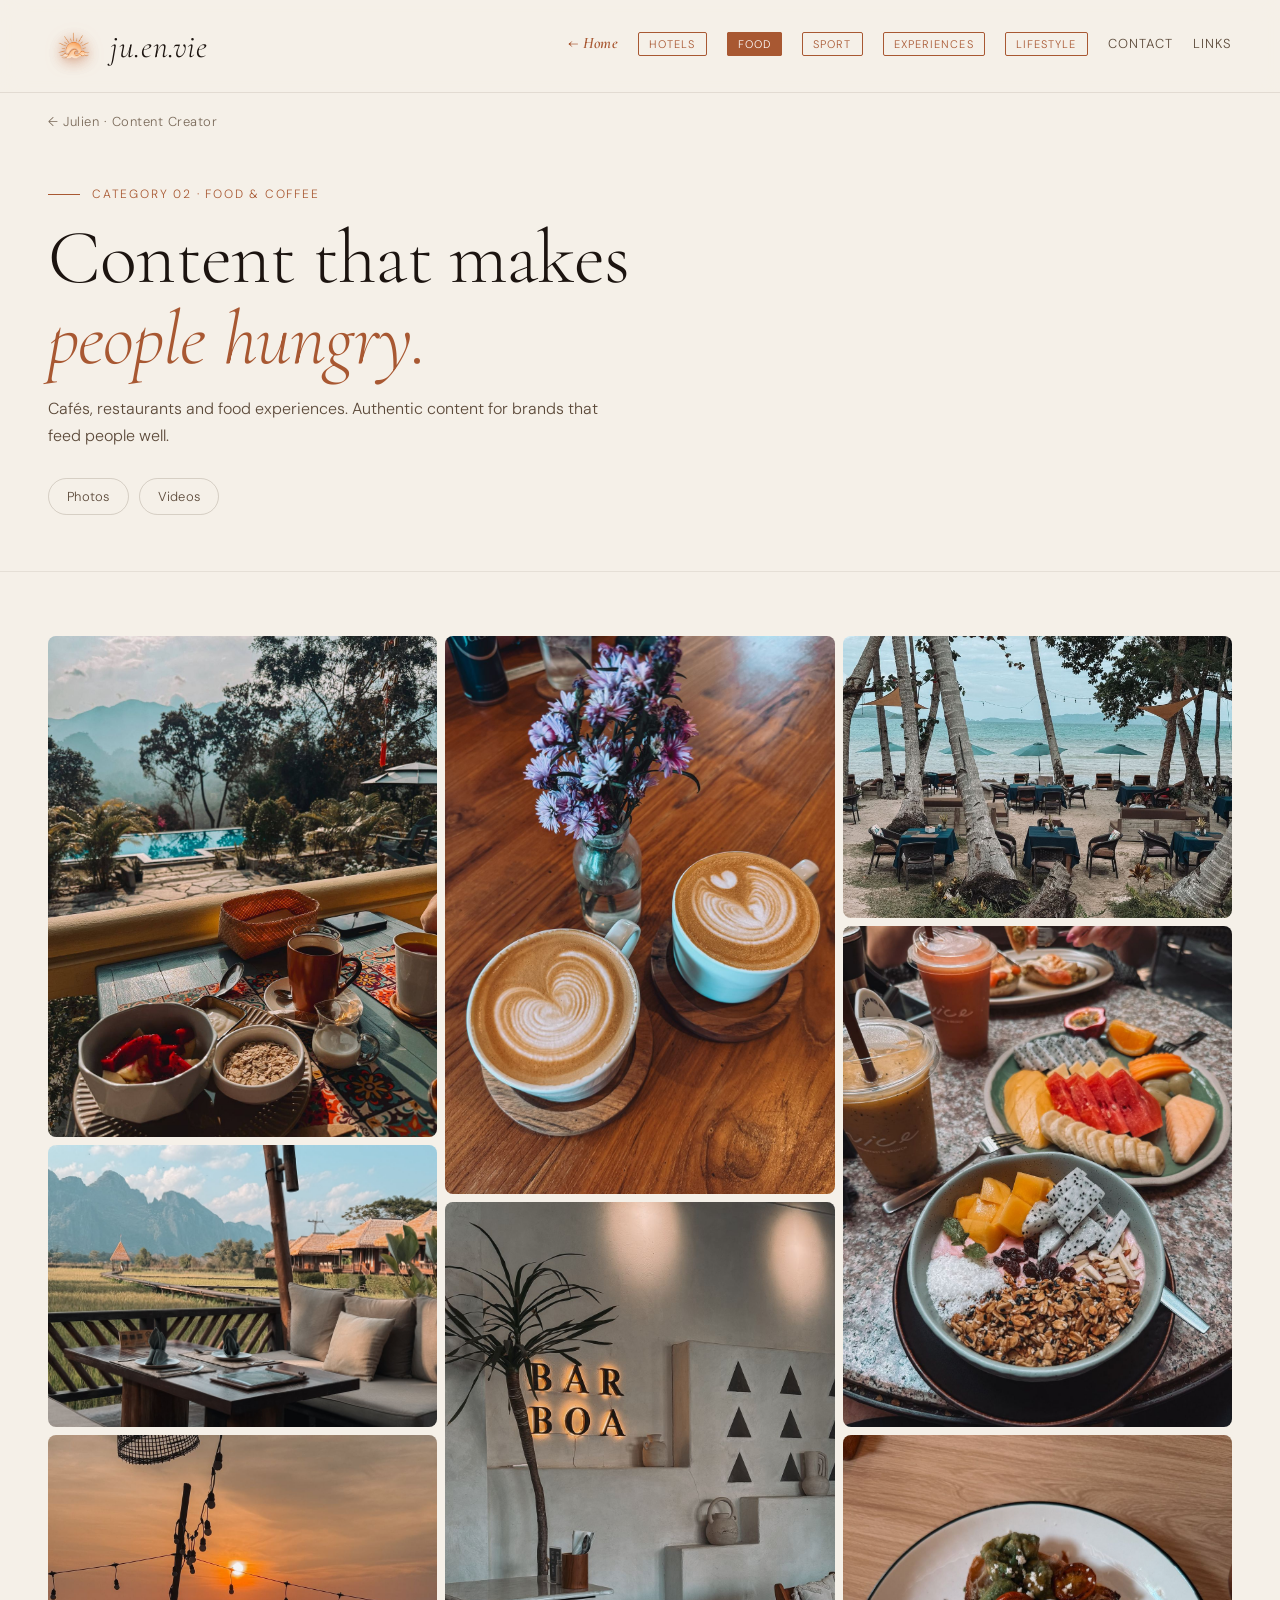
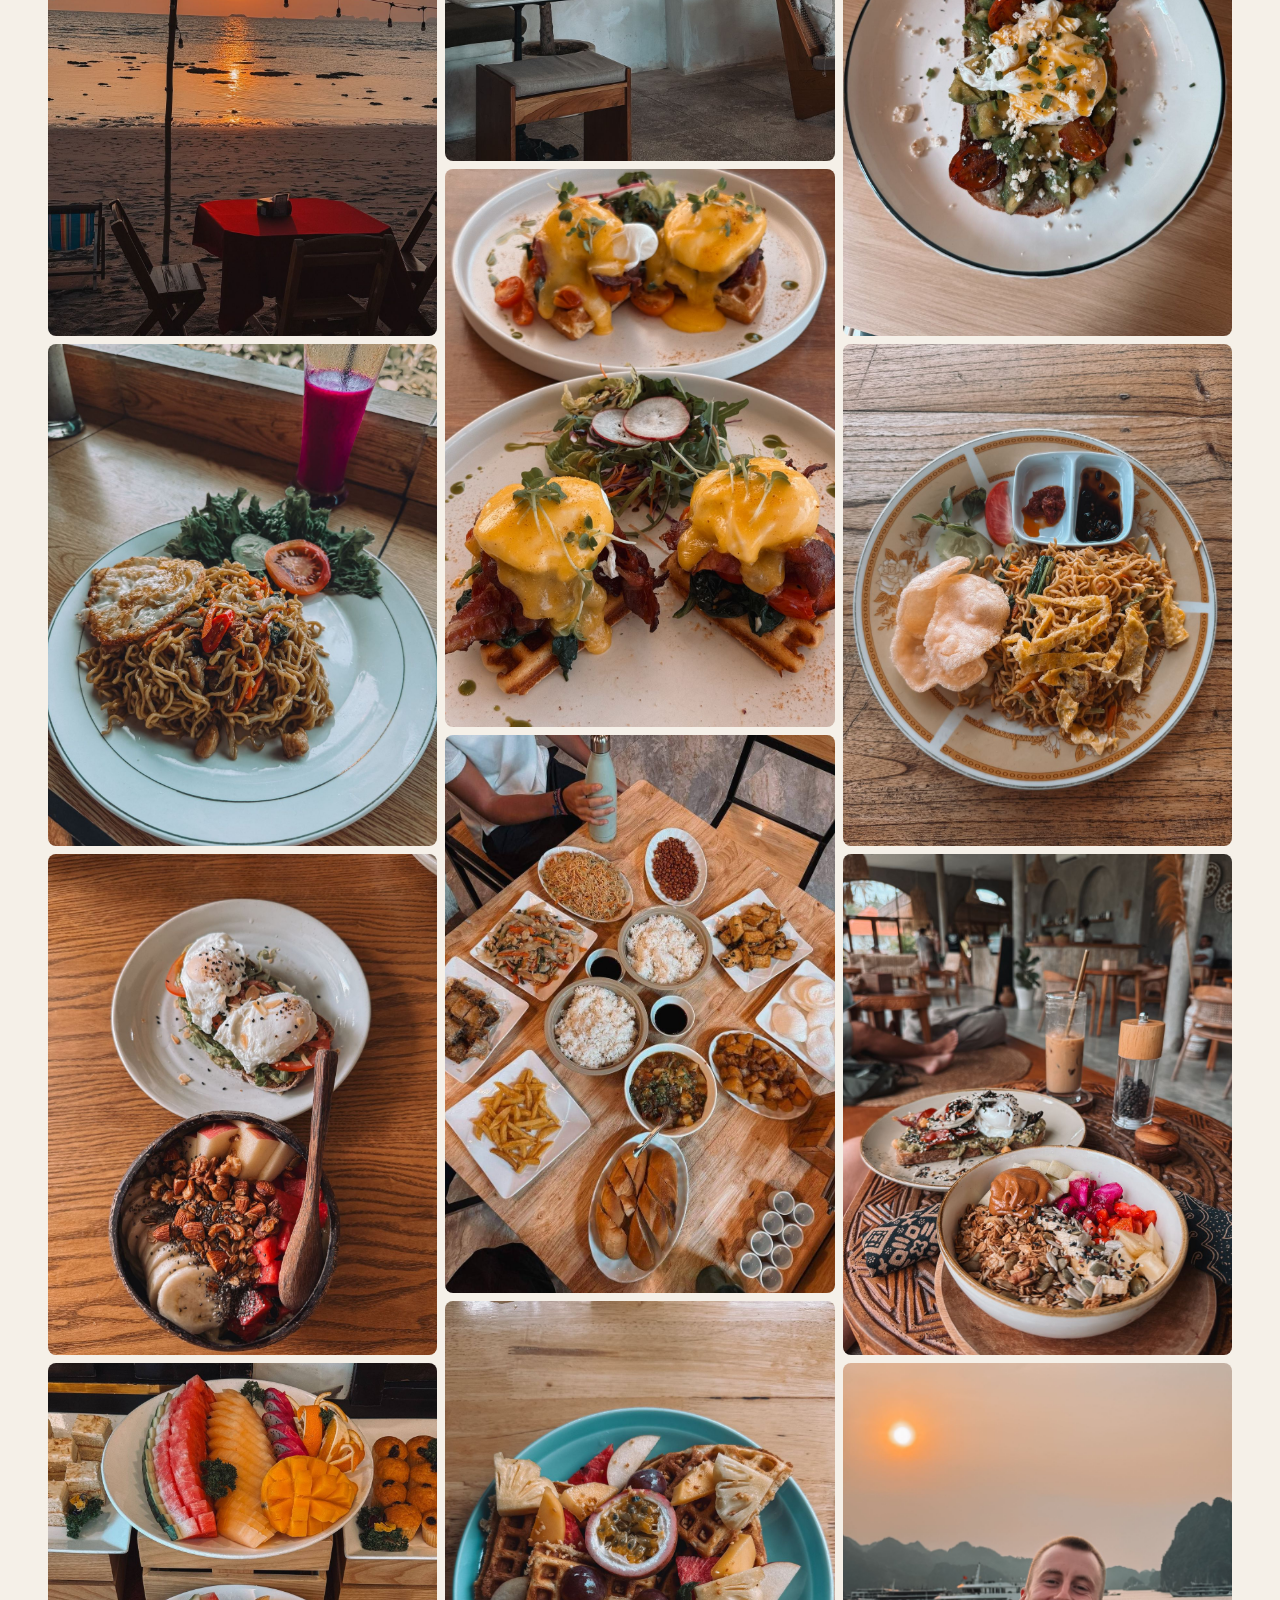
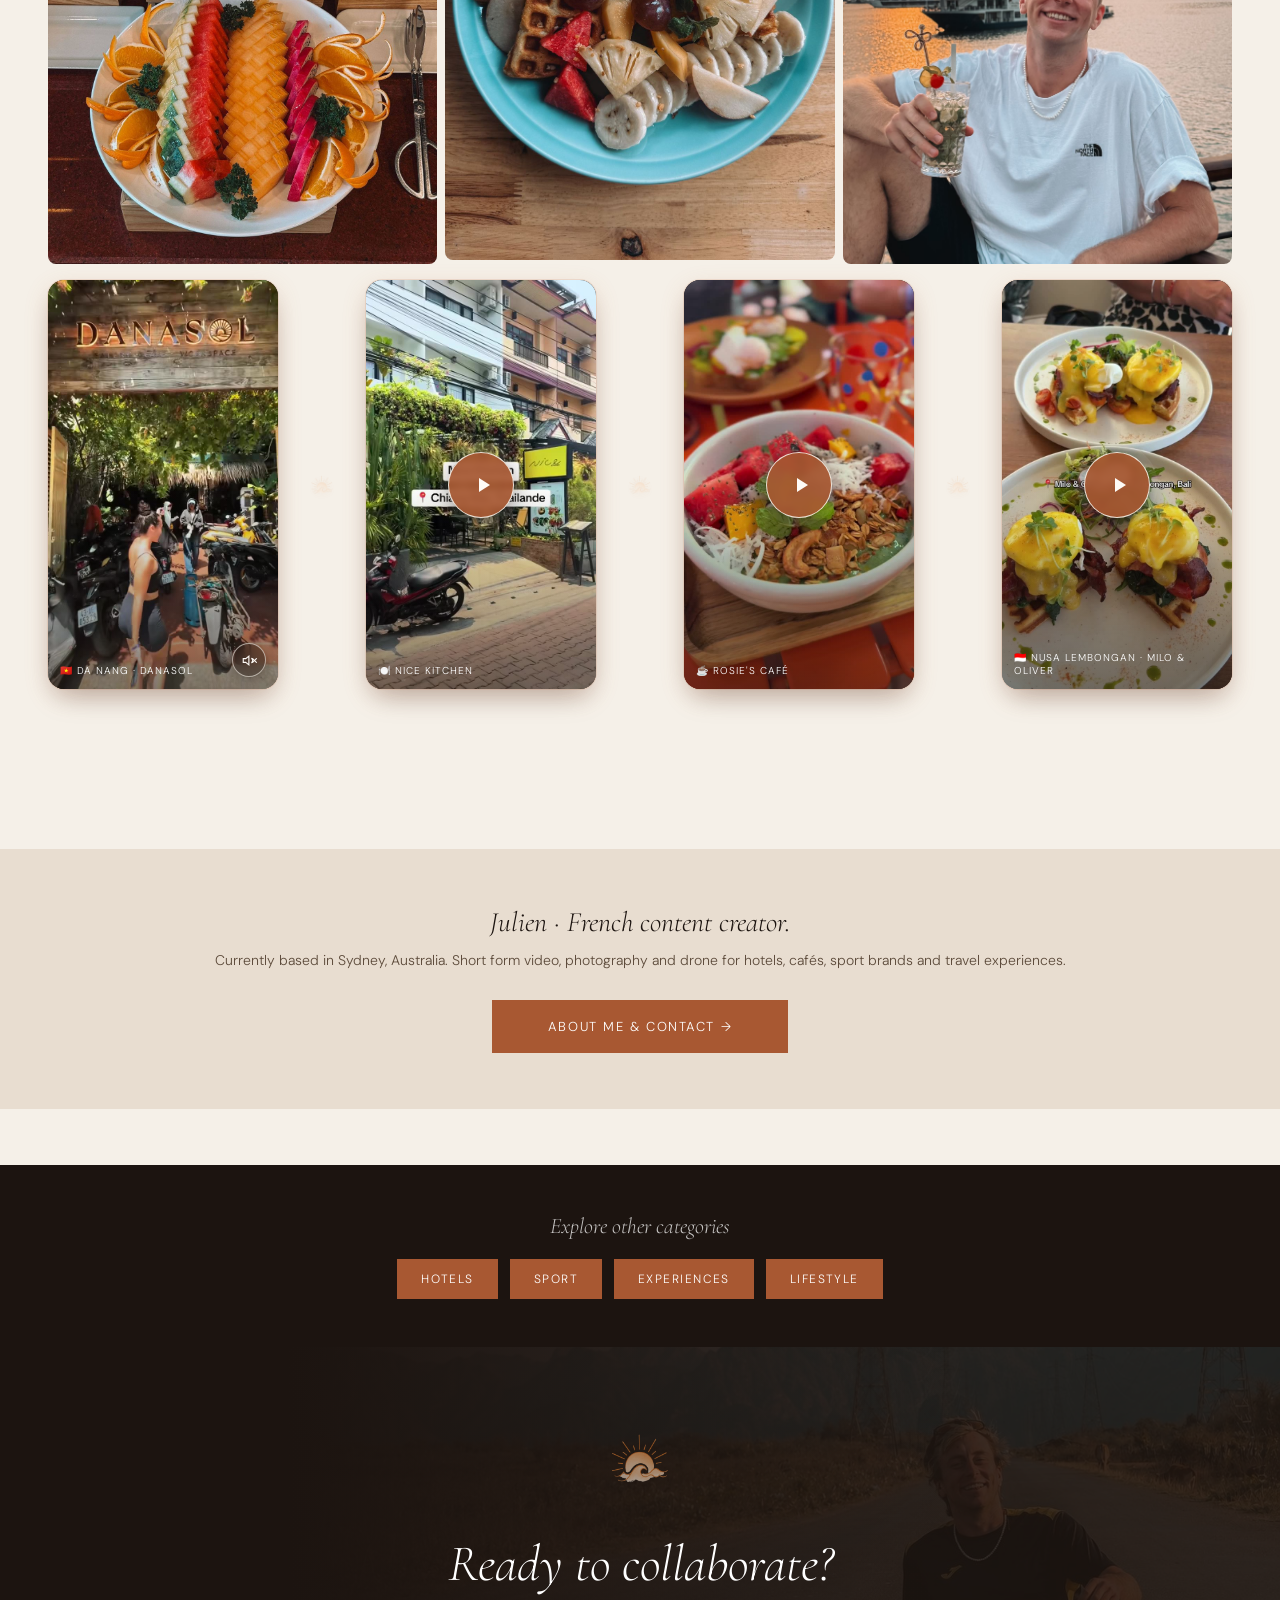
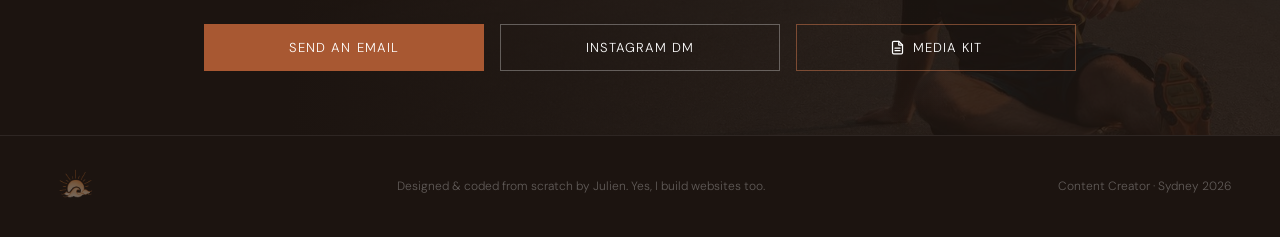
<file: portfolio-food.html>
<!DOCTYPE html>
<html lang="en">
<head>
<meta charset="UTF-8">
<meta name="viewport" content="width=device-width, initial-scale=1.0">
<meta name="theme-color" content="#F5F0E8">
<meta name="description" content="Food and coffee content by Julien. Short-form video and photography for cafés, restaurants and food brands in Sydney and Southeast Asia.">
<meta property="og:title" content="Food &amp; Coffee · Julien · Content Creator">
<meta property="og:description" content="Cafés, restaurants and food brand content across Southeast Asia and Sydney.">
<meta property="og:image" content="https://juenvie.com/images/partage/portfolio-food.jpg">
<meta property="og:image:width" content="1200">
<meta property="og:image:height" content="630">
<meta property="og:image:alt" content="Brunch table shot from above in Canggu, Bali">
<meta property="og:type" content="website">
<meta property="og:url" content="https://juenvie.com/portfolio-food.html">
<meta name="twitter:card" content="summary_large_image">
<meta name="twitter:image" content="https://juenvie.com/images/partage/portfolio-food.jpg">
<meta name="twitter:image:alt" content="Brunch table shot from above in Canggu, Bali">
<link rel="canonical" href="https://juenvie.com/portfolio-food.html">
<title>Food &amp; Coffee · Julien · Content Creator</title>
<link rel="icon" type="image/png" sizes="32x32" href="images/favicon-32.png">
<link rel="apple-touch-icon" sizes="180x180" href="images/apple-touch-icon.png">
<link rel="preconnect" href="https://fonts.googleapis.com">
<link rel="preconnect" href="https://fonts.gstatic.com" crossorigin>
<link href="https://fonts.googleapis.com/css2?family=Cormorant+Garamond:ital,wght@0,300;0,400;0,600;1,300;1,400&family=DM+Sans:wght@300;400;500&display=swap" rel="stylesheet">
<style>
  :root {
    --cream: #F5F0E8; --sand: #E8DDD0; --terracotta: #A85832;
    --deep: #1C1410; --mid: #5C4A3A; --light: #7A6A5A; --accent: #A85832; --white: #FDFAF6;
  }
  * { margin: 0; padding: 0; box-sizing: border-box; }
  html { scroll-behavior: smooth; }
  body { background: var(--cream); color: var(--deep); font-family: 'DM Sans', sans-serif; font-weight: 300; overflow-x: hidden; }
  nav { position: fixed; top: 0; left: 0; right: 0; z-index: 1001; display: flex; justify-content: space-between; align-items: center; padding: 20px 48px; background: rgba(245,240,232,0.92); backdrop-filter: blur(12px); border-bottom: 1px solid rgba(92,74,58,0.12); }
  .nav-logo { font-family: 'Cormorant Garamond', serif; font-size: 32px; font-weight: 300; font-style: italic; letter-spacing: 0.02em; color: var(--deep); text-decoration: none; }
  .nav-links { display: flex; gap: 20px; list-style: none; margin: 0; padding: 0 48px; position: fixed; top: 0; right: 0; height: 85px; align-items: center; z-index: 1001; }
  .nav-active { color: var(--terracotta) !important; }
  .nav-links .nav-home a { font-family: 'Cormorant Garamond', serif; font-style: italic; font-weight: 600; color: var(--terracotta) !important; text-transform: none !important; letter-spacing: 0.02em !important; font-size: 16px !important; }
  .nav-links .nav-home a:hover { color: var(--deep) !important; }
  .hamburger { display: none; flex-direction: column; justify-content: center; gap: 5px; cursor: pointer; padding: 8px; z-index: 101; background: none; border: none; }
  .hamburger span { display: block; width: 24px; height: 2px; background: var(--deep); transition: all 0.3s ease; transform-origin: center; }
  .hamburger.open span:nth-child(1) { transform: translateY(7px) rotate(45deg); }
  .hamburger.open span:nth-child(2) { opacity: 0; }
  .hamburger.open span:nth-child(3) { transform: translateY(-7px) rotate(-45deg); }
  .nav-links a { font-size: 13px; letter-spacing: 0.08em; text-transform: uppercase; color: var(--mid); text-decoration: none; transition: color 0.2s; }
  .nav-links a:hover { color: var(--terracotta); }
  .nav-links .nav-cat a { border: 1px solid var(--terracotta) !important; color: var(--terracotta) !important; padding: 4px 10px !important; border-radius: 2px !important; font-size: 11px !important; letter-spacing: 0.1em !important; }
  .nav-links .nav-cat a:hover, .nav-links .nav-cat a.nav-active { background: var(--terracotta) !important; color: white !important; }
  .nav-sep { display: none; }
  .page-wrap { padding-top: 110px; padding-bottom: 80px; }
  .back-link { display: inline-block; padding: 0 48px 24px; font-size: 13px; color: var(--light); text-decoration: none; letter-spacing: 0.04em; transition: color 0.2s; }
  .back-link:hover { color: var(--terracotta); }
  .page-header { padding: 32px 48px 56px; border-bottom: 1px solid rgba(92,74,58,0.1); margin-bottom: 64px; }
  .page-eyebrow { font-size: 12px; letter-spacing: 0.15em; text-transform: uppercase; color: var(--terracotta); margin-bottom: 16px; display: flex; align-items: center; gap: 12px; }
  .page-eyebrow::before { content: ''; width: 32px; height: 1px; background: var(--terracotta); }
  .page-title { font-family: 'Cormorant Garamond', serif; font-size: clamp(48px, 6vw, 80px); font-weight: 300; line-height: 1.05; letter-spacing: -0.01em; margin-bottom: 16px; }
  .page-title em { font-style: italic; color: var(--terracotta); }
  .page-subtitle { font-size: 16px; line-height: 1.7; color: var(--mid); max-width: 560px; }
  .portfolio-nav { display: flex; flex-wrap: wrap; justify-content: flex-start; gap: 10px; margin-top: 28px; }
  .portfolio-nav a { font-size: 13px; letter-spacing: 0.02em; color: var(--mid); text-decoration: none; padding: 9px 18px; border: 1px solid rgba(92,74,58,0.2); border-radius: 999px; transition: all 0.2s; display: inline-flex; align-items: center; gap: 8px; white-space: nowrap; }
  .portfolio-nav a:hover { color: var(--white); background: var(--terracotta); border-color: var(--terracotta); }
  .category-section { padding: 0 48px 80px; scroll-margin-top: 24px; }
  .photo-grid { columns: 3; column-gap: 8px; }
  .photo-card { break-inside: avoid; margin-bottom: 8px; position: relative; overflow: hidden; cursor: pointer; border-radius: 8px; transition: box-shadow 0.35s ease, transform 0.35s ease; }
  .photo-card img { width: 100%; height: auto; display: block; transition: transform 0.5s ease; }
  .photo-card:hover img { transform: scale(1.03); }
  .photo-card:hover { transform: translateY(-3px); box-shadow: 0 0 0 1px rgba(196,113,74,0.3), 0 10px 28px rgba(196,113,74,0.3), 0 14px 30px -12px rgba(28,20,16,0.35); z-index: 3; }
  .photo-overlay { position: absolute; inset: 0; background: linear-gradient(to top, rgba(28,20,16,0.72) 0%, transparent 55%); opacity: 0; transition: opacity 0.3s; display: flex; align-items: flex-end; padding: 14px; }
  .photo-card:hover .photo-overlay { opacity: 1; }
  .photo-tag { font-size: 11px; letter-spacing: 0.1em; text-transform: uppercase; color: white; }
  .photo-placeholder { break-inside: avoid; margin-bottom: 8px; background: var(--sand); aspect-ratio: 4 / 3; display: flex; flex-direction: column; align-items: center; justify-content: center; gap: 8px; color: var(--light); font-size: 12px; letter-spacing: 0.06em; text-transform: uppercase; border: 1px dashed rgba(92,74,58,0.25); border-radius: 8px; cursor: default; }
  .photo-placeholder.portrait { aspect-ratio: 3 / 4; }
  .photo-placeholder svg { opacity: 0.4; }
  .video-row { display: grid; grid-template-columns: repeat(4, 1fr); gap: 20px; margin-top: 16px; }
  .video-placeholder { background: var(--deep); aspect-ratio: 9 / 16; display: flex; flex-direction: column; align-items: center; justify-content: center; gap: 10px; color: rgba(255,255,255,0.35); font-size: 12px; letter-spacing: 0.06em; text-transform: uppercase; border: 1px dashed rgba(255,255,255,0.12); cursor: default; }
  .video-placeholder svg { opacity: 0.3; }
  .video-row .video-card { position: relative; aspect-ratio: 9 / 16; background: var(--deep); overflow: hidden; cursor: pointer; border-radius: 16px; box-shadow: 0 0 0 1px rgba(196,113,74,0.15), 0 8px 24px rgba(196,113,74,0.2), 0 14px 30px -12px rgba(28,20,16,0.35); transition: box-shadow 0.35s ease, transform 0.35s ease; }
  .video-row .video-card:hover { transform: translateY(-4px); box-shadow: 0 0 0 1.5px rgba(196,113,74,0.35), 0 12px 34px rgba(196,113,74,0.35), 0 20px 42px -12px rgba(28,20,16,0.4); z-index: 4; }
  .video-row .video-card video { width: 100%; height: 100%; object-fit: cover; display: block; }
  .video-row .video-card-overlay { position: absolute; inset: 0; background: linear-gradient(to top, rgba(28,20,16,0.55) 0%, transparent 50%); display: flex; flex-direction: column; justify-content: flex-end; align-items: flex-start; padding: 12px; transition: background 0.3s; }
  .video-row .video-card:hover .video-card-overlay { background: linear-gradient(to top, rgba(28,20,16,0.65) 0%, transparent 50%); }
  .video-row .video-card-label { font-size: 10px; letter-spacing: 0.1em; text-transform: uppercase; color: white; }
  /* 4 cartes séparées par le logo, même motif qu'à 3 (carte · logo · carte…). */
  .video-row--4 { grid-template-columns: 1fr 48px 1fr 48px 1fr 48px 1fr; align-items: center; gap: 20px; }
  .video-row-logo-sep { display: flex; align-items: center; justify-content: center; }
  .video-row-logo-sep img { width: 36px; height: auto; opacity: 0.18; filter: drop-shadow(0 0 4px rgba(196,113,74,0.3)); }
  .sound-btn { width: 30px; height: 30px; border-radius: 50%; flex-shrink: 0; background: rgba(0,0,0,0.55); border: 1.5px solid rgba(255,255,255,0.85); display: flex; align-items: center; justify-content: center; cursor: pointer; backdrop-filter: blur(6px); transition: background 0.2s, transform 0.15s; box-shadow: 0 2px 8px rgba(0,0,0,0.35); color: white; font: inherit; padding: 0; appearance: none; -webkit-appearance: none; }
  .sound-btn svg { width: 13px; height: 13px; }
  .sound-btn:hover { background: rgba(0,0,0,0.75); transform: scale(1.1); }
  .sound-btn.unmuted { background: rgba(196,113,74,0.85); border-color: rgba(196,113,74,1); }
  .video-card-bottom { width: 100%; display: flex; justify-content: space-between; align-items: flex-end; gap: 10px; }
  .video-row .video-card-label { min-width: 0; }
  .portfolio-cta-block { margin-top: 56px; padding: 48px 32px; background: var(--deep); text-align: center; }
  .portfolio-cta-block p { font-family: 'Cormorant Garamond',serif; font-size: 22px; font-weight:300; font-style:italic; color: rgba(255,255,255,0.75); margin-bottom: 20px; }
  .btn-portfolio-big { display: inline-block; padding: 18px 56px; background: var(--terracotta); color: white; font-size: 13px; letter-spacing: 0.12em; text-transform: uppercase; text-decoration: none; transition: background 0.25s; font-family: 'DM Sans', sans-serif; }
  .btn-portfolio-big:hover { background: #b05e38; }
  .contact-links { display: flex; justify-content: center; gap: 16px; flex-wrap: wrap; }
  .contact-link { display: inline-flex; align-items: center; justify-content: center; gap: 8px; padding: 14px 36px; width: 280px; background: var(--terracotta); color: white; font-size: 13px; letter-spacing: 0.08em; text-transform: uppercase; text-decoration: none; transition: background 0.2s; font-family: 'DM Sans', sans-serif; }
  .contact-link:hover { background: #b05e38; }
  .contact-link.outline { background: transparent; border: 1px solid rgba(255,255,255,0.3); color: white; }
  .contact-link.outline:hover { border-color: white; }
  footer { background: var(--deep); border-top: 1px solid rgba(255,255,255,0.08); padding: 20px 48px; display: flex; justify-content: space-between; align-items: center; flex-wrap: wrap; gap: 12px; }
  footer span { font-size: 12px; color: rgba(255,255,255,0.3); }
  .whatsapp-float { position: fixed; bottom: 24px; right: 24px; z-index: 999; width: 48px; height: 48px; border-radius: 50%; background: #25D366; display: flex; align-items: center; justify-content: center; box-shadow: 0 4px 16px rgba(37,211,102,0.4); text-decoration: none; transition: transform 0.2s; }
  .whatsapp-float:hover { transform: scale(1.08); }
  @media (max-width: 900px) {
    .nav-links .nav-cat a { font-size: 16px !important; font-family: 'DM Sans', sans-serif !important; font-style: normal !important; text-transform: uppercase !important; letter-spacing: 0.1em !important; border: 1px solid rgba(196,113,74,0.5) !important; color: var(--terracotta) !important; padding: 8px 22px !important; border-radius: 2px !important; }
    .nav-links .nav-cat a:hover, .nav-links .nav-cat a.nav-active { background: var(--terracotta) !important; color: white !important; border-color: var(--terracotta) !important; }
    .nav-links .nav-home a { font-size: 30px !important; color: var(--terracotta) !important; }
    .nav-links .nav-home a:hover { color: white !important; }
    .nav-sep { display: block; width: 40px; height: 1px; background: rgba(255,255,255,0.2); margin: 4px auto; }
    nav { padding: 16px 24px; }
    .nav-links { display: flex; flex-direction: column; position: fixed; inset: 0; width: 100vw; height: 100vh; background: rgba(28,20,16,0.97); z-index: 1000; justify-content: center; align-items: center; gap: 32px; padding: 80px 40px; overflow-y: auto; opacity: 0; visibility: hidden; pointer-events: none; transform: translateY(-10px); transition: opacity 0.3s ease, transform 0.3s ease, visibility 0.3s ease; }
    .nav-links.open { opacity: 1; visibility: visible; pointer-events: auto; transform: translateY(0); }
    .nav-links a { font-family: 'Cormorant Garamond', serif; font-style: italic; font-size: 32px; font-weight: 300; color: var(--white); text-transform: none; letter-spacing: 0.02em; }
    .nav-links a:hover { color: var(--terracotta); }
    .hamburger { display: flex; }
    .hamburger span { background: var(--deep); }
    .hamburger.open span { background: white; }
    .back-link { padding: 0 24px 20px; }
    .page-header { padding: 24px 24px 40px; margin-bottom: 40px; }
    .category-section { padding: 0 24px 56px; }
    footer { padding: 16px 24px; }
    .video-row { grid-template-columns: 1fr 1fr; }
    .video-row--4 { grid-template-columns: 1fr 1fr; }
    .video-row-logo-sep { display: none; }
  }
  @media (max-width: 768px) { .photo-grid { columns: 2; column-gap: 6px; } }
  @media (max-width: 480px) { .photo-grid { columns: 2; column-gap: 6px; } .category-section { padding: 0 16px 48px; } .page-title { font-size: 36px; } .page-header { padding: 20px 16px 36px; } footer { flex-direction: column; text-align: center; gap: 8px; padding: 16px; } .contact-links { flex-direction: column; align-items: center; } .contact-link { width: 280px; } }

  /* ── REVEAL SYS (shared) ── */
  .has-js .page-eyebrow  { animation: rsRise .7s .05s both cubic-bezier(.22,1,.36,1); }
  .has-js .page-title    { animation: rsRise .8s .15s both cubic-bezier(.22,1,.36,1); }
  .has-js .page-subtitle { animation: rsRise .8s .30s both cubic-bezier(.22,1,.36,1); }
  .has-js .portfolio-nav { animation: rsRise .8s .45s both cubic-bezier(.22,1,.36,1); }
  @keyframes rsRise { from { opacity:0; transform:translateY(22px); } to { opacity:1; transform:none; } }
  .has-js .rs-card { opacity:0; transform:translateY(20px); transition:opacity .7s ease, transform .8s cubic-bezier(.22,1,.36,1); transition-delay:var(--d,0s); }
  .has-js .rs-card.rs-in { opacity:1; transform:none; }
  .has-js .category-title { opacity:0; transform:translateY(18px); transition:opacity .8s ease, transform .9s cubic-bezier(.22,1,.36,1); }
  .has-js .category-title.rs-in { opacity:1; transform:none; }
  nav { transition: box-shadow .3s ease, background .3s ease; }
  nav.scrolled { box-shadow:0 6px 24px rgba(28,20,16,.07); background:rgba(245,240,232,.97); }
  .btn-portfolio .arr, .btn-portfolio-big .arr { display:inline-block; transition:transform .3s cubic-bezier(.22,1,.36,1); }
  .btn-portfolio:hover .arr, .btn-portfolio-big:hover .arr { transform:translateX(5px); }
  @media (prefers-reduced-motion: reduce) {
    .has-js .page-eyebrow,.has-js .page-title,.has-js .page-subtitle,.has-js .portfolio-nav { animation:none!important; }
    .has-js .rs-card,.has-js .category-title { opacity:1!important; transform:none!important; transition:none!important; }
  }
  @media (max-width: 900px) { .video-row { gap: 14px; } }
  @media (max-width: 480px) { .video-row { gap: 12px; } }
</style>
<link rel="stylesheet" href="assets/site.css">
<script src="assets/site.js" defer></script>
<script>document.documentElement.className += ' has-js';</script>
<!-- Mesure d'audience GoatCounter : aucun cookie, aucune donnée personnelle,
     donc pas de bandeau de consentement. Tableau de bord sur
     https://juenvie.goatcounter.com -->
<script data-goatcounter="https://juenvie.goatcounter.com/count" async src="//gc.zgo.at/count.js"></script>
<script type="application/ld+json">
{
  "@context": "https://schema.org",
  "@type": "CollectionPage",
  "name": "Food & Coffee · Julien · Content Creator",
  "url": "https://juenvie.com/portfolio-food.html",
  "description": "Food and coffee content for cafés, restaurants and food brands in Sydney and Southeast Asia.",
  "inLanguage": "en",
  "isPartOf": { "@type": "WebSite", "name": "ju.en.vie · Julien · Content Creator", "url": "https://juenvie.com/" },
  "author": { "@type": "Person", "name": "Julien", "alternateName": "ju.en.vie", "url": "https://juenvie.com/", "jobTitle": "UGC Content Creator" }
}
</script>
</head>
<body>

<nav>
  <a href="index.html" class="nav-logo" style="display:flex;align-items:center;gap:10px;">
    <img src="images/logo_transparent.png" alt="ju.en.vie logo" style="height:52px;width:auto;filter:drop-shadow(0 2px 8px rgba(196,113,74,0.7)) drop-shadow(0 0 3px rgba(196,113,74,0.4));" width="320" height="320">
    ju.en.vie
  </a>
  <button class="hamburger" id="hamburger" aria-label="Menu" aria-expanded="false" aria-controls="nav-links">
    <span></span><span></span><span></span>
  </button>
</nav>
<ul class="nav-links" id="nav-links">
  <li class="nav-home"><a href="index.html">← Home</a></li>
  <li class="nav-sep"></li>
  <li class="nav-cat"><a href="portfolio-hotels.html">Hotels</a></li>
  <li class="nav-cat"><a href="portfolio-food.html" class="nav-active">Food</a></li>
  <li class="nav-cat"><a href="portfolio-sport.html">Sport</a></li>
  <li class="nav-cat"><a href="portfolio-experiences.html">Experiences</a></li>
  <li class="nav-cat"><a href="portfolio-lifestyle.html">Lifestyle</a></li>
  <li class="nav-sep"></li>
  <li><a href="index.html#contact">Contact</a></li>
  <li><a href="https://bio.site/juenvie" target="_blank">Links</a></li>
</ul>

<div class="page-wrap">

  <a href="index.html" class="back-link">← Julien · Content Creator</a>

  <div class="page-header">
    <div class="page-eyebrow">Category 02 · Food &amp; Coffee</div>
    <h1 class="page-title">Content that makes<br><em>people hungry.</em></h1>
    <p class="page-subtitle">Cafés, restaurants and food experiences. Authentic content for brands that feed people well.</p>
    <div class="portfolio-nav">
      <a href="#photos">Photos</a>
      <a href="#videos">Videos</a>
    </div>
  </div>

  <section class="category-section" id="photos">

    <div class="photo-grid">

      <div class="photo-card">
        <picture><source type="image/webp" media="(max-width: 768px)" srcset="images/webp/petit-dejeuner-terrasse-piscine-vue-montagnes-800.webp"><img src="images/petit-dejeuner-terrasse-piscine-vue-montagnes.jpg" alt="Breakfast · Mountain View" width="1600" height="2133" loading="lazy"></picture>
        <div class="photo-overlay"><span class="photo-tag">🍳 Breakfast · Mountain View</span></div>
      </div>

      <div class="photo-card">
        <picture><source type="image/webp" media="(max-width: 768px)" srcset="images/webp/coffe-canggu-800.webp"><img src="images/coffe-canggu.jpg" alt="Canggu · Bali · Latte Art Coffee" width="1200" height="1600" loading="lazy"></picture>
        <div class="photo-overlay"><span class="photo-tag">☕ Canggu · Coffee</span></div>
      </div>

      <div class="photo-card">
        <picture><source type="image/webp" media="(max-width: 768px)" srcset="images/webp/food-beach-philippines-800.webp"><img src="images/food-beach-philippines.jpg" alt="Beach Restaurant · Philippines" width="1600" height="1200" loading="lazy"></picture>
        <div class="photo-overlay"><span class="photo-tag">🇵🇭 Beach Restaurant</span></div>
      </div>

      <div class="photo-card">
        <picture><source type="image/webp" media="(max-width: 768px)" srcset="images/webp/smoothie-bowl-fruits-tropicaux-cafe-bangkok-800.webp"><img src="images/smoothie-bowl-fruits-tropicaux-cafe-bangkok.jpg" alt="Smoothie Bowl · Bangkok" width="1600" height="2133" loading="lazy"></picture>
        <div class="photo-overlay"><span class="photo-tag">🥤 Smoothie Bowl · Bangkok</span></div>
      </div>

      <div class="photo-card">
        <picture><source type="image/webp" media="(max-width: 768px)" srcset="images/webp/restaurant-terrasse-riziere-vue-montagnes-laos-800.webp"><img src="images/restaurant-terrasse-riziere-vue-montagnes-laos.jpg" alt="Restaurant · Rice Fields · Laos" width="1600" height="1200" loading="lazy"></picture>
        <div class="photo-overlay"><span class="photo-tag">🇱🇦 Restaurant · Rice Fields</span></div>
      </div>

      <div class="photo-card">
        <picture><source type="image/webp" media="(max-width: 768px)" srcset="images/webp/barboa-canggu-800.webp"><img src="images/barboa-canggu.jpg" alt="Barboa · Canggu, Bali · Restaurant Interior" width="1200" height="1600" loading="lazy"></picture>
        <div class="photo-overlay"><span class="photo-tag">🇮🇩 Canggu · Barboa</span></div>
      </div>

      <div class="photo-card">
        <picture><source type="image/webp" media="(max-width: 768px)" srcset="images/webp/coucher-soleil-plage-table-guirlandes-lumiere-koh-chang-800.webp"><img src="images/coucher-soleil-plage-table-guirlandes-lumiere-koh-chang.jpg" alt="Beach Dinner · Koh Chang" width="1600" height="2133" loading="lazy"></picture>
        <div class="photo-overlay"><span class="photo-tag">🇹🇭 Koh Chang · Beach Dinner</span></div>
      </div>

      <div class="photo-card">
        <picture><source type="image/webp" media="(max-width: 768px)" srcset="images/webp/avo-toast-800.webp"><img src="images/avo-toast.jpg" alt="Avo Toast" width="1600" height="2133" loading="lazy"></picture>
        <div class="photo-overlay"><span class="photo-tag">🥑 Avo Toast</span></div>
      </div>

      <div class="photo-card">
        <picture><source type="image/webp" media="(max-width: 768px)" srcset="images/webp/egg-benedict-800.webp"><img src="images/egg-benedict.jpg" alt="Eggs Benedict · Waffle Brunch" width="1200" height="1600" loading="lazy"></picture>
        <div class="photo-overlay"><span class="photo-tag">🍳 Eggs Benedict</span></div>
      </div>

      <div class="photo-card">
        <picture><source type="image/webp" media="(max-width: 768px)" srcset="images/webp/nasi-goreng-800.webp"><img src="images/nasi-goreng.jpg" alt="Nasi Goreng" width="1600" height="2133" loading="lazy"></picture>
        <div class="photo-overlay"><span class="photo-tag">🍳 Nasi Goreng</span></div>
      </div>

      <div class="photo-card">
        <picture><source type="image/webp" media="(max-width: 768px)" srcset="images/webp/mie-goreng-800.webp"><img src="images/mie-goreng.jpg" alt="Mie Goreng · Indonesian Noodles" width="1200" height="1600" loading="lazy"></picture>
        <div class="photo-overlay"><span class="photo-tag">🍜 Mie Goreng</span></div>
      </div>

      <div class="photo-card">
        <picture><source type="image/webp" media="(max-width: 768px)" srcset="images/webp/food-ha-giang-loop-800.webp"><img src="images/food-ha-giang-loop.jpg" alt="Food · Ha Giang Loop" width="1200" height="1599" loading="lazy"></picture>
        <div class="photo-overlay"><span class="photo-tag">🇻🇳 Ha Giang Loop</span></div>
      </div>

      <div class="photo-card">
        <picture><source type="image/webp" media="(max-width: 768px)" srcset="images/webp/acai-800.webp"><img src="images/acai.jpg" alt="Acai Bowl" width="1600" height="2133" loading="lazy"></picture>
        <div class="photo-overlay"><span class="photo-tag">🫐 Acai Bowl</span></div>
      </div>

      <div class="photo-card">
        <picture><source type="image/webp" media="(max-width: 768px)" srcset="images/webp/yogourt-and-granola-800.webp"><img src="images/yogourt-and-granola.jpg" alt="Yogurt &amp; Granola · Café Brunch Table" width="1200" height="1600" loading="lazy"></picture>
        <div class="photo-overlay"><span class="photo-tag">🥣 Yogurt &amp; Granola</span></div>
      </div>

      <div class="photo-card">
        <picture><source type="image/webp" media="(max-width: 768px)" srcset="images/webp/gauffre-800.webp"><img src="images/gauffre.jpg" alt="Waffle" width="1600" height="2133" loading="lazy"></picture>
        <div class="photo-overlay"><span class="photo-tag">🧇 Waffle</span></div>
      </div>

      <div class="photo-card">
        <picture><source type="image/webp" media="(max-width: 768px)" srcset="images/webp/fruits-peony-800.webp"><img src="images/fruits-peony.jpg" alt="Fruits · Peony Cruise" width="1600" height="2133" loading="lazy"></picture>
        <div class="photo-overlay"><span class="photo-tag">🍉 Fruits · Peony Cruise</span></div>
      </div>

      <div class="photo-card">
        <picture><source type="image/webp" media="(max-width: 768px)" srcset="images/webp/peony-800.webp"><img src="images/peony.jpg" alt="Peony Cruise" width="1600" height="2133" loading="lazy"></picture>
        <div class="photo-overlay"><span class="photo-tag">🛳️ Peony Cruise</span></div>
      </div>

    </div>

    <div class="video-row video-row--4" id="videos">
      <div class="video-card">
        <video src="videos/food/danasol-da-nang.mp4" muted playsinline loop preload="none" poster="videos/food/danasol-da-nang-poster.jpg"></video>
        <div class="video-card-overlay">
          <div class="video-card-bottom">
            <div class="video-card-label">🇻🇳 Da Nang · Danasol</div>
            <button class="sound-btn" type="button" aria-label="Toggle sound" title="Toggle sound">
              <svg width="20" height="20" viewBox="0 0 24 24" fill="none" stroke="currentColor" stroke-width="1.8" stroke-linecap="round">
                <polygon points="11 5 6 9 2 9 2 15 6 15 11 19 11 5"/>
                <path d="M15.54 8.46a5 5 0 0 1 0 7.07"/>
                <line class="muted-line" x1="23" y1="9" x2="17" y2="15" stroke="currentColor" stroke-width="1.8"/>
                <line class="muted-line" x1="17" y1="9" x2="23" y2="15" stroke="currentColor" stroke-width="1.8"/>
              </svg>
            </button>
          </div>
        </div>
      </div>
      <div class="video-row-logo-sep">
        <img src="images/logo_transparent.png" alt="" aria-hidden="true" width="320" height="320" loading="lazy">
      </div>
      <div class="video-card">
        <video src="videos/food/nice-kitchen.mp4" muted playsinline loop preload="none" poster="videos/food/nice-kitchen-poster.jpg"></video>
        <div class="video-card-overlay">
          <div class="video-card-bottom">
            <div class="video-card-label">🍽️ Nice Kitchen</div>
            <button class="sound-btn" type="button" aria-label="Toggle sound" title="Toggle sound">
              <svg width="20" height="20" viewBox="0 0 24 24" fill="none" stroke="currentColor" stroke-width="1.8" stroke-linecap="round">
                <polygon points="11 5 6 9 2 9 2 15 6 15 11 19 11 5"/>
                <path d="M15.54 8.46a5 5 0 0 1 0 7.07"/>
                <line class="muted-line" x1="23" y1="9" x2="17" y2="15" stroke="currentColor" stroke-width="1.8"/>
                <line class="muted-line" x1="17" y1="9" x2="23" y2="15" stroke="currentColor" stroke-width="1.8"/>
              </svg>
            </button>
          </div>
        </div>
      </div>
      <div class="video-row-logo-sep">
        <img src="images/logo_transparent.png" alt="" aria-hidden="true" width="320" height="320" loading="lazy">
      </div>
      <div class="video-card">
        <video src="videos/food/rosies-cafe.mp4" muted playsinline loop preload="none" poster="videos/food/rosies-cafe-poster.jpg"></video>
        <div class="video-card-overlay">
          <div class="video-card-bottom">
            <div class="video-card-label">☕ Rosie's Café</div>
            <button class="sound-btn" type="button" aria-label="Toggle sound" title="Toggle sound">
              <svg width="20" height="20" viewBox="0 0 24 24" fill="none" stroke="currentColor" stroke-width="1.8" stroke-linecap="round">
                <polygon points="11 5 6 9 2 9 2 15 6 15 11 19 11 5"/>
                <path d="M15.54 8.46a5 5 0 0 1 0 7.07"/>
                <line class="muted-line" x1="23" y1="9" x2="17" y2="15" stroke="currentColor" stroke-width="1.8"/>
                <line class="muted-line" x1="17" y1="9" x2="23" y2="15" stroke="currentColor" stroke-width="1.8"/>
              </svg>
            </button>
          </div>
        </div>
      </div>
      <div class="video-row-logo-sep">
        <img src="images/logo_transparent.png" alt="" aria-hidden="true" width="320" height="320" loading="lazy">
      </div>
      <div class="video-card">
        <video src="videos/food/milo-oliver-brunch.mp4" muted playsinline loop preload="none" poster="videos/food/milo-oliver-brunch-poster.jpg"></video>
        <div class="video-card-overlay">
          <div class="video-card-bottom">
            <div class="video-card-label">🇮🇩 Nusa Lembongan · Milo &amp; Oliver</div>
            <button class="sound-btn" type="button" aria-label="Toggle sound" title="Toggle sound">
              <svg width="20" height="20" viewBox="0 0 24 24" fill="none" stroke="currentColor" stroke-width="1.8" stroke-linecap="round">
                <polygon points="11 5 6 9 2 9 2 15 6 15 11 19 11 5"/>
                <path d="M15.54 8.46a5 5 0 0 1 0 7.07"/>
                <line class="muted-line" x1="23" y1="9" x2="17" y2="15" stroke="currentColor" stroke-width="1.8"/>
                <line class="muted-line" x1="17" y1="9" x2="23" y2="15" stroke="currentColor" stroke-width="1.8"/>
              </svg>
            </button>
          </div>
        </div>
      </div>
    </div>

  </section>

</div><!-- end .page-wrap -->

<!-- ABOUT MINI -->
<div style="background: var(--sand); padding: 56px 48px; text-align: center;">
  <p style="font-family:'Cormorant Garamond',serif; font-size:clamp(20px,3vw,28px); font-style:italic; color:var(--deep); margin-bottom:10px;">Julien · French content creator.</p>
  <p style="font-size:14px; color:var(--mid); margin-bottom:28px; line-height:1.6;">Currently based in Sydney, Australia. Short form video, photography and drone for hotels, cafés, sport brands and travel experiences.</p>
  <a href="index.html" class="btn-portfolio-big">About me &amp; contact <span class="arr">→</span></a>
</div>

<!-- CROSS-LINKS -->
<div class="portfolio-cta-block">
  <p>Explore other categories</p>
  <div style="display:flex; gap:12px; flex-wrap:wrap; justify-content:center; margin-top:16px;">
    <a href="portfolio-hotels.html" class="btn-portfolio-big" style="padding: 12px 24px; font-size:12px;">Hotels</a>
    <a href="portfolio-sport.html" class="btn-portfolio-big" style="padding: 12px 24px; font-size:12px;">Sport</a>
    <a href="portfolio-experiences.html" class="btn-portfolio-big" style="padding: 12px 24px; font-size:12px;">Experiences</a>
    <a href="portfolio-lifestyle.html" class="btn-portfolio-big" style="padding: 12px 24px; font-size:12px;">Lifestyle</a>
  </div>
</div>

<!-- CONTACT -->
<section style="background:var(--deep); padding:64px 48px; text-align:center; position:relative; overflow:hidden;">
  <picture><source type="image/webp" media="(max-width: 768px)" srcset="images/webp/photo-thakhek-etendue-800.webp"><img src="images/photo-thakhek-etendue.jpg" alt="" aria-hidden="true" style="position:absolute; top:0; left:0; height:100%; width:100%; object-fit:cover; object-position:right center; opacity:0.13; pointer-events:none; display:block;" width="1600" height="879" loading="lazy"></picture>
  <div style="position:absolute; top:0; left:0; height:100%; width:75%; background:linear-gradient(to right, var(--deep) 30%, transparent 100%); pointer-events:none;"></div>
  <div style="position:relative; z-index:1;">
    <a href="index.html" style="display:block;text-align:center;"><img src="images/logo_transparent.png" alt="ju.en.vie logo" style="height:96px;width:auto;opacity:0.6;margin-bottom:24px;display:inline-block;" width="320" height="320" loading="lazy"></a>
    <p style="font-family:'Cormorant Garamond',serif; font-size:clamp(32px,4vw,52px); font-weight:300; font-style:italic; color:white; margin-bottom:32px; line-height:1.1;">Ready to collaborate?</p>
    <div class="contact-links">
      <a href="mailto:juenvie75@gmail.com" class="contact-link">Send an email</a>
      <a href="https://www.instagram.com/ju.en.vie" target="_blank" class="contact-link outline">Instagram DM</a>
      <a href="mediakit.html" class="contact-link outline" style="border-color:rgba(196,113,74,0.55);"><svg xmlns="http://www.w3.org/2000/svg" viewBox="0 0 24 24" width="15" height="15" fill="none" stroke="currentColor" stroke-width="2" stroke-linecap="round" stroke-linejoin="round"><path d="M14 2H6a2 2 0 0 0-2 2v16a2 2 0 0 0 2 2h12a2 2 0 0 0 2-2V8z"/><polyline points="14 2 14 8 20 8"/><line x1="16" y1="13" x2="8" y2="13"/><line x1="16" y1="17" x2="8" y2="17"/></svg>Media Kit</a>
    </div>
  </div>
</section>

<footer>
  <a href="index.html" style="display:inline-block;"><img src="images/logo_transparent.png" alt="ju.en.vie logo" style="height:56px;width:auto;opacity:0.4;" width="320" height="320" loading="lazy"></a>
  <span>Designed &amp; coded from scratch by Julien. Yes, I build websites too.</span>
  <span>Content Creator · Sydney 2026</span>
</footer>

<script>

  document.querySelectorAll('.sound-btn').forEach(btn => {
    btn.addEventListener('click', (e) => {
      e.stopPropagation();
      const container = btn.closest('.video-card') || btn.closest('.video-featured');
      const video = container.querySelector('video');
      video.muted = !video.muted;
      btn.classList.toggle('unmuted', !video.muted);
      const line = btn.querySelector('.muted-line');
      if (line) line.style.display = video.muted ? '' : 'none';
    });
  });

  const hamburger = document.getElementById('hamburger');
  const navLinks = document.querySelector('.nav-links');
  hamburger.addEventListener('click', () => {
    hamburger.classList.toggle('open');
    navLinks.classList.toggle('open');
    hamburger.setAttribute('aria-expanded', navLinks.classList.contains('open'));
    document.body.style.overflow = navLinks.classList.contains('open') ? 'hidden' : '';
  });
  navLinks.querySelectorAll('a').forEach(link => {
    link.addEventListener('click', () => {
      hamburger.classList.remove('open');
      navLinks.classList.remove('open');
      document.body.style.overflow = '';
    });
  });
</script>
<script>
(function(){
  var reduce = window.matchMedia('(prefers-reduced-motion: reduce)').matches;
  var nav = document.querySelector('nav');
  if (nav) window.addEventListener('scroll', function(){ nav.classList.toggle('scrolled', window.scrollY > 40); }, {passive:true});
  var cards = document.querySelectorAll('.photo-card, .photo-placeholder, .video-card, .video-placeholder');
  cards.forEach(function(el,i){ el.classList.add('rs-card'); el.style.setProperty('--d', ((i%4)*0.05)+'s'); });
  var targets = [].slice.call(document.querySelectorAll('.rs-card, .category-title'));
  function reveal(el){ el.classList.add('rs-in'); }
  if (reduce) { targets.forEach(reveal); return; }
  var io = ('IntersectionObserver' in window) ? new IntersectionObserver(function(entries){
    entries.forEach(function(e){ if(e.isIntersecting){ reveal(e.target); io.unobserve(e.target); } });
  }, {threshold:0.1, rootMargin:'0px 0px -20px 0px'}) : null;
  if (io) targets.forEach(function(el){ io.observe(el); });
  // Safety net: reveal anything that has reached the viewport (covers fast scroll & anchor jumps)
  function sweep(){
    var vh = window.innerHeight, remaining = false;
    targets.forEach(function(el){
      if (el.classList.contains('rs-in')) return;
      if (el.getBoundingClientRect().top < vh * 0.92) { reveal(el); if (io) io.unobserve(el); }
      else remaining = true;
    });
    if (!remaining) window.removeEventListener('scroll', onScroll);
  }
  var ticking = false;
  function onScroll(){ if (ticking) return; ticking = true; requestAnimationFrame(function(){ sweep(); ticking = false; }); }
  window.addEventListener('scroll', onScroll, {passive:true});
  setTimeout(sweep, 120);
})();
</script>
</body>
</html>
</file>
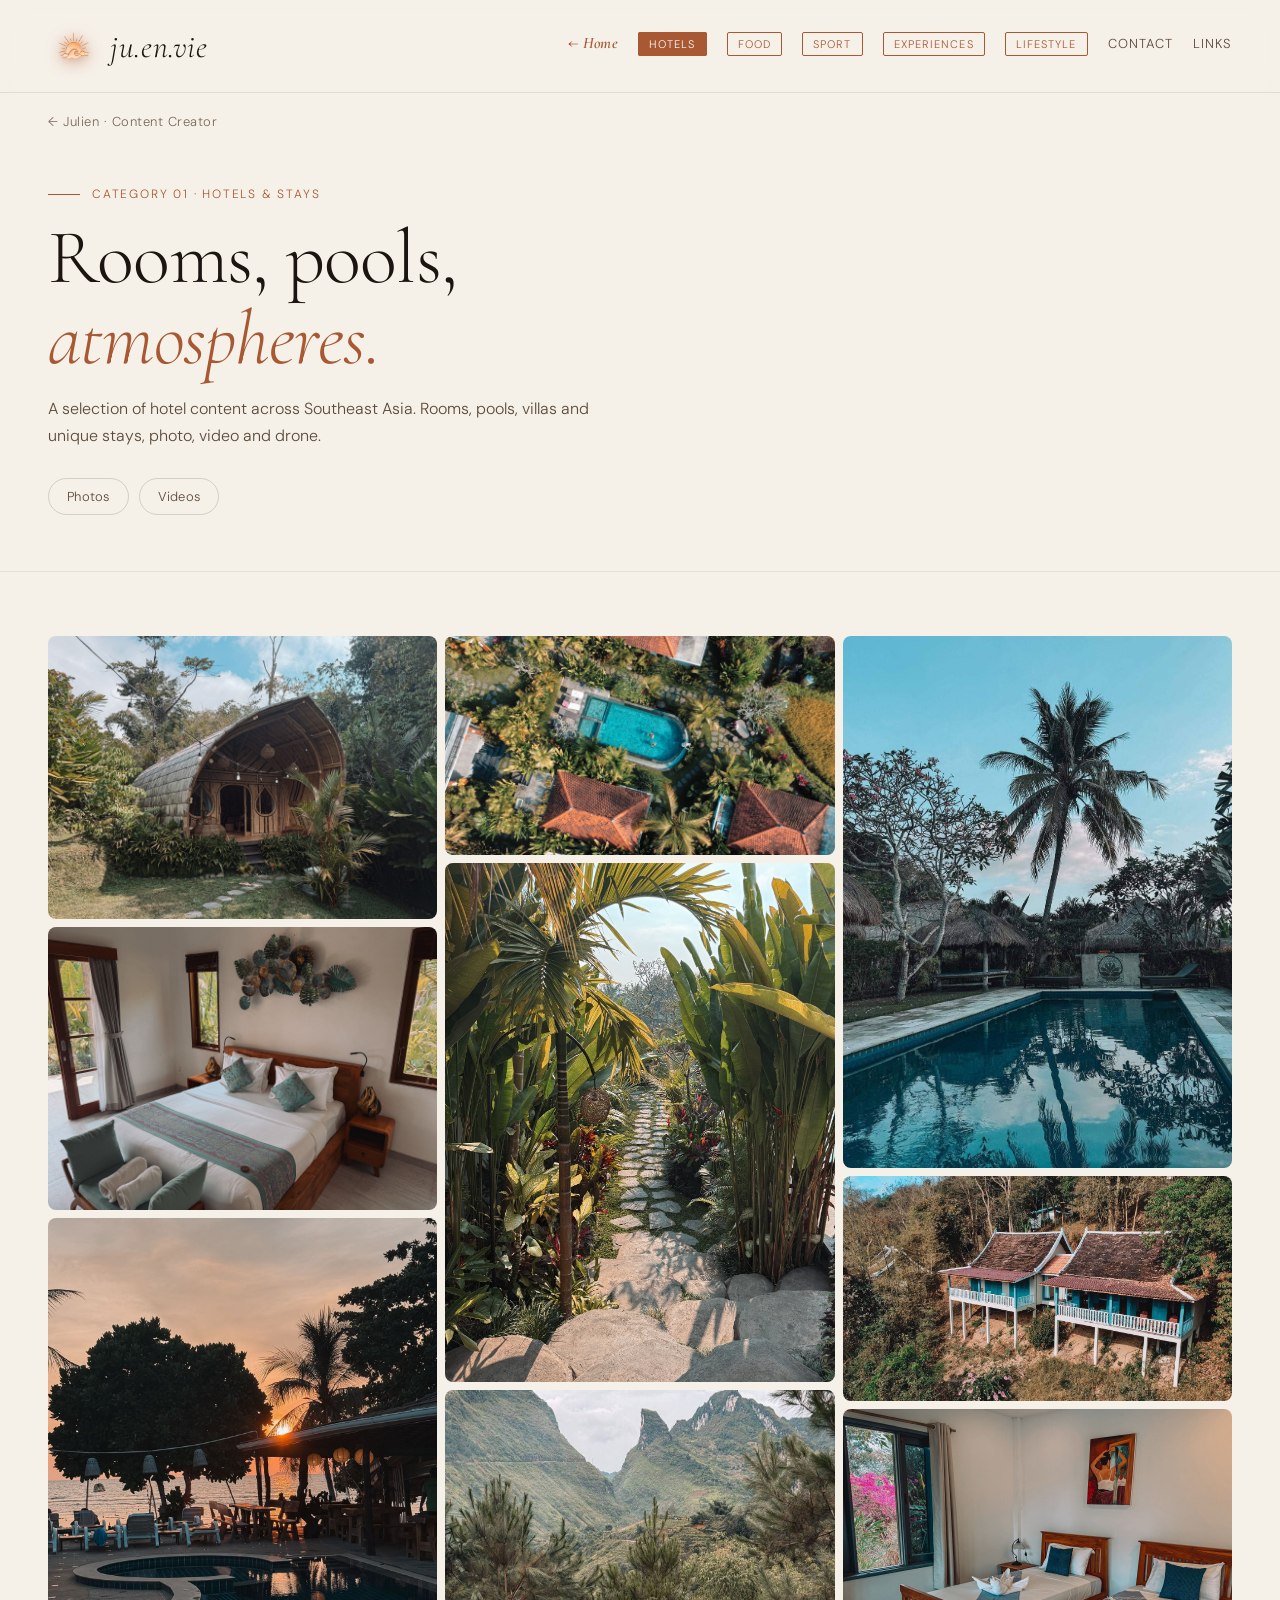
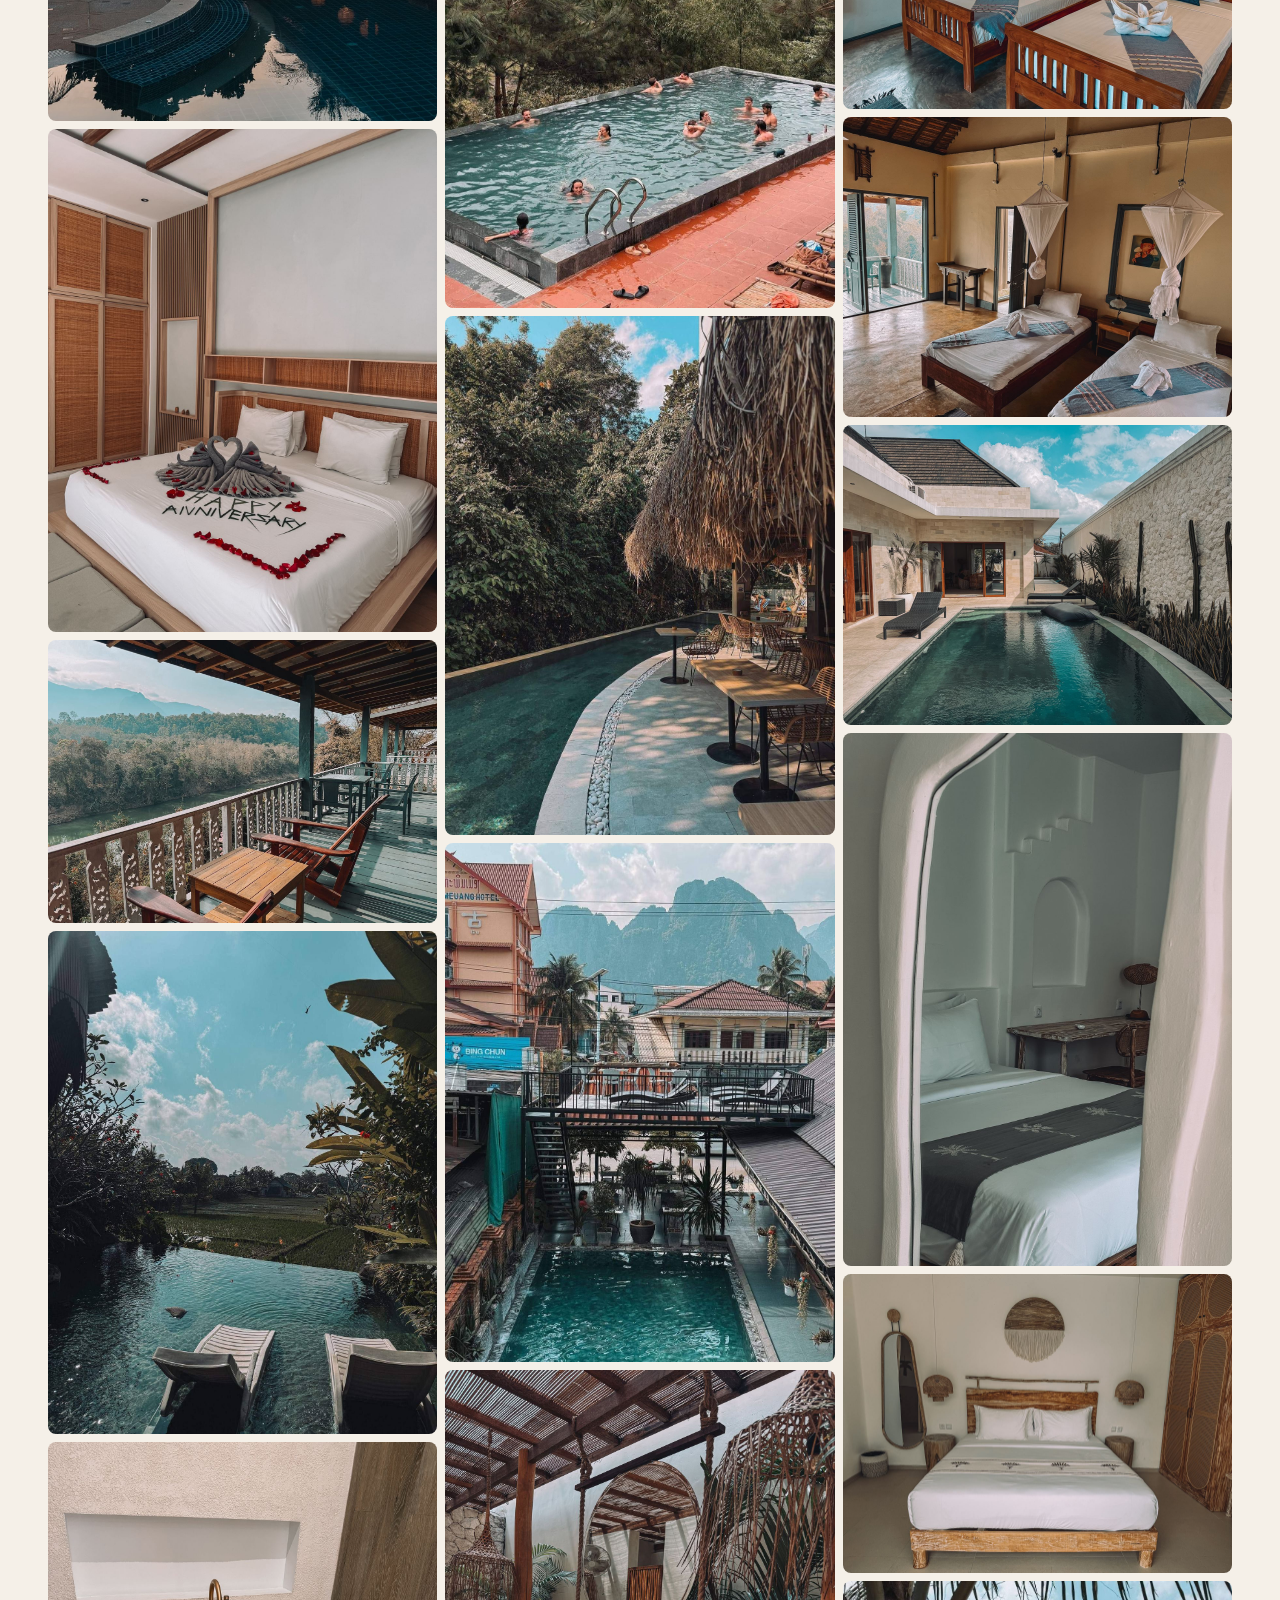
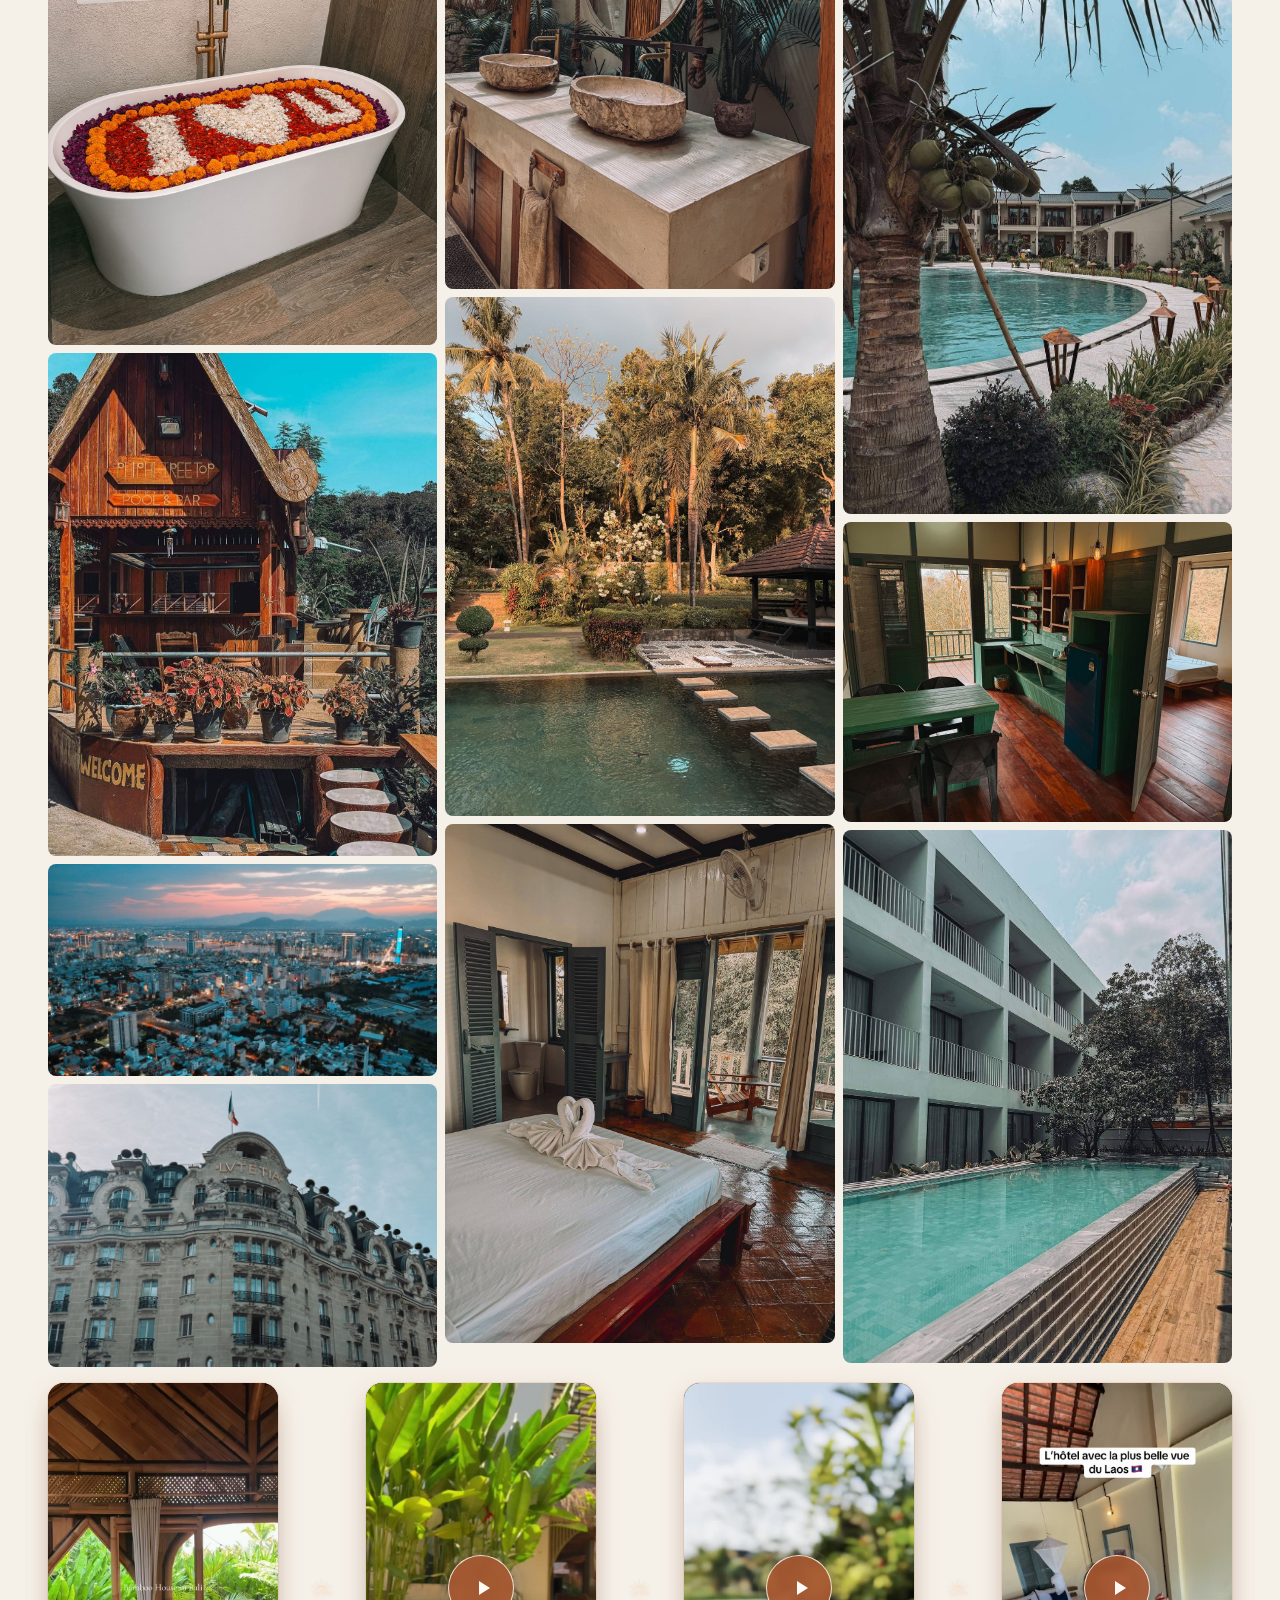
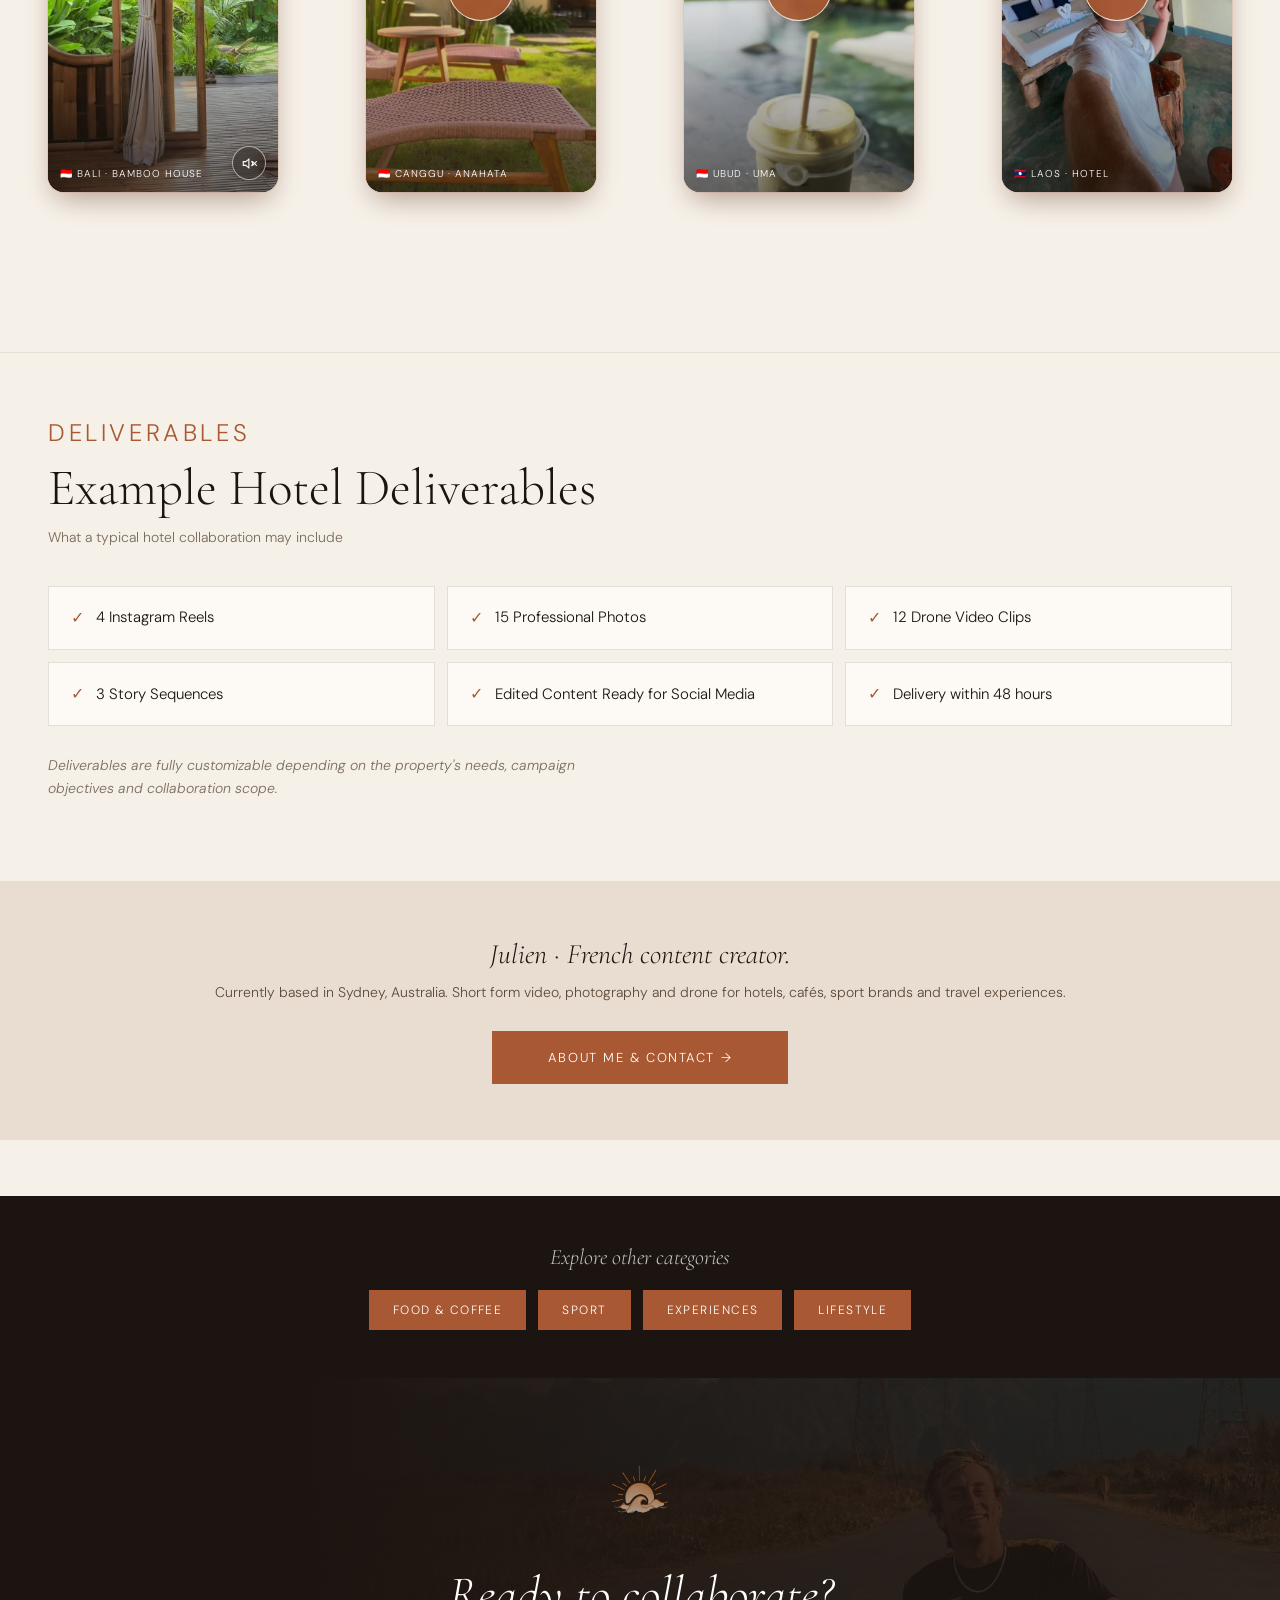
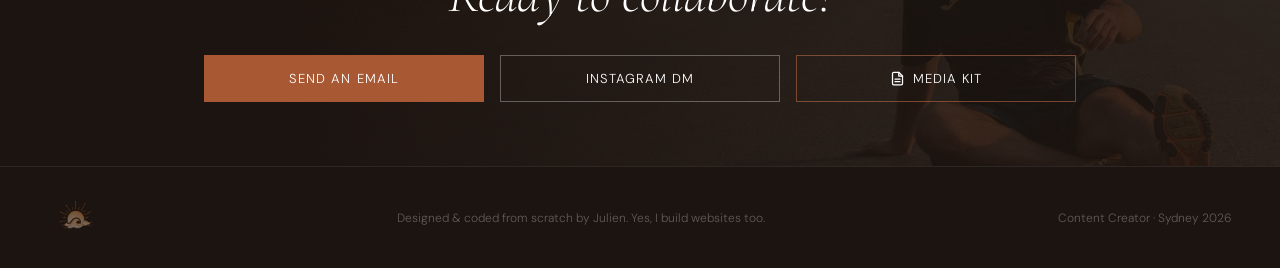
<file: portfolio-hotels.html>
<!DOCTYPE html>
<html lang="en">
<head>
<meta charset="UTF-8">
<meta name="viewport" content="width=device-width, initial-scale=1.0">
<meta name="theme-color" content="#F5F0E8">
<meta name="description" content="Hotel and accommodation content by Julien. Short-form video, photography and drone footage for boutique hotels, resorts and unique stays in Asia and Australia.">
<meta property="og:title" content="Hotels &amp; Stays · Julien · Content Creator">
<meta property="og:description" content="Hotel content across Southeast Asia and Australia. Rooms, pools, villas and unique stays.">
<meta property="og:image" content="https://juenvie.com/images/partage/portfolio-hotels.jpg">
<meta property="og:image:width" content="1200">
<meta property="og:image:height" content="630">
<meta property="og:image:alt" content="Bamboo house with an arched roof, surrounded by jungle, Sidemen, Bali">
<meta property="og:type" content="website">
<meta property="og:url" content="https://juenvie.com/portfolio-hotels.html">
<meta name="twitter:card" content="summary_large_image">
<meta name="twitter:image" content="https://juenvie.com/images/partage/portfolio-hotels.jpg">
<meta name="twitter:image:alt" content="Bamboo house with an arched roof, surrounded by jungle, Sidemen, Bali">
<link rel="canonical" href="https://juenvie.com/portfolio-hotels.html">
<title>Hotels &amp; Stays · Julien · Content Creator</title>
<link rel="icon" type="image/png" sizes="32x32" href="images/favicon-32.png">
<link rel="apple-touch-icon" sizes="180x180" href="images/apple-touch-icon.png">
<link rel="preconnect" href="https://fonts.googleapis.com">
<link rel="preconnect" href="https://fonts.gstatic.com" crossorigin>
<link href="https://fonts.googleapis.com/css2?family=Cormorant+Garamond:ital,wght@0,300;0,400;0,600;1,300;1,400&family=DM+Sans:wght@300;400;500&display=swap" rel="stylesheet">
<style>
  :root {
    --cream: #F5F0E8;
    --sand: #E8DDD0;
    --terracotta: #A85832;
    --deep: #1C1410;
    --mid: #5C4A3A;
    --light: #7A6A5A;
    --accent: #A85832;
    --white: #FDFAF6;
  }

  * { margin: 0; padding: 0; box-sizing: border-box; }
  html { scroll-behavior: smooth; }
  body {
    background: var(--cream);
    color: var(--deep);
    font-family: 'DM Sans', sans-serif;
    font-weight: 300;
    overflow-x: hidden;
  }

  nav {
    position: fixed; top: 0; left: 0; right: 0; z-index: 1001;
    display: flex; justify-content: space-between; align-items: center;
    padding: 20px 48px;
    background: rgba(245,240,232,0.92);
    backdrop-filter: blur(12px);
    border-bottom: 1px solid rgba(92,74,58,0.12);
  }
  .nav-logo {
    font-family: 'Cormorant Garamond', serif;
    font-size: 32px; font-weight: 300; font-style: italic;
    letter-spacing: 0.02em; color: var(--deep);
    text-decoration: none;
  }
  .nav-links {
    display: flex; gap: 20px; list-style: none; margin: 0; padding: 0 48px;
    position: fixed; top: 0; right: 0; height: 85px; align-items: center; z-index: 1001;
  }
  .nav-active { color: var(--terracotta) !important; }
  .nav-links .nav-home a {
    font-family: 'Cormorant Garamond', serif; font-style: italic; font-weight: 600;
    color: var(--terracotta) !important; text-transform: none !important;
    letter-spacing: 0.02em !important; font-size: 16px !important;
  }
  .nav-links .nav-home a:hover { color: var(--deep) !important; }
  .hamburger {
    display: none; flex-direction: column; justify-content: center;
    gap: 5px; cursor: pointer; padding: 8px; z-index: 101;
    background: none; border: none;
  }
  .hamburger span {
    display: block; width: 24px; height: 2px; background: var(--deep);
    transition: all 0.3s ease; transform-origin: center;
  }
  .hamburger.open span:nth-child(1) { transform: translateY(7px) rotate(45deg); }
  .hamburger.open span:nth-child(2) { opacity: 0; }
  .hamburger.open span:nth-child(3) { transform: translateY(-7px) rotate(-45deg); }
  .nav-links a {
    font-size: 13px; letter-spacing: 0.08em; text-transform: uppercase;
    color: var(--mid); text-decoration: none; transition: color 0.2s;
  }
  .nav-links a:hover { color: var(--terracotta); }
  .nav-links .nav-cat a { border: 1px solid var(--terracotta) !important; color: var(--terracotta) !important; padding: 4px 10px !important; border-radius: 2px !important; font-size: 11px !important; letter-spacing: 0.1em !important; }
  .nav-links .nav-cat a:hover, .nav-links .nav-cat a.nav-active { background: var(--terracotta) !important; color: white !important; }
  .nav-sep { display: none; }

  .page-wrap { padding-top: 110px; padding-bottom: 80px; }

  .back-link {
    display: inline-block; padding: 0 48px 24px;
    font-size: 13px; color: var(--light); text-decoration: none;
    letter-spacing: 0.04em; transition: color 0.2s;
  }
  .back-link:hover { color: var(--terracotta); }

  .page-header {
    padding: 32px 48px 56px;
    border-bottom: 1px solid rgba(92,74,58,0.1);
    margin-bottom: 64px;
  }
  .page-eyebrow {
    font-size: 12px; letter-spacing: 0.15em; text-transform: uppercase;
    color: var(--terracotta); margin-bottom: 16px;
    display: flex; align-items: center; gap: 12px;
  }
  .page-eyebrow::before { content: ''; width: 32px; height: 1px; background: var(--terracotta); }
  .page-title {
    font-family: 'Cormorant Garamond', serif;
    font-size: clamp(48px, 6vw, 80px); font-weight: 300; line-height: 1.05;
    letter-spacing: -0.01em; margin-bottom: 16px;
  }
  .page-title em { font-style: italic; color: var(--terracotta); }
  .page-subtitle { font-size: 16px; line-height: 1.7; color: var(--mid); max-width: 560px; }
  .portfolio-nav {
    display: flex; flex-wrap: wrap; justify-content: flex-start; gap: 10px; margin-top: 28px;
  }
  .portfolio-nav a {
    font-size: 13px; letter-spacing: 0.02em; color: var(--mid); text-decoration: none;
    padding: 9px 18px; border: 1px solid rgba(92,74,58,0.2);
    border-radius: 999px; transition: all 0.2s;
    display: inline-flex; align-items: center; gap: 8px; white-space: nowrap;
  }
  .portfolio-nav a .num { color: var(--terracotta); font-weight: 600; }
  .portfolio-nav a:hover { color: var(--white); background: var(--terracotta); border-color: var(--terracotta); }
  .portfolio-nav a:hover .num { color: var(--white); }

  .category-section { padding: 0 48px 80px; scroll-margin-top: 24px; }
  .category-section + .category-section { border-top: 1px solid rgba(92,74,58,0.1); padding-top: 64px; }
  .category-label { font-size: 24px; letter-spacing: 0.15em; text-transform: uppercase; color: var(--terracotta); margin-bottom: 12px; }
  .category-title {
    font-family: 'Cormorant Garamond', serif;
    font-size: clamp(32px, 4vw, 52px); font-weight: 300; line-height: 1.1; margin-bottom: 10px;
  }
  .category-subtitle { font-size: 14px; line-height: 1.65; color: var(--light); max-width: 520px; margin-bottom: 36px; }

  /* DELIVERABLES */
  .deliverables-grid {
    display: grid; grid-template-columns: repeat(3, 1fr);
    gap: 12px; margin-bottom: 28px;
  }
  .deliverable-card {
    display: flex; align-items: center; gap: 12px;
    padding: 20px 22px; background: var(--white);
    border: 1px solid rgba(92,74,58,0.16);
    font-size: 15px; color: var(--deep); line-height: 1.4;
  }
  .deliverable-card .deliverable-check { flex-shrink: 0; color: var(--terracotta); font-size: 16px; font-weight: 500; }
  .deliverables-note { font-size: 14px; line-height: 1.65; color: var(--light); max-width: 560px; font-style: italic; }
  @media (max-width: 900px) { .deliverables-grid { grid-template-columns: repeat(2, 1fr); } }
  @media (max-width: 480px) { .deliverables-grid { grid-template-columns: 1fr; } }

  .photo-grid { columns: 3; column-gap: 8px; }
  .photo-card { break-inside: avoid; margin-bottom: 8px; position: relative; overflow: hidden; cursor: pointer; border-radius: 8px; transition: box-shadow 0.35s ease, transform 0.35s ease; }
  .photo-card img { width: 100%; height: auto; display: block; transition: transform 0.5s ease; }
  .photo-card:hover img { transform: scale(1.03); }
  .photo-card:hover { transform: translateY(-3px); box-shadow: 0 0 0 1px rgba(196,113,74,0.3), 0 10px 28px rgba(196,113,74,0.3), 0 14px 30px -12px rgba(28,20,16,0.35); z-index: 3; }
  .photo-overlay {
    position: absolute; inset: 0;
    background: linear-gradient(to top, rgba(28,20,16,0.72) 0%, transparent 55%);
    opacity: 0; transition: opacity 0.3s;
    display: flex; align-items: flex-end; padding: 14px;
  }
  .photo-card:hover .photo-overlay { opacity: 1; }
  .photo-tag { font-size: 11px; letter-spacing: 0.1em; text-transform: uppercase; color: white; }

  .photo-placeholder {
    break-inside: avoid; margin-bottom: 8px;
    background: var(--sand); aspect-ratio: 4 / 3;
    display: flex; flex-direction: column; align-items: center; justify-content: center;
    gap: 8px; color: var(--light); font-size: 12px; letter-spacing: 0.06em;
    text-transform: uppercase; border: 1px dashed rgba(92,74,58,0.25); border-radius: 8px; cursor: default;
  }
  .photo-placeholder.portrait { aspect-ratio: 3 / 4; }
  .photo-placeholder svg { opacity: 0.4; }

  .video-row {
    display: grid; grid-template-columns: repeat(4, 1fr); gap: 20px; margin-top: 16px;
  }
  .video-placeholder {
    background: var(--deep); aspect-ratio: 9 / 16; position: relative; overflow: hidden;
    display: flex; flex-direction: column; align-items: center; justify-content: center;
    gap: 10px; color: rgba(255,255,255,0.35); font-size: 12px; letter-spacing: 0.06em;
    text-transform: uppercase; border: 1px dashed rgba(255,255,255,0.12); cursor: default;
  }
  .video-placeholder svg { opacity: 0.3; }
  .video-row .video-card {
    position: relative; aspect-ratio: 9 / 16; background: var(--deep); overflow: hidden; cursor: pointer;
    border-radius: 16px;
    box-shadow: 0 0 0 1px rgba(196,113,74,0.15), 0 8px 24px rgba(196,113,74,0.2), 0 14px 30px -12px rgba(28,20,16,0.35);
    transition: box-shadow 0.35s ease, transform 0.35s ease;
  }
  .video-row .video-card:hover {
    transform: translateY(-4px);
    box-shadow: 0 0 0 1.5px rgba(196,113,74,0.35), 0 12px 34px rgba(196,113,74,0.35), 0 20px 42px -12px rgba(28,20,16,0.4);
    z-index: 4;
  }
  .video-row .video-card video { width: 100%; height: 100%; object-fit: cover; display: block; }
  .video-row .video-card-overlay {
    position: absolute; inset: 0;
    background: linear-gradient(to top, rgba(28,20,16,0.55) 0%, transparent 50%);
    display: flex; flex-direction: column; justify-content: flex-end; align-items: flex-start;
    padding: 12px; transition: background 0.3s;
  }
  .video-row .video-card:hover .video-card-overlay { background: linear-gradient(to top, rgba(28,20,16,0.65) 0%, transparent 50%); }
  .video-row .video-card-label { font-size: 10px; letter-spacing: 0.1em; text-transform: uppercase; color: white; }
  .video-row--3 {
    grid-template-columns: 1fr 48px 1fr 48px 1fr; align-items: center; gap: 20px;
  }
  .video-row--4 { grid-template-columns: 1fr 48px 1fr 48px 1fr 48px 1fr; align-items: center; gap: 20px; }
  .video-row-logo-sep { display: flex; align-items: center; justify-content: center; }
  .video-row-logo-sep img { width: 36px; height: auto; opacity: 0.18; filter: drop-shadow(0 0 4px rgba(196,113,74,0.3)); }

  .sound-btn {
    width: 30px; height: 30px; border-radius: 50%; flex-shrink: 0;
    background: rgba(0,0,0,0.55); border: 1.5px solid rgba(255,255,255,0.85);
    display: flex; align-items: center; justify-content: center;
    cursor: pointer; backdrop-filter: blur(6px);
    transition: background 0.2s, transform 0.15s;
    box-shadow: 0 2px 8px rgba(0,0,0,0.35);
    color: white; font: inherit; padding: 0; appearance: none; -webkit-appearance: none;
  }
  .sound-btn svg { width: 13px; height: 13px; }
  .sound-btn:hover { background: rgba(0,0,0,0.75); transform: scale(1.1); }
  .sound-btn.unmuted { background: rgba(196,113,74,0.85); border-color: rgba(196,113,74,1); }
  .video-card-bottom { width: 100%; display: flex; justify-content: space-between; align-items: flex-end; gap: 10px; }
  .video-row .video-card-label { min-width: 0; }

  .btn-portfolio {
    display: inline-flex; align-items: center; justify-content: center; gap: 8px;
    padding: 13px 32px; border: 1px solid var(--terracotta); color: var(--terracotta);
    font-size: 13px; letter-spacing: 0.08em; text-transform: uppercase;
    text-decoration: none; transition: all 0.25s;
  }
  .btn-portfolio:hover { background: var(--terracotta); color: white; }
  .portfolio-cta-block {
    margin-top: 56px; padding: 48px 32px;
    background: var(--deep); text-align: center;
  }
  .portfolio-cta-block p { font-family: 'Cormorant Garamond',serif; font-size: 22px; font-weight:300; font-style:italic; color: rgba(255,255,255,0.75); margin-bottom: 20px; }
  .btn-portfolio-big {
    display: inline-block; padding: 18px 56px;
    background: var(--terracotta); color: white;
    font-size: 13px; letter-spacing: 0.12em; text-transform: uppercase;
    text-decoration: none; transition: background 0.25s;
    font-family: 'DM Sans', sans-serif;
  }
  .btn-portfolio-big:hover { background: #b05e38; }
  .portfolio-cta-center { text-align: center; padding: 40px 24px; }

  .contact-links { display: flex; justify-content: center; gap: 16px; flex-wrap: wrap; }
  .contact-link {
    display: inline-flex; align-items: center; justify-content: center; gap: 8px;
    padding: 14px 36px; width: 280px;
    background: var(--terracotta); color: white;
    font-size: 13px; letter-spacing: 0.08em; text-transform: uppercase;
    text-decoration: none; transition: background 0.2s; font-family: 'DM Sans', sans-serif;
  }
  .contact-link:hover { background: #b05e38; }
  .contact-link.outline { background: transparent; border: 1px solid rgba(255,255,255,0.3); color: white; }
  .contact-link.outline:hover { border-color: white; }

  footer {
    background: var(--deep); border-top: 1px solid rgba(255,255,255,0.08);
    padding: 20px 48px; display: flex; justify-content: space-between; align-items: center;
    flex-wrap: wrap; gap: 12px;
  }
  footer span { font-size: 12px; color: rgba(255,255,255,0.3); }

  .whatsapp-float {
    position: fixed; bottom: 24px; right: 24px; z-index: 999;
    width: 48px; height: 48px; border-radius: 50%; background: #25D366;
    display: flex; align-items: center; justify-content: center;
    box-shadow: 0 4px 16px rgba(37,211,102,0.4); text-decoration: none; transition: transform 0.2s;
  }
  .whatsapp-float:hover { transform: scale(1.08); }

  .fade-up { opacity: 0; transform: translateY(24px); transition: opacity 0.6s ease, transform 0.6s ease; }
  .fade-up.visible { opacity: 1; transform: translateY(0); }

  @media (max-width: 900px) {
    .nav-links .nav-cat a { font-size: 16px !important; font-family: 'DM Sans', sans-serif !important; font-style: normal !important; text-transform: uppercase !important; letter-spacing: 0.1em !important; border: 1px solid rgba(196,113,74,0.5) !important; color: var(--terracotta) !important; padding: 8px 22px !important; border-radius: 2px !important; }
    .nav-links .nav-cat a:hover, .nav-links .nav-cat a.nav-active { background: var(--terracotta) !important; color: white !important; border-color: var(--terracotta) !important; }
    .nav-links .nav-home a { font-size: 30px !important; color: var(--terracotta) !important; }
    .nav-links .nav-home a:hover { color: white !important; }
    .nav-sep { display: block; width: 40px; height: 1px; background: rgba(255,255,255,0.2); margin: 4px auto; }
    nav { padding: 16px 24px; }
    .nav-links {
      display: flex; flex-direction: column; position: fixed; inset: 0;
      width: 100vw; height: 100vh; background: rgba(28,20,16,0.97);
      z-index: 1000; justify-content: center; align-items: center; gap: 32px;
      padding: 80px 40px; overflow-y: auto; opacity: 0; visibility: hidden;
      pointer-events: none; transform: translateY(-10px);
      transition: opacity 0.3s ease, transform 0.3s ease, visibility 0.3s ease;
    }
    .nav-links.open { opacity: 1; visibility: visible; pointer-events: auto; transform: translateY(0); }
    .nav-links a { font-family: 'Cormorant Garamond', serif; font-style: italic; font-size: 32px; font-weight: 300; color: var(--white); text-transform: none; letter-spacing: 0.02em; }
    .nav-links a:hover { color: var(--terracotta); }
    .hamburger { display: flex; }
    .hamburger span { background: var(--deep); }
    .hamburger.open span { background: white; }
    .back-link { padding: 0 24px 20px; }
    .page-header { padding: 24px 24px 40px; margin-bottom: 40px; }
    .category-section { padding: 0 24px 56px; }
    .category-section + .category-section { padding-top: 48px; }
    footer { padding: 16px 24px; }
    .video-row { grid-template-columns: 1fr 1fr; }
    .video-row--3 { grid-template-columns: 1fr 1fr; }
    .video-row--4 { grid-template-columns: 1fr 1fr; }
    .video-row-logo-sep { display: none; }
  }
  @media (max-width: 768px) { .photo-grid { columns: 2; column-gap: 6px; } }
  @media (max-width: 480px) {
    .photo-grid { columns: 2; column-gap: 6px; }
    .category-section { padding: 0 16px 48px; }
    .category-title { font-size: 26px; }
    .page-title { font-size: 36px; }
    .page-header { padding: 20px 16px 36px; }
    .video-row { grid-template-columns: 1fr 1fr; }
    footer { flex-direction: column; text-align: center; gap: 8px; padding: 16px; }
    .contact-links { flex-direction: column; align-items: center; }
    .contact-link { width: 280px; }
  }

  /* ── REVEAL SYS (shared) ── */
  .has-js .page-eyebrow  { animation: rsRise .7s .05s both cubic-bezier(.22,1,.36,1); }
  .has-js .page-title    { animation: rsRise .8s .15s both cubic-bezier(.22,1,.36,1); }
  .has-js .page-subtitle { animation: rsRise .8s .30s both cubic-bezier(.22,1,.36,1); }
  .has-js .portfolio-nav { animation: rsRise .8s .45s both cubic-bezier(.22,1,.36,1); }
  @keyframes rsRise { from { opacity:0; transform:translateY(22px); } to { opacity:1; transform:none; } }
  .has-js .rs-card { opacity:0; transform:translateY(20px); transition:opacity .7s ease, transform .8s cubic-bezier(.22,1,.36,1); transition-delay:var(--d,0s); }
  .has-js .rs-card.rs-in { opacity:1; transform:none; }
  .has-js .category-title { opacity:0; transform:translateY(18px); transition:opacity .8s ease, transform .9s cubic-bezier(.22,1,.36,1); }
  .has-js .category-title.rs-in { opacity:1; transform:none; }
  nav { transition: box-shadow .3s ease, background .3s ease; }
  nav.scrolled { box-shadow:0 6px 24px rgba(28,20,16,.07); background:rgba(245,240,232,.97); }
  .btn-portfolio .arr, .btn-portfolio-big .arr { display:inline-block; transition:transform .3s cubic-bezier(.22,1,.36,1); }
  .btn-portfolio:hover .arr, .btn-portfolio-big:hover .arr { transform:translateX(5px); }
  @media (prefers-reduced-motion: reduce) {
    .has-js .page-eyebrow,.has-js .page-title,.has-js .page-subtitle,.has-js .portfolio-nav { animation:none!important; }
    .has-js .rs-card,.has-js .category-title { opacity:1!important; transform:none!important; transition:none!important; }
  }

  @media (max-width: 900px) { .video-row { gap: 14px; } }
  @media (max-width: 480px) { .video-row { gap: 12px; } }
</style>
<link rel="stylesheet" href="assets/site.css">
<script src="assets/site.js" defer></script>
<script>document.documentElement.className += ' has-js';</script>
<!-- Mesure d'audience GoatCounter : aucun cookie, aucune donnée personnelle,
     donc pas de bandeau de consentement. Tableau de bord sur
     https://juenvie.goatcounter.com -->
<script data-goatcounter="https://juenvie.goatcounter.com/count" async src="//gc.zgo.at/count.js"></script>
<script type="application/ld+json">
{
  "@context": "https://schema.org",
  "@type": "CollectionPage",
  "name": "Hotels & Stays · Julien · Content Creator",
  "url": "https://juenvie.com/portfolio-hotels.html",
  "description": "Hotel and accommodation content: rooms, pools, villas and unique stays across Southeast Asia and Australia. Photo, video and drone.",
  "inLanguage": "en",
  "isPartOf": { "@type": "WebSite", "name": "ju.en.vie · Julien · Content Creator", "url": "https://juenvie.com/" },
  "author": { "@type": "Person", "name": "Julien", "alternateName": "ju.en.vie", "url": "https://juenvie.com/", "jobTitle": "UGC Content Creator" }
}
</script>
</head>
<body>

<nav>
  <a href="index.html" class="nav-logo" style="display:flex;align-items:center;gap:10px;">
    <img src="images/logo_transparent.png" alt="ju.en.vie logo" style="height:52px;width:auto;filter:drop-shadow(0 2px 8px rgba(196,113,74,0.7)) drop-shadow(0 0 3px rgba(196,113,74,0.4));" width="320" height="320">
    ju.en.vie
  </a>
  <button class="hamburger" id="hamburger" aria-label="Menu" aria-expanded="false" aria-controls="nav-links">
    <span></span><span></span><span></span>
  </button>
</nav>
<ul class="nav-links" id="nav-links">
  <li class="nav-home"><a href="index.html">← Home</a></li>
  <li class="nav-sep"></li>
  <li class="nav-cat"><a href="portfolio-hotels.html" class="nav-active">Hotels</a></li>
  <li class="nav-cat"><a href="portfolio-food.html">Food</a></li>
  <li class="nav-cat"><a href="portfolio-sport.html">Sport</a></li>
  <li class="nav-cat"><a href="portfolio-experiences.html">Experiences</a></li>
  <li class="nav-cat"><a href="portfolio-lifestyle.html">Lifestyle</a></li>
  <li class="nav-sep"></li>
  <li><a href="index.html#contact">Contact</a></li>
  <li><a href="https://bio.site/juenvie" target="_blank">Links</a></li>
</ul>

<div class="page-wrap">

  <a href="index.html" class="back-link">← Julien · Content Creator</a>

  <div class="page-header">
    <div class="page-eyebrow">Category 01 · Hotels &amp; Stays</div>
    <h1 class="page-title">Rooms, pools,<br><em>atmospheres.</em></h1>
    <p class="page-subtitle">A selection of hotel content across Southeast Asia. Rooms, pools, villas and unique stays, photo, video and drone.</p>
    <div class="portfolio-nav">
      <a href="#photos">Photos</a>
      <a href="#videos">Videos</a>
    </div>
  </div>

  <section class="category-section" id="photos">

    <div class="photo-grid">

      <div class="photo-card">
        <picture><source type="image/webp" media="(max-width: 768px)" srcset="images/webp/bamboo-house-800.webp"><img src="images/bamboo-house.jpg" alt="Sidemen · Bamboo house in the jungle · Bali" width="1600" height="1200" loading="lazy"></picture>
        <div class="photo-overlay"><span class="photo-tag">🇮🇩 Sidemen · Bamboo House</span></div>
      </div>

      <div class="photo-card">
        <picture><source type="image/webp" media="(max-width: 768px)" srcset="images/webp/drone-ubud-hotel-800.webp"><img src="images/drone-ubud-hotel.jpg" alt="Ubud · Hotel &amp; pool from above · Bali" width="1600" height="900" loading="lazy"></picture>
        <div class="photo-overlay"><span class="photo-tag">🇮🇩 Ubud · Aerial</span></div>
      </div>

      <div class="photo-card">
        <picture><source type="image/webp" media="(max-width: 768px)" srcset="images/webp/senguigui-lombok-piscine-800.webp"><img src="images/senguigui-lombok-piscine.jpg" alt="Lombok · Senggigi · Pool" width="1200" height="1599" loading="lazy"></picture>
        <div class="photo-overlay"><span class="photo-tag">🇮🇩 Lombok · Senggigi · Pool</span></div>
      </div>
      <div class="photo-card">
        <picture><source type="image/webp" media="(max-width: 768px)" srcset="images/webp/green-hotel-ubud-800.webp"><img src="images/green-hotel-ubud.jpg" alt="Ubud · Stone path through the hotel garden · Bali" width="1400" height="1867" loading="lazy"></picture>
        <div class="photo-overlay"><span class="photo-tag">🇮🇩 Ubud · Garden Path</span></div>
      </div>
      <div class="photo-card">
        <picture><source type="image/webp" media="(max-width: 768px)" srcset="images/webp/room-ubud-800.webp"><img src="images/room-ubud.jpg" alt="Ubud · Hotel room · Bali" width="1600" height="1200" loading="lazy"></picture>
        <div class="photo-overlay"><span class="photo-tag">🇮🇩 Ubud · Room</span></div>
      </div>

      <div class="photo-card">
        <picture><source type="image/webp" media="(max-width: 768px)" srcset="images/webp/hotel-laos-drone-cabanes-800.webp"><img src="images/hotel-laos-drone-cabanes.jpg" alt="Laos · Hotel · Drone" width="1600" height="899" loading="lazy"></picture>
        <div class="photo-overlay"><span class="photo-tag">🇱🇦 Laos · Ecolodge · Drone</span></div>
      </div>

      <div class="photo-card">
        <picture><source type="image/webp" media="(max-width: 768px)" srcset="images/webp/coucher-soleil-piscine-palmiers-hotel-plage-800.webp"><img src="images/coucher-soleil-piscine-palmiers-hotel-plage.jpg" alt="Pool · Sunset" width="1600" height="2133" loading="lazy"></picture>
        <div class="photo-overlay"><span class="photo-tag">🌅 Pool · Sunset</span></div>
      </div>

      <div class="photo-card">
        <picture><source type="image/webp" media="(max-width: 768px)" srcset="images/webp/2lits-laos-800.webp"><img src="images/2lits-laos.jpg" alt="Room · Laos" width="1600" height="1200" loading="lazy"></picture>
        <div class="photo-overlay"><span class="photo-tag">🇱🇦 Laos · Twin Room</span></div>
      </div>

      <div class="photo-card">
        <picture><source type="image/webp" media="(max-width: 768px)" srcset="images/webp/piscine-ha-giang-loop-800.webp"><img src="images/piscine-ha-giang-loop.jpg" alt="Ha Giang Loop · Pool" width="1200" height="1599" loading="lazy"></picture>
        <div class="photo-overlay"><span class="photo-tag">🇻🇳 Ha Giang · Pool</span></div>
      </div>

      <div class="photo-card">
        <picture><source type="image/webp" media="(max-width: 768px)" srcset="images/webp/lit-laos-voilage-800.webp"><img src="images/lit-laos-voilage.jpg" alt="Room · Canopy Bed · Laos" width="1600" height="1200" loading="lazy"></picture>
        <div class="photo-overlay"><span class="photo-tag">🇱🇦 Laos · Canopy Bed</span></div>
      </div>

      <div class="photo-card">
        <picture><source type="image/webp" media="(max-width: 768px)" srcset="images/webp/bed-800.webp"><img src="images/bed.jpg" alt="Hotel Room · Anniversary Flower Setup" width="1200" height="1600" loading="lazy"></picture>
        <div class="photo-overlay"><span class="photo-tag">🛏️ Room · Anniversary Setup</span></div>
      </div>

      <div class="photo-card">
        <picture><source type="image/webp" media="(max-width: 768px)" srcset="images/webp/canggu-piscine-800.webp"><img src="images/canggu-piscine.jpg" alt="Canggu · Pool" width="1200" height="1599" loading="lazy"></picture>
        <div class="photo-overlay"><span class="photo-tag">🇮🇩 Canggu · Pool</span></div>
      </div>

      <div class="photo-card">
        <picture><source type="image/webp" media="(max-width: 768px)" srcset="images/webp/clara-villa-800.webp"><img src="images/clara-villa.jpg" alt="Villa Clara · Pool and Terrace" width="1600" height="1200" loading="lazy"></picture>
        <div class="photo-overlay"><span class="photo-tag">🏨 Villa Clara · Pool</span></div>
      </div>

      <div class="photo-card">
        <picture><source type="image/webp" media="(max-width: 768px)" srcset="images/webp/uluwatu-miroir-800.webp"><img src="images/uluwatu-miroir.jpg" alt="Uluwatu · Bali · Room, Mirror Reflection" width="1200" height="1600" loading="lazy"></picture>
        <div class="photo-overlay"><span class="photo-tag">🇮🇩 Uluwatu · Mirror</span></div>
      </div>

      <div class="photo-card">
        <picture><source type="image/webp" media="(max-width: 768px)" srcset="images/webp/hotel-laos-terasse-800.webp"><img src="images/hotel-laos-terasse.jpg" alt="Terrace · Laos" width="1600" height="1200" loading="lazy"></picture>
        <div class="photo-overlay"><span class="photo-tag">🇱🇦 Laos · Terrace</span></div>
      </div>

      <div class="photo-card">
        <picture><source type="image/webp" media="(max-width: 768px)" srcset="images/webp/hotel-vang-laos-800.webp"><img src="images/hotel-vang-laos.jpg" alt="Vang Vieng · Hotel · Laos" width="1200" height="1599" loading="lazy"></picture>
        <div class="photo-overlay"><span class="photo-tag">🇱🇦 Vang Vieng · Hotel</span></div>
      </div>

      <div class="photo-card">
        <picture><source type="image/webp" media="(max-width: 768px)" srcset="images/webp/transat-uma-bali-800.webp"><img src="images/transat-uma-bali.jpg" alt="Uma · Sun Lounger" width="1200" height="1599" loading="lazy"></picture>
        <div class="photo-overlay"><span class="photo-tag">🇮🇩 Uma · Sun Lounger</span></div>
      </div>

      <div class="photo-card">
        <picture><source type="image/webp" media="(max-width: 768px)" srcset="images/webp/lit-uluwatu-800.webp"><img src="images/lit-uluwatu.jpg" alt="Uluwatu · Bali · Room, Teak Bed" width="1600" height="1200" loading="lazy"></picture>
        <div class="photo-overlay"><span class="photo-tag">🇮🇩 Uluwatu · Room</span></div>
      </div>

      <div class="photo-card">
        <picture><source type="image/webp" media="(max-width: 768px)" srcset="images/webp/lavabo-800.webp"><img src="images/lavabo.jpg" alt="Outdoor Bathroom · Stone Basins" width="1200" height="1600" loading="lazy"></picture>
        <div class="photo-overlay"><span class="photo-tag">🛁 Outdoor Bathroom</span></div>
      </div>

      <div class="photo-card">
        <picture><source type="image/webp" media="(max-width: 768px)" srcset="images/webp/bath-flowers-800.webp"><img src="images/bath-flowers.jpg" alt="Bathroom · Flower Petal Bath" width="1200" height="1600" loading="lazy"></picture>
        <div class="photo-overlay"><span class="photo-tag">🛁 Flower Bath</span></div>
      </div>

      <div class="photo-card">
        <picture><source type="image/webp" media="(max-width: 768px)" srcset="images/webp/piscine-tam-coc-800.webp"><img src="images/piscine-tam-coc.jpg" alt="Tam Coc · Pool" width="1200" height="1599" loading="lazy"></picture>
        <div class="photo-overlay"><span class="photo-tag">🇻🇳 Tam Coc · Pool</span></div>
      </div>

      <div class="photo-card">
        <picture><source type="image/webp" media="(max-width: 768px)" srcset="images/webp/villa-lilly-800.webp"><img src="images/villa-lilly.jpg" alt="Villa Lilly · Garden Pool" width="1200" height="1600" loading="lazy"></picture>
        <div class="photo-overlay"><span class="photo-tag">🏨 Villa Lilly · Garden Pool</span></div>
      </div>

      <div class="photo-card">
        <picture><source type="image/webp" media="(max-width: 768px)" srcset="images/webp/cuisine-laos-800.webp"><img src="images/cuisine-laos.jpg" alt="Laos · Kitchen" width="1600" height="1200" loading="lazy"></picture>
        <div class="photo-overlay"><span class="photo-tag">🇱🇦 Laos · Kitchen</span></div>
      </div>

      <div class="photo-card">
        <picture><source type="image/webp" media="(max-width: 768px)" srcset="images/webp/hostel-kohphiphi-800.webp"><img src="images/hostel-kohphiphi.jpg" alt="Koh Phi Phi · Hostel" width="1200" height="1599" loading="lazy"></picture>
        <div class="photo-overlay"><span class="photo-tag">🇹🇭 Koh Phi Phi · Hostel</span></div>
      </div>

      <div class="photo-card">
        <picture><source type="image/webp" media="(max-width: 768px)" srcset="images/webp/hotel-bangkok-800.webp"><img src="images/hotel-bangkok.jpg" alt="Bangkok · Hotel" width="1200" height="1599" loading="lazy"></picture>
        <div class="photo-overlay"><span class="photo-tag">🇹🇭 Bangkok · Hotel</span></div>
      </div>

      <div class="photo-card">
        <picture><source type="image/webp" media="(max-width: 768px)" srcset="images/webp/chambre-arriere-laos-800.webp"><img src="images/chambre-arriere-laos.jpg" alt="Laos · Room" width="1600" height="2133" loading="lazy"></picture>
        <div class="photo-overlay"><span class="photo-tag">🇱🇦 Laos · Room</span></div>
      </div>

      <div class="photo-card">
        <picture><source type="image/webp" media="(max-width: 768px)" srcset="images/webp/drone-da-nang-800.webp"><img src="images/drone-da-nang.jpg" alt="Da Nang · Drone" width="1600" height="900" loading="lazy"></picture>
        <div class="photo-overlay"><span class="photo-tag">🇻🇳 Da Nang · Drone</span></div>
      </div>

      <div class="photo-card">
        <picture><source type="image/webp" media="(max-width: 768px)" srcset="images/webp/lutecia-800.webp"><img src="images/lutecia.jpg" alt="Paris · Hôtel Lutetia · Facade" width="1600" height="1200" loading="lazy"></picture>
        <div class="photo-overlay"><span class="photo-tag">🇫🇷 Paris · Hôtel Lutetia</span></div>
      </div>

    </div>

    <div class="video-row video-row--4" id="videos">
      <div class="video-card">
        <video src="videos/hotels/bamboo-house.mp4" muted playsinline loop preload="none" poster="videos/hotels/bamboo-house-poster.jpg"></video>
        <div class="video-card-overlay">
          <div class="video-card-bottom">
            <div class="video-card-label">🇮🇩 Bali · Bamboo House</div>
            <button class="sound-btn" type="button" aria-label="Toggle sound" title="Toggle sound">
              <svg width="20" height="20" viewBox="0 0 24 24" fill="none" stroke="currentColor" stroke-width="1.8" stroke-linecap="round">
                <polygon points="11 5 6 9 2 9 2 15 6 15 11 19 11 5"/>
                <path d="M15.54 8.46a5 5 0 0 1 0 7.07"/>
                <line class="muted-line" x1="23" y1="9" x2="17" y2="15" stroke="currentColor" stroke-width="1.8"/>
                <line class="muted-line" x1="17" y1="9" x2="23" y2="15" stroke="currentColor" stroke-width="1.8"/>
              </svg>
            </button>
          </div>
        </div>
      </div>
      <div class="video-row-logo-sep">
        <img src="images/logo_transparent.png" alt="" aria-hidden="true" width="320" height="320" loading="lazy">
      </div>
      <div class="video-card">
        <video src="videos/hotels/anahata-canggu.mp4" muted playsinline loop preload="none" poster="videos/hotels/anahata-canggu-poster.jpg"></video>
        <div class="video-card-overlay">
          <div class="video-card-bottom">
            <div class="video-card-label">🇮🇩 Canggu · Anahata</div>
            <button class="sound-btn" type="button" aria-label="Toggle sound" title="Toggle sound">
              <svg width="20" height="20" viewBox="0 0 24 24" fill="none" stroke="currentColor" stroke-width="1.8" stroke-linecap="round">
                <polygon points="11 5 6 9 2 9 2 15 6 15 11 19 11 5"/>
                <path d="M15.54 8.46a5 5 0 0 1 0 7.07"/>
                <line class="muted-line" x1="23" y1="9" x2="17" y2="15" stroke="currentColor" stroke-width="1.8"/>
                <line class="muted-line" x1="17" y1="9" x2="23" y2="15" stroke="currentColor" stroke-width="1.8"/>
              </svg>
            </button>
          </div>
        </div>
      </div>
      <div class="video-row-logo-sep">
        <img src="images/logo_transparent.png" alt="" aria-hidden="true" width="320" height="320" loading="lazy">
      </div>
      <div class="video-card">
        <video src="videos/hotels/uma-ubud.mp4" muted playsinline loop preload="none" poster="videos/hotels/uma-ubud-poster.jpg"></video>
        <div class="video-card-overlay">
          <div class="video-card-bottom">
            <div class="video-card-label">🇮🇩 Ubud · Uma</div>
            <button class="sound-btn" type="button" aria-label="Toggle sound" title="Toggle sound">
              <svg width="20" height="20" viewBox="0 0 24 24" fill="none" stroke="currentColor" stroke-width="1.8" stroke-linecap="round">
                <polygon points="11 5 6 9 2 9 2 15 6 15 11 19 11 5"/>
                <path d="M15.54 8.46a5 5 0 0 1 0 7.07"/>
                <line class="muted-line" x1="23" y1="9" x2="17" y2="15" stroke="currentColor" stroke-width="1.8"/>
                <line class="muted-line" x1="17" y1="9" x2="23" y2="15" stroke="currentColor" stroke-width="1.8"/>
              </svg>
            </button>
          </div>
        </div>
      </div>
      <div class="video-row-logo-sep">
        <img src="images/logo_transparent.png" alt="" aria-hidden="true" width="320" height="320" loading="lazy">
      </div>
      <div class="video-card">
        <video src="videos/hotels/hotel-laos.mp4" muted playsinline loop preload="none" poster="videos/hotels/hotel-laos-poster.jpg"></video>
        <div class="video-card-overlay">
          <div class="video-card-bottom">
            <div class="video-card-label">🇱🇦 Laos · Hotel</div>
            <button class="sound-btn" type="button" aria-label="Toggle sound" title="Toggle sound">
              <svg width="20" height="20" viewBox="0 0 24 24" fill="none" stroke="currentColor" stroke-width="1.8" stroke-linecap="round">
                <polygon points="11 5 6 9 2 9 2 15 6 15 11 19 11 5"/>
                <path d="M15.54 8.46a5 5 0 0 1 0 7.07"/>
                <line class="muted-line" x1="23" y1="9" x2="17" y2="15" stroke="currentColor" stroke-width="1.8"/>
                <line class="muted-line" x1="17" y1="9" x2="23" y2="15" stroke="currentColor" stroke-width="1.8"/>
              </svg>
            </button>
          </div>
        </div>
      </div>
    </div>

  </section>

</div><!-- end .page-wrap -->

<!-- EXAMPLE HOTEL DELIVERABLES -->
<section class="category-section" style="padding-top:64px; border-top:1px solid rgba(92,74,58,0.1);">
  <div class="category-label">Deliverables</div>
  <h2 class="category-title">Example Hotel Deliverables</h2>
  <p class="category-subtitle">What a typical hotel collaboration may include</p>
  <div class="deliverables-grid">
    <div class="deliverable-card"><span class="deliverable-check">✓</span>4 Instagram Reels</div>
    <div class="deliverable-card"><span class="deliverable-check">✓</span>15 Professional Photos</div>
    <div class="deliverable-card"><span class="deliverable-check">✓</span>12 Drone Video Clips</div>
    <div class="deliverable-card"><span class="deliverable-check">✓</span>3 Story Sequences</div>
    <div class="deliverable-card"><span class="deliverable-check">✓</span>Edited Content Ready for Social Media</div>
    <div class="deliverable-card"><span class="deliverable-check">✓</span>Delivery within 48 hours</div>
  </div>
  <p class="deliverables-note">Deliverables are fully customizable depending on the property's needs, campaign objectives and collaboration scope.</p>
</section>

<!-- ABOUT MINI -->
<div style="background: var(--sand); padding: 56px 48px; text-align: center;">
  <p style="font-family:'Cormorant Garamond',serif; font-size:clamp(20px,3vw,28px); font-style:italic; color:var(--deep); margin-bottom:10px;">Julien · French content creator.</p>
  <p style="font-size:14px; color:var(--mid); margin-bottom:28px; line-height:1.6;">Currently based in Sydney, Australia. Short form video, photography and drone for hotels, cafés, sport brands and travel experiences.</p>
  <a href="index.html" class="btn-portfolio-big">About me &amp; contact <span class="arr">→</span></a>
</div>

<!-- CROSS-LINKS -->
<div class="portfolio-cta-block">
  <p>Explore other categories</p>
  <div style="display:flex; gap:12px; flex-wrap:wrap; justify-content:center; margin-top:16px;">
    <a href="portfolio-food.html" class="btn-portfolio-big" style="padding: 12px 24px; font-size:12px;">Food &amp; Coffee</a>
    <a href="portfolio-sport.html" class="btn-portfolio-big" style="padding: 12px 24px; font-size:12px;">Sport</a>
    <a href="portfolio-experiences.html" class="btn-portfolio-big" style="padding: 12px 24px; font-size:12px;">Experiences</a>
    <a href="portfolio-lifestyle.html" class="btn-portfolio-big" style="padding: 12px 24px; font-size:12px;">Lifestyle</a>
  </div>
</div>

<!-- CONTACT -->
<section style="background:var(--deep); padding:64px 48px; text-align:center; position:relative; overflow:hidden;">
  <picture><source type="image/webp" media="(max-width: 768px)" srcset="images/webp/photo-thakhek-etendue-800.webp"><img src="images/photo-thakhek-etendue.jpg" alt="" aria-hidden="true" style="position:absolute; top:0; left:0; height:100%; width:100%; object-fit:cover; object-position:right center; opacity:0.13; pointer-events:none; display:block;" width="1600" height="879" loading="lazy"></picture>
  <div style="position:absolute; top:0; left:0; height:100%; width:75%; background:linear-gradient(to right, var(--deep) 30%, transparent 100%); pointer-events:none;"></div>
  <div style="position:relative; z-index:1;">
    <a href="index.html" style="display:block;text-align:center;"><img src="images/logo_transparent.png" alt="ju.en.vie logo" style="height:96px;width:auto;opacity:0.6;margin-bottom:24px;display:inline-block;" width="320" height="320" loading="lazy"></a>
    <p style="font-family:'Cormorant Garamond',serif; font-size:clamp(32px,4vw,52px); font-weight:300; font-style:italic; color:white; margin-bottom:32px; line-height:1.1;">Ready to collaborate?</p>
    <div class="contact-links">
      <a href="mailto:juenvie75@gmail.com" class="contact-link">Send an email</a>
      <a href="https://www.instagram.com/ju.en.vie" target="_blank" class="contact-link outline">Instagram DM</a>
      <a href="mediakit.html" class="contact-link outline" style="border-color:rgba(196,113,74,0.55);"><svg xmlns="http://www.w3.org/2000/svg" viewBox="0 0 24 24" width="15" height="15" fill="none" stroke="currentColor" stroke-width="2" stroke-linecap="round" stroke-linejoin="round"><path d="M14 2H6a2 2 0 0 0-2 2v16a2 2 0 0 0 2 2h12a2 2 0 0 0 2-2V8z"/><polyline points="14 2 14 8 20 8"/><line x1="16" y1="13" x2="8" y2="13"/><line x1="16" y1="17" x2="8" y2="17"/></svg>Media Kit</a>
    </div>
  </div>
</section>

<footer>
  <a href="index.html" style="display:inline-block;"><img src="images/logo_transparent.png" alt="ju.en.vie logo" style="height:56px;width:auto;opacity:0.4;" width="320" height="320" loading="lazy"></a>
  <span>Designed &amp; coded from scratch by Julien. Yes, I build websites too.</span>
  <span>Content Creator · Sydney 2026</span>
</footer>

<script>

  document.querySelectorAll('.sound-btn').forEach(btn => {
    btn.addEventListener('click', (e) => {
      e.stopPropagation();
      const container = btn.closest('.video-card') || btn.closest('.video-featured');
      const video = container.querySelector('video');
      video.muted = !video.muted;
      btn.classList.toggle('unmuted', !video.muted);
      const line = btn.querySelector('.muted-line');
      if (line) line.style.display = video.muted ? '' : 'none';
    });
  });

  const hamburger = document.getElementById('hamburger');
  const navLinks = document.querySelector('.nav-links');
  hamburger.addEventListener('click', () => {
    hamburger.classList.toggle('open');
    navLinks.classList.toggle('open');
    hamburger.setAttribute('aria-expanded', navLinks.classList.contains('open'));
    document.body.style.overflow = navLinks.classList.contains('open') ? 'hidden' : '';
  });
  navLinks.querySelectorAll('a').forEach(link => {
    link.addEventListener('click', () => {
      hamburger.classList.remove('open');
      navLinks.classList.remove('open');
      document.body.style.overflow = '';
    });
  });

  const fadeObserver = new IntersectionObserver((entries) => {
    entries.forEach(e => { if (e.isIntersecting) e.target.classList.add('visible'); });
  }, { threshold: 0.1 });
  document.querySelectorAll('.fade-up').forEach(el => fadeObserver.observe(el));
</script>
<script>
(function(){
  var reduce = window.matchMedia('(prefers-reduced-motion: reduce)').matches;
  var nav = document.querySelector('nav');
  if (nav) window.addEventListener('scroll', function(){ nav.classList.toggle('scrolled', window.scrollY > 40); }, {passive:true});
  var cards = document.querySelectorAll('.photo-card, .photo-placeholder, .video-card, .video-placeholder');
  cards.forEach(function(el,i){ el.classList.add('rs-card'); el.style.setProperty('--d', ((i%4)*0.05)+'s'); });
  var targets = [].slice.call(document.querySelectorAll('.rs-card, .category-title'));
  function reveal(el){ el.classList.add('rs-in'); }
  if (reduce) { targets.forEach(reveal); return; }
  var io = ('IntersectionObserver' in window) ? new IntersectionObserver(function(entries){
    entries.forEach(function(e){ if(e.isIntersecting){ reveal(e.target); io.unobserve(e.target); } });
  }, {threshold:0.1, rootMargin:'0px 0px -20px 0px'}) : null;
  if (io) targets.forEach(function(el){ io.observe(el); });
  // Safety net: reveal anything that has reached the viewport (covers fast scroll & anchor jumps)
  function sweep(){
    var vh = window.innerHeight, remaining = false;
    targets.forEach(function(el){
      if (el.classList.contains('rs-in')) return;
      if (el.getBoundingClientRect().top < vh * 0.92) { reveal(el); if (io) io.unobserve(el); }
      else remaining = true;
    });
    if (!remaining) window.removeEventListener('scroll', onScroll);
  }
  var ticking = false;
  function onScroll(){ if (ticking) return; ticking = true; requestAnimationFrame(function(){ sweep(); ticking = false; }); }
  window.addEventListener('scroll', onScroll, {passive:true});
  setTimeout(sweep, 120);
})();
</script>
</body>
</html>
</file>
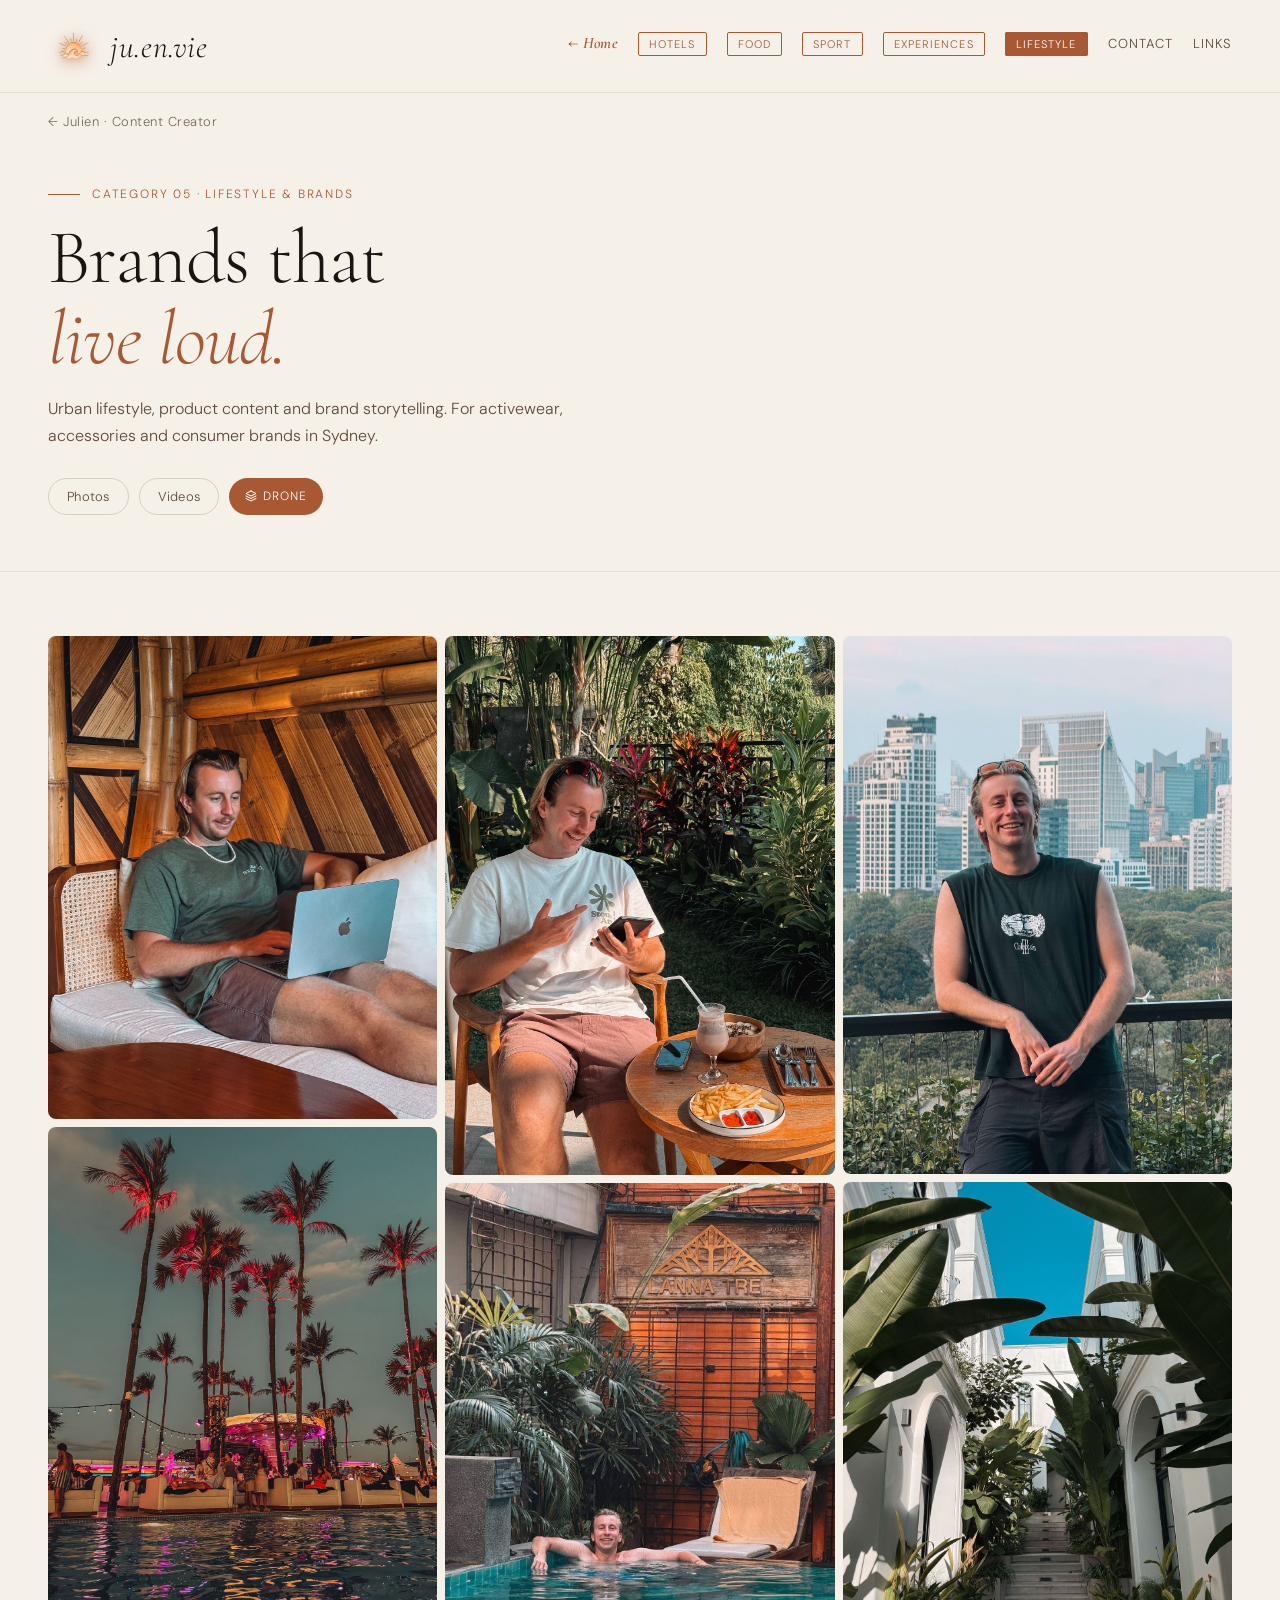
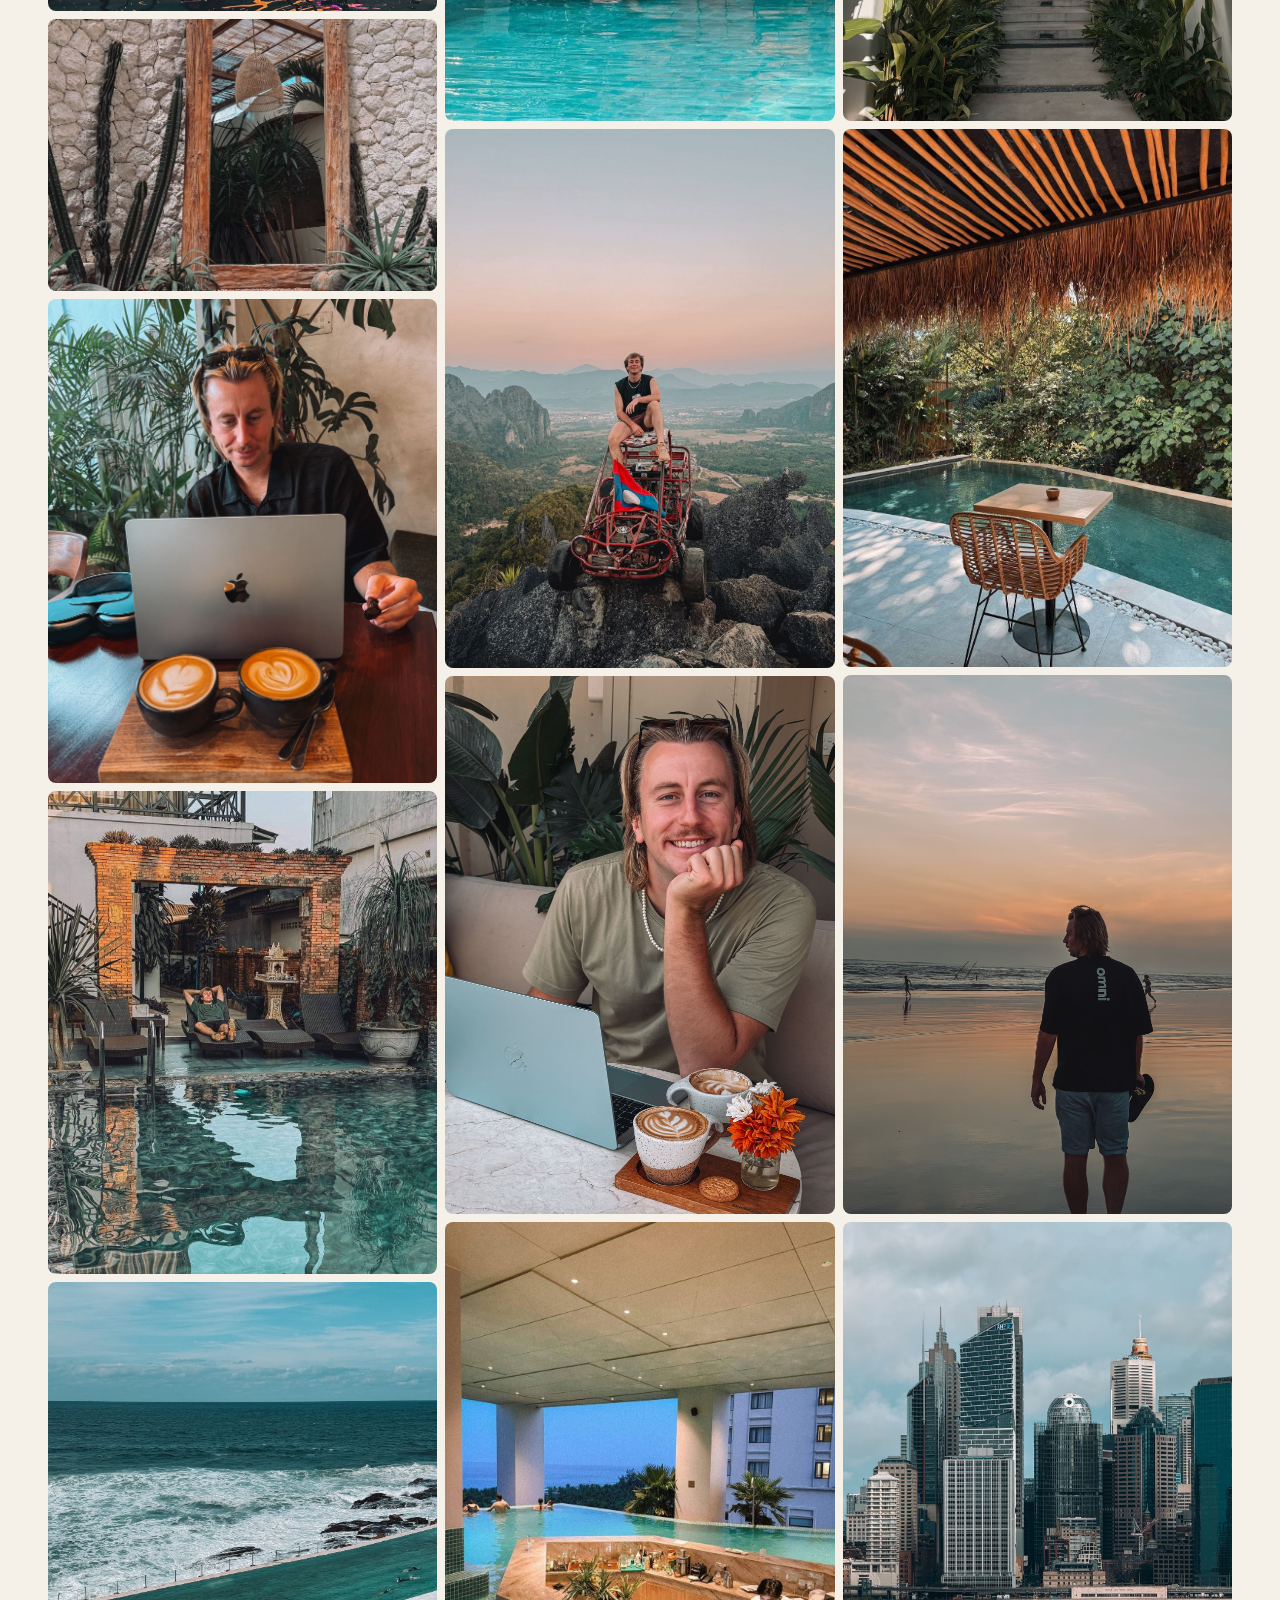
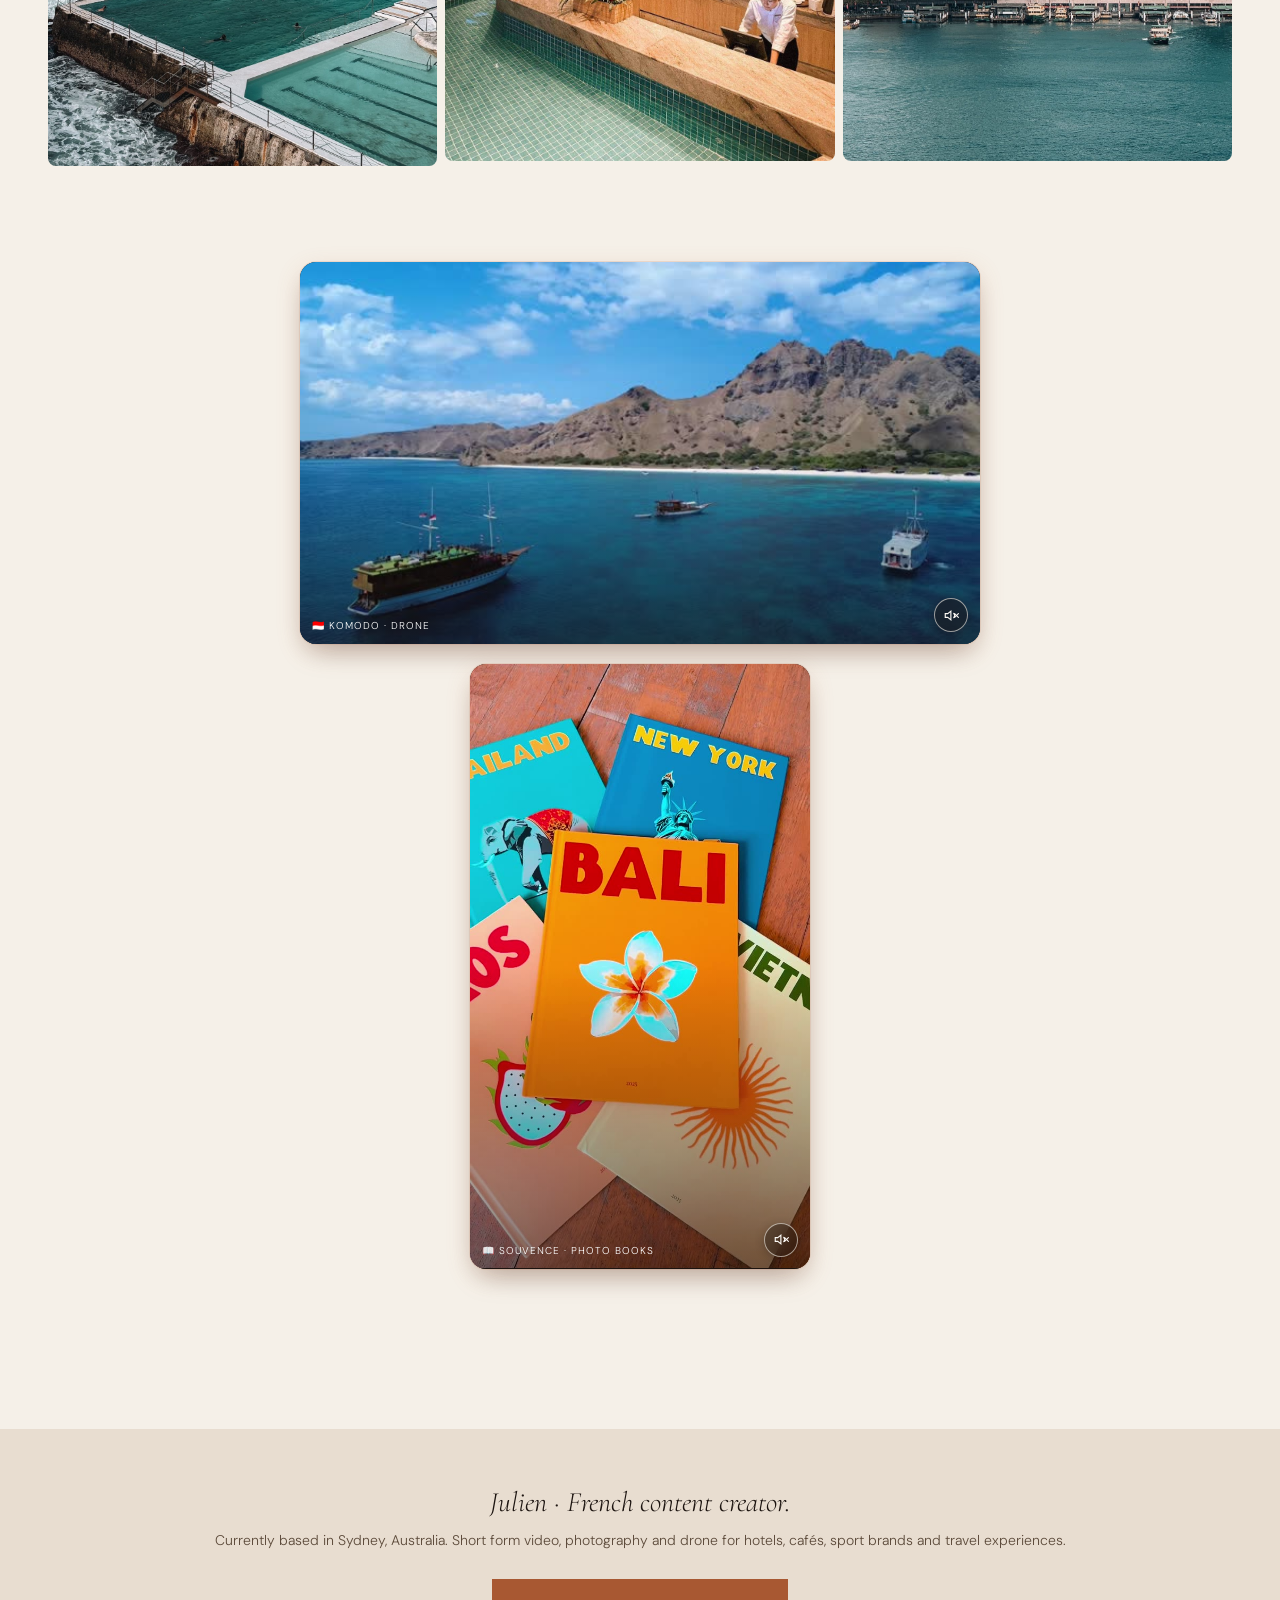
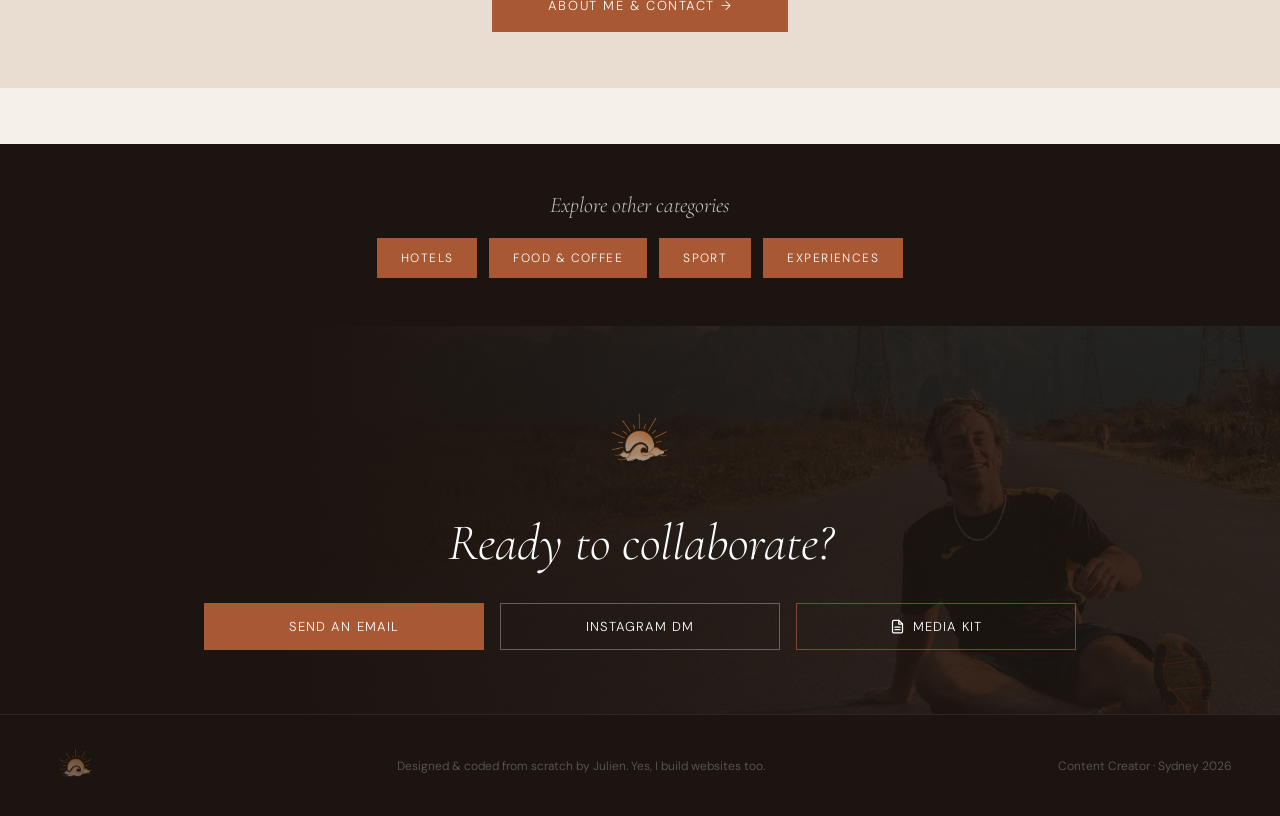
<file: portfolio-lifestyle.html>
<!DOCTYPE html>
<html lang="en">
<head>
<meta charset="UTF-8">
<meta name="viewport" content="width=device-width, initial-scale=1.0">
<meta name="theme-color" content="#F5F0E8">
<meta name="description" content="Lifestyle and brand content by Julien. Urban lifestyle, product photography and brand storytelling for activewear, accessories and consumer brands in Sydney.">
<meta property="og:title" content="Lifestyle &amp; Brands · Julien · Content Creator">
<meta property="og:description" content="Urban lifestyle, product content and brand storytelling for activewear, accessories and consumer brands in Sydney.">
<meta property="og:image" content="https://juenvie.com/images/partage/portfolio-lifestyle.jpg">
<meta property="og:image:width" content="1200">
<meta property="og:image:height" content="630">
<meta property="og:image:alt" content="Julien at golden hour in Bali">
<meta property="og:type" content="website">
<meta property="og:url" content="https://juenvie.com/portfolio-lifestyle.html">
<meta name="twitter:card" content="summary_large_image">
<meta name="twitter:image" content="https://juenvie.com/images/partage/portfolio-lifestyle.jpg">
<meta name="twitter:image:alt" content="Julien at golden hour in Bali">
<link rel="canonical" href="https://juenvie.com/portfolio-lifestyle.html">
<title>Lifestyle &amp; Brands · Julien · Content Creator</title>
<link rel="icon" type="image/png" sizes="32x32" href="images/favicon-32.png">
<link rel="apple-touch-icon" sizes="180x180" href="images/apple-touch-icon.png">
<link rel="preconnect" href="https://fonts.googleapis.com">
<link rel="preconnect" href="https://fonts.gstatic.com" crossorigin>
<link href="https://fonts.googleapis.com/css2?family=Cormorant+Garamond:ital,wght@0,300;0,400;0,600;1,300;1,400&family=DM+Sans:wght@300;400;500&display=swap" rel="stylesheet">
<style>
  :root { --cream: #F5F0E8; --sand: #E8DDD0; --terracotta: #A85832; --deep: #1C1410; --mid: #5C4A3A; --light: #7A6A5A; --accent: #A85832; --white: #FDFAF6; }
  * { margin: 0; padding: 0; box-sizing: border-box; }
  html { scroll-behavior: smooth; }
  body { background: var(--cream); color: var(--deep); font-family: 'DM Sans', sans-serif; font-weight: 300; overflow-x: hidden; }
  nav { position: fixed; top: 0; left: 0; right: 0; z-index: 1001; display: flex; justify-content: space-between; align-items: center; padding: 20px 48px; background: rgba(245,240,232,0.92); backdrop-filter: blur(12px); border-bottom: 1px solid rgba(92,74,58,0.12); }
  .nav-logo { font-family: 'Cormorant Garamond', serif; font-size: 32px; font-weight: 300; font-style: italic; letter-spacing: 0.02em; color: var(--deep); text-decoration: none; }
  .nav-links { display: flex; gap: 20px; list-style: none; margin: 0; padding: 0 48px; position: fixed; top: 0; right: 0; height: 85px; align-items: center; z-index: 1001; }
  .nav-active { color: var(--terracotta) !important; }
  .nav-links .nav-home a { font-family: 'Cormorant Garamond', serif; font-style: italic; font-weight: 600; color: var(--terracotta) !important; text-transform: none !important; letter-spacing: 0.02em !important; font-size: 16px !important; }
  .nav-links .nav-home a:hover { color: var(--deep) !important; }
  .hamburger { display: none; flex-direction: column; justify-content: center; gap: 5px; cursor: pointer; padding: 8px; z-index: 101; background: none; border: none; }
  .hamburger span { display: block; width: 24px; height: 2px; background: var(--deep); transition: all 0.3s ease; transform-origin: center; }
  .hamburger.open span:nth-child(1) { transform: translateY(7px) rotate(45deg); }
  .hamburger.open span:nth-child(2) { opacity: 0; }
  .hamburger.open span:nth-child(3) { transform: translateY(-7px) rotate(-45deg); }
  .nav-links a { font-size: 13px; letter-spacing: 0.08em; text-transform: uppercase; color: var(--mid); text-decoration: none; transition: color 0.2s; }
  .nav-links a:hover { color: var(--terracotta); }
  .nav-links .nav-cat a { border: 1px solid var(--terracotta) !important; color: var(--terracotta) !important; padding: 4px 10px !important; border-radius: 2px !important; font-size: 11px !important; letter-spacing: 0.1em !important; }
  .nav-links .nav-cat a:hover, .nav-links .nav-cat a.nav-active { background: var(--terracotta) !important; color: white !important; }
  .nav-sep { display: none; }
  .page-wrap { padding-top: 110px; padding-bottom: 80px; }
  .back-link { display: inline-block; padding: 0 48px 24px; font-size: 13px; color: var(--light); text-decoration: none; letter-spacing: 0.04em; transition: color 0.2s; }
  .back-link:hover { color: var(--terracotta); }
  .page-header { padding: 32px 48px 56px; border-bottom: 1px solid rgba(92,74,58,0.1); margin-bottom: 64px; }
  .page-eyebrow { font-size: 12px; letter-spacing: 0.15em; text-transform: uppercase; color: var(--terracotta); margin-bottom: 16px; display: flex; align-items: center; gap: 12px; }
  .page-eyebrow::before { content: ''; width: 32px; height: 1px; background: var(--terracotta); }
  .page-title { font-family: 'Cormorant Garamond', serif; font-size: clamp(48px, 6vw, 80px); font-weight: 300; line-height: 1.05; letter-spacing: -0.01em; margin-bottom: 16px; }
  .page-title em { font-style: italic; color: var(--terracotta); }
  .page-subtitle { font-size: 16px; line-height: 1.7; color: var(--mid); max-width: 560px; }
  .portfolio-nav { display: flex; flex-wrap: wrap; justify-content: flex-start; gap: 10px; margin-top: 28px; }
  .portfolio-nav a { font-size: 13px; letter-spacing: 0.02em; color: var(--mid); text-decoration: none; padding: 9px 18px; border: 1px solid rgba(92,74,58,0.2); border-radius: 999px; transition: all 0.2s; display: inline-flex; align-items: center; gap: 8px; white-space: nowrap; }
  .portfolio-nav a:hover { color: var(--white); background: var(--terracotta); border-color: var(--terracotta); }
  .category-section { padding: 0 48px 80px; }
  .photo-grid { columns: 3; column-gap: 8px; }
  .photo-card { break-inside: avoid; margin-bottom: 8px; position: relative; overflow: hidden; cursor: pointer; border-radius: 8px; transition: box-shadow 0.35s ease, transform 0.35s ease; }
  .photo-card img { width: 100%; height: auto; display: block; transition: transform 0.5s ease; }
  .photo-card:hover img { transform: scale(1.03); }
  .photo-card:hover { transform: translateY(-3px); box-shadow: 0 0 0 1px rgba(196,113,74,0.3), 0 10px 28px rgba(196,113,74,0.3), 0 14px 30px -12px rgba(28,20,16,0.35); z-index: 3; }
  .photo-overlay { position: absolute; inset: 0; background: linear-gradient(to top, rgba(28,20,16,0.72) 0%, transparent 55%); opacity: 0; transition: opacity 0.3s; display: flex; align-items: flex-end; padding: 14px; }
  .photo-card:hover .photo-overlay { opacity: 1; }
  .photo-tag { font-size: 11px; letter-spacing: 0.1em; text-transform: uppercase; color: white; }
  .photo-placeholder { break-inside: avoid; margin-bottom: 8px; background: var(--sand); aspect-ratio: 4 / 3; display: flex; flex-direction: column; align-items: center; justify-content: center; gap: 8px; color: var(--light); font-size: 12px; letter-spacing: 0.06em; text-transform: uppercase; border: 1px dashed rgba(92,74,58,0.25); border-radius: 8px; cursor: default; }
  .photo-placeholder.portrait { aspect-ratio: 3 / 4; }
  .photo-placeholder svg { opacity: 0.4; }
  .video-row { display: grid; grid-template-columns: repeat(4, 1fr); gap: 20px; margin-top: 16px; }
  .video-row .video-card { position: relative; aspect-ratio: 9 / 16; background: var(--deep); overflow: hidden; cursor: pointer; border-radius: 16px; box-shadow: 0 0 0 1px rgba(196,113,74,0.15), 0 8px 24px rgba(196,113,74,0.2), 0 14px 30px -12px rgba(28,20,16,0.35); transition: box-shadow 0.35s ease, transform 0.35s ease; }
  .video-row .video-card:hover { transform: translateY(-4px); box-shadow: 0 0 0 1.5px rgba(196,113,74,0.35), 0 12px 34px rgba(196,113,74,0.35), 0 20px 42px -12px rgba(28,20,16,0.4); z-index: 4; }
  .video-row .video-card video { width: 100%; height: 100%; object-fit: cover; display: block; }
  .video-row .video-card-overlay { position: absolute; inset: 0; background: linear-gradient(to top, rgba(28,20,16,0.55) 0%, transparent 50%); display: flex; flex-direction: column; justify-content: flex-end; align-items: flex-start; padding: 12px; transition: background 0.3s; }
  .video-row .video-card:hover .video-card-overlay { background: linear-gradient(to top, rgba(28,20,16,0.65) 0%, transparent 50%); }
  .video-row .video-card-label { font-size: 10px; letter-spacing: 0.1em; text-transform: uppercase; color: white; }
  .sound-btn { width: 30px; height: 30px; border-radius: 50%; flex-shrink: 0; background: rgba(0,0,0,0.55); border: 1.5px solid rgba(255,255,255,0.85); display: flex; align-items: center; justify-content: center; cursor: pointer; backdrop-filter: blur(6px); transition: background 0.2s, transform 0.15s; box-shadow: 0 2px 8px rgba(0,0,0,0.35); color: white; font: inherit; padding: 0; appearance: none; -webkit-appearance: none; }
  .sound-btn svg { width: 13px; height: 13px; }
  .sound-btn:hover { background: rgba(0,0,0,0.75); transform: scale(1.1); }
  .sound-btn.unmuted { background: rgba(196,113,74,0.85); border-color: rgba(196,113,74,1); }
  .video-card-bottom { width: 100%; display: flex; justify-content: space-between; align-items: flex-end; gap: 10px; }
  .video-row .video-card-label { min-width: 0; }
  .video-row--1 { grid-template-columns: 1fr; max-width: 680px; margin-left: auto; margin-right: auto; }
  .video-placeholder { background: var(--deep); aspect-ratio: 9 / 16; display: flex; flex-direction: column; align-items: center; justify-content: center; gap: 10px; color: rgba(255,255,255,0.35); font-size: 12px; letter-spacing: 0.06em; text-transform: uppercase; border: 1px dashed rgba(255,255,255,0.12); cursor: default; }
  .video-placeholder svg { opacity: 0.3; }
  .portfolio-cta-block { margin-top: 56px; padding: 48px 32px; background: var(--deep); text-align: center; }
  .portfolio-cta-block p { font-family: 'Cormorant Garamond',serif; font-size: 22px; font-weight:300; font-style:italic; color: rgba(255,255,255,0.75); margin-bottom: 20px; }
  .btn-portfolio-big { display: inline-block; padding: 18px 56px; background: var(--terracotta); color: white; font-size: 13px; letter-spacing: 0.12em; text-transform: uppercase; text-decoration: none; transition: background 0.25s; font-family: 'DM Sans', sans-serif; }
  .btn-portfolio-big:hover { background: #b05e38; }
  .contact-links { display: flex; justify-content: center; gap: 16px; flex-wrap: wrap; }
  .contact-link { display: inline-flex; align-items: center; justify-content: center; gap: 8px; padding: 14px 36px; width: 280px; background: var(--terracotta); color: white; font-size: 13px; letter-spacing: 0.08em; text-transform: uppercase; text-decoration: none; transition: background 0.2s; font-family: 'DM Sans', sans-serif; }
  .contact-link:hover { background: #b05e38; }
  .contact-link.outline { background: transparent; border: 1px solid rgba(255,255,255,0.3); color: white; }
  .contact-link.outline:hover { border-color: white; }
  footer { background: var(--deep); border-top: 1px solid rgba(255,255,255,0.08); padding: 20px 48px; display: flex; justify-content: space-between; align-items: center; flex-wrap: wrap; gap: 12px; }
  footer span { font-size: 12px; color: rgba(255,255,255,0.3); }
  .whatsapp-float { position: fixed; bottom: 24px; right: 24px; z-index: 999; width: 48px; height: 48px; border-radius: 50%; background: #25D366; display: flex; align-items: center; justify-content: center; box-shadow: 0 4px 16px rgba(37,211,102,0.4); text-decoration: none; transition: transform 0.2s; }
  .whatsapp-float:hover { transform: scale(1.08); }
  @media (max-width: 900px) {
    .nav-links .nav-cat a { font-size: 16px !important; font-family: 'DM Sans', sans-serif !important; font-style: normal !important; text-transform: uppercase !important; letter-spacing: 0.1em !important; border: 1px solid rgba(196,113,74,0.5) !important; color: var(--terracotta) !important; padding: 8px 22px !important; border-radius: 2px !important; }
    .nav-links .nav-cat a:hover, .nav-links .nav-cat a.nav-active { background: var(--terracotta) !important; color: white !important; border-color: var(--terracotta) !important; }
    .nav-links .nav-home a { font-size: 30px !important; color: var(--terracotta) !important; }
    .nav-links .nav-home a:hover { color: white !important; }
    .nav-sep { display: block; width: 40px; height: 1px; background: rgba(255,255,255,0.2); margin: 4px auto; }
    nav { padding: 16px 24px; }
    .nav-links { display: flex; flex-direction: column; position: fixed; inset: 0; width: 100vw; height: 100vh; background: rgba(28,20,16,0.97); z-index: 1000; justify-content: center; align-items: center; gap: 32px; padding: 80px 40px; overflow-y: auto; opacity: 0; visibility: hidden; pointer-events: none; transform: translateY(-10px); transition: opacity 0.3s ease, transform 0.3s ease, visibility 0.3s ease; }
    .nav-links.open { opacity: 1; visibility: visible; pointer-events: auto; transform: translateY(0); }
    .nav-links a { font-family: 'Cormorant Garamond', serif; font-style: italic; font-size: 32px; font-weight: 300; color: var(--white); text-transform: none; letter-spacing: 0.02em; }
    .nav-links a:hover { color: var(--terracotta); }
    .hamburger { display: flex; }
    .hamburger span { background: var(--deep); }
    .hamburger.open span { background: white; }
    .back-link { padding: 0 24px 20px; }
    .page-header { padding: 24px 24px 40px; margin-bottom: 40px; }
    .category-section { padding: 0 24px 56px; }
    footer { padding: 16px 24px; }
    .video-row { grid-template-columns: 1fr 1fr; }
    .video-row--1 { grid-template-columns: 1fr; }
  }
  @media (max-width: 768px) { .photo-grid { columns: 2; column-gap: 6px; } }
  @media (max-width: 480px) { .photo-grid { columns: 2; column-gap: 6px; } .category-section { padding: 0 16px 48px; } .page-title { font-size: 36px; } .page-header { padding: 20px 16px 36px; } footer { flex-direction: column; text-align: center; gap: 8px; padding: 16px; } .contact-links { flex-direction: column; align-items: center; } .contact-link { width: 280px; } }

  /* ── REVEAL SYS (shared) ── */
  .has-js .page-eyebrow  { animation: rsRise .7s .05s both cubic-bezier(.22,1,.36,1); }
  .has-js .page-title    { animation: rsRise .8s .15s both cubic-bezier(.22,1,.36,1); }
  .has-js .page-subtitle { animation: rsRise .8s .30s both cubic-bezier(.22,1,.36,1); }
  .has-js .portfolio-nav { animation: rsRise .8s .45s both cubic-bezier(.22,1,.36,1); }
  @keyframes rsRise { from { opacity:0; transform:translateY(22px); } to { opacity:1; transform:none; } }
  .has-js .rs-card { opacity:0; transform:translateY(20px); transition:opacity .7s ease, transform .8s cubic-bezier(.22,1,.36,1); transition-delay:var(--d,0s); }
  .has-js .rs-card.rs-in { opacity:1; transform:none; }
  .has-js .category-title { opacity:0; transform:translateY(18px); transition:opacity .8s ease, transform .9s cubic-bezier(.22,1,.36,1); }
  .has-js .category-title.rs-in { opacity:1; transform:none; }
  nav { transition: box-shadow .3s ease, background .3s ease; }
  nav.scrolled { box-shadow:0 6px 24px rgba(28,20,16,.07); background:rgba(245,240,232,.97); }
  .btn-portfolio .arr, .btn-portfolio-big .arr { display:inline-block; transition:transform .3s cubic-bezier(.22,1,.36,1); }
  .btn-portfolio:hover .arr, .btn-portfolio-big:hover .arr { transform:translateX(5px); }
  @media (prefers-reduced-motion: reduce) {
    .has-js .page-eyebrow,.has-js .page-title,.has-js .page-subtitle,.has-js .portfolio-nav { animation:none!important; }
    .has-js .rs-card,.has-js .category-title { opacity:1!important; transform:none!important; transition:none!important; }
  }
  @media (max-width: 900px) { .video-row { gap: 14px; } }
  @media (max-width: 480px) { .video-row { gap: 12px; } }
</style>
<link rel="stylesheet" href="assets/site.css">
<script src="assets/site.js" defer></script>
<script>document.documentElement.className += ' has-js';</script>
<!-- Mesure d'audience GoatCounter : aucun cookie, aucune donnée personnelle,
     donc pas de bandeau de consentement. Tableau de bord sur
     https://juenvie.goatcounter.com -->
<script data-goatcounter="https://juenvie.goatcounter.com/count" async src="//gc.zgo.at/count.js"></script>
<script type="application/ld+json">
{
  "@context": "https://schema.org",
  "@type": "CollectionPage",
  "name": "Lifestyle & Brands · Julien · Content Creator",
  "url": "https://juenvie.com/portfolio-lifestyle.html",
  "description": "Urban lifestyle, product photography and brand storytelling for consumer brands in Sydney.",
  "inLanguage": "en",
  "isPartOf": { "@type": "WebSite", "name": "ju.en.vie · Julien · Content Creator", "url": "https://juenvie.com/" },
  "author": { "@type": "Person", "name": "Julien", "alternateName": "ju.en.vie", "url": "https://juenvie.com/", "jobTitle": "UGC Content Creator" }
}
</script>
</head>
<body>

<nav>
  <a href="index.html" class="nav-logo" style="display:flex;align-items:center;gap:10px;">
    <img src="images/logo_transparent.png" alt="ju.en.vie logo" style="height:52px;width:auto;filter:drop-shadow(0 2px 8px rgba(196,113,74,0.7)) drop-shadow(0 0 3px rgba(196,113,74,0.4));" width="320" height="320">
    ju.en.vie
  </a>
  <button class="hamburger" id="hamburger" aria-label="Menu" aria-expanded="false" aria-controls="nav-links">
    <span></span><span></span><span></span>
  </button>
</nav>
<ul class="nav-links" id="nav-links">
  <li class="nav-home"><a href="index.html">← Home</a></li>
  <li class="nav-sep"></li>
  <li class="nav-cat"><a href="portfolio-hotels.html">Hotels</a></li>
  <li class="nav-cat"><a href="portfolio-food.html">Food</a></li>
  <li class="nav-cat"><a href="portfolio-sport.html">Sport</a></li>
  <li class="nav-cat"><a href="portfolio-experiences.html">Experiences</a></li>
  <li class="nav-cat"><a href="portfolio-lifestyle.html" class="nav-active">Lifestyle</a></li>
  <li class="nav-sep"></li>
  <li><a href="index.html#contact">Contact</a></li>
  <li><a href="https://bio.site/juenvie" target="_blank">Links</a></li>
</ul>

<div class="page-wrap">

  <a href="index.html" class="back-link">← Julien · Content Creator</a>

  <div class="page-header">
    <div class="page-eyebrow">Category 05 · Lifestyle &amp; Brands</div>
    <h1 class="page-title">Brands that<br><em>live loud.</em></h1>
    <p class="page-subtitle">Urban lifestyle, product content and brand storytelling. For activewear, accessories and consumer brands in Sydney.</p>
    <div class="portfolio-nav">
      <a href="#photos">Photos</a>
      <a href="#videos">Videos</a>
      <span style="display:inline-flex;align-items:center;gap:6px;font-size:12px;letter-spacing:0.08em;text-transform:uppercase;color:white;background:var(--terracotta);padding:9px 16px;border-radius:999px;font-family:'DM Sans',sans-serif;cursor:default;">
        <svg width="12" height="12" viewBox="0 0 24 24" fill="none" stroke="currentColor" stroke-width="2" stroke-linecap="round"><path d="M12 2L2 7l10 5 10-5-10-5z"/><path d="M2 17l10 5 10-5"/><path d="M2 12l10 5 10-5"/></svg>
        Drone
      </span>
    </div>
  </div>

  <section class="category-section" id="photos">

    <div class="photo-grid">
      <div class="photo-card">
        <picture><source type="image/webp" media="(max-width: 768px)" srcset="images/webp/work-sofa-sidemen-800.webp"><img src="images/work-sofa-sidemen.jpg" alt="Sidemen · Remote work from a bamboo house · Bali" width="1200" height="1600" loading="lazy"></picture>
        <div class="photo-overlay"><span class="photo-tag">🇮🇩 Sidemen · Remote Work</span></div>
      </div>
      <div class="photo-card">
        <picture><source type="image/webp" media="(max-width: 768px)" srcset="images/webp/work-ubud-hotel-800.webp"><img src="images/work-ubud-hotel.jpg" alt="Ubud · Working from the hotel garden · Bali" width="1400" height="1867" loading="lazy"></picture>
        <div class="photo-overlay"><span class="photo-tag">🇮🇩 Ubud · Remote Work</span></div>
      </div>
      <div class="photo-card">
        <picture><source type="image/webp" media="(max-width: 768px)" srcset="images/webp/portrait-rooftop-skyline-bangkok-800.webp"><img src="images/portrait-rooftop-skyline-bangkok.jpg" alt="Portrait · Rooftop · Bangkok" width="2000" height="2666" loading="lazy"></picture>
        <div class="photo-overlay"><span class="photo-tag">🇹🇭 Bangkok · Rooftop</span></div>
      </div>
      <div class="photo-card">
        <picture><source type="image/webp" media="(max-width: 768px)" srcset="images/webp/beach-club-canggu-800.webp"><img src="images/beach-club-canggu.jpg" alt="Beach club · Canggu · Bali" width="1600" height="2133" loading="lazy"></picture>
        <div class="photo-overlay"><span class="photo-tag">🇮🇩 Canggu · Beach Club</span></div>
      </div>
      <div class="photo-card">
        <picture><source type="image/webp" media="(max-width: 768px)" srcset="images/webp/portrait-piscine-lanna-tree-chiang-mai-800.webp"><img src="images/portrait-piscine-lanna-tree-chiang-mai.jpg" alt="Portrait · Piscine · Chiang Mai" width="1200" height="1599" loading="lazy"></picture>
        <div class="photo-overlay"><span class="photo-tag">🇹🇭 Chiang Mai · Pool</span></div>
      </div>
      <div class="photo-card">
        <picture><source type="image/webp" media="(max-width: 768px)" srcset="images/webp/villa-canggu-800.webp"><img src="images/villa-canggu.jpg" alt="Villa · Canggu · Bali" width="1600" height="2133" loading="lazy"></picture>
        <div class="photo-overlay"><span class="photo-tag">🇮🇩 Canggu · Villa</span></div>
      </div>
      <div class="photo-card">
        <picture><source type="image/webp" media="(max-width: 768px)" srcset="images/webp/miroir-uluwatu-800.webp"><img src="images/miroir-uluwatu.jpg" alt="Uluwatu · Bali · Garden Mirror, Stone Wall" width="1600" height="1200" loading="lazy"></picture>
        <div class="photo-overlay"><span class="photo-tag">🇮🇩 Uluwatu · Garden Mirror</span></div>
      </div>
      <div class="photo-card">
        <picture><source type="image/webp" media="(max-width: 768px)" srcset="images/webp/portrait-buggy-panorama-coucher-soleil-vang-vieng-800.webp"><img src="images/portrait-buggy-panorama-coucher-soleil-vang-vieng.jpg" alt="Buggy · Coucher de soleil · Vang Vieng" width="1600" height="2133" loading="lazy"></picture>
        <div class="photo-overlay"><span class="photo-tag">🇱🇦 Vang Vieng · Sunset</span></div>
      </div>
      <div class="photo-card">
        <picture><source type="image/webp" media="(max-width: 768px)" srcset="images/webp/chaise-canggu-800.webp"><img src="images/chaise-canggu.jpg" alt="Lifestyle · Canggu · Bali" width="1200" height="1599" loading="lazy"></picture>
        <div class="photo-overlay"><span class="photo-tag">🇮🇩 Canggu</span></div>
      </div>
      <div class="photo-card">
        <picture><source type="image/webp" media="(max-width: 768px)" srcset="images/webp/cowork-canggu-800.webp"><img src="images/cowork-canggu.jpg" alt="Coworking café · Canggu · Bali" width="1600" height="2133" loading="lazy"></picture>
        <div class="photo-overlay"><span class="photo-tag">🇮🇩 Canggu · Coworking</span></div>
      </div>
      <div class="photo-card">
        <picture><source type="image/webp" media="(max-width: 768px)" srcset="images/webp/travail-ordi-ubud-800.webp"><img src="images/travail-ordi-ubud.jpg" alt="Remote work · Café · Ubud · Bali" width="1600" height="2133" loading="lazy"></picture>
        <div class="photo-overlay"><span class="photo-tag">🇮🇩 Ubud · Remote Work</span></div>
      </div>
      <div class="photo-card">
        <picture><source type="image/webp" media="(max-width: 768px)" srcset="images/webp/sunset-canggu-800.webp"><img src="images/sunset-canggu.jpg" alt="Sunset · Beach · Canggu · Bali" width="1600" height="2133" loading="lazy"></picture>
        <div class="photo-overlay"><span class="photo-tag">🇮🇩 Canggu · Sunset Beach</span></div>
      </div>
      <div class="photo-card">
        <picture><source type="image/webp" media="(max-width: 768px)" srcset="images/webp/portrait-transat-piscine-arche-brique-chiang-mai-800.webp"><img src="images/portrait-transat-piscine-arche-brique-chiang-mai.jpg" alt="Portrait · Pool · Chiang Mai" width="1200" height="1599" loading="lazy"></picture>
        <div class="photo-overlay"><span class="photo-tag">🇹🇭 Chiang Mai</span></div>
      </div>
      <div class="photo-card">
        <picture><source type="image/webp" media="(max-width: 768px)" srcset="images/webp/da-nang-pool-bar-800.webp"><img src="images/da-nang-pool-bar.jpg" alt="Pool bar · Da Nang · Vietnam" width="1200" height="1599" loading="lazy"></picture>
        <div class="photo-overlay"><span class="photo-tag">🇻🇳 Da Nang · Pool Bar</span></div>
      </div>
      <div class="photo-card">
        <picture><source type="image/webp" media="(max-width: 768px)" srcset="images/webp/skyline-sydney-800.webp"><img src="images/skyline-sydney.jpg" alt="Sydney · Skyline · Urban" width="3024" height="4032" loading="lazy"></picture>
        <div class="photo-overlay"><span class="photo-tag">🇦🇺 Sydney · Skyline</span></div>
      </div>
      <div class="photo-card">
        <picture><source type="image/webp" media="(max-width: 768px)" srcset="images/webp/piscine-bondi-sydney-800.webp"><img src="images/piscine-bondi-sydney.jpg" alt="Bondi · Icebergs ocean pool" width="3024" height="4032" loading="lazy"></picture>
        <div class="photo-overlay"><span class="photo-tag">🇦🇺 Bondi · Icebergs Pool</span></div>
      </div>
    </div>

  </section>

  <section class="category-section" id="videos" style="padding-top: 0;">
    <div class="video-row video-row--1">
      <div class="video-card rs-card" style="--d:0s; aspect-ratio:16/9;">
        <video src="videos/drone/bateau-drone-komodo.mp4" muted playsinline loop preload="none" poster="videos/drone/bateau-drone-komodo-poster.jpg"></video>
        <div class="video-card-overlay">
          <div class="video-card-bottom">
            <div class="video-card-label">🇮🇩 Komodo · Drone</div>
            <button class="sound-btn" type="button" aria-label="Toggle sound" title="Toggle sound">
              <svg width="20" height="20" viewBox="0 0 24 24" fill="none" stroke="currentColor" stroke-width="1.8" stroke-linecap="round">
                <polygon points="11 5 6 9 2 9 2 15 6 15 11 19 11 5"/>
                <path d="M15.54 8.46a5 5 0 0 1 0 7.07"/>
                <line class="muted-line" x1="23" y1="9" x2="17" y2="15" stroke="currentColor" stroke-width="1.8"/>
                <line class="muted-line" x1="17" y1="9" x2="23" y2="15" stroke="currentColor" stroke-width="1.8"/>
              </svg>
            </button>
          </div>
        </div>
      </div>
    </div>

    <!-- Vidéo verticale : rangée dédiée, largeur calée sur les cartes 9/16
         des autres pages (la rangée --1 fait 680px, trop large pour du vertical). -->
    <div class="video-row video-row--1" style="max-width:340px; margin-top:20px;">
      <div class="video-card rs-card" style="--d:.07s;">
        <video src="videos/lifestyle/souvence.mp4" muted playsinline loop preload="none" poster="videos/lifestyle/souvence-poster.jpg"></video>
        <div class="video-card-overlay">
          <div class="video-card-bottom">
            <div class="video-card-label">📖 Souvence · Photo Books</div>
            <button class="sound-btn" type="button" aria-label="Toggle sound" title="Toggle sound">
              <svg width="20" height="20" viewBox="0 0 24 24" fill="none" stroke="currentColor" stroke-width="1.8" stroke-linecap="round">
                <polygon points="11 5 6 9 2 9 2 15 6 15 11 19 11 5"/>
                <path d="M15.54 8.46a5 5 0 0 1 0 7.07"/>
                <line class="muted-line" x1="23" y1="9" x2="17" y2="15" stroke="currentColor" stroke-width="1.8"/>
                <line class="muted-line" x1="17" y1="9" x2="23" y2="15" stroke="currentColor" stroke-width="1.8"/>
              </svg>
            </button>
          </div>
        </div>
      </div>
    </div>
  </section>

</div><!-- end .page-wrap -->

<!-- ABOUT MINI -->
<div style="background: var(--sand); padding: 56px 48px; text-align: center;">
  <p style="font-family:'Cormorant Garamond',serif; font-size:clamp(20px,3vw,28px); font-style:italic; color:var(--deep); margin-bottom:10px;">Julien · French content creator.</p>
  <p style="font-size:14px; color:var(--mid); margin-bottom:28px; line-height:1.6;">Currently based in Sydney, Australia. Short form video, photography and drone for hotels, cafés, sport brands and travel experiences.</p>
  <a href="index.html" class="btn-portfolio-big">About me &amp; contact <span class="arr">→</span></a>
</div>

<!-- CROSS-LINKS -->
<div class="portfolio-cta-block">
  <p>Explore other categories</p>
  <div style="display:flex; gap:12px; flex-wrap:wrap; justify-content:center; margin-top:16px;">
    <a href="portfolio-hotels.html" class="btn-portfolio-big" style="padding: 12px 24px; font-size:12px;">Hotels</a>
    <a href="portfolio-food.html" class="btn-portfolio-big" style="padding: 12px 24px; font-size:12px;">Food &amp; Coffee</a>
    <a href="portfolio-sport.html" class="btn-portfolio-big" style="padding: 12px 24px; font-size:12px;">Sport</a>
    <a href="portfolio-experiences.html" class="btn-portfolio-big" style="padding: 12px 24px; font-size:12px;">Experiences</a>
  </div>
</div>

<!-- CONTACT -->
<section style="background:var(--deep); padding:64px 48px; text-align:center; position:relative; overflow:hidden;">
  <picture><source type="image/webp" media="(max-width: 768px)" srcset="images/webp/photo-thakhek-etendue-800.webp"><img src="images/photo-thakhek-etendue.jpg" alt="" aria-hidden="true" style="position:absolute; top:0; left:0; height:100%; width:100%; object-fit:cover; object-position:right center; opacity:0.13; pointer-events:none; display:block;" width="1600" height="879" loading="lazy"></picture>
  <div style="position:absolute; top:0; left:0; height:100%; width:75%; background:linear-gradient(to right, var(--deep) 30%, transparent 100%); pointer-events:none;"></div>
  <div style="position:relative; z-index:1;">
    <a href="index.html" style="display:block;text-align:center;"><img src="images/logo_transparent.png" alt="ju.en.vie logo" style="height:96px;width:auto;opacity:0.6;margin-bottom:24px;display:inline-block;" width="320" height="320" loading="lazy"></a>
    <p style="font-family:'Cormorant Garamond',serif; font-size:clamp(32px,4vw,52px); font-weight:300; font-style:italic; color:white; margin-bottom:32px; line-height:1.1;">Ready to collaborate?</p>
    <div class="contact-links">
      <a href="mailto:juenvie75@gmail.com" class="contact-link">Send an email</a>
      <a href="https://www.instagram.com/ju.en.vie" target="_blank" class="contact-link outline">Instagram DM</a>
      <a href="mediakit.html" class="contact-link outline" style="border-color:rgba(196,113,74,0.55);"><svg xmlns="http://www.w3.org/2000/svg" viewBox="0 0 24 24" width="15" height="15" fill="none" stroke="currentColor" stroke-width="2" stroke-linecap="round" stroke-linejoin="round"><path d="M14 2H6a2 2 0 0 0-2 2v16a2 2 0 0 0 2 2h12a2 2 0 0 0 2-2V8z"/><polyline points="14 2 14 8 20 8"/><line x1="16" y1="13" x2="8" y2="13"/><line x1="16" y1="17" x2="8" y2="17"/></svg>Media Kit</a>
    </div>
  </div>
</section>

<footer>
  <a href="index.html" style="display:inline-block;"><img src="images/logo_transparent.png" alt="ju.en.vie logo" style="height:56px;width:auto;opacity:0.4;" width="320" height="320" loading="lazy"></a>
  <span>Designed &amp; coded from scratch by Julien. Yes, I build websites too.</span>
  <span>Content Creator · Sydney 2026</span>
</footer>

<script>

  document.querySelectorAll('.sound-btn').forEach(btn => {
    btn.addEventListener('click', (e) => {
      e.stopPropagation();
      const container = btn.closest('.video-card');
      const video = container.querySelector('video');
      video.muted = !video.muted;
      btn.classList.toggle('unmuted', !video.muted);
      const line = btn.querySelector('.muted-line');
      if (line) line.style.display = video.muted ? '' : 'none';
    });
  });

  const hamburger = document.getElementById('hamburger');
  const navLinks = document.querySelector('.nav-links');
  hamburger.addEventListener('click', () => {
    hamburger.classList.toggle('open');
    navLinks.classList.toggle('open');
    hamburger.setAttribute('aria-expanded', navLinks.classList.contains('open'));
    document.body.style.overflow = navLinks.classList.contains('open') ? 'hidden' : '';
  });
  navLinks.querySelectorAll('a').forEach(link => {
    link.addEventListener('click', () => {
      hamburger.classList.remove('open');
      navLinks.classList.remove('open');
      document.body.style.overflow = '';
    });
  });
</script>
<script>
(function(){
  var reduce = window.matchMedia('(prefers-reduced-motion: reduce)').matches;
  var nav = document.querySelector('nav');
  if (nav) window.addEventListener('scroll', function(){ nav.classList.toggle('scrolled', window.scrollY > 40); }, {passive:true});
  var cards = document.querySelectorAll('.photo-card, .photo-placeholder, .video-card, .video-placeholder');
  cards.forEach(function(el,i){ el.classList.add('rs-card'); el.style.setProperty('--d', ((i%4)*0.05)+'s'); });
  var targets = [].slice.call(document.querySelectorAll('.rs-card, .category-title'));
  function reveal(el){ el.classList.add('rs-in'); }
  if (reduce) { targets.forEach(reveal); return; }
  var io = ('IntersectionObserver' in window) ? new IntersectionObserver(function(entries){
    entries.forEach(function(e){ if(e.isIntersecting){ reveal(e.target); io.unobserve(e.target); } });
  }, {threshold:0.1, rootMargin:'0px 0px -20px 0px'}) : null;
  if (io) targets.forEach(function(el){ io.observe(el); });
  // Safety net: reveal anything that has reached the viewport (covers fast scroll & anchor jumps)
  function sweep(){
    var vh = window.innerHeight, remaining = false;
    targets.forEach(function(el){
      if (el.classList.contains('rs-in')) return;
      if (el.getBoundingClientRect().top < vh * 0.92) { reveal(el); if (io) io.unobserve(el); }
      else remaining = true;
    });
    if (!remaining) window.removeEventListener('scroll', onScroll);
  }
  var ticking = false;
  function onScroll(){ if (ticking) return; ticking = true; requestAnimationFrame(function(){ sweep(); ticking = false; }); }
  window.addEventListener('scroll', onScroll, {passive:true});
  setTimeout(sweep, 120);
})();
</script>
</body>
</html>
</file>
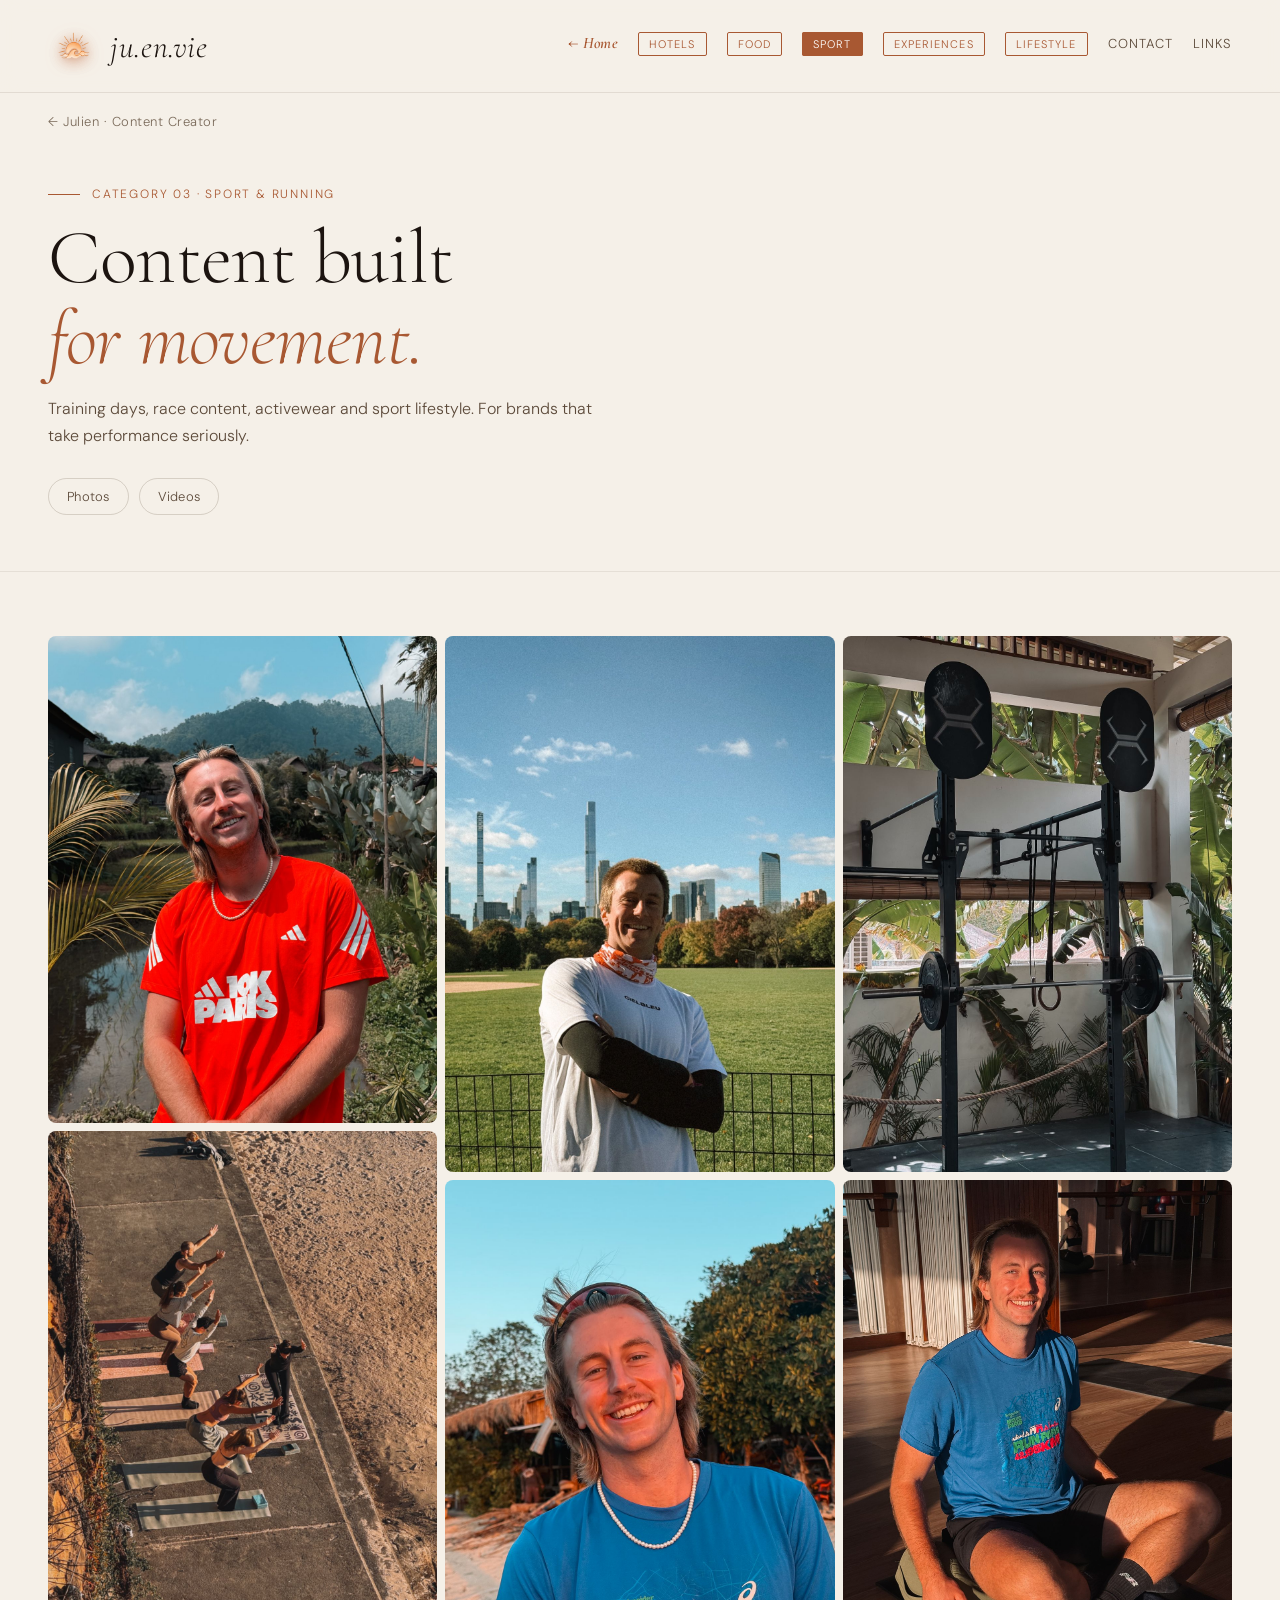
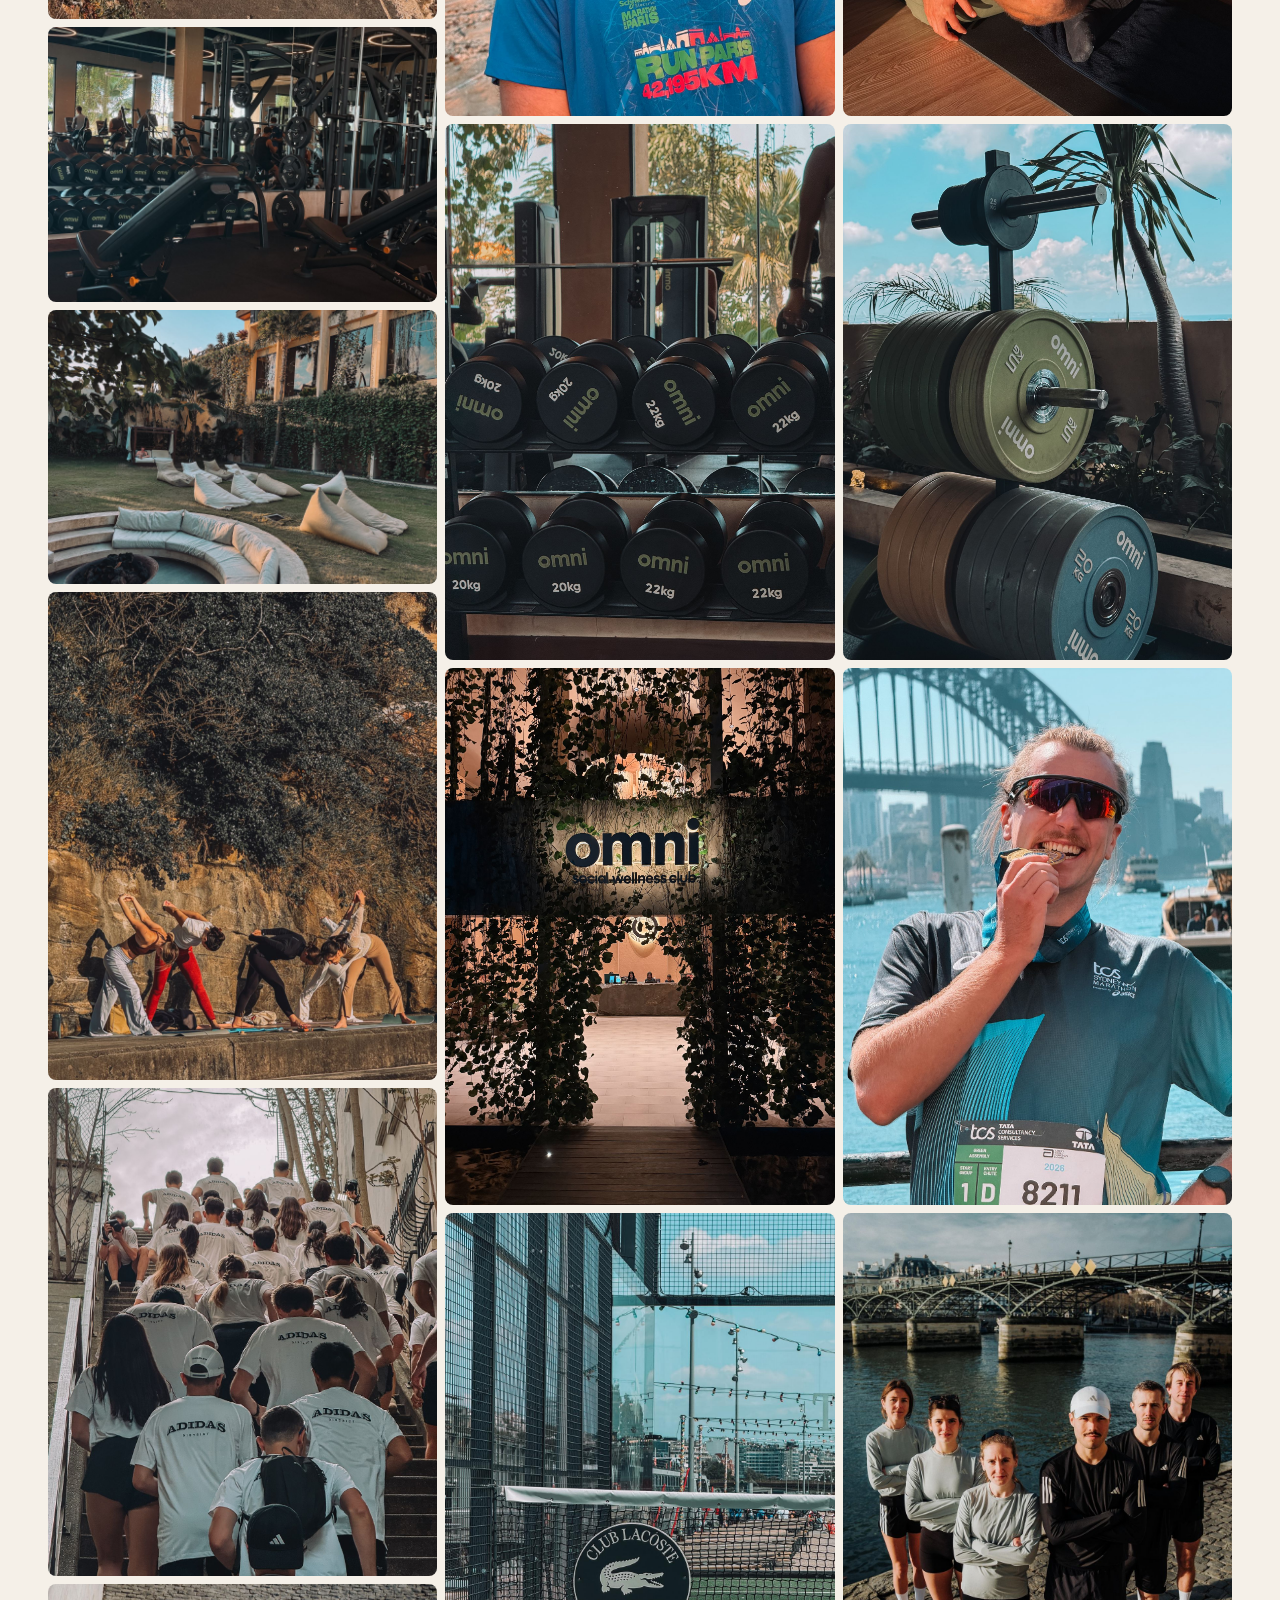
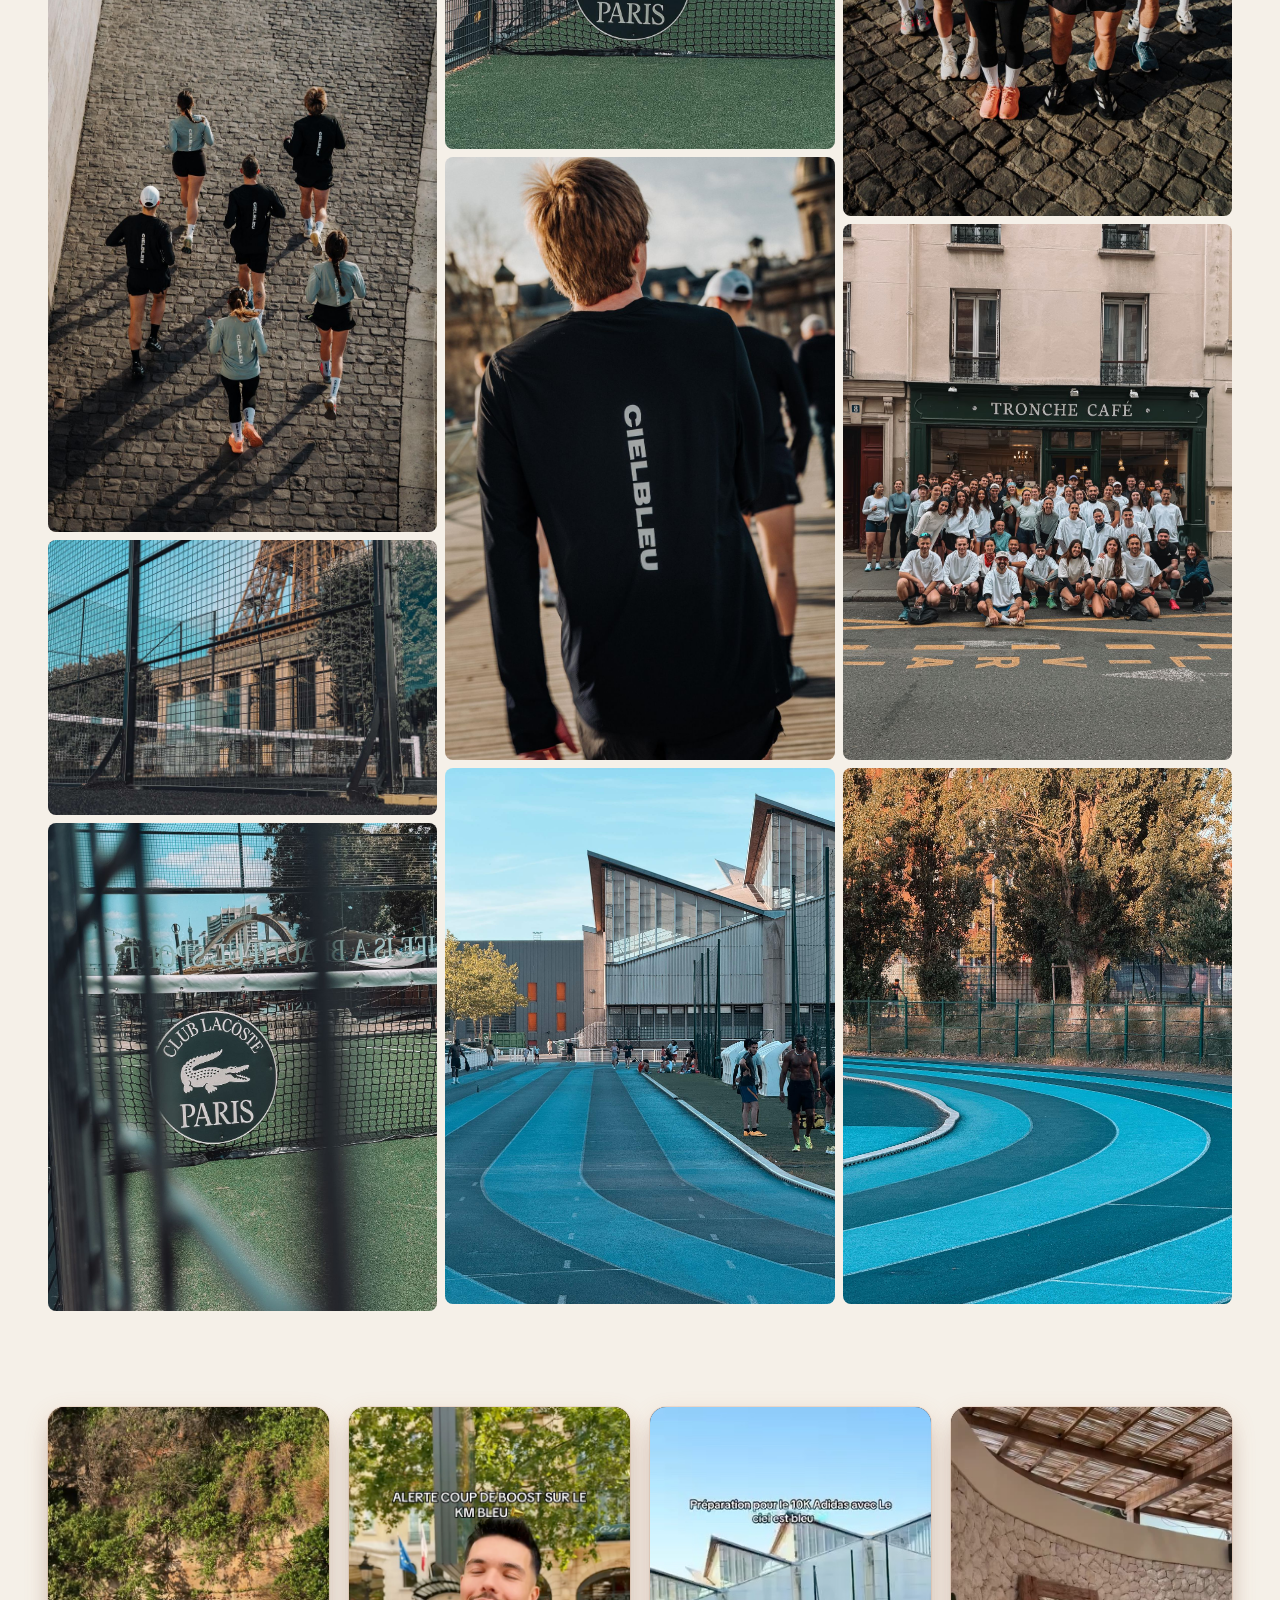
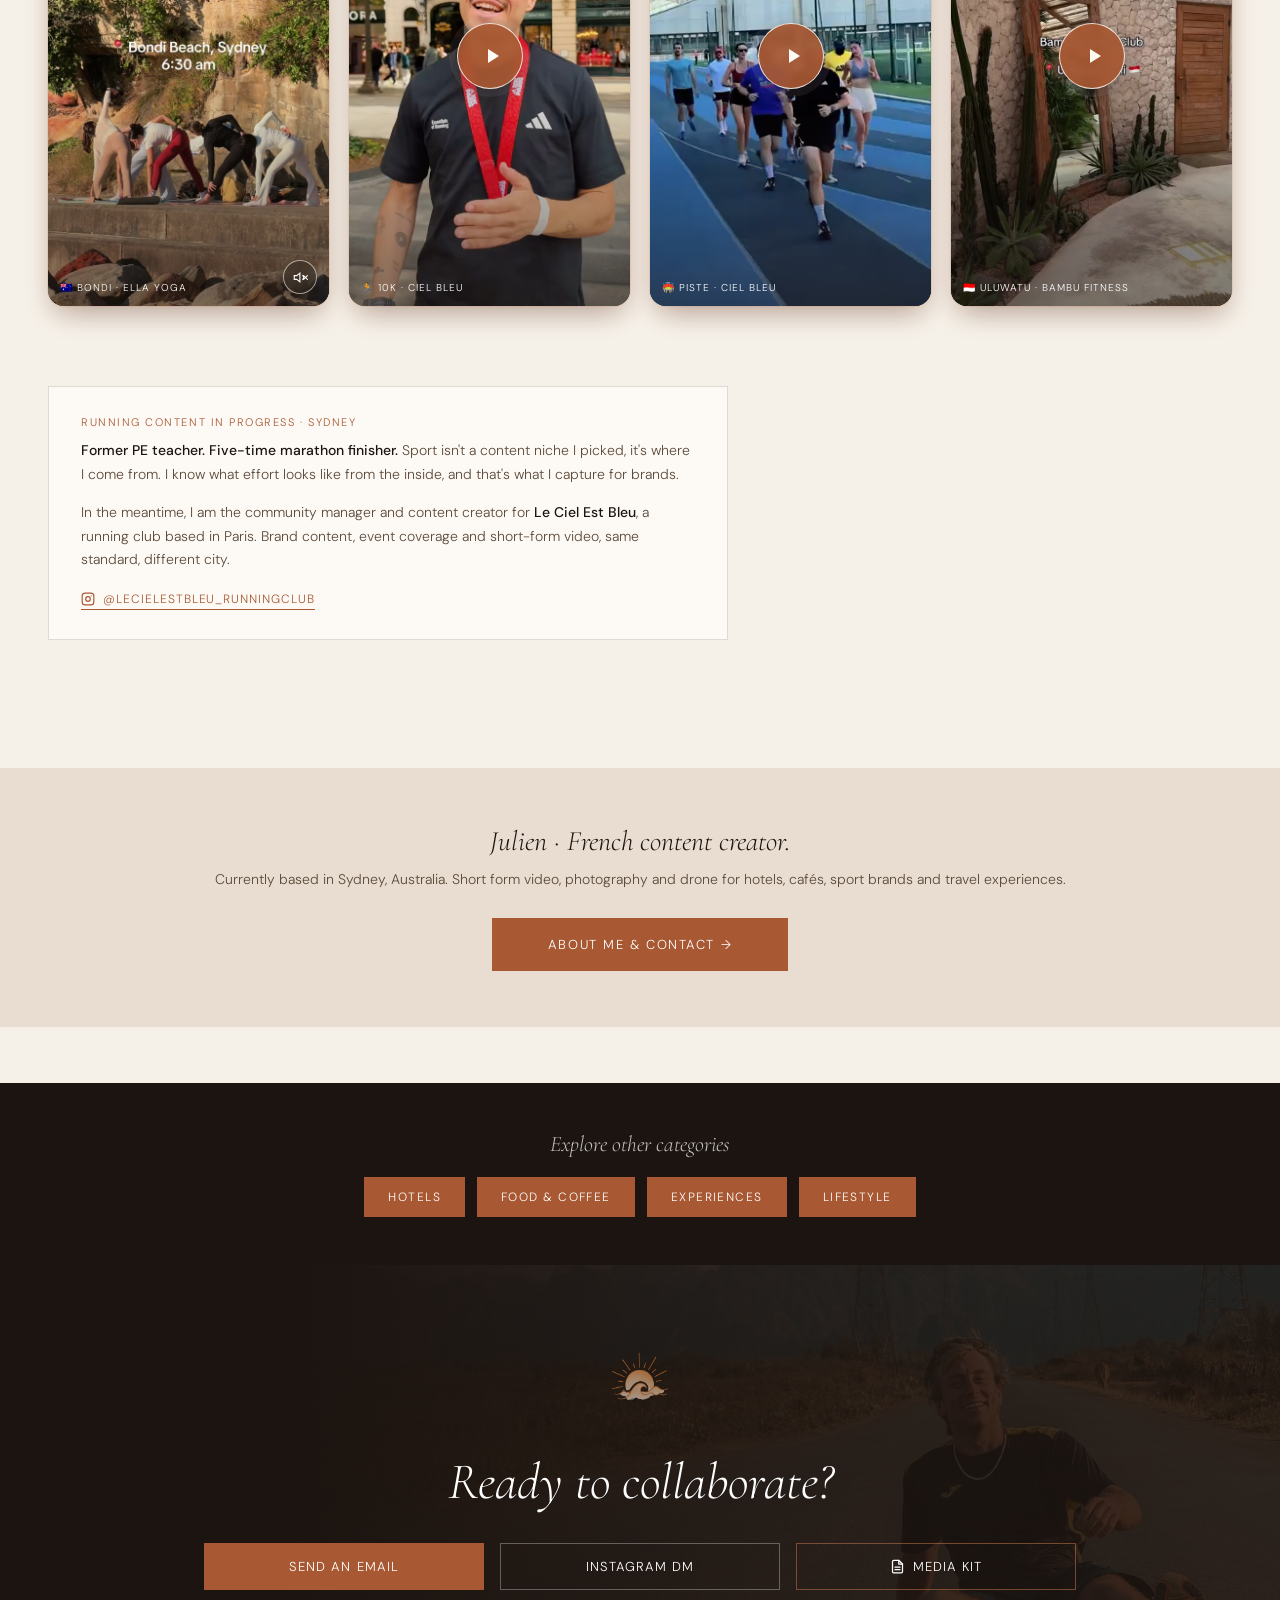
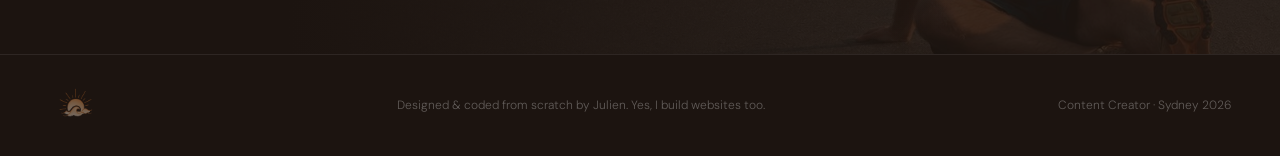
<file: portfolio-sport.html>
<!DOCTYPE html>
<html lang="en">
<head>
<meta charset="UTF-8">
<meta name="viewport" content="width=device-width, initial-scale=1.0">
<meta name="theme-color" content="#F5F0E8">
<meta name="description" content="Sport and running content by Julien. Short-form video and photography for activewear brands, running stores and sport lifestyle in Sydney.">
<meta property="og:title" content="Sport &amp; Running · Julien · Content Creator">
<meta property="og:description" content="Training content, race days, activewear and sport lifestyle in Sydney. Currently in Australia and available in Sydney.">
<meta property="og:image" content="https://juenvie.com/images/partage/portfolio-sport.jpg">
<meta property="og:image:width" content="1200">
<meta property="og:image:height" content="630">
<meta property="og:image:alt" content="Running group on the cobbled quays of Paris">
<meta property="og:type" content="website">
<meta property="og:url" content="https://juenvie.com/portfolio-sport.html">
<meta name="twitter:card" content="summary_large_image">
<meta name="twitter:image" content="https://juenvie.com/images/partage/portfolio-sport.jpg">
<meta name="twitter:image:alt" content="Running group on the cobbled quays of Paris">
<link rel="canonical" href="https://juenvie.com/portfolio-sport.html">
<title>Sport &amp; Running · Julien · Content Creator</title>
<link rel="icon" type="image/png" sizes="32x32" href="images/favicon-32.png">
<link rel="apple-touch-icon" sizes="180x180" href="images/apple-touch-icon.png">
<link rel="preconnect" href="https://fonts.googleapis.com">
<link rel="preconnect" href="https://fonts.gstatic.com" crossorigin>
<link href="https://fonts.googleapis.com/css2?family=Cormorant+Garamond:ital,wght@0,300;0,400;0,600;1,300;1,400&family=DM+Sans:wght@300;400;500&display=swap" rel="stylesheet">
<style>
  :root { --cream: #F5F0E8; --sand: #E8DDD0; --terracotta: #A85832; --deep: #1C1410; --mid: #5C4A3A; --light: #7A6A5A; --accent: #A85832; --white: #FDFAF6; }
  * { margin: 0; padding: 0; box-sizing: border-box; }
  html { scroll-behavior: smooth; }
  body { background: var(--cream); color: var(--deep); font-family: 'DM Sans', sans-serif; font-weight: 300; overflow-x: hidden; }
  nav { position: fixed; top: 0; left: 0; right: 0; z-index: 1001; display: flex; justify-content: space-between; align-items: center; padding: 20px 48px; background: rgba(245,240,232,0.92); backdrop-filter: blur(12px); border-bottom: 1px solid rgba(92,74,58,0.12); }
  .nav-logo { font-family: 'Cormorant Garamond', serif; font-size: 32px; font-weight: 300; font-style: italic; letter-spacing: 0.02em; color: var(--deep); text-decoration: none; }
  .nav-links { display: flex; gap: 20px; list-style: none; margin: 0; padding: 0 48px; position: fixed; top: 0; right: 0; height: 85px; align-items: center; z-index: 1001; }
  .nav-active { color: var(--terracotta) !important; }
  .nav-links .nav-home a { font-family: 'Cormorant Garamond', serif; font-style: italic; font-weight: 600; color: var(--terracotta) !important; text-transform: none !important; letter-spacing: 0.02em !important; font-size: 16px !important; }
  .nav-links .nav-home a:hover { color: var(--deep) !important; }
  .hamburger { display: none; flex-direction: column; justify-content: center; gap: 5px; cursor: pointer; padding: 8px; z-index: 101; background: none; border: none; }
  .hamburger span { display: block; width: 24px; height: 2px; background: var(--deep); transition: all 0.3s ease; transform-origin: center; }
  .hamburger.open span:nth-child(1) { transform: translateY(7px) rotate(45deg); }
  .hamburger.open span:nth-child(2) { opacity: 0; }
  .hamburger.open span:nth-child(3) { transform: translateY(-7px) rotate(-45deg); }
  .nav-links a { font-size: 13px; letter-spacing: 0.08em; text-transform: uppercase; color: var(--mid); text-decoration: none; transition: color 0.2s; }
  .nav-links a:hover { color: var(--terracotta); }
  .nav-links .nav-cat a { border: 1px solid var(--terracotta) !important; color: var(--terracotta) !important; padding: 4px 10px !important; border-radius: 2px !important; font-size: 11px !important; letter-spacing: 0.1em !important; }
  .nav-links .nav-cat a:hover, .nav-links .nav-cat a.nav-active { background: var(--terracotta) !important; color: white !important; }
  .nav-sep { display: none; }
  .page-wrap { padding-top: 110px; padding-bottom: 80px; }
  .back-link { display: inline-block; padding: 0 48px 24px; font-size: 13px; color: var(--light); text-decoration: none; letter-spacing: 0.04em; transition: color 0.2s; }
  .back-link:hover { color: var(--terracotta); }
  .page-header { padding: 32px 48px 56px; border-bottom: 1px solid rgba(92,74,58,0.1); margin-bottom: 64px; }
  .page-eyebrow { font-size: 12px; letter-spacing: 0.15em; text-transform: uppercase; color: var(--terracotta); margin-bottom: 16px; display: flex; align-items: center; gap: 12px; }
  .page-eyebrow::before { content: ''; width: 32px; height: 1px; background: var(--terracotta); }
  .page-title { font-family: 'Cormorant Garamond', serif; font-size: clamp(48px, 6vw, 80px); font-weight: 300; line-height: 1.05; letter-spacing: -0.01em; margin-bottom: 16px; }
  .page-title em { font-style: italic; color: var(--terracotta); }
  .page-subtitle { font-size: 16px; line-height: 1.7; color: var(--mid); max-width: 560px; }
  .portfolio-nav { display: flex; flex-wrap: wrap; justify-content: flex-start; gap: 10px; margin-top: 28px; }
  .portfolio-nav a { font-size: 13px; letter-spacing: 0.02em; color: var(--mid); text-decoration: none; padding: 9px 18px; border: 1px solid rgba(92,74,58,0.2); border-radius: 999px; transition: all 0.2s; display: inline-flex; align-items: center; gap: 8px; white-space: nowrap; }
  .portfolio-nav a:hover { color: var(--white); background: var(--terracotta); border-color: var(--terracotta); }
  .category-section { padding: 0 48px 80px; scroll-margin-top: 24px; }
  .category-subtitle { font-size: 14px; line-height: 1.65; color: var(--light); max-width: 520px; margin-bottom: 36px; }
  .photo-grid { columns: 3; column-gap: 8px; }
  .photo-card { break-inside: avoid; margin-bottom: 8px; position: relative; overflow: hidden; cursor: pointer; border-radius: 8px; transition: box-shadow 0.35s ease, transform 0.35s ease; }
  .photo-card img { width: 100%; height: auto; display: block; transition: transform 0.5s ease; }
  .photo-card:hover img { transform: scale(1.03); }
  .photo-card:hover { transform: translateY(-3px); box-shadow: 0 0 0 1px rgba(196,113,74,0.3), 0 10px 28px rgba(196,113,74,0.3), 0 14px 30px -12px rgba(28,20,16,0.35); z-index: 3; }
  .photo-overlay { position: absolute; inset: 0; background: linear-gradient(to top, rgba(28,20,16,0.72) 0%, transparent 55%); opacity: 0; transition: opacity 0.3s; display: flex; align-items: flex-end; padding: 14px; }
  .photo-card:hover .photo-overlay { opacity: 1; }
  .photo-tag { font-size: 11px; letter-spacing: 0.1em; text-transform: uppercase; color: white; }
  .photo-placeholder { break-inside: avoid; margin-bottom: 8px; background: var(--sand); aspect-ratio: 4 / 3; display: flex; flex-direction: column; align-items: center; justify-content: center; gap: 8px; color: var(--light); font-size: 12px; letter-spacing: 0.06em; text-transform: uppercase; border: 1px dashed rgba(92,74,58,0.25); border-radius: 8px; cursor: default; }
  .photo-placeholder.portrait { aspect-ratio: 3 / 4; }
  .photo-placeholder svg { opacity: 0.4; }
  .video-row { display: grid; grid-template-columns: repeat(4, 1fr); gap: 20px; margin-top: 16px; }
  .video-placeholder { background: var(--deep); aspect-ratio: 9 / 16; display: flex; flex-direction: column; align-items: center; justify-content: center; gap: 10px; color: rgba(255,255,255,0.35); font-size: 12px; letter-spacing: 0.06em; text-transform: uppercase; border: 1px dashed rgba(255,255,255,0.12); cursor: default; }
  .video-placeholder svg { opacity: 0.3; }
  .video-row .video-card { position: relative; aspect-ratio: 9 / 16; background: var(--deep); overflow: hidden; cursor: pointer; border-radius: 16px; box-shadow: 0 0 0 1px rgba(196,113,74,0.15), 0 8px 24px rgba(196,113,74,0.2), 0 14px 30px -12px rgba(28,20,16,0.35); transition: box-shadow 0.35s ease, transform 0.35s ease; }
  .video-row .video-card:hover { transform: translateY(-4px); box-shadow: 0 0 0 1.5px rgba(196,113,74,0.35), 0 12px 34px rgba(196,113,74,0.35), 0 20px 42px -12px rgba(28,20,16,0.4); z-index: 4; }
  .video-row .video-card video { width: 100%; height: 100%; object-fit: cover; display: block; }
  .video-row .video-card-overlay { position: absolute; inset: 0; background: linear-gradient(to top, rgba(28,20,16,0.55) 0%, transparent 50%); display: flex; flex-direction: column; justify-content: flex-end; align-items: flex-start; padding: 12px; transition: background 0.3s; }
  .video-row .video-card:hover .video-card-overlay { background: linear-gradient(to top, rgba(28,20,16,0.65) 0%, transparent 50%); }
  .video-row .video-card-label { font-size: 10px; letter-spacing: 0.1em; text-transform: uppercase; color: white; }
  .sound-btn { width: 30px; height: 30px; border-radius: 50%; flex-shrink: 0; background: rgba(0,0,0,0.55); border: 1.5px solid rgba(255,255,255,0.85); display: flex; align-items: center; justify-content: center; cursor: pointer; backdrop-filter: blur(6px); transition: background 0.2s, transform 0.15s; box-shadow: 0 2px 8px rgba(0,0,0,0.35); color: white; font: inherit; padding: 0; appearance: none; -webkit-appearance: none; }
  .sound-btn svg { width: 13px; height: 13px; }
  .sound-btn:hover { background: rgba(0,0,0,0.75); transform: scale(1.1); }
  .sound-btn.unmuted { background: rgba(196,113,74,0.85); border-color: rgba(196,113,74,1); }
  .video-card-bottom { width: 100%; display: flex; justify-content: space-between; align-items: flex-end; gap: 10px; }
  .video-row .video-card-label { min-width: 0; }
  /* 3 cartes verticales : largeur max calée pour garder des cartes de ~340px,
     comme quand la rangée en comptait 2 (3 × 340 + 2 × 20 de gouttière). */
  .video-row--4 { grid-template-columns: repeat(4, 1fr); max-width: 1320px; margin-left: auto; margin-right: auto; }
  .portfolio-cta-block { margin-top: 56px; padding: 48px 32px; background: var(--deep); text-align: center; }
  .portfolio-cta-block p { font-family: 'Cormorant Garamond',serif; font-size: 22px; font-weight:300; font-style:italic; color: rgba(255,255,255,0.75); margin-bottom: 20px; }
  .btn-portfolio-big { display: inline-block; padding: 18px 56px; background: var(--terracotta); color: white; font-size: 13px; letter-spacing: 0.12em; text-transform: uppercase; text-decoration: none; transition: background 0.25s; font-family: 'DM Sans', sans-serif; }
  .btn-portfolio-big:hover { background: #b05e38; }
  .contact-links { display: flex; justify-content: center; gap: 16px; flex-wrap: wrap; }
  .contact-link { display: inline-flex; align-items: center; justify-content: center; gap: 8px; padding: 14px 36px; width: 280px; background: var(--terracotta); color: white; font-size: 13px; letter-spacing: 0.08em; text-transform: uppercase; text-decoration: none; transition: background 0.2s; font-family: 'DM Sans', sans-serif; }
  .contact-link:hover { background: #b05e38; }
  .contact-link.outline { background: transparent; border: 1px solid rgba(255,255,255,0.3); color: white; }
  .contact-link.outline:hover { border-color: white; }
  footer { background: var(--deep); border-top: 1px solid rgba(255,255,255,0.08); padding: 20px 48px; display: flex; justify-content: space-between; align-items: center; flex-wrap: wrap; gap: 12px; }
  footer span { font-size: 12px; color: rgba(255,255,255,0.3); }
  .whatsapp-float { position: fixed; bottom: 24px; right: 24px; z-index: 999; width: 48px; height: 48px; border-radius: 50%; background: #25D366; display: flex; align-items: center; justify-content: center; box-shadow: 0 4px 16px rgba(37,211,102,0.4); text-decoration: none; transition: transform 0.2s; }
  .whatsapp-float:hover { transform: scale(1.08); }
  @media (max-width: 900px) {
    .nav-links .nav-cat a { font-size: 16px !important; font-family: 'DM Sans', sans-serif !important; font-style: normal !important; text-transform: uppercase !important; letter-spacing: 0.1em !important; border: 1px solid rgba(196,113,74,0.5) !important; color: var(--terracotta) !important; padding: 8px 22px !important; border-radius: 2px !important; }
    .nav-links .nav-cat a:hover, .nav-links .nav-cat a.nav-active { background: var(--terracotta) !important; color: white !important; border-color: var(--terracotta) !important; }
    .nav-links .nav-home a { font-size: 30px !important; color: var(--terracotta) !important; }
    .nav-links .nav-home a:hover { color: white !important; }
    .nav-sep { display: block; width: 40px; height: 1px; background: rgba(255,255,255,0.2); margin: 4px auto; }
    nav { padding: 16px 24px; }
    .nav-links { display: flex; flex-direction: column; position: fixed; inset: 0; width: 100vw; height: 100vh; background: rgba(28,20,16,0.97); z-index: 1000; justify-content: center; align-items: center; gap: 32px; padding: 80px 40px; overflow-y: auto; opacity: 0; visibility: hidden; pointer-events: none; transform: translateY(-10px); transition: opacity 0.3s ease, transform 0.3s ease, visibility 0.3s ease; }
    .nav-links.open { opacity: 1; visibility: visible; pointer-events: auto; transform: translateY(0); }
    .nav-links a { font-family: 'Cormorant Garamond', serif; font-style: italic; font-size: 32px; font-weight: 300; color: var(--white); text-transform: none; letter-spacing: 0.02em; }
    .nav-links a:hover { color: var(--terracotta); }
    .hamburger { display: flex; }
    .hamburger span { background: var(--deep); }
    .hamburger.open span { background: white; }
    .back-link { padding: 0 24px 20px; }
    .page-header { padding: 24px 24px 40px; margin-bottom: 40px; }
    .category-section { padding: 0 24px 56px; }
    footer { padding: 16px 24px; }
    .video-row { grid-template-columns: 1fr 1fr; }
  }
  @media (max-width: 768px) { .photo-grid { columns: 2; column-gap: 6px; } }
  @media (max-width: 480px) { .photo-grid { columns: 2; column-gap: 6px; } .category-section { padding: 0 16px 48px; } .page-title { font-size: 36px; } .page-header { padding: 20px 16px 36px; } footer { flex-direction: column; text-align: center; gap: 8px; padding: 16px; } .contact-links { flex-direction: column; align-items: center; } .contact-link { width: 280px; } }

  /* ── REVEAL SYS (shared) ── */
  .has-js .page-eyebrow  { animation: rsRise .7s .05s both cubic-bezier(.22,1,.36,1); }
  .has-js .page-title    { animation: rsRise .8s .15s both cubic-bezier(.22,1,.36,1); }
  .has-js .page-subtitle { animation: rsRise .8s .30s both cubic-bezier(.22,1,.36,1); }
  .has-js .portfolio-nav { animation: rsRise .8s .45s both cubic-bezier(.22,1,.36,1); }
  @keyframes rsRise { from { opacity:0; transform:translateY(22px); } to { opacity:1; transform:none; } }
  .has-js .rs-card { opacity:0; transform:translateY(20px); transition:opacity .7s ease, transform .8s cubic-bezier(.22,1,.36,1); transition-delay:var(--d,0s); }
  .has-js .rs-card.rs-in { opacity:1; transform:none; }
  .has-js .category-title { opacity:0; transform:translateY(18px); transition:opacity .8s ease, transform .9s cubic-bezier(.22,1,.36,1); }
  .has-js .category-title.rs-in { opacity:1; transform:none; }
  nav { transition: box-shadow .3s ease, background .3s ease; }
  nav.scrolled { box-shadow:0 6px 24px rgba(28,20,16,.07); background:rgba(245,240,232,.97); }
  .btn-portfolio .arr, .btn-portfolio-big .arr { display:inline-block; transition:transform .3s cubic-bezier(.22,1,.36,1); }
  .btn-portfolio:hover .arr, .btn-portfolio-big:hover .arr { transform:translateX(5px); }
  @media (prefers-reduced-motion: reduce) {
    .has-js .page-eyebrow,.has-js .page-title,.has-js .page-subtitle,.has-js .portfolio-nav { animation:none!important; }
    .has-js .rs-card,.has-js .category-title { opacity:1!important; transform:none!important; transition:none!important; }
  }
  @media (max-width: 900px) { .video-row { gap: 14px; } }
  @media (max-width: 480px) { .video-row { gap: 12px; } }
</style>
<link rel="stylesheet" href="assets/site.css">
<script src="assets/site.js" defer></script>
<script>document.documentElement.className += ' has-js';</script>
<!-- Mesure d'audience GoatCounter : aucun cookie, aucune donnée personnelle,
     donc pas de bandeau de consentement. Tableau de bord sur
     https://juenvie.goatcounter.com -->
<script data-goatcounter="https://juenvie.goatcounter.com/count" async src="//gc.zgo.at/count.js"></script>
<script type="application/ld+json">
{
  "@context": "https://schema.org",
  "@type": "CollectionPage",
  "name": "Sport & Running · Julien · Content Creator",
  "url": "https://juenvie.com/portfolio-sport.html",
  "description": "Sport and running content for activewear brands, running stores and sport lifestyle in Sydney.",
  "inLanguage": "en",
  "isPartOf": { "@type": "WebSite", "name": "ju.en.vie · Julien · Content Creator", "url": "https://juenvie.com/" },
  "author": { "@type": "Person", "name": "Julien", "alternateName": "ju.en.vie", "url": "https://juenvie.com/", "jobTitle": "UGC Content Creator" }
}
</script>
</head>
<body>

<nav>
  <a href="index.html" class="nav-logo" style="display:flex;align-items:center;gap:10px;">
    <img src="images/logo_transparent.png" alt="ju.en.vie logo" style="height:52px;width:auto;filter:drop-shadow(0 2px 8px rgba(196,113,74,0.7)) drop-shadow(0 0 3px rgba(196,113,74,0.4));" width="320" height="320">
    ju.en.vie
  </a>
  <button class="hamburger" id="hamburger" aria-label="Menu" aria-expanded="false" aria-controls="nav-links">
    <span></span><span></span><span></span>
  </button>
</nav>
<ul class="nav-links" id="nav-links">
  <li class="nav-home"><a href="index.html">← Home</a></li>
  <li class="nav-sep"></li>
  <li class="nav-cat"><a href="portfolio-hotels.html">Hotels</a></li>
  <li class="nav-cat"><a href="portfolio-food.html">Food</a></li>
  <li class="nav-cat"><a href="portfolio-sport.html" class="nav-active">Sport</a></li>
  <li class="nav-cat"><a href="portfolio-experiences.html">Experiences</a></li>
  <li class="nav-cat"><a href="portfolio-lifestyle.html">Lifestyle</a></li>
  <li class="nav-sep"></li>
  <li><a href="index.html#contact">Contact</a></li>
  <li><a href="https://bio.site/juenvie" target="_blank">Links</a></li>
</ul>

<div class="page-wrap">

  <a href="index.html" class="back-link">← Julien · Content Creator</a>

  <div class="page-header">
    <div class="page-eyebrow">Category 03 · Sport &amp; Running</div>
    <h1 class="page-title">Content built<br><em>for movement.</em></h1>
    <p class="page-subtitle">Training days, race content, activewear and sport lifestyle. For brands that take performance seriously.</p>
    <div class="portfolio-nav">
      <a href="#photos">Photos</a>
      <a href="#videos">Videos</a>
    </div>
  </div>

  <section class="category-section" id="photos">

    <div class="photo-grid">

      <div class="photo-card">
        <picture><source type="image/webp" media="(max-width: 768px)" srcset="images/webp/julien-sidemen-800.webp"><img src="images/julien-sidemen.jpg" alt="Sidemen · Adidas running jersey in the rice fields · Bali" width="1200" height="1600" loading="lazy"></picture>
        <div class="photo-overlay"><span class="photo-tag">🇮🇩 Sidemen · Running Portrait</span></div>
      </div>

      <div class="photo-card">
        <picture><source type="image/webp" media="(max-width: 768px)" srcset="images/webp/sport-central-park-800.webp"><img src="images/sport-central-park.jpg" alt="Central Park · NYC · Sport" width="3024" height="4032" loading="lazy"></picture>
        <div class="photo-overlay"><span class="photo-tag">🇺🇸 Central Park · NYC</span></div>
      </div>

      <div class="photo-card">
        <picture><source type="image/webp" media="(max-width: 768px)" srcset="images/webp/sport-bambu-uluwatu-800.webp"><img src="images/sport-bambu-uluwatu.jpg" alt="Uluwatu · Bali · Outdoor Gym, Squat Rack" width="1200" height="1600" loading="lazy"></picture>
        <div class="photo-overlay"><span class="photo-tag">🇮🇩 Uluwatu · Outdoor Gym</span></div>
      </div>

      <div class="photo-card">
        <picture><source type="image/webp" media="(max-width: 768px)" srcset="images/webp/shanon-yoga-bondi-800.webp"><img src="images/shanon-yoga-bondi.jpg" alt="Sunrise yoga class with Shanon Yoga on the Bondi Beach promenade, Sydney" width="1200" height="1600" loading="lazy"></picture>
        <div class="photo-overlay"><span class="photo-tag">🇦🇺 Bondi · Shanon Yoga</span></div>
      </div>

      <div class="photo-card">
        <picture><source type="image/webp" media="(max-width: 768px)" srcset="images/webp/run-sunset-bali-800.webp"><img src="images/run-sunset-bali.jpg" alt="Bali · Sunset Run · Running Portrait" width="1200" height="1600" loading="lazy"></picture>
        <div class="photo-overlay"><span class="photo-tag">🇮🇩 Bali · Sunset Run</span></div>
      </div>

      <div class="photo-card">
        <picture><source type="image/webp" media="(max-width: 768px)" srcset="images/webp/moi-yoga-omni-800.webp"><img src="images/moi-yoga-omni.jpg" alt="Canggu · Bali · Omni Social Wellness Club, Yoga Studio" width="1600" height="2133" loading="lazy"></picture>
        <div class="photo-overlay"><span class="photo-tag">🇮🇩 Canggu · Omni · Yoga Studio</span></div>
      </div>

      <div class="photo-card">
        <picture><source type="image/webp" media="(max-width: 768px)" srcset="images/webp/banc-omni-800.webp"><img src="images/banc-omni.jpg" alt="Canggu · Bali · Omni Social Wellness Club, Gym Floor" width="1600" height="1200" loading="lazy"></picture>
        <div class="photo-overlay"><span class="photo-tag">🇮🇩 Canggu · Omni · Gym Floor</span></div>
      </div>

      <div class="photo-card">
        <picture><source type="image/webp" media="(max-width: 768px)" srcset="images/webp/alteres-omni-800.webp"><img src="images/alteres-omni.jpg" alt="Canggu · Bali · Omni Social Wellness Club, Dumbbell Rack" width="1600" height="2133" loading="lazy"></picture>
        <div class="photo-overlay"><span class="photo-tag">🇮🇩 Canggu · Omni · Dumbbells</span></div>
      </div>

      <div class="photo-card">
        <picture><source type="image/webp" media="(max-width: 768px)" srcset="images/webp/poids-omni-800.webp"><img src="images/poids-omni.jpg" alt="Canggu · Bali · Omni Social Wellness Club, Rooftop Weight Plates" width="1600" height="2133" loading="lazy"></picture>
        <div class="photo-overlay"><span class="photo-tag">🇮🇩 Canggu · Omni · Rooftop Weights</span></div>
      </div>

      <div class="photo-card">
        <picture><source type="image/webp" media="(max-width: 768px)" srcset="images/webp/relax-omni-800.webp"><img src="images/relax-omni.jpg" alt="Canggu · Bali · Omni Social Wellness Club, Outdoor Recovery Lounge" width="1600" height="1200" loading="lazy"></picture>
        <div class="photo-overlay"><span class="photo-tag">🇮🇩 Canggu · Omni · Recovery Garden</span></div>
      </div>

      <div class="photo-card">
        <picture><source type="image/webp" media="(max-width: 768px)" srcset="images/webp/night-omni-800.webp"><img src="images/night-omni.jpg" alt="Canggu · Bali · Omni Social Wellness Club, Entrance by Night" width="1600" height="2133" loading="lazy"></picture>
        <div class="photo-overlay"><span class="photo-tag">🇮🇩 Canggu · Omni · By Night</span></div>
      </div>

      <div class="photo-card">
        <picture><source type="image/webp" media="(max-width: 768px)" srcset="images/webp/sydney-marathon-bridge-800.webp"><img src="images/sydney-marathon-bridge.jpg" alt="Sydney Marathon finisher biting the medal, Harbour Bridge behind" width="1200" height="1600" loading="lazy"></picture>
        <div class="photo-overlay"><span class="photo-tag">🇦🇺 Sydney · Marathon Finisher</span></div>
      </div>

      <div class="photo-card">
        <picture><source type="image/webp" media="(max-width: 768px)" srcset="images/webp/ella-yoga-bondi-800.webp"><img src="images/ella-yoga-bondi.jpg" alt="Ella Yoga class stretching against the sandstone cliff at Bondi, Sydney" width="1200" height="1600" loading="lazy"></picture>
        <div class="photo-overlay"><span class="photo-tag">🇦🇺 Bondi · Ella Yoga</span></div>
      </div>

      <div class="photo-card">
        <picture><source type="image/webp" media="(max-width: 768px)" srcset="images/webp/paris-lacoste-800.webp"><img src="images/paris-lacoste.jpg" alt="Paris · Club Lacoste · Padel Court" width="1200" height="1600" loading="lazy"></picture>
        <div class="photo-overlay"><span class="photo-tag">🇫🇷 Paris · Club Lacoste · Padel</span></div>
      </div>

      <div class="photo-card">
        <picture><source type="image/webp" media="(max-width: 768px)" srcset="images/webp/6-ciel-bleu-800.webp"><img src="images/6-ciel-bleu.jpg" alt="Paris · Ciel Bleu x Adidas · Team Portrait" width="1067" height="1600" loading="lazy"></picture>
        <div class="photo-overlay"><span class="photo-tag">🇫🇷 Paris · Ciel Bleu x Adidas</span></div>
      </div>

      <div class="photo-card">
        <picture><source type="image/webp" media="(max-width: 768px)" srcset="images/webp/adidas-stairs-800.webp"><img src="images/adidas-stairs.jpg" alt="Paris · Adidas District · Stair Training" width="1200" height="1600" loading="lazy"></picture>
        <div class="photo-overlay"><span class="photo-tag">🇫🇷 Paris · Adidas District</span></div>
      </div>

      <div class="photo-card">
        <picture><source type="image/webp" media="(max-width: 768px)" srcset="images/webp/ciel-bleu-back-800.webp"><img src="images/ciel-bleu-back.jpg" alt="Paris · Ciel Bleu · Running Jersey" width="1067" height="1600" loading="lazy"></picture>
        <div class="photo-overlay"><span class="photo-tag">🇫🇷 Paris · Ciel Bleu · Jersey</span></div>
      </div>

      <div class="photo-card">
        <picture><source type="image/webp" media="(max-width: 768px)" srcset="images/webp/ciel-bleu-coffe-800.webp"><img src="images/ciel-bleu-coffe.jpg" alt="Paris · Ciel Bleu · Post Run Coffee Stop" width="1200" height="1600" loading="lazy"></picture>
        <div class="photo-overlay"><span class="photo-tag">🇫🇷 Paris · Ciel Bleu · Coffee Stop</span></div>
      </div>

      <div class="photo-card">
        <picture><source type="image/webp" media="(max-width: 768px)" srcset="images/webp/ciel-bleu-quais-800.webp"><img src="images/ciel-bleu-quais.jpg" alt="Paris · Ciel Bleu · Running on the Seine Quays" width="1067" height="1600" loading="lazy"></picture>
        <div class="photo-overlay"><span class="photo-tag">🇫🇷 Paris · Ciel Bleu · Seine Quays</span></div>
      </div>

      <div class="photo-card">
        <picture><source type="image/webp" media="(max-width: 768px)" srcset="images/webp/piste-800.webp"><img src="images/piste.jpg" alt="Paris · Athletics Track · Training Session" width="1600" height="2133" loading="lazy"></picture>
        <div class="photo-overlay"><span class="photo-tag">🇫🇷 Paris · Athletics Track</span></div>
      </div>

      <div class="photo-card">
        <picture><source type="image/webp" media="(max-width: 768px)" srcset="images/webp/piste-virage-800.webp"><img src="images/piste-virage.jpg" alt="Paris · Athletics Track · Curve Lanes" width="1600" height="2133" loading="lazy"></picture>
        <div class="photo-overlay"><span class="photo-tag">🇫🇷 Paris · Track Curve</span></div>
      </div>

      <div class="photo-card">
        <picture><source type="image/webp" media="(max-width: 768px)" srcset="images/webp/padel-eifel-800.webp"><img src="images/padel-eifel.jpg" alt="Paris · Padel Court · Eiffel Tower View" width="1600" height="1200" loading="lazy"></picture>
        <div class="photo-overlay"><span class="photo-tag">🇫🇷 Paris · Padel · Eiffel Tower</span></div>
      </div>

      <div class="photo-card">
        <picture><source type="image/webp" media="(max-width: 768px)" srcset="images/webp/padel-lacoste-800.webp"><img src="images/padel-lacoste.jpg" alt="Paris · Padel · Club Lacoste Court" width="1200" height="1600" loading="lazy"></picture>
        <div class="photo-overlay"><span class="photo-tag">🇫🇷 Paris · Padel · Lacoste</span></div>
      </div>

    </div>

  </section>

  <section class="category-section" id="videos" style="padding-top: 0;">
    <div class="video-row video-row--4">
      <div class="video-card rs-card" style="--d:0s;">
        <video src="videos/sport/ella-yoga-bondi.mp4" muted playsinline loop preload="none" poster="videos/sport/ella-yoga-bondi-poster.jpg"></video>
        <div class="video-card-overlay">
          <div class="video-card-bottom">
            <div class="video-card-label">🇦🇺 Bondi · Ella Yoga</div>
            <button class="sound-btn" type="button" aria-label="Toggle sound" title="Toggle sound">
              <svg width="20" height="20" viewBox="0 0 24 24" fill="none" stroke="currentColor" stroke-width="1.8" stroke-linecap="round">
                <polygon points="11 5 6 9 2 9 2 15 6 15 11 19 11 5"/>
                <path d="M15.54 8.46a5 5 0 0 1 0 7.07"/>
                <line class="muted-line" x1="23" y1="9" x2="17" y2="15" stroke="currentColor" stroke-width="1.8"/>
                <line class="muted-line" x1="17" y1="9" x2="23" y2="15" stroke="currentColor" stroke-width="1.8"/>
              </svg>
            </button>
          </div>
        </div>
      </div>
      <div class="video-card rs-card" style="--d:0.1s;">
        <video src="videos/sport/cielbleu-10k.mp4" muted playsinline loop preload="none" poster="videos/sport/cielbleu-10k-poster.jpg"></video>
        <div class="video-card-overlay">
          <div class="video-card-bottom">
            <div class="video-card-label">🏃 10k · Ciel Bleu</div>
            <button class="sound-btn" type="button" aria-label="Toggle sound" title="Toggle sound">
              <svg width="20" height="20" viewBox="0 0 24 24" fill="none" stroke="currentColor" stroke-width="1.8" stroke-linecap="round">
                <polygon points="11 5 6 9 2 9 2 15 6 15 11 19 11 5"/>
                <path d="M15.54 8.46a5 5 0 0 1 0 7.07"/>
                <line class="muted-line" x1="23" y1="9" x2="17" y2="15" stroke="currentColor" stroke-width="1.8"/>
                <line class="muted-line" x1="17" y1="9" x2="23" y2="15" stroke="currentColor" stroke-width="1.8"/>
              </svg>
            </button>
          </div>
        </div>
      </div>
      <div class="video-card rs-card" style="--d:0.2s;">
        <video src="videos/sport/cielbleu-piste.mp4" muted playsinline loop preload="none" poster="videos/sport/cielbleu-piste-poster.jpg"></video>
        <div class="video-card-overlay">
          <div class="video-card-bottom">
            <div class="video-card-label">🏟️ Piste · Ciel Bleu</div>
            <button class="sound-btn" type="button" aria-label="Toggle sound" title="Toggle sound">
              <svg width="20" height="20" viewBox="0 0 24 24" fill="none" stroke="currentColor" stroke-width="1.8" stroke-linecap="round">
                <polygon points="11 5 6 9 2 9 2 15 6 15 11 19 11 5"/>
                <path d="M15.54 8.46a5 5 0 0 1 0 7.07"/>
                <line class="muted-line" x1="23" y1="9" x2="17" y2="15" stroke="currentColor" stroke-width="1.8"/>
                <line class="muted-line" x1="17" y1="9" x2="23" y2="15" stroke="currentColor" stroke-width="1.8"/>
              </svg>
            </button>
          </div>
        </div>
      </div>
      <div class="video-card rs-card" style="--d:0.3s;">
        <video src="videos/sport/bambu-fitness-uluwatu.mp4" muted playsinline loop preload="none" poster="videos/sport/bambu-fitness-uluwatu-poster.jpg"></video>
        <div class="video-card-overlay">
          <div class="video-card-bottom">
            <div class="video-card-label">🇮🇩 Uluwatu · Bambu Fitness</div>
            <button class="sound-btn" type="button" aria-label="Toggle sound" title="Toggle sound">
              <svg width="20" height="20" viewBox="0 0 24 24" fill="none" stroke="currentColor" stroke-width="1.8" stroke-linecap="round">
                <polygon points="11 5 6 9 2 9 2 15 6 15 11 19 11 5"/>
                <path d="M15.54 8.46a5 5 0 0 1 0 7.07"/>
                <line class="muted-line" x1="23" y1="9" x2="17" y2="15" stroke="currentColor" stroke-width="1.8"/>
                <line class="muted-line" x1="17" y1="9" x2="23" y2="15" stroke="currentColor" stroke-width="1.8"/>
              </svg>
            </button>
          </div>
        </div>
      </div>
    </div>
  </section>

  <section class="category-section" style="padding-top: 0; padding-bottom: 48px;">
    <div style="border: 1px solid rgba(92,74,58,0.18); padding: 28px 32px; max-width: 680px; background: var(--white);">
      <p style="font-size: 11px; letter-spacing: 0.14em; text-transform: uppercase; color: var(--terracotta); margin-bottom: 10px;">Running content in progress · Sydney</p>
      <p style="font-size: 14px; line-height: 1.7; color: var(--mid); margin-bottom: 14px;"><strong style="color:var(--deep); font-weight:500;">Former PE teacher. Five-time marathon finisher.</strong> Sport isn't a content niche I picked, it's where I come from. I know what effort looks like from the inside, and that's what I capture for brands.</p>
      <p style="font-size: 14px; line-height: 1.7; color: var(--mid); margin-bottom: 18px;">In the meantime, I am the community manager and content creator for <strong style="color:var(--deep); font-weight:500;">Le Ciel Est Bleu</strong>, a running club based in Paris. Brand content, event coverage and short-form video, same standard, different city.</p>
      <a href="https://www.instagram.com/lecielestbleu_runningclub/" target="_blank" rel="noopener" style="display:inline-flex; align-items:center; gap:8px; font-size:12px; letter-spacing:0.08em; text-transform:uppercase; color:var(--terracotta); text-decoration:none; border-bottom: 1px solid var(--terracotta); padding-bottom: 2px; transition: opacity 0.2s;" onmouseover="this.style.opacity='0.7'" onmouseout="this.style.opacity='1'">
        <svg width="14" height="14" viewBox="0 0 24 24" fill="none" stroke="currentColor" stroke-width="2" stroke-linecap="round" stroke-linejoin="round"><rect x="2" y="2" width="20" height="20" rx="5" ry="5"/><circle cx="12" cy="12" r="4"/><circle cx="17.5" cy="6.5" r="1" fill="currentColor" stroke="none"/></svg>
        @lecielestbleu_runningclub
      </a>
    </div>
  </section>

</div><!-- end .page-wrap -->

<!-- ABOUT MINI -->
<div style="background: var(--sand); padding: 56px 48px; text-align: center;">
  <p style="font-family:'Cormorant Garamond',serif; font-size:clamp(20px,3vw,28px); font-style:italic; color:var(--deep); margin-bottom:10px;">Julien · French content creator.</p>
  <p style="font-size:14px; color:var(--mid); margin-bottom:28px; line-height:1.6;">Currently based in Sydney, Australia. Short form video, photography and drone for hotels, cafés, sport brands and travel experiences.</p>
  <a href="index.html" class="btn-portfolio-big">About me &amp; contact <span class="arr">→</span></a>
</div>

<!-- CROSS-LINKS -->
<div class="portfolio-cta-block">
  <p>Explore other categories</p>
  <div style="display:flex; gap:12px; flex-wrap:wrap; justify-content:center; margin-top:16px;">
    <a href="portfolio-hotels.html" class="btn-portfolio-big" style="padding: 12px 24px; font-size:12px;">Hotels</a>
    <a href="portfolio-food.html" class="btn-portfolio-big" style="padding: 12px 24px; font-size:12px;">Food &amp; Coffee</a>
    <a href="portfolio-experiences.html" class="btn-portfolio-big" style="padding: 12px 24px; font-size:12px;">Experiences</a>
    <a href="portfolio-lifestyle.html" class="btn-portfolio-big" style="padding: 12px 24px; font-size:12px;">Lifestyle</a>
  </div>
</div>

<!-- CONTACT -->
<section style="background:var(--deep); padding:64px 48px; text-align:center; position:relative; overflow:hidden;">
  <picture><source type="image/webp" media="(max-width: 768px)" srcset="images/webp/photo-thakhek-etendue-800.webp"><img src="images/photo-thakhek-etendue.jpg" alt="" aria-hidden="true" style="position:absolute; top:0; left:0; height:100%; width:100%; object-fit:cover; object-position:right center; opacity:0.13; pointer-events:none; display:block;" width="1600" height="879" loading="lazy"></picture>
  <div style="position:absolute; top:0; left:0; height:100%; width:75%; background:linear-gradient(to right, var(--deep) 30%, transparent 100%); pointer-events:none;"></div>
  <div style="position:relative; z-index:1;">
    <a href="index.html" style="display:block;text-align:center;"><img src="images/logo_transparent.png" alt="ju.en.vie logo" style="height:96px;width:auto;opacity:0.6;margin-bottom:24px;display:inline-block;" width="320" height="320" loading="lazy"></a>
    <p style="font-family:'Cormorant Garamond',serif; font-size:clamp(32px,4vw,52px); font-weight:300; font-style:italic; color:white; margin-bottom:32px; line-height:1.1;">Ready to collaborate?</p>
    <div class="contact-links">
      <a href="mailto:juenvie75@gmail.com" class="contact-link">Send an email</a>
      <a href="https://www.instagram.com/ju.en.vie" target="_blank" class="contact-link outline">Instagram DM</a>
      <a href="mediakit.html" class="contact-link outline" style="border-color:rgba(196,113,74,0.55);"><svg xmlns="http://www.w3.org/2000/svg" viewBox="0 0 24 24" width="15" height="15" fill="none" stroke="currentColor" stroke-width="2" stroke-linecap="round" stroke-linejoin="round"><path d="M14 2H6a2 2 0 0 0-2 2v16a2 2 0 0 0 2 2h12a2 2 0 0 0 2-2V8z"/><polyline points="14 2 14 8 20 8"/><line x1="16" y1="13" x2="8" y2="13"/><line x1="16" y1="17" x2="8" y2="17"/></svg>Media Kit</a>
    </div>
  </div>
</section>

<footer>
  <a href="index.html" style="display:inline-block;"><img src="images/logo_transparent.png" alt="ju.en.vie logo" style="height:56px;width:auto;opacity:0.4;" width="320" height="320" loading="lazy"></a>
  <span>Designed &amp; coded from scratch by Julien. Yes, I build websites too.</span>
  <span>Content Creator · Sydney 2026</span>
</footer>

<script>

  document.querySelectorAll('.sound-btn').forEach(btn => {
    btn.addEventListener('click', (e) => {
      e.stopPropagation();
      const container = btn.closest('.video-card');
      const video = container.querySelector('video');
      video.muted = !video.muted;
      btn.classList.toggle('unmuted', !video.muted);
      const line = btn.querySelector('.muted-line');
      if (line) line.style.display = video.muted ? '' : 'none';
    });
  });

  const hamburger = document.getElementById('hamburger');
  const navLinks = document.querySelector('.nav-links');
  hamburger.addEventListener('click', () => {
    hamburger.classList.toggle('open');
    navLinks.classList.toggle('open');
    hamburger.setAttribute('aria-expanded', navLinks.classList.contains('open'));
    document.body.style.overflow = navLinks.classList.contains('open') ? 'hidden' : '';
  });
  navLinks.querySelectorAll('a').forEach(link => {
    link.addEventListener('click', () => {
      hamburger.classList.remove('open');
      navLinks.classList.remove('open');
      document.body.style.overflow = '';
    });
  });
</script>
<script>
(function(){
  var reduce = window.matchMedia('(prefers-reduced-motion: reduce)').matches;
  var nav = document.querySelector('nav');
  if (nav) window.addEventListener('scroll', function(){ nav.classList.toggle('scrolled', window.scrollY > 40); }, {passive:true});
  var cards = document.querySelectorAll('.photo-card, .photo-placeholder, .video-card, .video-placeholder');
  cards.forEach(function(el,i){ el.classList.add('rs-card'); el.style.setProperty('--d', ((i%4)*0.05)+'s'); });
  var targets = [].slice.call(document.querySelectorAll('.rs-card, .category-title'));
  function reveal(el){ el.classList.add('rs-in'); }
  if (reduce) { targets.forEach(reveal); return; }
  var io = ('IntersectionObserver' in window) ? new IntersectionObserver(function(entries){
    entries.forEach(function(e){ if(e.isIntersecting){ reveal(e.target); io.unobserve(e.target); } });
  }, {threshold:0.1, rootMargin:'0px 0px -20px 0px'}) : null;
  if (io) targets.forEach(function(el){ io.observe(el); });
  // Safety net: reveal anything that has reached the viewport (covers fast scroll & anchor jumps)
  function sweep(){
    var vh = window.innerHeight, remaining = false;
    targets.forEach(function(el){
      if (el.classList.contains('rs-in')) return;
      if (el.getBoundingClientRect().top < vh * 0.92) { reveal(el); if (io) io.unobserve(el); }
      else remaining = true;
    });
    if (!remaining) window.removeEventListener('scroll', onScroll);
  }
  var ticking = false;
  function onScroll(){ if (ticking) return; ticking = true; requestAnimationFrame(function(){ sweep(); ticking = false; }); }
  window.addEventListener('scroll', onScroll, {passive:true});
  setTimeout(sweep, 120);
})();
</script>
</body>
</html>
</file>
<file: assets/site.css>
/* ══════════════════════════════════════════════════════════
   site.css — styles partagés (masonry, animations premium)
   Chargé sur toutes les pages, mis en cache par le navigateur.
   ══════════════════════════════════════════════════════════ */

/* ── Masonry équilibrée (activée par site.js, fallback = CSS columns) ── */
.photo-grid.masonry-active { columns: auto; display: flex; align-items: flex-start; gap: 8px; }
.photo-grid.masonry-active .masonry-col { flex: 1; min-width: 0; display: flex; flex-direction: column; gap: 8px; }
.photo-grid.masonry-active .photo-card { margin-bottom: 0; }
@media (max-width: 768px) {
  .photo-grid.masonry-active { gap: 6px; }
  .photo-grid.masonry-active .masonry-col { gap: 6px; }
}

/* ── Reveal premium : zoom-out subtil des photos à l'apparition ── */
.has-js .rs-card:not(.rs-in) img { transform: scale(1.06); }
/* le retour à scale(1) est géré par la transition transform déjà présente sur .photo-card img */

/* ── Transitions de page (View Transitions API, dégrade proprement) ── */
@view-transition { navigation: auto; }
::view-transition-old(root) { animation-duration: 0.22s; }
::view-transition-new(root) { animation-duration: 0.22s; }

/* ── Parallax hero : évite tout saut si JS absent ── */
.has-js .hero-visual { will-change: transform; }

/* ── Resserrage des blancs sur mobile (index) ── */
@media (max-width: 900px) {
  .portfolio-gallery { margin-top: 40px; }
  .section-title { margin-bottom: 32px; }
}

/* ── Barre de progression de lecture (injectée par site.js) ── */
.scroll-progress {
  position: fixed; top: 0; left: 0; z-index: 3000;
  width: 100%; height: 2px;
  background: var(--terracotta, #A85832);
  transform: scaleX(0); transform-origin: left;
  pointer-events: none;
}

/* ── Soulignement animé des liens de navigation ── */
.nav-links li:not(.nav-cat) a { position: relative; }
.nav-links li:not(.nav-cat) a::after {
  content: ''; position: absolute; left: 0; bottom: -4px;
  width: 100%; height: 1px;
  background: var(--terracotta, #A85832);
  transform: scaleX(0); transform-origin: right;
  transition: transform 0.35s cubic-bezier(0.22, 1, 0.36, 1);
}
.nav-links li:not(.nav-cat) a:hover::after,
.nav-links li:not(.nav-cat) a.nav-active::after {
  transform: scaleX(1); transform-origin: left;
}

/* ── Soulignement "manuscrit" du mot-clé du hero ── */
.hero-title em { position: relative; display: inline-block; }
.em-stroke {
  position: absolute; left: -2%; bottom: -0.08em;
  width: 104%; height: 0.22em; overflow: visible;
  pointer-events: none;
}
.em-stroke path {
  stroke-dasharray: 130; stroke-dashoffset: 130;
}
.has-js .em-stroke path {
  animation: em-draw 0.9s cubic-bezier(0.65, 0, 0.35, 1) 1.25s forwards;
}
@keyframes em-draw { to { stroke-dashoffset: 0; } }

@media (prefers-reduced-motion: reduce) {
  .has-js .rs-card:not(.rs-in) img { transform: none !important; }
  ::view-transition-old(root), ::view-transition-new(root) { animation: none !important; }
  .scroll-progress { display: none; }
  .nav-links li:not(.nav-cat) a::after { transition: none; }
  .em-stroke path { animation: none !important; stroke-dashoffset: 0; }
}

/* ══════════════════════════════════════════════════════════
   Contrôles vidéo — direction artistique Ju.en.vie
   (surcharge les styles inline des pages, chargés avant ce fichier)
   Palette : terracotta #A85832, crème #F5F0E8, brun profond #1C1410
   ══════════════════════════════════════════════════════════ */

/* ── Bouton Play (vidéos verticales) : CTA terracotta, halo crème ── */
.video-card.needs-play { cursor: pointer; }
.video-play-btn {
  position: absolute; top: 50%; left: 50%;
  transform: translate(-50%, -50%);
  width: 66px; height: 66px; border-radius: 50%;
  background: rgba(168,88,50,0.92);
  border: 1px solid rgba(245,240,232,0.9);
  color: var(--white, #FDFAF6);
  backdrop-filter: blur(3px); -webkit-backdrop-filter: blur(3px);
  display: flex; align-items: center; justify-content: center;
  cursor: pointer; z-index: 6; padding: 0;
  box-shadow: 0 6px 22px rgba(28,20,16,0.42), 0 0 0 8px rgba(245,240,232,0.08);
  transition: opacity 0.3s ease, background 0.25s ease,
              transform 0.25s ease, box-shadow 0.25s ease;
}
.video-play-btn svg { width: 24px; height: 24px; margin-left: 4px; }
.video-card:hover .video-play-btn {
  background: var(--terracotta, #A85832);
  transform: translate(-50%, -50%) scale(1.09);
  box-shadow: 0 8px 28px rgba(28,20,16,0.5), 0 0 0 10px rgba(245,240,232,0.13);
}
.video-play-btn:focus-visible {
  outline: none;
  box-shadow: 0 6px 22px rgba(28,20,16,0.42), 0 0 0 4px rgba(245,240,232,0.85);
}
.video-card.is-playing .video-play-btn { opacity: 0; pointer-events: none; }
.video-card.needs-play:not(.is-playing) .sound-btn { display: none; }

/* ── Bouton son : verre chaud brun, terracotta quand le son est actif ── */
.sound-btn {
  width: 34px; height: 34px; border-radius: 50%; flex-shrink: 0;
  background: rgba(28,20,16,0.4);
  border: 1px solid rgba(245,240,232,0.6);
  color: var(--white, #FDFAF6);
  display: flex; align-items: center; justify-content: center;
  cursor: pointer;
  backdrop-filter: blur(8px); -webkit-backdrop-filter: blur(8px);
  box-shadow: 0 2px 10px rgba(28,20,16,0.3);
  transition: background 0.25s ease, border-color 0.25s ease, transform 0.2s ease;
  font: inherit; padding: 0; appearance: none; -webkit-appearance: none;
}
.sound-btn svg { width: 15px; height: 15px; }
.sound-btn:hover {
  background: rgba(28,20,16,0.62);
  border-color: rgba(245,240,232,0.9);
  transform: scale(1.08);
}
.sound-btn.unmuted {
  background: var(--terracotta, #A85832);
  border-color: var(--terracotta, #A85832);
  color: #fff;
}
.sound-btn.unmuted:hover { background: #96502c; border-color: #96502c; }
.sound-btn:focus-visible {
  outline: none;
  border-color: rgba(245,240,232,0.95);
  box-shadow: 0 0 0 3px rgba(245,240,232,0.4);
}
/* Bouton son de la vidéo drone en vedette : légèrement plus grand */
.sound-btn--featured { width: 40px; height: 40px; }
.sound-btn--featured svg { width: 17px; height: 17px; }

@media (max-width: 480px) {
  .video-play-btn { width: 56px; height: 56px; }
  .video-play-btn svg { width: 21px; height: 21px; }
  .sound-btn { width: 32px; height: 32px; }
}
</file>
